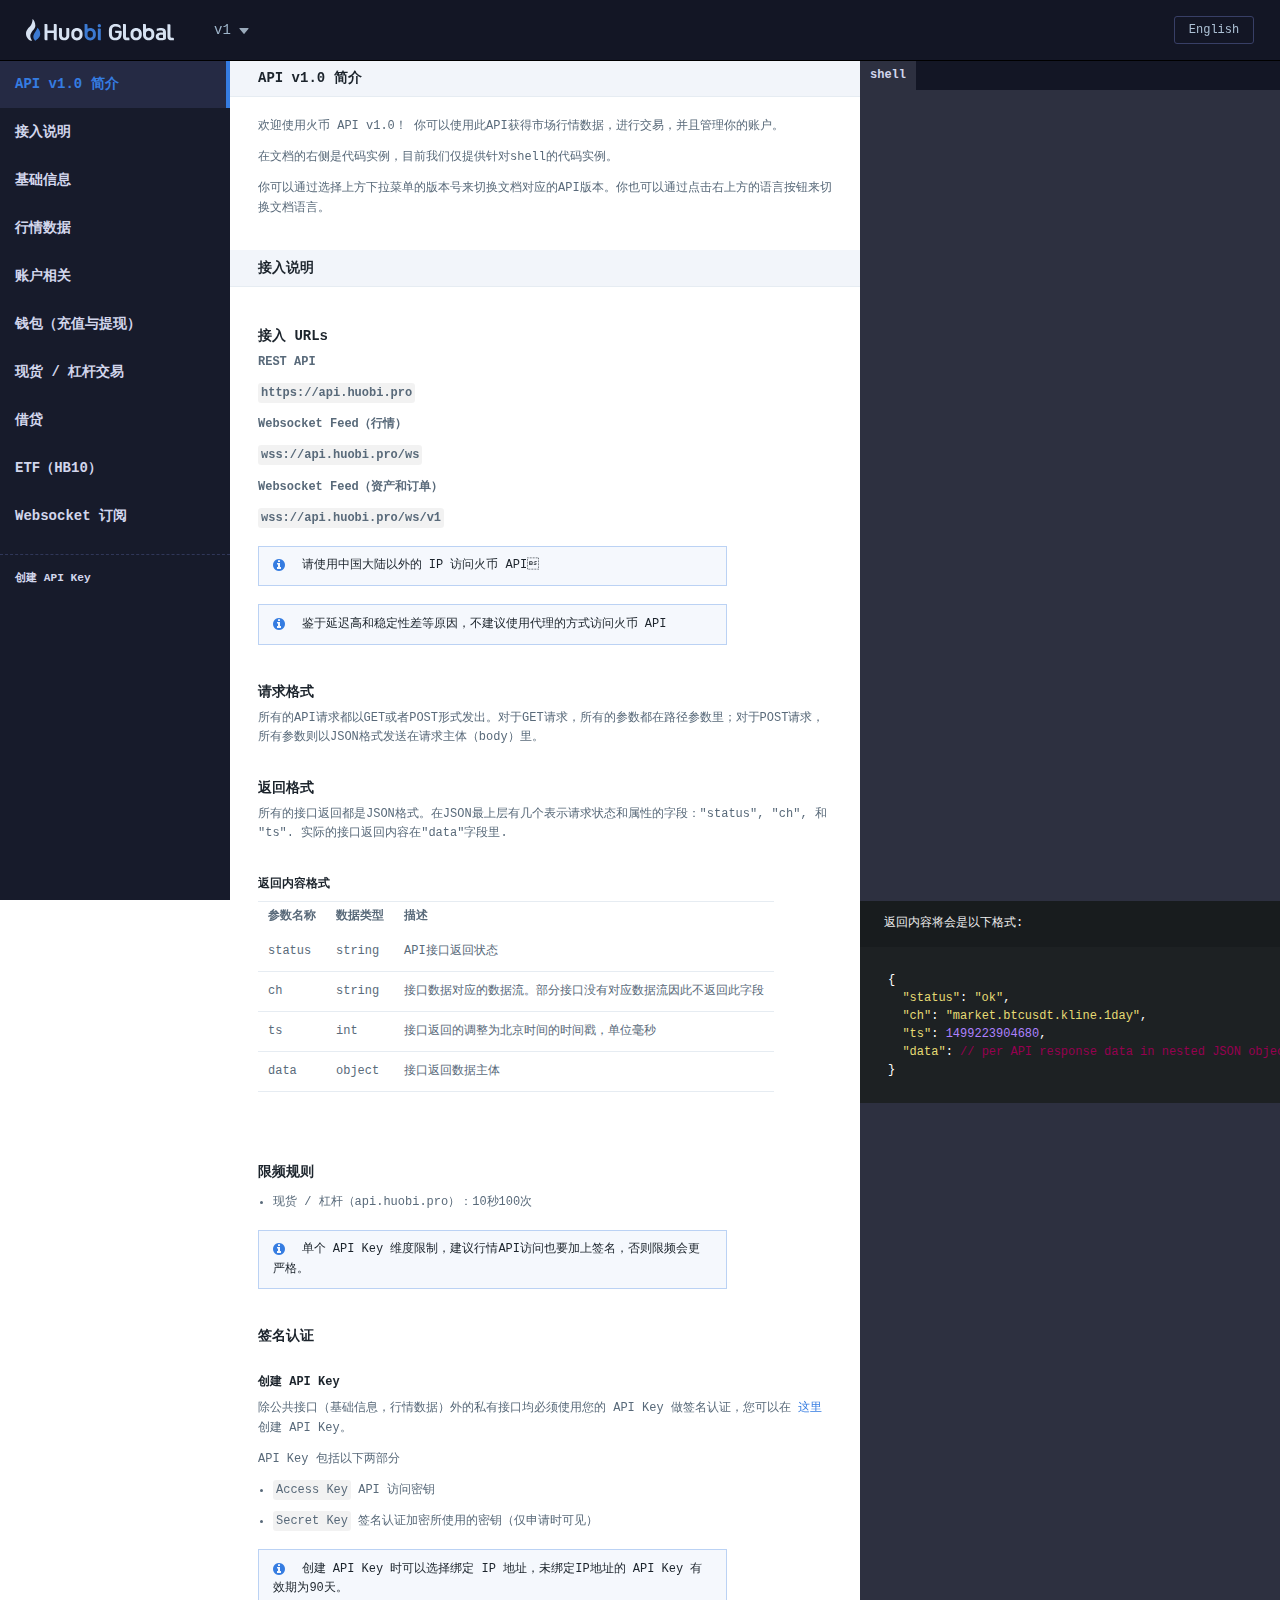
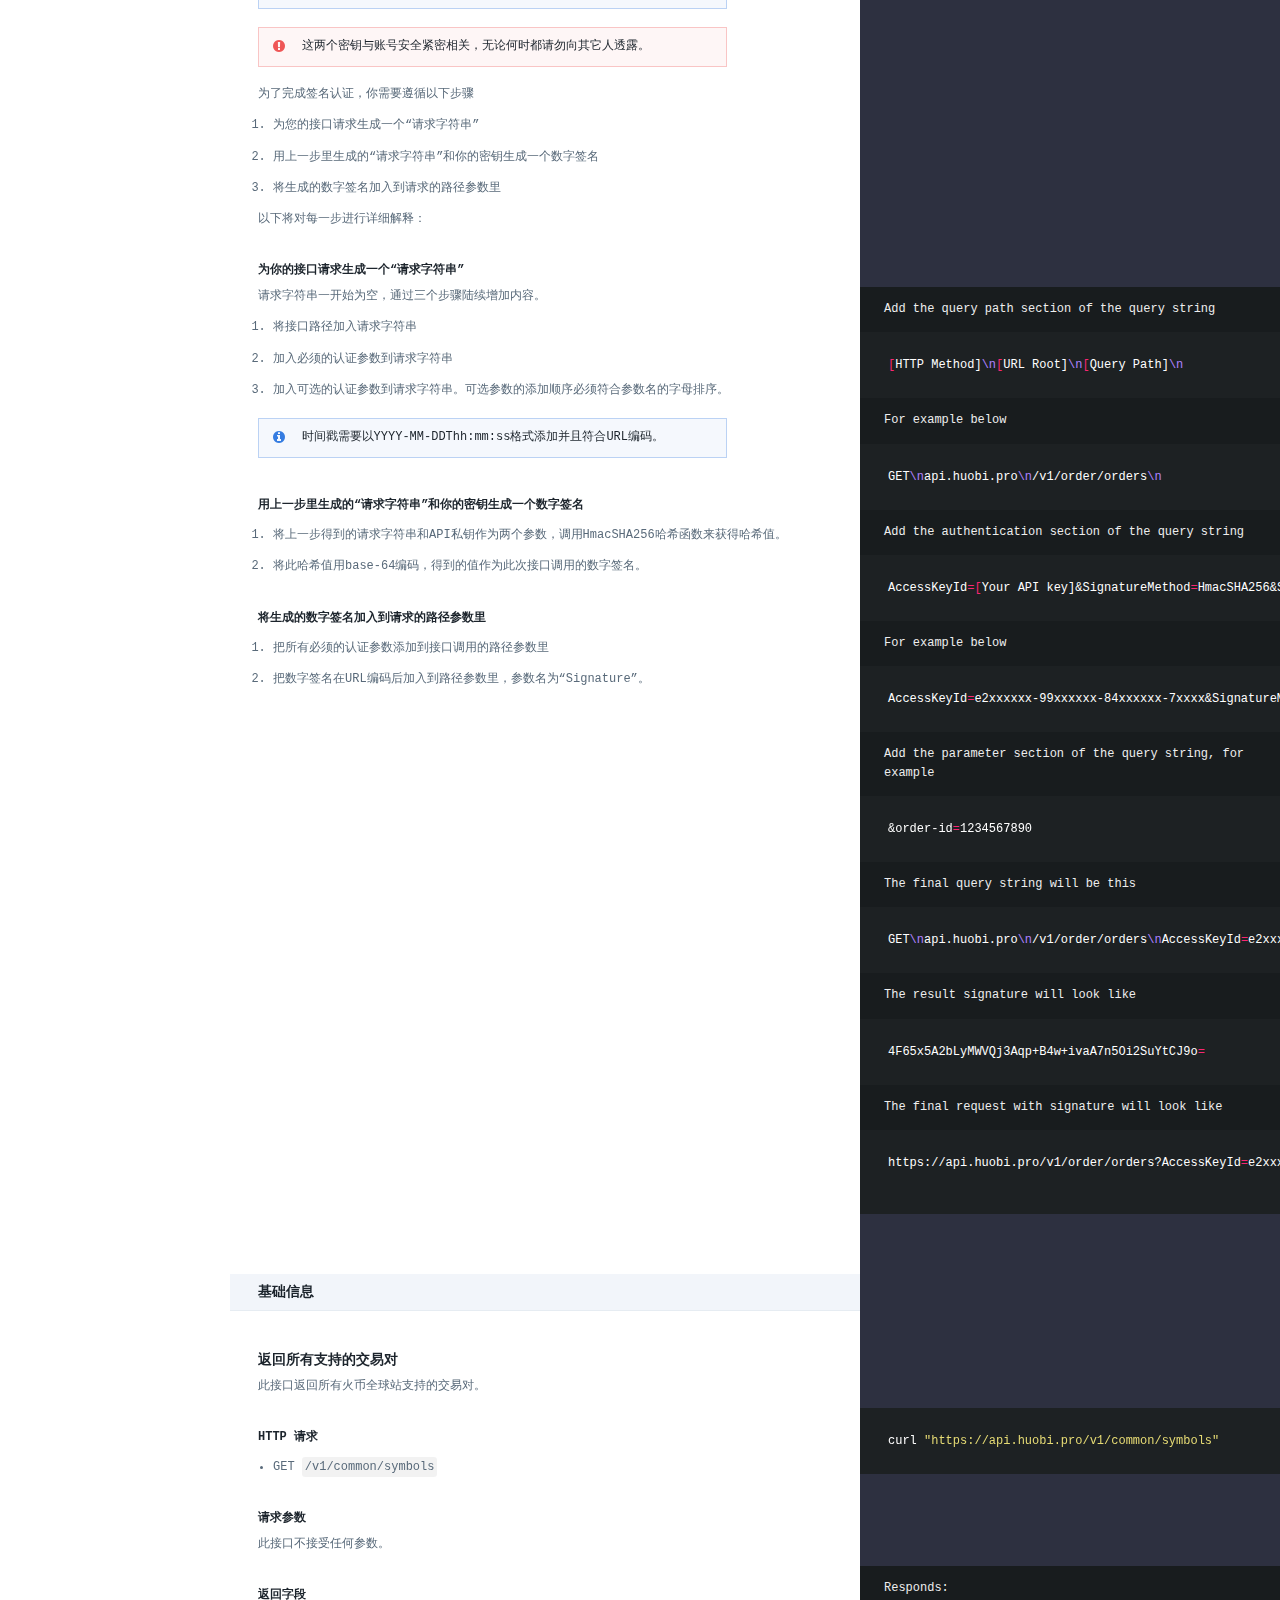
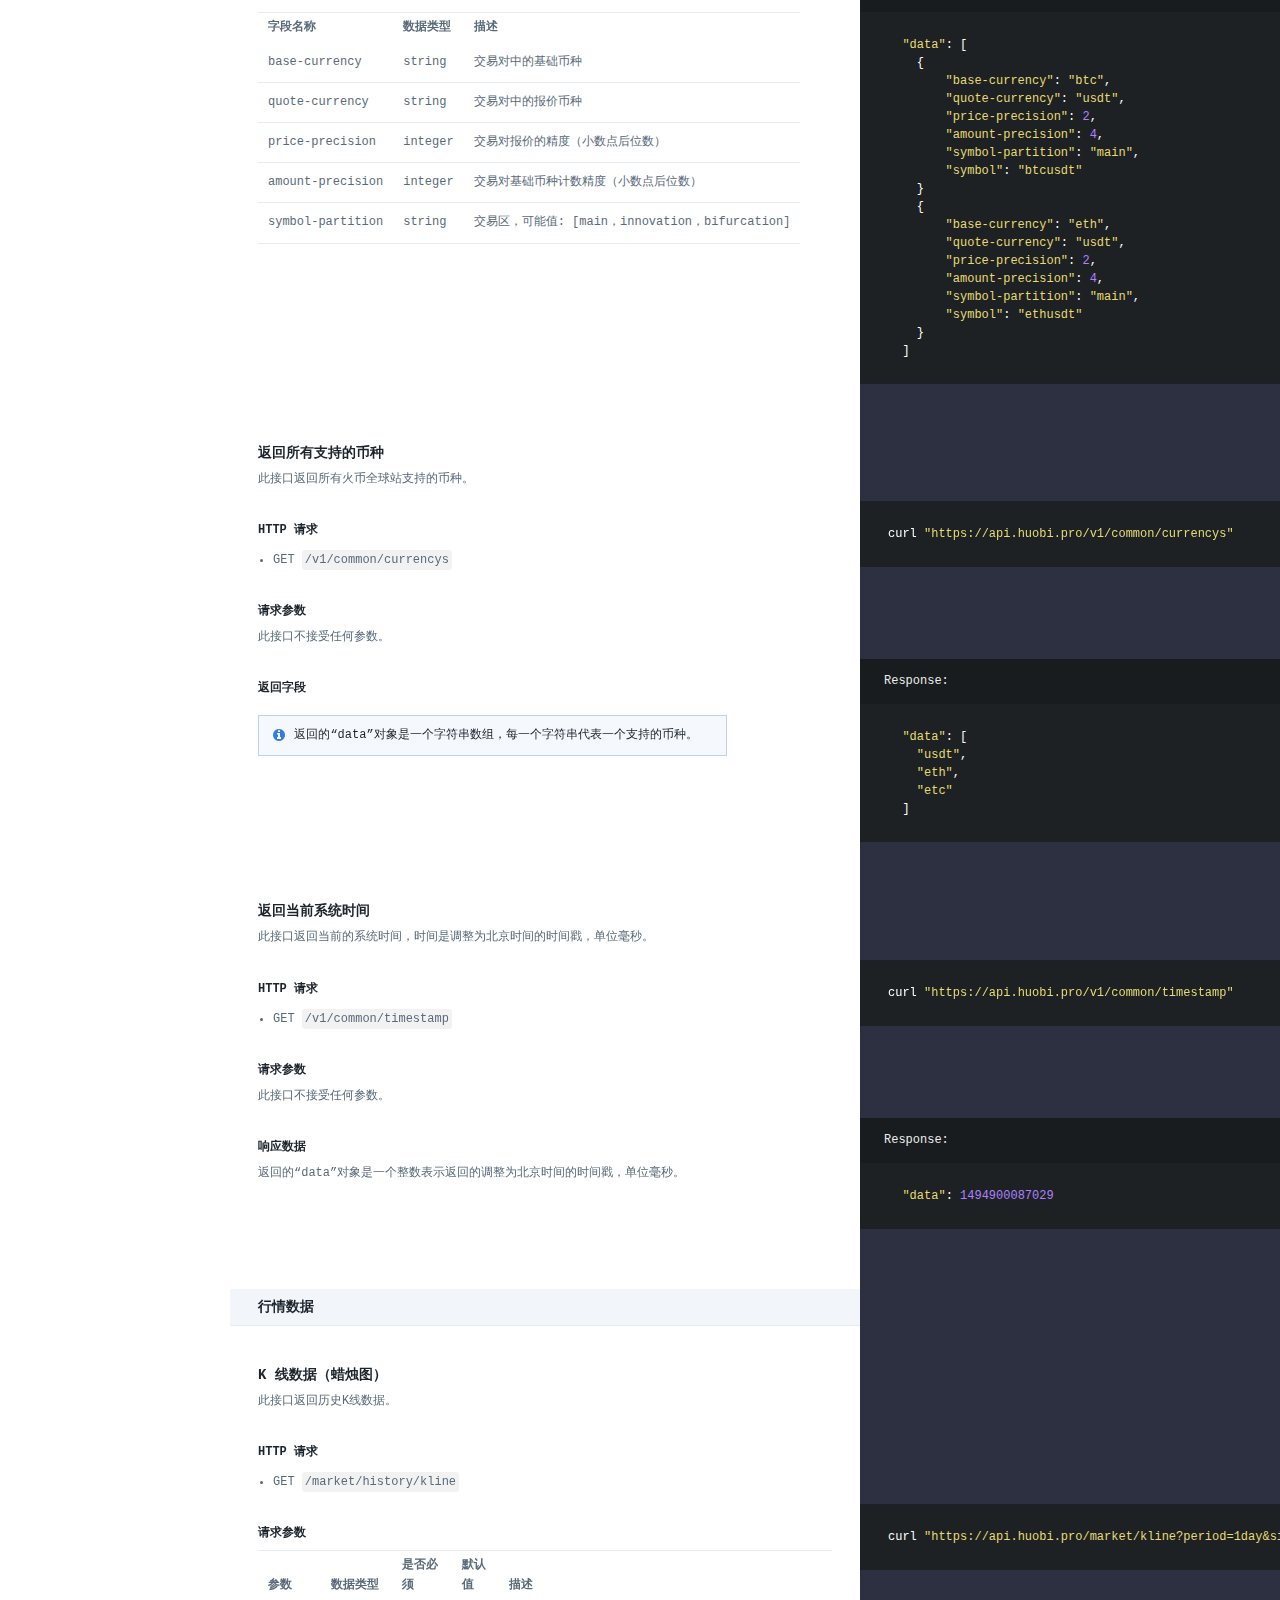
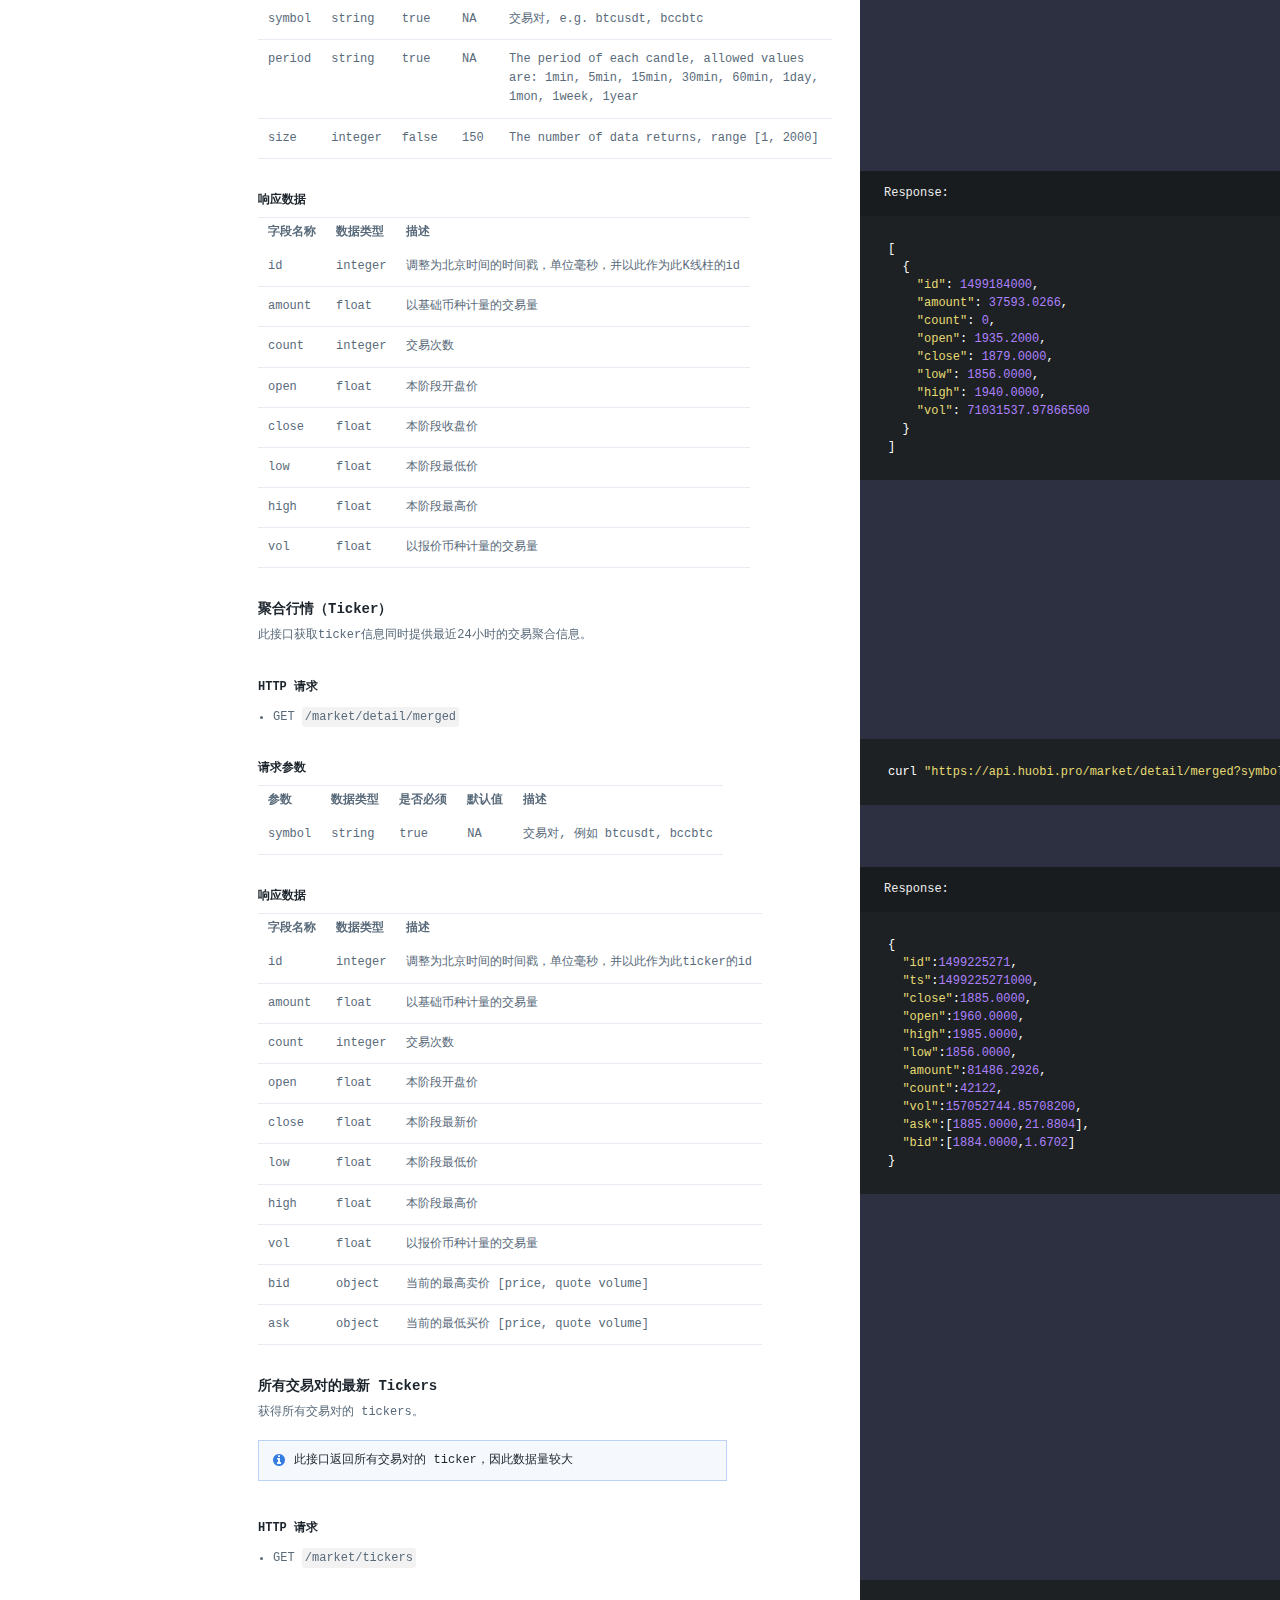
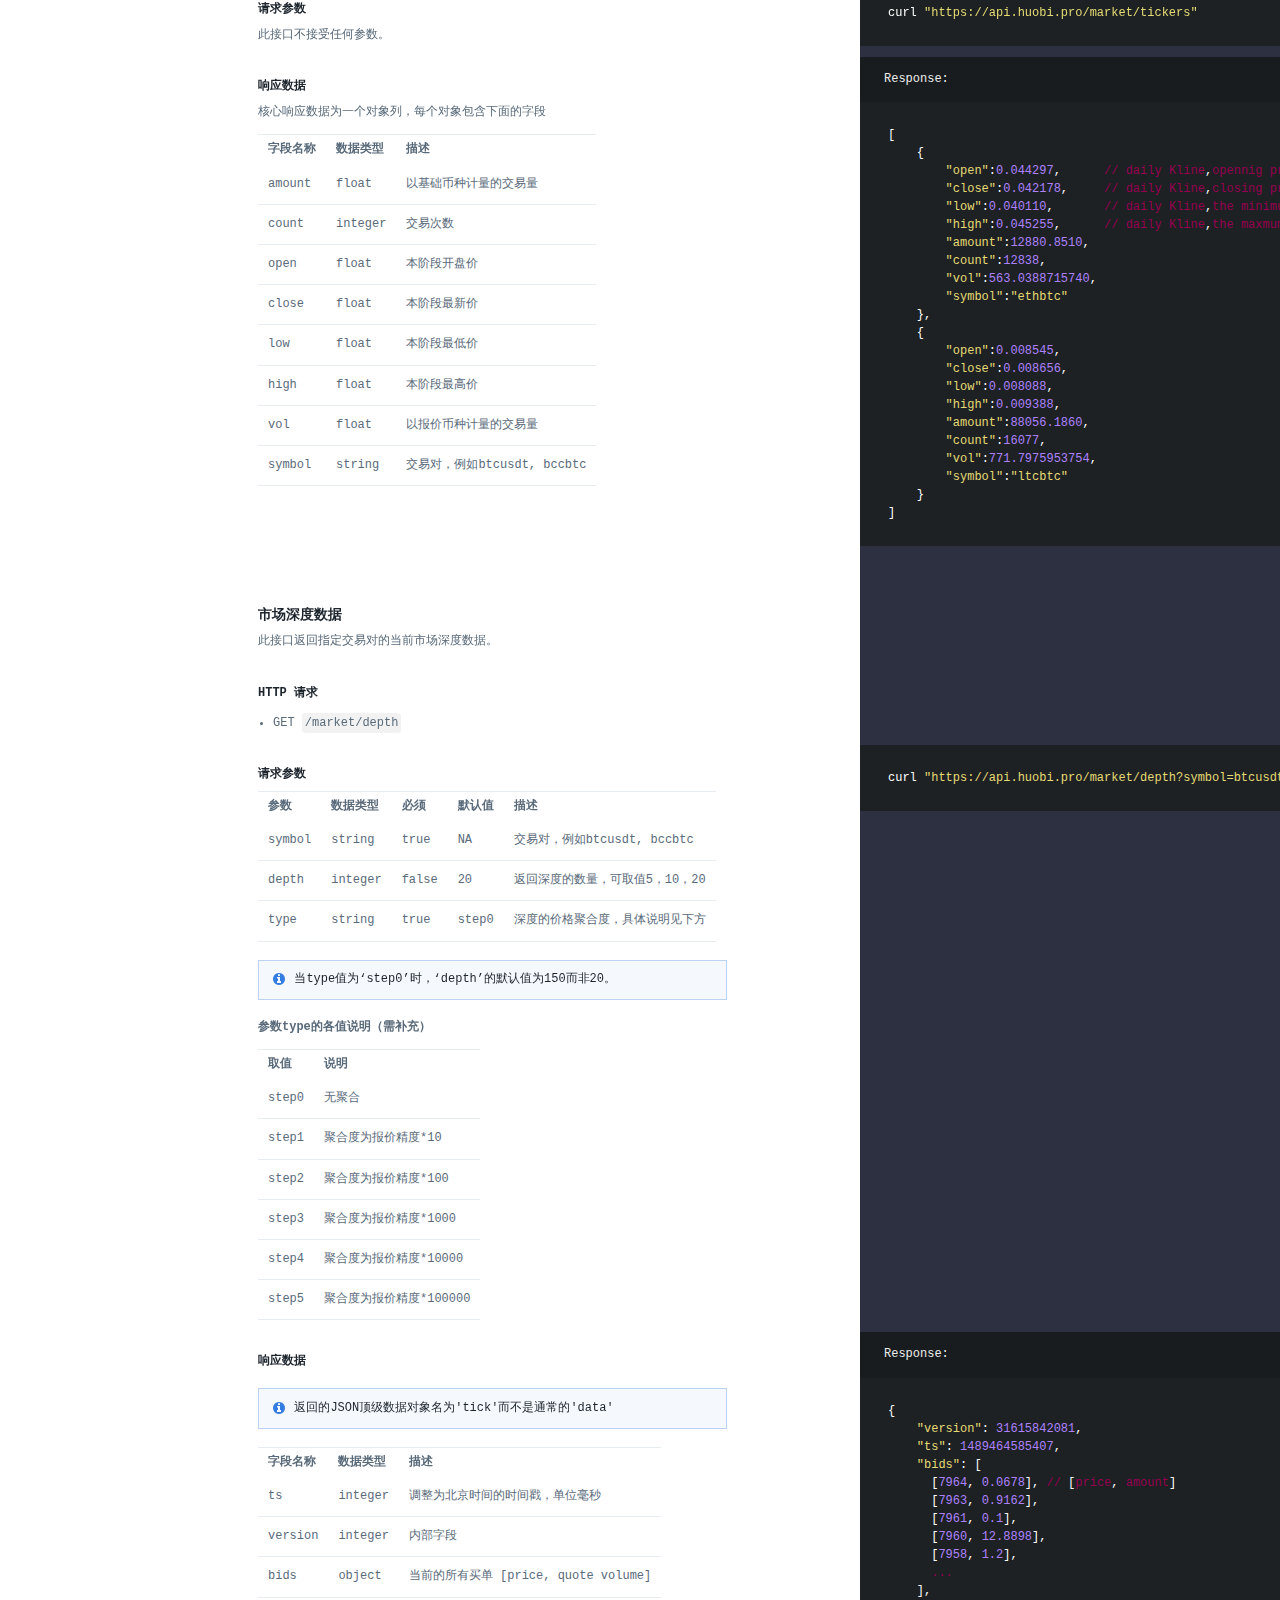
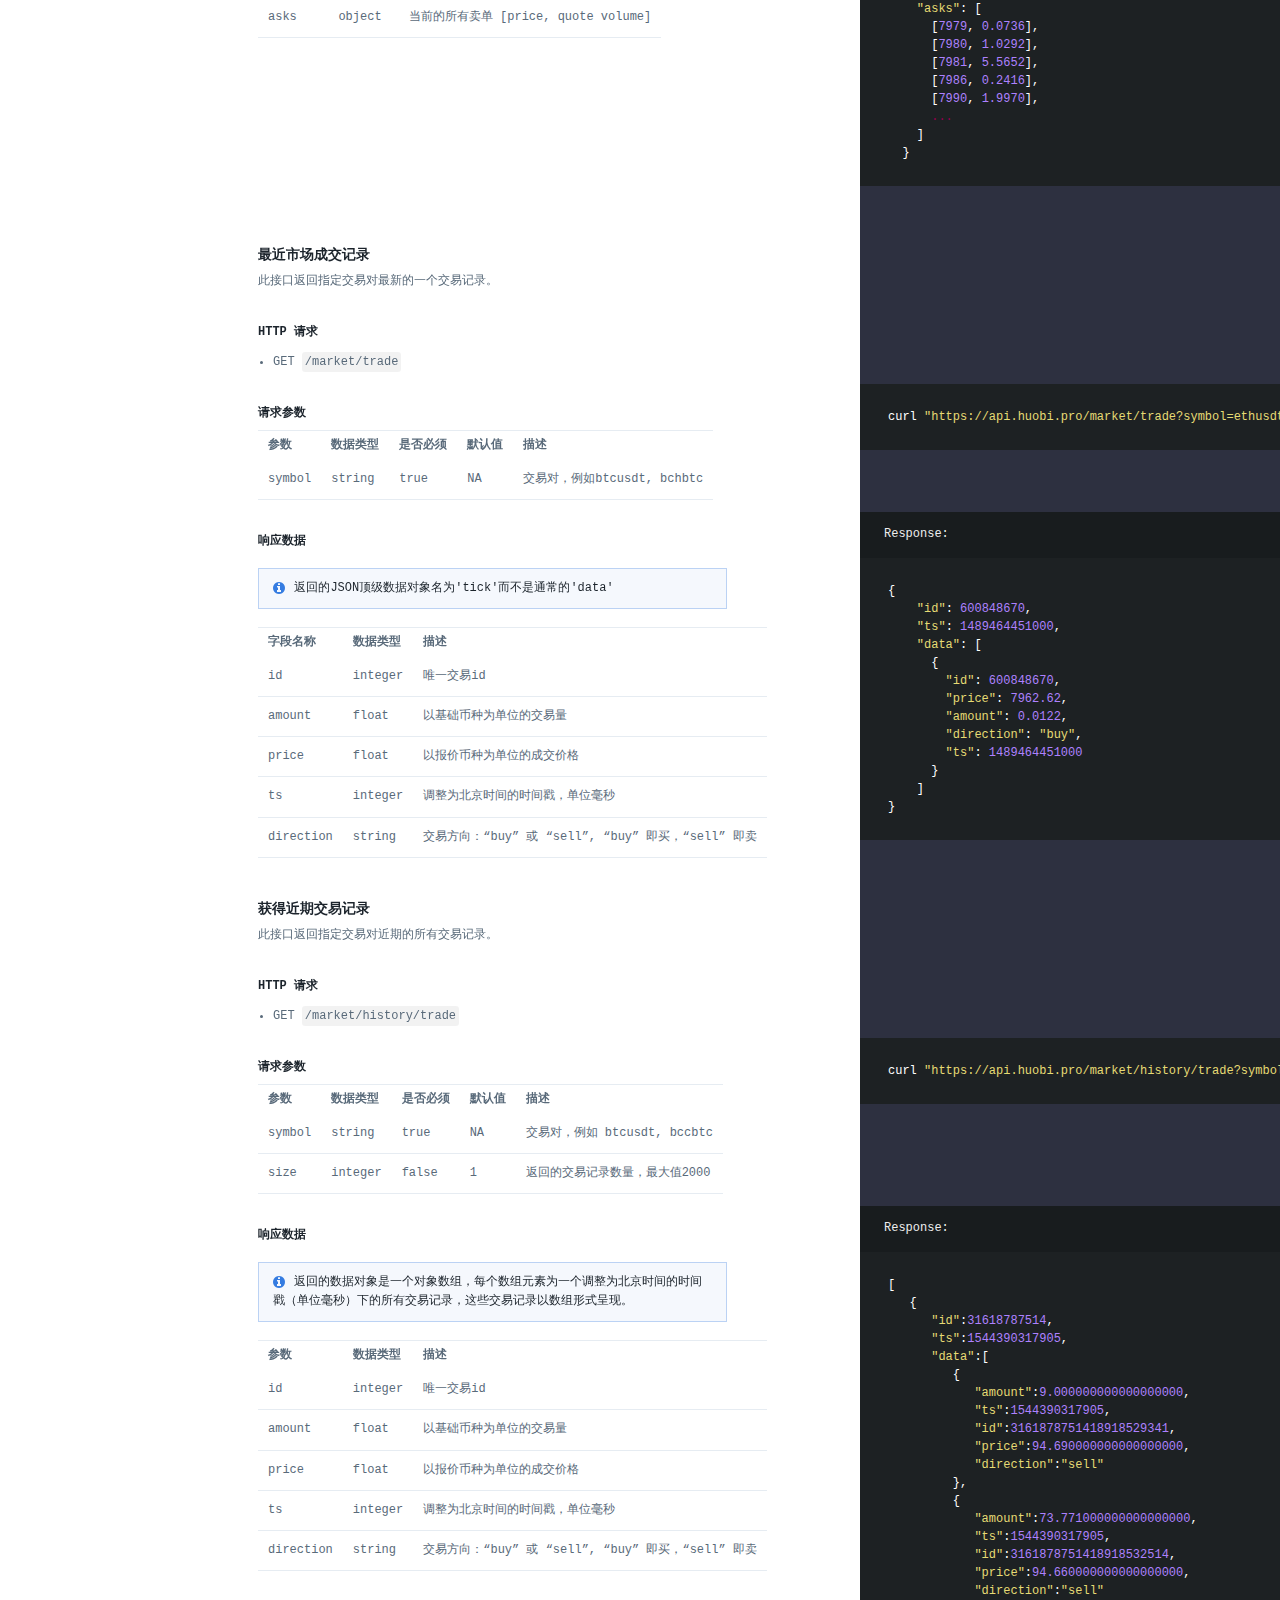
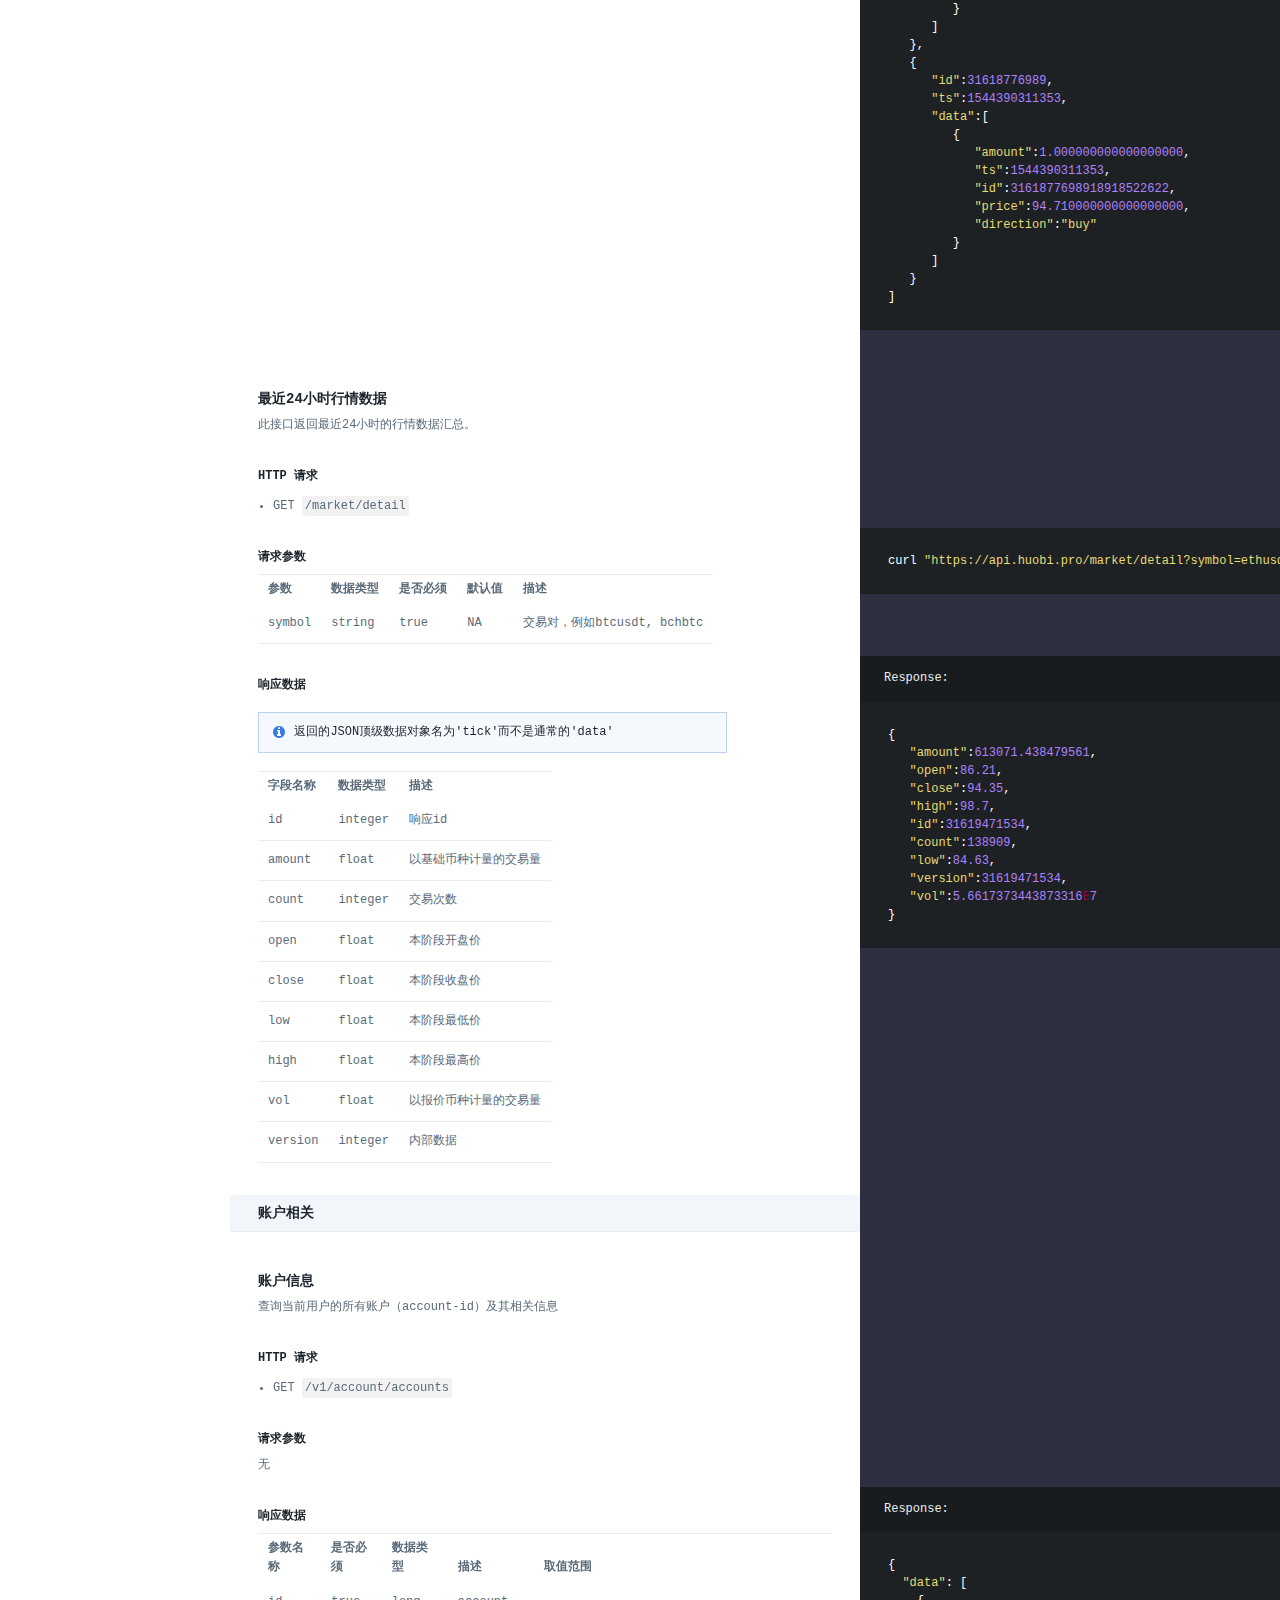
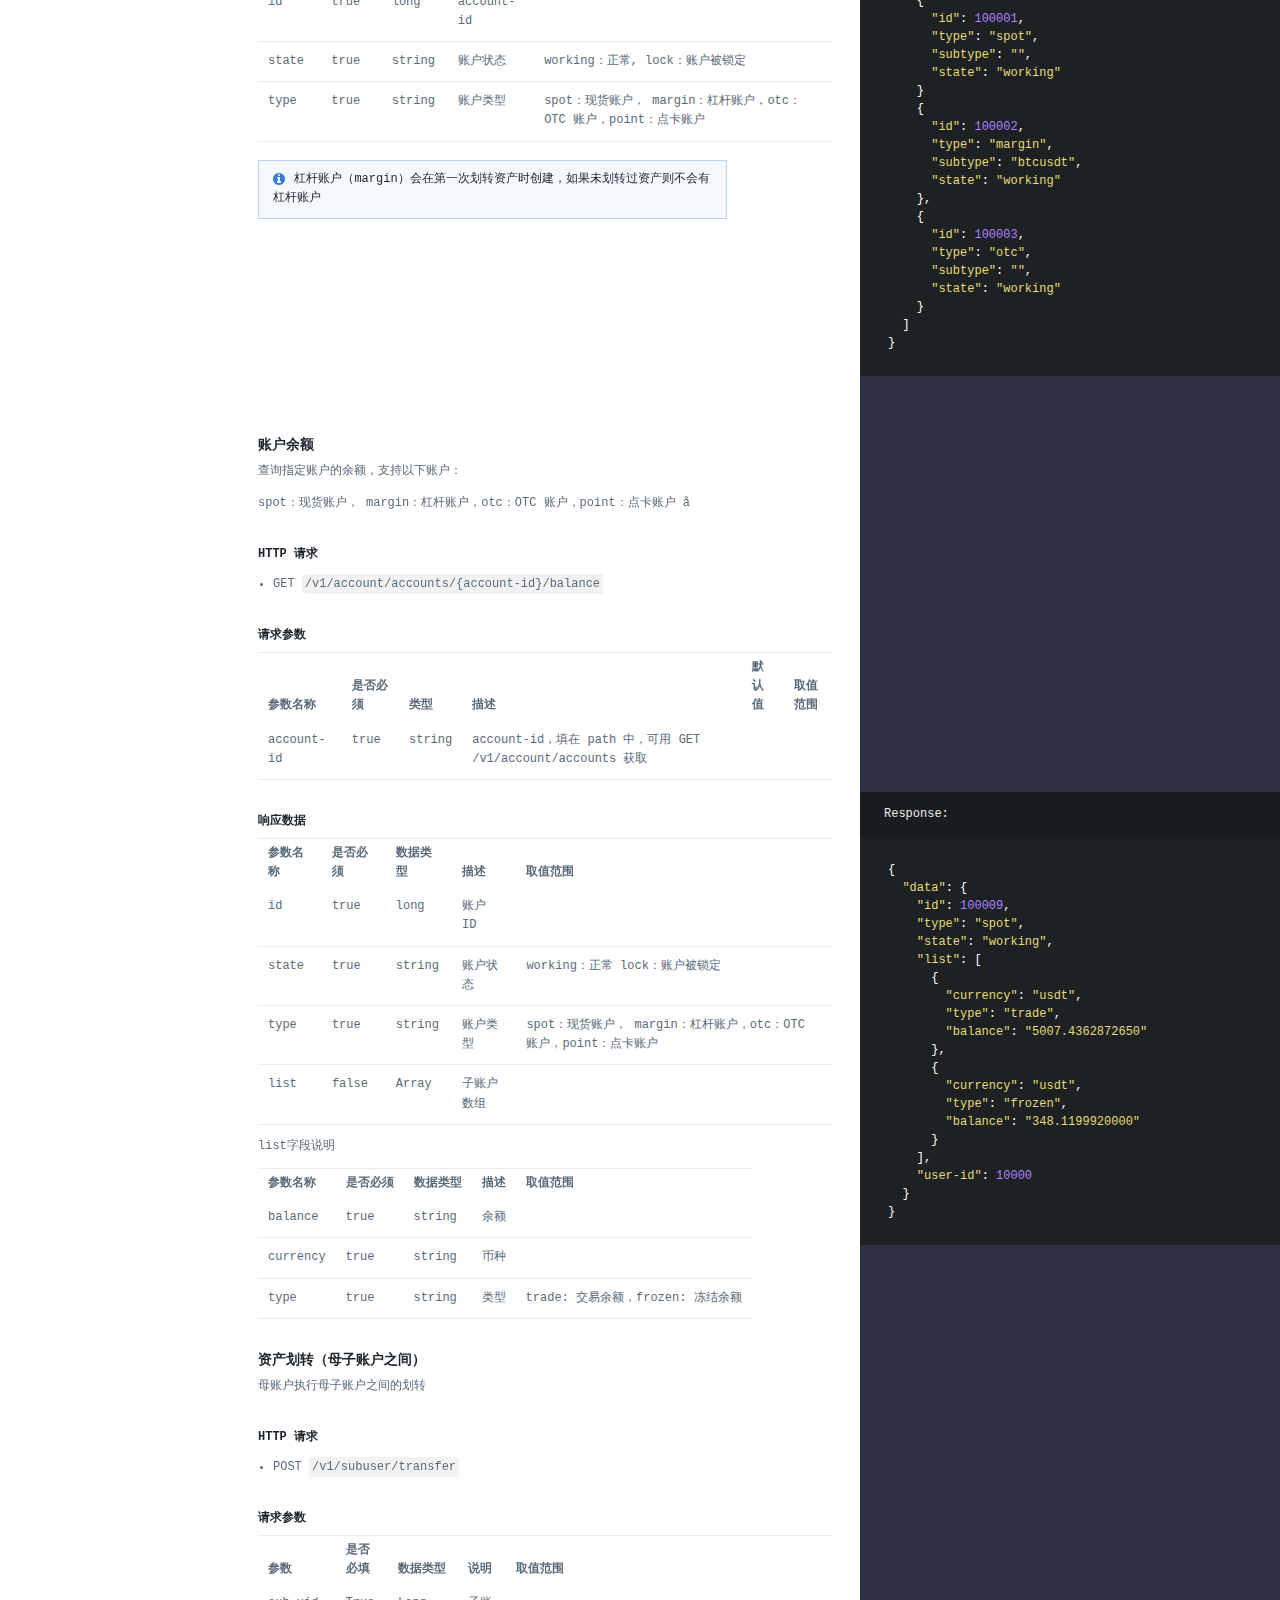
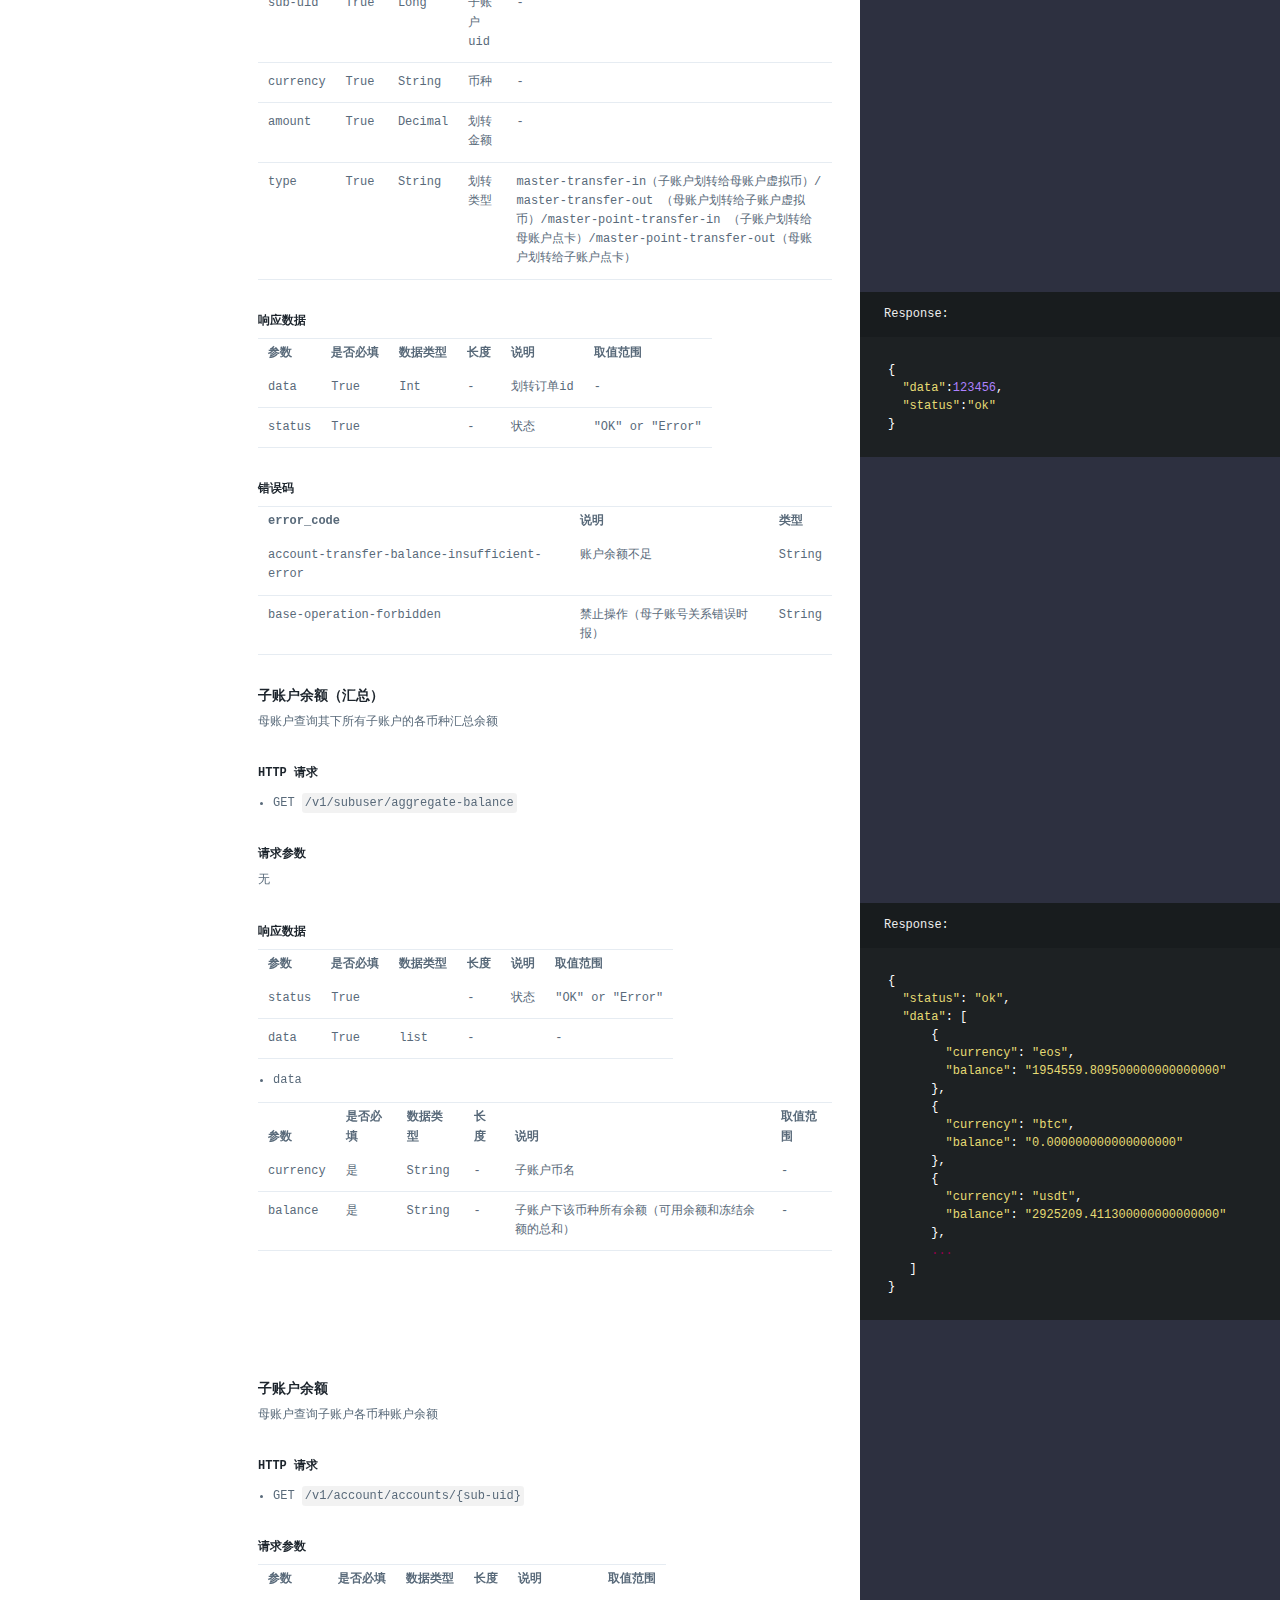
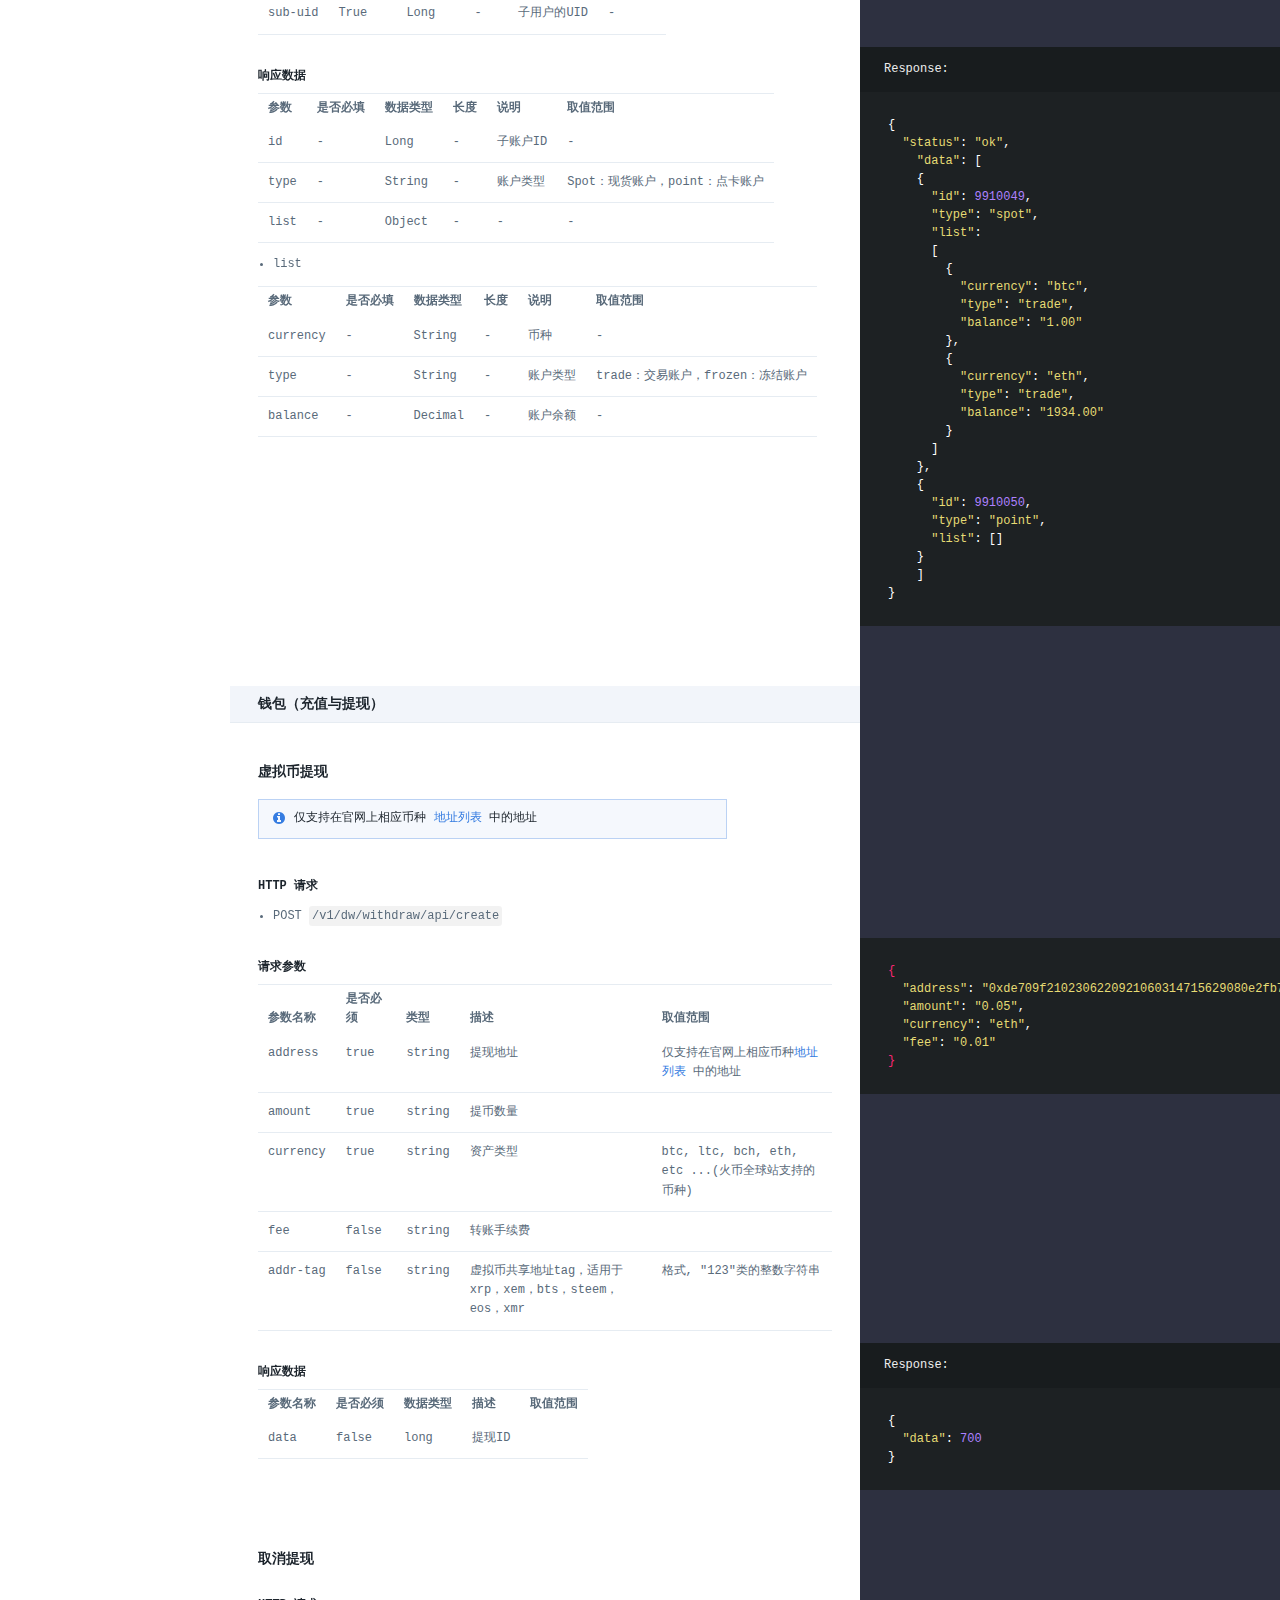
<file: v1/cn/index.html>
<!doctype html>
<html>
  <head>
    <meta charset="utf-8">
    <meta content="IE=edge,chrome=1" http-equiv="X-UA-Compatible">
    <meta name="viewport" content="width=device-width, initial-scale=1, maximum-scale=1">
    <title>火币 API 文档 v1.0</title>

    <style>
      .highlight table td { padding: 5px; }
.highlight table pre { margin: 0; }
.highlight .gh {
  color: #999999;
}
.highlight .sr {
  color: #f6aa11;
}
.highlight .go {
  color: #888888;
}
.highlight .gp {
  color: #555555;
}
.highlight .gs {
}
.highlight .gu {
  color: #aaaaaa;
}
.highlight .nb {
  color: #f6aa11;
}
.highlight .cm {
  color: #75715e;
}
.highlight .cp {
  color: #75715e;
}
.highlight .c1 {
  color: #75715e;
}
.highlight .cs {
  color: #75715e;
}
.highlight .c, .highlight .cd {
  color: #75715e;
}
.highlight .err {
  color: #960050;
}
.highlight .gr {
  color: #960050;
}
.highlight .gt {
  color: #960050;
}
.highlight .gd {
  color: #49483e;
}
.highlight .gi {
  color: #49483e;
}
.highlight .ge {
  color: #49483e;
}
.highlight .kc {
  color: #66d9ef;
}
.highlight .kd {
  color: #66d9ef;
}
.highlight .kr {
  color: #66d9ef;
}
.highlight .no {
  color: #66d9ef;
}
.highlight .kt {
  color: #66d9ef;
}
.highlight .mf {
  color: #ae81ff;
}
.highlight .mh {
  color: #ae81ff;
}
.highlight .il {
  color: #ae81ff;
}
.highlight .mi {
  color: #ae81ff;
}
.highlight .mo {
  color: #ae81ff;
}
.highlight .m, .highlight .mb, .highlight .mx {
  color: #ae81ff;
}
.highlight .sc {
  color: #ae81ff;
}
.highlight .se {
  color: #ae81ff;
}
.highlight .ss {
  color: #ae81ff;
}
.highlight .sd {
  color: #e6db74;
}
.highlight .s2 {
  color: #e6db74;
}
.highlight .sb {
  color: #e6db74;
}
.highlight .sh {
  color: #e6db74;
}
.highlight .si {
  color: #e6db74;
}
.highlight .sx {
  color: #e6db74;
}
.highlight .s1 {
  color: #e6db74;
}
.highlight .s {
  color: #e6db74;
}
.highlight .na {
  color: #a6e22e;
}
.highlight .nc {
  color: #a6e22e;
}
.highlight .nd {
  color: #a6e22e;
}
.highlight .ne {
  color: #a6e22e;
}
.highlight .nf {
  color: #a6e22e;
}
.highlight .vc {
  color: #ffffff;
}
.highlight .nn {
  color: #ffffff;
}
.highlight .nl {
  color: #ffffff;
}
.highlight .ni {
  color: #ffffff;
}
.highlight .bp {
  color: #ffffff;
}
.highlight .vg {
  color: #ffffff;
}
.highlight .vi {
  color: #ffffff;
}
.highlight .nv {
  color: #ffffff;
}
.highlight .w {
  color: #ffffff;
}
.highlight {
  color: #ffffff;
}
.highlight .n, .highlight .py, .highlight .nx {
  color: #ffffff;
}
.highlight .ow {
  color: #f92672;
}
.highlight .nt {
  color: #f92672;
}
.highlight .k, .highlight .kv {
  color: #f92672;
}
.highlight .kn {
  color: #f92672;
}
.highlight .kp {
  color: #f92672;
}
.highlight .o {
  color: #f92672;
}
    </style>
    <link href="stylesheets/screen.css" rel="stylesheet" media="screen" />
    <link href="stylesheets/print.css" rel="stylesheet" media="print" />
      <script src="javascripts/all_nosearch.js"></script>
  </head>

  <body class="index" data-languages="[&quot;shell&quot;]">
    <a href="#" id="nav-button">
      <span>
        <img src="images/navbar.png" alt="Navbar" />
      </span>
    </a>
    <header>
      <div class="flex_box">
        <img src="images/logo.svg" class="logo" alt="Logo" />
        <div class="nav_box">
          <span class="nav_cell">
            <a href="javascript:;" class="nav_first">v1<i class="icon_nav"></i></a>
            <ul class="nav_ul">
              <li>
                <a href="/slate/v1/en/" id="v1_url">v1</a>
              </li>
              <li>
                <a href="/slate/v2/en/" id="v2_url">v2</a>
              </li>
            </ul>
          </span>
        </div>
      </div>
      <a href="/slate/v1/cn/" class="lang" id="lang_box">简体中文</a>
    </header>
    <div class="toc-wrapper">
        <div class="lang-selector">
              <a href="#" data-language-name="shell">shell</a>
        </div>
      <ul id="toc" class="toc-list-h1">
          <li>
            <a href="#api-v1-0" class="toc-h1 toc-link" data-title="API v1.0 简介">API v1.0 简介</a>
          </li>
          <li>
            <a href="#2d07d50c97" class="toc-h1 toc-link" data-title="接入说明">接入说明</a>
              <ul class="toc-list-h2">
                  <li>
                    <a href="#urls" class="toc-h2 toc-link" data-title="接入 URLs">接入 URLs</a>
                  </li>
                  <li>
                    <a href="#21d67c3c4c" class="toc-h2 toc-link" data-title="请求格式">请求格式</a>
                  </li>
                  <li>
                    <a href="#dac673286f" class="toc-h2 toc-link" data-title="返回格式">返回格式</a>
                  </li>
                  <li>
                    <a href="#c1fd2fc5ac" class="toc-h2 toc-link" data-title="限频规则">限频规则</a>
                  </li>
                  <li>
                    <a href="#c64cd15fdc" class="toc-h2 toc-link" data-title="签名认证">签名认证</a>
                  </li>
              </ul>
          </li>
          <li>
            <a href="#41654e0268" class="toc-h1 toc-link" data-title="基础信息">基础信息</a>
              <ul class="toc-list-h2">
                  <li>
                    <a href="#b60dd9cffd" class="toc-h2 toc-link" data-title="返回所有支持的交易对">返回所有支持的交易对</a>
                  </li>
                  <li>
                    <a href="#56e5edc6a1" class="toc-h2 toc-link" data-title="返回所有支持的币种">返回所有支持的币种</a>
                  </li>
                  <li>
                    <a href="#5113d0e5ad" class="toc-h2 toc-link" data-title="返回当前系统时间">返回当前系统时间</a>
                  </li>
              </ul>
          </li>
          <li>
            <a href="#d9d514d202" class="toc-h1 toc-link" data-title="行情数据">行情数据</a>
              <ul class="toc-list-h2">
                  <li>
                    <a href="#k" class="toc-h2 toc-link" data-title="K 线数据（蜡烛图）">K 线数据（蜡烛图）</a>
                  </li>
                  <li>
                    <a href="#ticker" class="toc-h2 toc-link" data-title="聚合行情（Ticker）">聚合行情（Ticker）</a>
                  </li>
                  <li>
                    <a href="#tickers" class="toc-h2 toc-link" data-title="所有交易对的最新 Tickers">所有交易对的最新 Tickers</a>
                  </li>
                  <li>
                    <a href="#0f7bd4961a" class="toc-h2 toc-link" data-title="市场深度数据">市场深度数据</a>
                  </li>
                  <li>
                    <a href="#a7fb7754d7" class="toc-h2 toc-link" data-title="最近市场成交记录">最近市场成交记录</a>
                  </li>
                  <li>
                    <a href="#5583b4ac64" class="toc-h2 toc-link" data-title="获得近期交易记录">获得近期交易记录</a>
                  </li>
                  <li>
                    <a href="#24" class="toc-h2 toc-link" data-title="最近24小时行情数据">最近24小时行情数据</a>
                  </li>
              </ul>
          </li>
          <li>
            <a href="#2a0d0be224" class="toc-h1 toc-link" data-title="账户相关">账户相关</a>
              <ul class="toc-list-h2">
                  <li>
                    <a href="#bd9157656f" class="toc-h2 toc-link" data-title="账户信息">账户信息</a>
                  </li>
                  <li>
                    <a href="#870c0ab88b" class="toc-h2 toc-link" data-title="账户余额">账户余额</a>
                  </li>
                  <li>
                    <a href="#bb4e9682b5" class="toc-h2 toc-link" data-title="资产划转（母子账户之间）">资产划转（母子账户之间）</a>
                  </li>
                  <li>
                    <a href="#7ae6f46f99" class="toc-h2 toc-link" data-title="子账户余额（汇总）">子账户余额（汇总）</a>
                  </li>
                  <li>
                    <a href="#ead729be21" class="toc-h2 toc-link" data-title="子账户余额">子账户余额</a>
                  </li>
              </ul>
          </li>
          <li>
            <a href="#e0d7f450bc" class="toc-h1 toc-link" data-title="钱包（充值与提现）">钱包（充值与提现）</a>
              <ul class="toc-list-h2">
                  <li>
                    <a href="#ba9b2e88fe" class="toc-h2 toc-link" data-title="虚拟币提现">虚拟币提现</a>
                  </li>
                  <li>
                    <a href="#c9d941b159" class="toc-h2 toc-link" data-title="取消提现">取消提现</a>
                  </li>
                  <li>
                    <a href="#d3612d98d4" class="toc-h2 toc-link" data-title="充提记录">充提记录</a>
                  </li>
              </ul>
          </li>
          <li>
            <a href="#4832b46474" class="toc-h1 toc-link" data-title="现货 / 杠杆交易">现货 / 杠杆交易</a>
              <ul class="toc-list-h2">
                  <li>
                    <a href="#fd6ce2a756" class="toc-h2 toc-link" data-title="下单">下单</a>
                  </li>
                  <li>
                    <a href="#4e53c0fccd" class="toc-h2 toc-link" data-title="撤销订单">撤销订单</a>
                  </li>
                  <li>
                    <a href="#95f2078356" class="toc-h2 toc-link" data-title="查询当前未成交订单">查询当前未成交订单</a>
                  </li>
                  <li>
                    <a href="#open-orders" class="toc-h2 toc-link" data-title="批量撤销订单（open orders）">批量撤销订单（open orders）</a>
                  </li>
                  <li>
                    <a href="#ad00632ed5" class="toc-h2 toc-link" data-title="批量撤销订单">批量撤销订单</a>
                  </li>
                  <li>
                    <a href="#92d59b6aad" class="toc-h2 toc-link" data-title="查询订单详情">查询订单详情</a>
                  </li>
                  <li>
                    <a href="#56c6c47284" class="toc-h2 toc-link" data-title="成交明细">成交明细</a>
                  </li>
                  <li>
                    <a href="#d72a5b49e7" class="toc-h2 toc-link" data-title="搜索历史订单">搜索历史订单</a>
                  </li>
                  <li>
                    <a href="#0fa6055598" class="toc-h2 toc-link" data-title="当前和历史成交">当前和历史成交</a>
                  </li>
              </ul>
          </li>
          <li>
            <a href="#176a7a1019" class="toc-h1 toc-link" data-title="借贷">借贷</a>
              <ul class="toc-list-h2">
                  <li>
                    <a href="#0d3c2e7382" class="toc-h2 toc-link" data-title="资产划转">资产划转</a>
                  </li>
                  <li>
                    <a href="#48cca1ce88" class="toc-h2 toc-link" data-title="申请借贷">申请借贷</a>
                  </li>
                  <li>
                    <a href="#48aa7c8199" class="toc-h2 toc-link" data-title="归还借贷">归还借贷</a>
                  </li>
                  <li>
                    <a href="#e52396720a" class="toc-h2 toc-link" data-title="查询借贷订单">查询借贷订单</a>
                  </li>
                  <li>
                    <a href="#6e79ba8e80" class="toc-h2 toc-link" data-title="借贷账户详情">借贷账户详情</a>
                  </li>
              </ul>
          </li>
          <li>
            <a href="#etf-hb10" class="toc-h1 toc-link" data-title="ETF（HB10）">ETF（HB10）</a>
              <ul class="toc-list-h2">
                  <li>
                    <a href="#b122f813d5" class="toc-h2 toc-link" data-title="基本信息">基本信息</a>
                  </li>
                  <li>
                    <a href="#9a1fc4aa33" class="toc-h2 toc-link" data-title="换入换出">换入换出</a>
                  </li>
                  <li>
                    <a href="#6fcdba1f71" class="toc-h2 toc-link" data-title="操作记录">操作记录</a>
                  </li>
                  <li>
                    <a href="#etf" class="toc-h2 toc-link" data-title="ETF净值">ETF净值</a>
                  </li>
              </ul>
          </li>
          <li>
            <a href="#websocket" class="toc-h1 toc-link" data-title="Websocket 订阅">Websocket 订阅</a>
          </li>
      </ul>
        <ul class="toc-footer">
            <li><a href='https://www.hbg.com/API Key/'>创建 API Key </a></li>
        </ul>
    </div>
    <div class="page-wrapper">
      <div class="dark-box"></div>
      <div class="content">
        <h1 id='api-v1-0'>API v1.0 简介</h1>
<p>欢迎使用火币 API v1.0！ 你可以使用此API获得市场行情数据，进行交易，并且管理你的账户。</p>

<p>在文档的右侧是代码实例，目前我们仅提供针对shell的代码实例。</p>

<p>你可以通过选择上方下拉菜单的版本号来切换文档对应的API版本。你也可以通过点击右上方的语言按钮来切换文档语言。</p>
<h1 id='2d07d50c97'>接入说明</h1><h2 id='urls'>接入 URLs</h2>
<p><strong>REST API</strong></p>

<p><strong><code>https://api.huobi.pro</code></strong></p>

<p><strong>Websocket Feed（行情）</strong></p>

<p><strong><code>wss://api.huobi.pro/ws</code></strong></p>

<p><strong>Websocket Feed（资产和订单）</strong></p>

<p><strong><code>wss://api.huobi.pro/ws/v1</code></strong></p>

<aside class="notice">
请使用中国大陆以外的 IP 访问火币 API
</aside>

<aside class="notice">
鉴于延迟高和稳定性差等原因，不建议使用代理的方式访问火币 API
</aside>
<h2 id='21d67c3c4c'>请求格式</h2>
<p>所有的API请求都以GET或者POST形式发出。对于GET请求，所有的参数都在路径参数里；对于POST请求，所有参数则以JSON格式发送在请求主体（body）里。</p>
<h2 id='dac673286f'>返回格式</h2>
<p>所有的接口返回都是JSON格式。在JSON最上层有几个表示请求状态和属性的字段：&quot;status&quot;, &quot;ch&quot;, 和 &quot;ts&quot;. 实际的接口返回内容在&quot;data&quot;字段里.</p>
<h3 id='d9618612cd'>返回内容格式</h3>
<blockquote>
<p>返回内容将会是以下格式:</p>
</blockquote>
<pre class="highlight json tab-json"><code><span class="p">{</span><span class="w">
  </span><span class="s2">"status"</span><span class="p">:</span><span class="w"> </span><span class="s2">"ok"</span><span class="p">,</span><span class="w">
  </span><span class="s2">"ch"</span><span class="p">:</span><span class="w"> </span><span class="s2">"market.btcusdt.kline.1day"</span><span class="p">,</span><span class="w">
  </span><span class="s2">"ts"</span><span class="p">:</span><span class="w"> </span><span class="mi">1499223904680</span><span class="p">,</span><span class="w">
  </span><span class="s2">"data"</span><span class="p">:</span><span class="w"> </span><span class="err">//</span><span class="w"> </span><span class="err">per</span><span class="w"> </span><span class="err">API</span><span class="w"> </span><span class="err">response</span><span class="w"> </span><span class="err">data</span><span class="w"> </span><span class="err">in</span><span class="w"> </span><span class="err">nested</span><span class="w"> </span><span class="err">JSON</span><span class="w"> </span><span class="err">object</span><span class="w">
</span><span class="p">}</span><span class="w">
</span></code></pre>
<table><thead>
<tr>
<th>参数名称</th>
<th>数据类型</th>
<th>描述</th>
</tr>
</thead><tbody>
<tr>
<td>status</td>
<td>string</td>
<td>API接口返回状态</td>
</tr>
<tr>
<td>ch</td>
<td>string</td>
<td>接口数据对应的数据流。部分接口没有对应数据流因此不返回此字段</td>
</tr>
<tr>
<td>ts</td>
<td>int</td>
<td>接口返回的调整为北京时间的时间戳，单位毫秒</td>
</tr>
<tr>
<td>data</td>
<td>object</td>
<td>接口返回数据主体</td>
</tr>
</tbody></table>
<h2 id='c1fd2fc5ac'>限频规则</h2>
<ul>
<li>现货 / 杠杆（api.huobi.pro）：10秒100次</li>
</ul>

<aside class="notice">
单个 API Key 维度限制，建议行情API访问也要加上签名，否则限频会更严格。
</aside>
<h2 id='c64cd15fdc'>签名认证</h2><h3 id='api-key'>创建 API Key</h3>
<p>除公共接口（基础信息，行情数据）外的私有接口均必须使用您的 API Key 做签名认证，您可以在 <a href='https://www.hbg.com/apikey/'>这里 </a> 创建 API Key。</p>

<p>API Key 包括以下两部分</p>

<ul>
<li><p><code>Access Key</code>  API 访问密钥</p></li>
<li><p><code>Secret Key</code>  签名认证加密所使用的密钥（仅申请时可见）</p></li>
</ul>

<aside class="notice">
创建 API Key 时可以选择绑定 IP 地址，未绑定IP地址的 API Key 有效期为90天。
</aside>

<aside class="warning">
这两个密钥与账号安全紧密相关，无论何时都请勿向其它人透露。
</aside>

<p>为了完成签名认证，你需要遵循以下步骤</p>

<ol>
<li><p>为您的接口请求生成一个“请求字符串”</p></li>
<li><p>用上一步里生成的“请求字符串”和你的密钥生成一个数字签名</p></li>
<li><p>将生成的数字签名加入到请求的路径参数里</p></li>
</ol>

<p>以下将对每一步进行详细解释：</p>
<h3 id='bd1dd195b6'>为你的接口请求生成一个“请求字符串”</h3>
<blockquote>
<p>Add the query path section of the query string</p>
</blockquote>
<pre class="highlight shell tab-shell"><code><span class="o">[</span>HTTP Method]<span class="se">\n</span><span class="o">[</span>URL Root]<span class="se">\n</span><span class="o">[</span>Query Path]<span class="se">\n</span>
</code></pre>
<blockquote>
<p>For example below</p>
</blockquote>
<pre class="highlight shell tab-shell"><code>GET<span class="se">\n</span>api.huobi.pro<span class="se">\n</span>/v1/order/orders<span class="se">\n</span>
</code></pre>
<blockquote>
<p>Add the authentication section of the query string</p>
</blockquote>
<pre class="highlight shell tab-shell"><code><span class="nv">AccessKeyId</span><span class="o">=[</span>Your API key]&amp;SignatureMethod<span class="o">=</span>HmacSHA256&amp;SignatureVersion<span class="o">=</span>2&amp;Timestamp<span class="o">=[</span>Your Request Timestamp]
</code></pre>
<blockquote>
<p>For example below</p>
</blockquote>
<pre class="highlight shell tab-shell"><code><span class="nv">AccessKeyId</span><span class="o">=</span>e2xxxxxx-99xxxxxx-84xxxxxx-7xxxx&amp;SignatureMethod<span class="o">=</span>HmacSHA256&amp;SignatureVersion<span class="o">=</span>2&amp;Timestamp<span class="o">=</span>2017-05-11T15%3A19%3A30
</code></pre>
<blockquote>
<p>Add the parameter section of the query string, for example</p>
</blockquote>
<pre class="highlight shell tab-shell"><code>&amp;order-id<span class="o">=</span>1234567890
</code></pre>
<blockquote>
<p>The final query string will be this</p>
</blockquote>
<pre class="highlight shell tab-shell"><code>GET<span class="se">\n</span>api.huobi.pro<span class="se">\n</span>/v1/order/orders<span class="se">\n</span><span class="nv">AccessKeyId</span><span class="o">=</span>e2xxxxxx-99xxxxxx-84xxxxxx-7xxxx&amp;SignatureMethod<span class="o">=</span>HmacSHA256&amp;SignatureVersion<span class="o">=</span>2&amp;Timestamp<span class="o">=</span>2017-05-11T15%3A19%3A30&amp;order-id<span class="o">=</span>1234567890
</code></pre>
<p>请求字符串一开始为空，通过三个步骤陆续增加内容。</p>

<ol>
<li><p>将接口路径加入请求字符串</p></li>
<li><p>加入必须的认证参数到请求字符串</p></li>
<li><p>加入可选的认证参数到请求字符串。可选参数的添加顺序必须符合参数名的字母排序。</p></li>
</ol>

<aside class="notice">
时间戳需要以YYYY-MM-DDThh:mm:ss格式添加并且符合URL编码。
</aside>
<h3 id='59b550ae4c'>用上一步里生成的“请求字符串”和你的密钥生成一个数字签名</h3>
<blockquote>
<p>The result signature will look like</p>
</blockquote>
<pre class="highlight shell tab-shell"><code>4F65x5A2bLyMWVQj3Aqp+B4w+ivaA7n5Oi2SuYtCJ9o<span class="o">=</span>
</code></pre>
<ol>
<li><p>将上一步得到的请求字符串和API私钥作为两个参数，调用HmacSHA256哈希函数来获得哈希值。</p></li>
<li><p>将此哈希值用base-64编码，得到的值作为此次接口调用的数字签名。</p></li>
</ol>
<h3 id='cd99308247'>将生成的数字签名加入到请求的路径参数里</h3>
<blockquote>
<p>The final request with signature will look like</p>
</blockquote>
<pre class="highlight shell tab-shell"><code>https://api.huobi.pro/v1/order/orders?AccessKeyId<span class="o">=</span>e2xxxxxx-99xxxxxx-84xxxxxx-7xxxx&amp;order-id<span class="o">=</span>1234567890&amp;SignatureMethod<span class="o">=</span>HmacSHA256&amp;SignatureVersion<span class="o">=</span>2&amp;Timestamp<span class="o">=</span>2017-05-11T15%3A19%3A30&amp;Signature<span class="o">=</span>4F65x5A2bLyMWVQj3Aqp%2BB4w%2BivaA7n5Oi2SuYtCJ9o%3D

</code></pre>
<ol>
<li><p>把所有必须的认证参数添加到接口调用的路径参数里</p></li>
<li><p>把数字签名在URL编码后加入到路径参数里，参数名为“Signature”。</p></li>
</ol>
<h1 id='41654e0268'>基础信息</h1><h2 id='b60dd9cffd'>返回所有支持的交易对</h2>
<p>此接口返回所有火币全球站支持的交易对。</p>
<pre class="highlight shell tab-shell"><code>curl <span class="s2">"https://api.huobi.pro/v1/common/symbols"</span>
</code></pre><h3 id='http'>HTTP 请求</h3>
<ul>
<li>GET <code>/v1/common/symbols</code></li>
</ul>
<h3 id='1f9ac54b15'>请求参数</h3>
<p>此接口不接受任何参数。</p>

<blockquote>
<p>Responds:</p>
</blockquote>
<pre class="highlight json tab-json"><code><span class="w">  </span><span class="s2">"data"</span><span class="p">:</span><span class="w"> </span><span class="p">[</span><span class="w">
    </span><span class="p">{</span><span class="w">
        </span><span class="s2">"base-currency"</span><span class="p">:</span><span class="w"> </span><span class="s2">"btc"</span><span class="p">,</span><span class="w">
        </span><span class="s2">"quote-currency"</span><span class="p">:</span><span class="w"> </span><span class="s2">"usdt"</span><span class="p">,</span><span class="w">
        </span><span class="s2">"price-precision"</span><span class="p">:</span><span class="w"> </span><span class="mi">2</span><span class="p">,</span><span class="w">
        </span><span class="s2">"amount-precision"</span><span class="p">:</span><span class="w"> </span><span class="mi">4</span><span class="p">,</span><span class="w">
        </span><span class="s2">"symbol-partition"</span><span class="p">:</span><span class="w"> </span><span class="s2">"main"</span><span class="p">,</span><span class="w">
        </span><span class="s2">"symbol"</span><span class="p">:</span><span class="w"> </span><span class="s2">"btcusdt"</span><span class="w">
    </span><span class="p">}</span><span class="w">
    </span><span class="p">{</span><span class="w">
        </span><span class="s2">"base-currency"</span><span class="p">:</span><span class="w"> </span><span class="s2">"eth"</span><span class="p">,</span><span class="w">
        </span><span class="s2">"quote-currency"</span><span class="p">:</span><span class="w"> </span><span class="s2">"usdt"</span><span class="p">,</span><span class="w">
        </span><span class="s2">"price-precision"</span><span class="p">:</span><span class="w"> </span><span class="mi">2</span><span class="p">,</span><span class="w">
        </span><span class="s2">"amount-precision"</span><span class="p">:</span><span class="w"> </span><span class="mi">4</span><span class="p">,</span><span class="w">
        </span><span class="s2">"symbol-partition"</span><span class="p">:</span><span class="w"> </span><span class="s2">"main"</span><span class="p">,</span><span class="w">
        </span><span class="s2">"symbol"</span><span class="p">:</span><span class="w"> </span><span class="s2">"ethusdt"</span><span class="w">
    </span><span class="p">}</span><span class="w">
  </span><span class="p">]</span><span class="w">
</span></code></pre><h3 id='aceee0d936'>返回字段</h3>
<table><thead>
<tr>
<th>字段名称</th>
<th>数据类型</th>
<th>描述</th>
</tr>
</thead><tbody>
<tr>
<td>base-currency</td>
<td>string</td>
<td>交易对中的基础币种</td>
</tr>
<tr>
<td>quote-currency</td>
<td>string</td>
<td>交易对中的报价币种</td>
</tr>
<tr>
<td>price-precision</td>
<td>integer</td>
<td>交易对报价的精度（小数点后位数）</td>
</tr>
<tr>
<td>amount-precision</td>
<td>integer</td>
<td>交易对基础币种计数精度（小数点后位数）</td>
</tr>
<tr>
<td>symbol-partition</td>
<td>string</td>
<td>交易区，可能值: [main，innovation，bifurcation]</td>
</tr>
</tbody></table>
<h2 id='56e5edc6a1'>返回所有支持的币种</h2>
<p>此接口返回所有火币全球站支持的币种。</p>
<pre class="highlight shell tab-shell"><code>curl <span class="s2">"https://api.huobi.pro/v1/common/currencys"</span>
</code></pre><h3 id='http-2'>HTTP 请求</h3>
<ul>
<li>GET <code>/v1/common/currencys</code></li>
</ul>
<h3 id='1f9ac54b15-2'>请求参数</h3>
<p>此接口不接受任何参数。</p>

<blockquote>
<p>Response:</p>
</blockquote>
<pre class="highlight json tab-json"><code><span class="w">  </span><span class="s2">"data"</span><span class="p">:</span><span class="w"> </span><span class="p">[</span><span class="w">
    </span><span class="s2">"usdt"</span><span class="p">,</span><span class="w">
    </span><span class="s2">"eth"</span><span class="p">,</span><span class="w">
    </span><span class="s2">"etc"</span><span class="w">
  </span><span class="p">]</span><span class="w">
</span></code></pre><h3 id='aceee0d936-2'>返回字段</h3>
<aside class="notice">返回的“data”对象是一个字符串数组，每一个字符串代表一个支持的币种。</aside>
<h2 id='5113d0e5ad'>返回当前系统时间</h2>
<p>此接口返回当前的系统时间，时间是调整为北京时间的时间戳，单位毫秒。</p>
<pre class="highlight shell tab-shell"><code>curl <span class="s2">"https://api.huobi.pro/v1/common/timestamp"</span>
</code></pre><h3 id='http-3'>HTTP 请求</h3>
<ul>
<li>GET <code>/v1/common/timestamp</code></li>
</ul>
<h3 id='1f9ac54b15-3'>请求参数</h3>
<p>此接口不接受任何参数。</p>

<blockquote>
<p>Response:</p>
</blockquote>
<pre class="highlight json tab-json"><code><span class="w">  </span><span class="s2">"data"</span><span class="p">:</span><span class="w"> </span><span class="mi">1494900087029</span><span class="w">
</span></code></pre><h3 id='2213f4c32f'>响应数据</h3>
<p>返回的“data”对象是一个整数表示返回的调整为北京时间的时间戳，单位毫秒。</p>
<h1 id='d9d514d202'>行情数据</h1><h2 id='k'>K 线数据（蜡烛图）</h2>
<p>此接口返回历史K线数据。</p>
<h3 id='http-4'>HTTP 请求</h3>
<ul>
<li>GET <code>/market/history/kline</code></li>
</ul>
<pre class="highlight shell tab-shell"><code>curl <span class="s2">"https://api.huobi.pro/market/kline?period=1day&amp;size=200&amp;symbol=btcusdt"</span>
</code></pre><h3 id='1f9ac54b15-4'>请求参数</h3>
<table><thead>
<tr>
<th>参数</th>
<th>数据类型</th>
<th>是否必须</th>
<th>默认值</th>
<th>描述</th>
</tr>
</thead><tbody>
<tr>
<td>symbol</td>
<td>string</td>
<td>true</td>
<td>NA</td>
<td>交易对, e.g. btcusdt, bccbtc</td>
</tr>
<tr>
<td>period</td>
<td>string</td>
<td>true</td>
<td>NA</td>
<td>The period of each candle, allowed values are: 1min, 5min, 15min, 30min, 60min, 1day, 1mon, 1week, 1year</td>
</tr>
<tr>
<td>size</td>
<td>integer</td>
<td>false</td>
<td>150</td>
<td>The number of data returns, range [1, 2000]</td>
</tr>
</tbody></table>

<blockquote>
<p>Response:</p>
</blockquote>
<pre class="highlight json tab-json"><code><span class="p">[</span><span class="w">
  </span><span class="p">{</span><span class="w">
    </span><span class="s2">"id"</span><span class="p">:</span><span class="w"> </span><span class="mi">1499184000</span><span class="p">,</span><span class="w">
    </span><span class="s2">"amount"</span><span class="p">:</span><span class="w"> </span><span class="mf">37593.0266</span><span class="p">,</span><span class="w">
    </span><span class="s2">"count"</span><span class="p">:</span><span class="w"> </span><span class="mi">0</span><span class="p">,</span><span class="w">
    </span><span class="s2">"open"</span><span class="p">:</span><span class="w"> </span><span class="mf">1935.2000</span><span class="p">,</span><span class="w">
    </span><span class="s2">"close"</span><span class="p">:</span><span class="w"> </span><span class="mf">1879.0000</span><span class="p">,</span><span class="w">
    </span><span class="s2">"low"</span><span class="p">:</span><span class="w"> </span><span class="mf">1856.0000</span><span class="p">,</span><span class="w">
    </span><span class="s2">"high"</span><span class="p">:</span><span class="w"> </span><span class="mf">1940.0000</span><span class="p">,</span><span class="w">
    </span><span class="s2">"vol"</span><span class="p">:</span><span class="w"> </span><span class="mf">71031537.97866500</span><span class="w">
  </span><span class="p">}</span><span class="w">
</span><span class="p">]</span><span class="w">
</span></code></pre><h3 id='2213f4c32f-2'>响应数据</h3>
<table><thead>
<tr>
<th>字段名称</th>
<th>数据类型</th>
<th>描述</th>
</tr>
</thead><tbody>
<tr>
<td>id</td>
<td>integer</td>
<td>调整为北京时间的时间戳，单位毫秒，并以此作为此K线柱的id</td>
</tr>
<tr>
<td>amount</td>
<td>float</td>
<td>以基础币种计量的交易量</td>
</tr>
<tr>
<td>count</td>
<td>integer</td>
<td>交易次数</td>
</tr>
<tr>
<td>open</td>
<td>float</td>
<td>本阶段开盘价</td>
</tr>
<tr>
<td>close</td>
<td>float</td>
<td>本阶段收盘价</td>
</tr>
<tr>
<td>low</td>
<td>float</td>
<td>本阶段最低价</td>
</tr>
<tr>
<td>high</td>
<td>float</td>
<td>本阶段最高价</td>
</tr>
<tr>
<td>vol</td>
<td>float</td>
<td>以报价币种计量的交易量</td>
</tr>
</tbody></table>
<h2 id='ticker'>聚合行情（Ticker）</h2>
<p>此接口获取ticker信息同时提供最近24小时的交易聚合信息。</p>
<h3 id='http-5'>HTTP 请求</h3>
<ul>
<li>GET <code>/market/detail/merged</code></li>
</ul>
<pre class="highlight shell tab-shell"><code>curl <span class="s2">"https://api.huobi.pro/market/detail/merged?symbol=ethusdt"</span>
</code></pre><h3 id='1f9ac54b15-5'>请求参数</h3>
<table><thead>
<tr>
<th>参数</th>
<th>数据类型</th>
<th>是否必须</th>
<th>默认值</th>
<th>描述</th>
</tr>
</thead><tbody>
<tr>
<td>symbol</td>
<td>string</td>
<td>true</td>
<td>NA</td>
<td>交易对, 例如 btcusdt, bccbtc</td>
</tr>
</tbody></table>

<blockquote>
<p>Response:</p>
</blockquote>
<pre class="highlight json tab-json"><code><span class="p">{</span><span class="w">
  </span><span class="s2">"id"</span><span class="p">:</span><span class="mi">1499225271</span><span class="p">,</span><span class="w">
  </span><span class="s2">"ts"</span><span class="p">:</span><span class="mi">1499225271000</span><span class="p">,</span><span class="w">
  </span><span class="s2">"close"</span><span class="p">:</span><span class="mf">1885.0000</span><span class="p">,</span><span class="w">
  </span><span class="s2">"open"</span><span class="p">:</span><span class="mf">1960.0000</span><span class="p">,</span><span class="w">
  </span><span class="s2">"high"</span><span class="p">:</span><span class="mf">1985.0000</span><span class="p">,</span><span class="w">
  </span><span class="s2">"low"</span><span class="p">:</span><span class="mf">1856.0000</span><span class="p">,</span><span class="w">
  </span><span class="s2">"amount"</span><span class="p">:</span><span class="mf">81486.2926</span><span class="p">,</span><span class="w">
  </span><span class="s2">"count"</span><span class="p">:</span><span class="mi">42122</span><span class="p">,</span><span class="w">
  </span><span class="s2">"vol"</span><span class="p">:</span><span class="mf">157052744.85708200</span><span class="p">,</span><span class="w">
  </span><span class="s2">"ask"</span><span class="p">:[</span><span class="mf">1885.0000</span><span class="p">,</span><span class="mf">21.8804</span><span class="p">],</span><span class="w">
  </span><span class="s2">"bid"</span><span class="p">:[</span><span class="mf">1884.0000</span><span class="p">,</span><span class="mf">1.6702</span><span class="p">]</span><span class="w">
</span><span class="p">}</span><span class="w">
</span></code></pre><h3 id='2213f4c32f-3'>响应数据</h3>
<table><thead>
<tr>
<th>字段名称</th>
<th>数据类型</th>
<th>描述</th>
</tr>
</thead><tbody>
<tr>
<td>id</td>
<td>integer</td>
<td>调整为北京时间的时间戳，单位毫秒，并以此作为此ticker的id</td>
</tr>
<tr>
<td>amount</td>
<td>float</td>
<td>以基础币种计量的交易量</td>
</tr>
<tr>
<td>count</td>
<td>integer</td>
<td>交易次数</td>
</tr>
<tr>
<td>open</td>
<td>float</td>
<td>本阶段开盘价</td>
</tr>
<tr>
<td>close</td>
<td>float</td>
<td>本阶段最新价</td>
</tr>
<tr>
<td>low</td>
<td>float</td>
<td>本阶段最低价</td>
</tr>
<tr>
<td>high</td>
<td>float</td>
<td>本阶段最高价</td>
</tr>
<tr>
<td>vol</td>
<td>float</td>
<td>以报价币种计量的交易量</td>
</tr>
<tr>
<td>bid</td>
<td>object</td>
<td>当前的最高卖价 [price, quote volume]</td>
</tr>
<tr>
<td>ask</td>
<td>object</td>
<td>当前的最低买价 [price, quote volume]</td>
</tr>
</tbody></table>
<h2 id='tickers'>所有交易对的最新 Tickers</h2>
<p>获得所有交易对的 tickers。</p>

<aside class="notice">此接口返回所有交易对的 ticker，因此数据量较大</aside>
<h3 id='http-6'>HTTP 请求</h3>
<ul>
<li>GET <code>/market/tickers</code></li>
</ul>
<pre class="highlight shell tab-shell"><code>curl <span class="s2">"https://api.huobi.pro/market/tickers"</span>
</code></pre><h3 id='1f9ac54b15-6'>请求参数</h3>
<p>此接口不接受任何参数。</p>

<blockquote>
<p>Response:</p>
</blockquote>
<pre class="highlight json tab-json"><code><span class="p">[</span><span class="w">  
    </span><span class="p">{</span><span class="w">  
        </span><span class="s2">"open"</span><span class="p">:</span><span class="mf">0.044297</span><span class="p">,</span><span class="w">      </span><span class="err">//</span><span class="w"> </span><span class="err">daily</span><span class="w"> </span><span class="err">Kline</span><span class="p">,</span><span class="err">opennig</span><span class="w"> </span><span class="err">price</span><span class="w">
        </span><span class="s2">"close"</span><span class="p">:</span><span class="mf">0.042178</span><span class="p">,</span><span class="w">     </span><span class="err">//</span><span class="w"> </span><span class="err">daily</span><span class="w"> </span><span class="err">Kline</span><span class="p">,</span><span class="err">closing</span><span class="w"> </span><span class="err">price</span><span class="w">
        </span><span class="s2">"low"</span><span class="p">:</span><span class="mf">0.040110</span><span class="p">,</span><span class="w">       </span><span class="err">//</span><span class="w"> </span><span class="err">daily</span><span class="w"> </span><span class="err">Kline</span><span class="p">,</span><span class="err">the</span><span class="w"> </span><span class="err">minimum</span><span class="w"> </span><span class="err">price</span><span class="w">
        </span><span class="s2">"high"</span><span class="p">:</span><span class="mf">0.045255</span><span class="p">,</span><span class="w">      </span><span class="err">//</span><span class="w"> </span><span class="err">daily</span><span class="w"> </span><span class="err">Kline</span><span class="p">,</span><span class="err">the</span><span class="w"> </span><span class="err">maxmum</span><span class="w"> </span><span class="err">price</span><span class="w">
        </span><span class="s2">"amount"</span><span class="p">:</span><span class="mf">12880.8510</span><span class="p">,</span><span class="w">  
        </span><span class="s2">"count"</span><span class="p">:</span><span class="mi">12838</span><span class="p">,</span><span class="w">
        </span><span class="s2">"vol"</span><span class="p">:</span><span class="mf">563.0388715740</span><span class="p">,</span><span class="w">
        </span><span class="s2">"symbol"</span><span class="p">:</span><span class="s2">"ethbtc"</span><span class="w">
    </span><span class="p">},</span><span class="w">
    </span><span class="p">{</span><span class="w">  
        </span><span class="s2">"open"</span><span class="p">:</span><span class="mf">0.008545</span><span class="p">,</span><span class="w">
        </span><span class="s2">"close"</span><span class="p">:</span><span class="mf">0.008656</span><span class="p">,</span><span class="w">
        </span><span class="s2">"low"</span><span class="p">:</span><span class="mf">0.008088</span><span class="p">,</span><span class="w">
        </span><span class="s2">"high"</span><span class="p">:</span><span class="mf">0.009388</span><span class="p">,</span><span class="w">
        </span><span class="s2">"amount"</span><span class="p">:</span><span class="mf">88056.1860</span><span class="p">,</span><span class="w">
        </span><span class="s2">"count"</span><span class="p">:</span><span class="mi">16077</span><span class="p">,</span><span class="w">
        </span><span class="s2">"vol"</span><span class="p">:</span><span class="mf">771.7975953754</span><span class="p">,</span><span class="w">
        </span><span class="s2">"symbol"</span><span class="p">:</span><span class="s2">"ltcbtc"</span><span class="w">
    </span><span class="p">}</span><span class="w">
</span><span class="p">]</span><span class="w">
</span></code></pre><h3 id='2213f4c32f-4'>响应数据</h3>
<p>核心响应数据为一个对象列，每个对象包含下面的字段</p>

<table><thead>
<tr>
<th>字段名称</th>
<th>数据类型</th>
<th>描述</th>
</tr>
</thead><tbody>
<tr>
<td>amount</td>
<td>float</td>
<td>以基础币种计量的交易量</td>
</tr>
<tr>
<td>count</td>
<td>integer</td>
<td>交易次数</td>
</tr>
<tr>
<td>open</td>
<td>float</td>
<td>本阶段开盘价</td>
</tr>
<tr>
<td>close</td>
<td>float</td>
<td>本阶段最新价</td>
</tr>
<tr>
<td>low</td>
<td>float</td>
<td>本阶段最低价</td>
</tr>
<tr>
<td>high</td>
<td>float</td>
<td>本阶段最高价</td>
</tr>
<tr>
<td>vol</td>
<td>float</td>
<td>以报价币种计量的交易量</td>
</tr>
<tr>
<td>symbol</td>
<td>string</td>
<td>交易对，例如btcusdt, bccbtc</td>
</tr>
</tbody></table>
<h2 id='0f7bd4961a'>市场深度数据</h2>
<p>此接口返回指定交易对的当前市场深度数据。</p>
<h3 id='http-7'>HTTP 请求</h3>
<ul>
<li>GET <code>/market/depth</code></li>
</ul>
<pre class="highlight shell tab-shell"><code>curl <span class="s2">"https://api.huobi.pro/market/depth?symbol=btcusdt&amp;type=step1"</span>
</code></pre><h3 id='1f9ac54b15-7'>请求参数</h3>
<table><thead>
<tr>
<th>参数</th>
<th>数据类型</th>
<th>必须</th>
<th>默认值</th>
<th>描述</th>
</tr>
</thead><tbody>
<tr>
<td>symbol</td>
<td>string</td>
<td>true</td>
<td>NA</td>
<td>交易对，例如btcusdt, bccbtc</td>
</tr>
<tr>
<td>depth</td>
<td>integer</td>
<td>false</td>
<td>20</td>
<td>返回深度的数量，可取值5，10，20</td>
</tr>
<tr>
<td>type</td>
<td>string</td>
<td>true</td>
<td>step0</td>
<td>深度的价格聚合度，具体说明见下方</td>
</tr>
</tbody></table>

<aside class="notice">当type值为‘step0’时，‘depth’的默认值为150而非20。</aside>

<p><strong>参数type的各值说明（需补充）</strong></p>

<table><thead>
<tr>
<th>取值</th>
<th>说明</th>
</tr>
</thead><tbody>
<tr>
<td>step0</td>
<td>无聚合</td>
</tr>
<tr>
<td>step1</td>
<td>聚合度为报价精度*10</td>
</tr>
<tr>
<td>step2</td>
<td>聚合度为报价精度*100</td>
</tr>
<tr>
<td>step3</td>
<td>聚合度为报价精度*1000</td>
</tr>
<tr>
<td>step4</td>
<td>聚合度为报价精度*10000</td>
</tr>
<tr>
<td>step5</td>
<td>聚合度为报价精度*100000</td>
</tr>
</tbody></table>

<blockquote>
<p>Response:</p>
</blockquote>
<pre class="highlight json tab-json"><code><span class="p">{</span><span class="w">
    </span><span class="s2">"version"</span><span class="p">:</span><span class="w"> </span><span class="mi">31615842081</span><span class="p">,</span><span class="w">
    </span><span class="s2">"ts"</span><span class="p">:</span><span class="w"> </span><span class="mi">1489464585407</span><span class="p">,</span><span class="w">
    </span><span class="s2">"bids"</span><span class="p">:</span><span class="w"> </span><span class="p">[</span><span class="w">
      </span><span class="p">[</span><span class="mi">7964</span><span class="p">,</span><span class="w"> </span><span class="mf">0.0678</span><span class="p">],</span><span class="w"> </span><span class="err">//</span><span class="w"> </span><span class="p">[</span><span class="err">price</span><span class="p">,</span><span class="w"> </span><span class="err">amount</span><span class="p">]</span><span class="w">
      </span><span class="p">[</span><span class="mi">7963</span><span class="p">,</span><span class="w"> </span><span class="mf">0.9162</span><span class="p">],</span><span class="w">
      </span><span class="p">[</span><span class="mi">7961</span><span class="p">,</span><span class="w"> </span><span class="mf">0.1</span><span class="p">],</span><span class="w">
      </span><span class="p">[</span><span class="mi">7960</span><span class="p">,</span><span class="w"> </span><span class="mf">12.8898</span><span class="p">],</span><span class="w">
      </span><span class="p">[</span><span class="mi">7958</span><span class="p">,</span><span class="w"> </span><span class="mf">1.2</span><span class="p">],</span><span class="w">
      </span><span class="err">...</span><span class="w">
    </span><span class="p">],</span><span class="w">
    </span><span class="s2">"asks"</span><span class="p">:</span><span class="w"> </span><span class="p">[</span><span class="w">
      </span><span class="p">[</span><span class="mi">7979</span><span class="p">,</span><span class="w"> </span><span class="mf">0.0736</span><span class="p">],</span><span class="w">
      </span><span class="p">[</span><span class="mi">7980</span><span class="p">,</span><span class="w"> </span><span class="mf">1.0292</span><span class="p">],</span><span class="w">
      </span><span class="p">[</span><span class="mi">7981</span><span class="p">,</span><span class="w"> </span><span class="mf">5.5652</span><span class="p">],</span><span class="w">
      </span><span class="p">[</span><span class="mi">7986</span><span class="p">,</span><span class="w"> </span><span class="mf">0.2416</span><span class="p">],</span><span class="w">
      </span><span class="p">[</span><span class="mi">7990</span><span class="p">,</span><span class="w"> </span><span class="mf">1.9970</span><span class="p">],</span><span class="w">
      </span><span class="err">...</span><span class="w">
    </span><span class="p">]</span><span class="w">
  </span><span class="p">}</span><span class="w">
</span></code></pre><h3 id='2213f4c32f-5'>响应数据</h3>
<aside class="notice">返回的JSON顶级数据对象名为'tick'而不是通常的'data'</aside>

<table><thead>
<tr>
<th>字段名称</th>
<th>数据类型</th>
<th>描述</th>
</tr>
</thead><tbody>
<tr>
<td>ts</td>
<td>integer</td>
<td>调整为北京时间的时间戳，单位毫秒</td>
</tr>
<tr>
<td>version</td>
<td>integer</td>
<td>内部字段</td>
</tr>
<tr>
<td>bids</td>
<td>object</td>
<td>当前的所有买单 [price, quote volume]</td>
</tr>
<tr>
<td>asks</td>
<td>object</td>
<td>当前的所有卖单 [price, quote volume]</td>
</tr>
</tbody></table>
<h2 id='a7fb7754d7'>最近市场成交记录</h2>
<p>此接口返回指定交易对最新的一个交易记录。</p>
<h3 id='http-8'>HTTP 请求</h3>
<ul>
<li>GET <code>/market/trade</code></li>
</ul>
<pre class="highlight shell tab-shell"><code>curl <span class="s2">"https://api.huobi.pro/market/trade?symbol=ethusdt"</span>
</code></pre><h3 id='1f9ac54b15-8'>请求参数</h3>
<table><thead>
<tr>
<th>参数</th>
<th>数据类型</th>
<th>是否必须</th>
<th>默认值</th>
<th>描述</th>
</tr>
</thead><tbody>
<tr>
<td>symbol</td>
<td>string</td>
<td>true</td>
<td>NA</td>
<td>交易对，例如btcusdt, bchbtc</td>
</tr>
</tbody></table>

<blockquote>
<p>Response:</p>
</blockquote>
<pre class="highlight json tab-json"><code><span class="p">{</span><span class="w">
    </span><span class="s2">"id"</span><span class="p">:</span><span class="w"> </span><span class="mi">600848670</span><span class="p">,</span><span class="w">
    </span><span class="s2">"ts"</span><span class="p">:</span><span class="w"> </span><span class="mi">1489464451000</span><span class="p">,</span><span class="w">
    </span><span class="s2">"data"</span><span class="p">:</span><span class="w"> </span><span class="p">[</span><span class="w">
      </span><span class="p">{</span><span class="w">
        </span><span class="s2">"id"</span><span class="p">:</span><span class="w"> </span><span class="mi">600848670</span><span class="p">,</span><span class="w">
        </span><span class="s2">"price"</span><span class="p">:</span><span class="w"> </span><span class="mf">7962.62</span><span class="p">,</span><span class="w">
        </span><span class="s2">"amount"</span><span class="p">:</span><span class="w"> </span><span class="mf">0.0122</span><span class="p">,</span><span class="w">
        </span><span class="s2">"direction"</span><span class="p">:</span><span class="w"> </span><span class="s2">"buy"</span><span class="p">,</span><span class="w">
        </span><span class="s2">"ts"</span><span class="p">:</span><span class="w"> </span><span class="mi">1489464451000</span><span class="w">
      </span><span class="p">}</span><span class="w">
    </span><span class="p">]</span><span class="w">
</span><span class="p">}</span><span class="w">
</span></code></pre><h3 id='2213f4c32f-6'>响应数据</h3>
<aside class="notice">返回的JSON顶级数据对象名为'tick'而不是通常的'data'</aside>

<table><thead>
<tr>
<th>字段名称</th>
<th>数据类型</th>
<th>描述</th>
</tr>
</thead><tbody>
<tr>
<td>id</td>
<td>integer</td>
<td>唯一交易id</td>
</tr>
<tr>
<td>amount</td>
<td>float</td>
<td>以基础币种为单位的交易量</td>
</tr>
<tr>
<td>price</td>
<td>float</td>
<td>以报价币种为单位的成交价格</td>
</tr>
<tr>
<td>ts</td>
<td>integer</td>
<td>调整为北京时间的时间戳，单位毫秒</td>
</tr>
<tr>
<td>direction</td>
<td>string</td>
<td>交易方向：“buy” 或 “sell”, “buy” 即买，“sell” 即卖</td>
</tr>
</tbody></table>
<h2 id='5583b4ac64'>获得近期交易记录</h2>
<p>此接口返回指定交易对近期的所有交易记录。</p>
<h3 id='http-9'>HTTP 请求</h3>
<ul>
<li>GET <code>/market/history/trade</code></li>
</ul>
<pre class="highlight shell tab-shell"><code>curl <span class="s2">"https://api.huobi.pro/market/history/trade?symbol=ethusdt&amp;size=2"</span>
</code></pre><h3 id='1f9ac54b15-9'>请求参数</h3>
<table><thead>
<tr>
<th>参数</th>
<th>数据类型</th>
<th>是否必须</th>
<th>默认值</th>
<th>描述</th>
</tr>
</thead><tbody>
<tr>
<td>symbol</td>
<td>string</td>
<td>true</td>
<td>NA</td>
<td>交易对，例如 btcusdt, bccbtc</td>
</tr>
<tr>
<td>size</td>
<td>integer</td>
<td>false</td>
<td>1</td>
<td>返回的交易记录数量，最大值2000</td>
</tr>
</tbody></table>

<blockquote>
<p>Response:</p>
</blockquote>
<pre class="highlight json tab-json"><code><span class="p">[</span><span class="w">  
   </span><span class="p">{</span><span class="w">  
      </span><span class="s2">"id"</span><span class="p">:</span><span class="mi">31618787514</span><span class="p">,</span><span class="w">
      </span><span class="s2">"ts"</span><span class="p">:</span><span class="mi">1544390317905</span><span class="p">,</span><span class="w">
      </span><span class="s2">"data"</span><span class="p">:[</span><span class="w">  
         </span><span class="p">{</span><span class="w">  
            </span><span class="s2">"amount"</span><span class="p">:</span><span class="mf">9.000000000000000000</span><span class="p">,</span><span class="w">
            </span><span class="s2">"ts"</span><span class="p">:</span><span class="mi">1544390317905</span><span class="p">,</span><span class="w">
            </span><span class="s2">"id"</span><span class="p">:</span><span class="mi">3161878751418918529341</span><span class="p">,</span><span class="w">
            </span><span class="s2">"price"</span><span class="p">:</span><span class="mf">94.690000000000000000</span><span class="p">,</span><span class="w">
            </span><span class="s2">"direction"</span><span class="p">:</span><span class="s2">"sell"</span><span class="w">
         </span><span class="p">},</span><span class="w">
         </span><span class="p">{</span><span class="w">  
            </span><span class="s2">"amount"</span><span class="p">:</span><span class="mf">73.771000000000000000</span><span class="p">,</span><span class="w">
            </span><span class="s2">"ts"</span><span class="p">:</span><span class="mi">1544390317905</span><span class="p">,</span><span class="w">
            </span><span class="s2">"id"</span><span class="p">:</span><span class="mi">3161878751418918532514</span><span class="p">,</span><span class="w">
            </span><span class="s2">"price"</span><span class="p">:</span><span class="mf">94.660000000000000000</span><span class="p">,</span><span class="w">
            </span><span class="s2">"direction"</span><span class="p">:</span><span class="s2">"sell"</span><span class="w">
         </span><span class="p">}</span><span class="w">
      </span><span class="p">]</span><span class="w">
   </span><span class="p">},</span><span class="w">
   </span><span class="p">{</span><span class="w">  
      </span><span class="s2">"id"</span><span class="p">:</span><span class="mi">31618776989</span><span class="p">,</span><span class="w">
      </span><span class="s2">"ts"</span><span class="p">:</span><span class="mi">1544390311353</span><span class="p">,</span><span class="w">
      </span><span class="s2">"data"</span><span class="p">:[</span><span class="w">  
         </span><span class="p">{</span><span class="w">  
            </span><span class="s2">"amount"</span><span class="p">:</span><span class="mf">1.000000000000000000</span><span class="p">,</span><span class="w">
            </span><span class="s2">"ts"</span><span class="p">:</span><span class="mi">1544390311353</span><span class="p">,</span><span class="w">
            </span><span class="s2">"id"</span><span class="p">:</span><span class="mi">3161877698918918522622</span><span class="p">,</span><span class="w">
            </span><span class="s2">"price"</span><span class="p">:</span><span class="mf">94.710000000000000000</span><span class="p">,</span><span class="w">
            </span><span class="s2">"direction"</span><span class="p">:</span><span class="s2">"buy"</span><span class="w">
         </span><span class="p">}</span><span class="w">
      </span><span class="p">]</span><span class="w">
   </span><span class="p">}</span><span class="w">
</span><span class="p">]</span><span class="w">
</span></code></pre><h3 id='2213f4c32f-7'>响应数据</h3>
<aside class="notice">返回的数据对象是一个对象数组，每个数组元素为一个调整为北京时间的时间戳（单位毫秒）下的所有交易记录，这些交易记录以数组形式呈现。</aside>

<table><thead>
<tr>
<th>参数</th>
<th>数据类型</th>
<th>描述</th>
</tr>
</thead><tbody>
<tr>
<td>id</td>
<td>integer</td>
<td>唯一交易id</td>
</tr>
<tr>
<td>amount</td>
<td>float</td>
<td>以基础币种为单位的交易量</td>
</tr>
<tr>
<td>price</td>
<td>float</td>
<td>以报价币种为单位的成交价格</td>
</tr>
<tr>
<td>ts</td>
<td>integer</td>
<td>调整为北京时间的时间戳，单位毫秒</td>
</tr>
<tr>
<td>direction</td>
<td>string</td>
<td>交易方向：“buy” 或 “sell”, “buy” 即买，“sell” 即卖</td>
</tr>
</tbody></table>
<h2 id='24'>最近24小时行情数据</h2>
<p>此接口返回最近24小时的行情数据汇总。</p>
<h3 id='http-10'>HTTP 请求</h3>
<ul>
<li>GET <code>/market/detail</code></li>
</ul>
<pre class="highlight shell tab-shell"><code>curl <span class="s2">"https://api.huobi.pro/market/detail?symbol=ethusdt"</span>
</code></pre><h3 id='1f9ac54b15-10'>请求参数</h3>
<table><thead>
<tr>
<th>参数</th>
<th>数据类型</th>
<th>是否必须</th>
<th>默认值</th>
<th>描述</th>
</tr>
</thead><tbody>
<tr>
<td>symbol</td>
<td>string</td>
<td>true</td>
<td>NA</td>
<td>交易对，例如btcusdt, bchbtc</td>
</tr>
</tbody></table>

<blockquote>
<p>Response:</p>
</blockquote>
<pre class="highlight json tab-json"><code><span class="p">{</span><span class="w">  
   </span><span class="s2">"amount"</span><span class="p">:</span><span class="mf">613071.438479561</span><span class="p">,</span><span class="w">
   </span><span class="s2">"open"</span><span class="p">:</span><span class="mf">86.21</span><span class="p">,</span><span class="w">
   </span><span class="s2">"close"</span><span class="p">:</span><span class="mf">94.35</span><span class="p">,</span><span class="w">
   </span><span class="s2">"high"</span><span class="p">:</span><span class="mf">98.7</span><span class="p">,</span><span class="w">
   </span><span class="s2">"id"</span><span class="p">:</span><span class="mi">31619471534</span><span class="p">,</span><span class="w">
   </span><span class="s2">"count"</span><span class="p">:</span><span class="mi">138909</span><span class="p">,</span><span class="w">
   </span><span class="s2">"low"</span><span class="p">:</span><span class="mf">84.63</span><span class="p">,</span><span class="w">
   </span><span class="s2">"version"</span><span class="p">:</span><span class="mi">31619471534</span><span class="p">,</span><span class="w">
   </span><span class="s2">"vol"</span><span class="p">:</span><span class="mf">5.6617373443873316</span><span class="err">E</span><span class="mi">7</span><span class="w">
</span><span class="p">}</span><span class="w">
</span></code></pre><h3 id='2213f4c32f-8'>响应数据</h3>
<aside class="notice">返回的JSON顶级数据对象名为'tick'而不是通常的'data'</aside>

<table><thead>
<tr>
<th>字段名称</th>
<th>数据类型</th>
<th>描述</th>
</tr>
</thead><tbody>
<tr>
<td>id</td>
<td>integer</td>
<td>响应id</td>
</tr>
<tr>
<td>amount</td>
<td>float</td>
<td>以基础币种计量的交易量</td>
</tr>
<tr>
<td>count</td>
<td>integer</td>
<td>交易次数</td>
</tr>
<tr>
<td>open</td>
<td>float</td>
<td>本阶段开盘价</td>
</tr>
<tr>
<td>close</td>
<td>float</td>
<td>本阶段收盘价</td>
</tr>
<tr>
<td>low</td>
<td>float</td>
<td>本阶段最低价</td>
</tr>
<tr>
<td>high</td>
<td>float</td>
<td>本阶段最高价</td>
</tr>
<tr>
<td>vol</td>
<td>float</td>
<td>以报价币种计量的交易量</td>
</tr>
<tr>
<td>version</td>
<td>integer</td>
<td>内部数据</td>
</tr>
</tbody></table>
<h1 id='2a0d0be224'>账户相关</h1><h2 id='bd9157656f'>账户信息</h2>
<p>查询当前用户的所有账户（account-id）及其相关信息</p>
<h3 id='http-11'>HTTP 请求</h3>
<ul>
<li>GET <code>/v1/account/accounts</code></li>
</ul>
<h3 id='1f9ac54b15-11'>请求参数</h3>
<p>无</p>

<blockquote>
<p>Response:</p>
</blockquote>
<pre class="highlight json tab-json"><code><span class="p">{</span><span class="w">
  </span><span class="s2">"data"</span><span class="p">:</span><span class="w"> </span><span class="p">[</span><span class="w">
    </span><span class="p">{</span><span class="w">
      </span><span class="s2">"id"</span><span class="p">:</span><span class="w"> </span><span class="mi">100001</span><span class="p">,</span><span class="w">
      </span><span class="s2">"type"</span><span class="p">:</span><span class="w"> </span><span class="s2">"spot"</span><span class="p">,</span><span class="w">
      </span><span class="s2">"subtype"</span><span class="p">:</span><span class="w"> </span><span class="s2">""</span><span class="p">,</span><span class="w">
      </span><span class="s2">"state"</span><span class="p">:</span><span class="w"> </span><span class="s2">"working"</span><span class="w">
    </span><span class="p">}</span><span class="w">
    </span><span class="p">{</span><span class="w">
      </span><span class="s2">"id"</span><span class="p">:</span><span class="w"> </span><span class="mi">100002</span><span class="p">,</span><span class="w">
      </span><span class="s2">"type"</span><span class="p">:</span><span class="w"> </span><span class="s2">"margin"</span><span class="p">,</span><span class="w">
      </span><span class="s2">"subtype"</span><span class="p">:</span><span class="w"> </span><span class="s2">"btcusdt"</span><span class="p">,</span><span class="w">
      </span><span class="s2">"state"</span><span class="p">:</span><span class="w"> </span><span class="s2">"working"</span><span class="w">
    </span><span class="p">},</span><span class="w">
    </span><span class="p">{</span><span class="w">
      </span><span class="s2">"id"</span><span class="p">:</span><span class="w"> </span><span class="mi">100003</span><span class="p">,</span><span class="w">
      </span><span class="s2">"type"</span><span class="p">:</span><span class="w"> </span><span class="s2">"otc"</span><span class="p">,</span><span class="w">
      </span><span class="s2">"subtype"</span><span class="p">:</span><span class="w"> </span><span class="s2">""</span><span class="p">,</span><span class="w">
      </span><span class="s2">"state"</span><span class="p">:</span><span class="w"> </span><span class="s2">"working"</span><span class="w">
    </span><span class="p">}</span><span class="w">
  </span><span class="p">]</span><span class="w">
</span><span class="p">}</span><span class="w">
</span></code></pre><h3 id='2213f4c32f-9'>响应数据</h3>
<table><thead>
<tr>
<th>参数名称</th>
<th>是否必须</th>
<th>数据类型</th>
<th>描述</th>
<th>取值范围</th>
</tr>
</thead><tbody>
<tr>
<td>id</td>
<td>true</td>
<td>long</td>
<td>account-id</td>
<td></td>
</tr>
<tr>
<td>state</td>
<td>true</td>
<td>string</td>
<td>账户状态</td>
<td>working：正常, lock：账户被锁定</td>
</tr>
<tr>
<td>type</td>
<td>true</td>
<td>string</td>
<td>账户类型</td>
<td>spot：现货账户， margin：杠杆账户，otc：OTC 账户，point：点卡账户</td>
</tr>
</tbody></table>

<aside class="notice">杠杆账户（margin）会在第一次划转资产时创建，如果未划转过资产则不会有杠杆账户</aside>
<h2 id='870c0ab88b'>账户余额</h2>
<p>查询指定账户的余额，支持以下账户：</p>

<p>spot：现货账户， margin：杠杆账户，otc：OTC 账户，point：点卡账户
å</p>
<h3 id='http-12'>HTTP 请求</h3>
<ul>
<li>GET <code>/v1/account/accounts/{account-id}/balance</code></li>
</ul>
<h3 id='1f9ac54b15-12'>请求参数</h3>
<table><thead>
<tr>
<th>参数名称</th>
<th>是否必须</th>
<th>类型</th>
<th>描述</th>
<th>默认值</th>
<th>取值范围</th>
</tr>
</thead><tbody>
<tr>
<td>account-id</td>
<td>true</td>
<td>string</td>
<td>account-id，填在 path 中，可用 GET /v1/account/accounts 获取</td>
<td></td>
<td></td>
</tr>
</tbody></table>

<blockquote>
<p>Response:</p>
</blockquote>
<pre class="highlight json tab-json"><code><span class="p">{</span><span class="w">
  </span><span class="s2">"data"</span><span class="p">:</span><span class="w"> </span><span class="p">{</span><span class="w">
    </span><span class="s2">"id"</span><span class="p">:</span><span class="w"> </span><span class="mi">100009</span><span class="p">,</span><span class="w">
    </span><span class="s2">"type"</span><span class="p">:</span><span class="w"> </span><span class="s2">"spot"</span><span class="p">,</span><span class="w">
    </span><span class="s2">"state"</span><span class="p">:</span><span class="w"> </span><span class="s2">"working"</span><span class="p">,</span><span class="w">
    </span><span class="s2">"list"</span><span class="p">:</span><span class="w"> </span><span class="p">[</span><span class="w">
      </span><span class="p">{</span><span class="w">
        </span><span class="s2">"currency"</span><span class="p">:</span><span class="w"> </span><span class="s2">"usdt"</span><span class="p">,</span><span class="w">
        </span><span class="s2">"type"</span><span class="p">:</span><span class="w"> </span><span class="s2">"trade"</span><span class="p">,</span><span class="w">
        </span><span class="s2">"balance"</span><span class="p">:</span><span class="w"> </span><span class="s2">"5007.4362872650"</span><span class="w">
      </span><span class="p">},</span><span class="w">
      </span><span class="p">{</span><span class="w">
        </span><span class="s2">"currency"</span><span class="p">:</span><span class="w"> </span><span class="s2">"usdt"</span><span class="p">,</span><span class="w">
        </span><span class="s2">"type"</span><span class="p">:</span><span class="w"> </span><span class="s2">"frozen"</span><span class="p">,</span><span class="w">
        </span><span class="s2">"balance"</span><span class="p">:</span><span class="w"> </span><span class="s2">"348.1199920000"</span><span class="w">
      </span><span class="p">}</span><span class="w">
    </span><span class="p">],</span><span class="w">
    </span><span class="s2">"user-id"</span><span class="p">:</span><span class="w"> </span><span class="mi">10000</span><span class="w">
  </span><span class="p">}</span><span class="w">
</span><span class="p">}</span><span class="w">
</span></code></pre><h3 id='2213f4c32f-10'>响应数据</h3>
<table><thead>
<tr>
<th>参数名称</th>
<th>是否必须</th>
<th>数据类型</th>
<th>描述</th>
<th>取值范围</th>
</tr>
</thead><tbody>
<tr>
<td>id</td>
<td>true</td>
<td>long</td>
<td>账户 ID</td>
<td></td>
</tr>
<tr>
<td>state</td>
<td>true</td>
<td>string</td>
<td>账户状态</td>
<td>working：正常  lock：账户被锁定</td>
</tr>
<tr>
<td>type</td>
<td>true</td>
<td>string</td>
<td>账户类型</td>
<td>spot：现货账户， margin：杠杆账户，otc：OTC 账户，point：点卡账户</td>
</tr>
<tr>
<td>list</td>
<td>false</td>
<td>Array</td>
<td>子账户数组</td>
<td></td>
</tr>
</tbody></table>

<p>list字段说明</p>

<table><thead>
<tr>
<th>参数名称</th>
<th>是否必须</th>
<th>数据类型</th>
<th>描述</th>
<th>取值范围</th>
</tr>
</thead><tbody>
<tr>
<td>balance</td>
<td>true</td>
<td>string</td>
<td>余额</td>
<td></td>
</tr>
<tr>
<td>currency</td>
<td>true</td>
<td>string</td>
<td>币种</td>
<td></td>
</tr>
<tr>
<td>type</td>
<td>true</td>
<td>string</td>
<td>类型</td>
<td>trade: 交易余额，frozen: 冻结余额</td>
</tr>
</tbody></table>
<h2 id='bb4e9682b5'>资产划转（母子账户之间）</h2>
<p>母账户执行母子账户之间的划转</p>
<h3 id='http-13'>HTTP 请求</h3>
<ul>
<li>POST <code>/v1/subuser/transfer</code></li>
</ul>
<h3 id='1f9ac54b15-13'>请求参数</h3>
<table><thead>
<tr>
<th>参数</th>
<th>是否必填</th>
<th>数据类型</th>
<th>说明</th>
<th>取值范围</th>
</tr>
</thead><tbody>
<tr>
<td>sub-uid</td>
<td>True</td>
<td>Long</td>
<td>子账户uid</td>
<td>-</td>
</tr>
<tr>
<td>currency</td>
<td>True</td>
<td>String</td>
<td>币种</td>
<td>-</td>
</tr>
<tr>
<td>amount</td>
<td>True</td>
<td>Decimal</td>
<td>划转金额</td>
<td>-</td>
</tr>
<tr>
<td>type</td>
<td>True</td>
<td>String</td>
<td>划转类型</td>
<td>master-transfer-in（子账户划转给母账户虚拟币）/ master-transfer-out （母账户划转给子账户虚拟币）/master-point-transfer-in （子账户划转给母账户点卡）/master-point-transfer-out（母账户划转给子账户点卡）</td>
</tr>
</tbody></table>

<blockquote>
<p>Response:</p>
</blockquote>
<pre class="highlight json tab-json"><code><span class="p">{</span><span class="w">
  </span><span class="s2">"data"</span><span class="p">:</span><span class="mi">123456</span><span class="p">,</span><span class="w">
  </span><span class="s2">"status"</span><span class="p">:</span><span class="s2">"ok"</span><span class="w">
</span><span class="p">}</span><span class="w">
</span></code></pre><h3 id='2213f4c32f-11'>响应数据</h3>
<table><thead>
<tr>
<th>参数</th>
<th>是否必填</th>
<th>数据类型</th>
<th>长度</th>
<th>说明</th>
<th>取值范围</th>
</tr>
</thead><tbody>
<tr>
<td>data</td>
<td>True</td>
<td>Int</td>
<td>-</td>
<td>划转订单id</td>
<td>-</td>
</tr>
<tr>
<td>status</td>
<td>True</td>
<td></td>
<td>-</td>
<td>状态</td>
<td>&quot;OK&quot; or &quot;Error&quot;</td>
</tr>
</tbody></table>
<h3 id='e08c1d4f9a'>错误码</h3>
<table><thead>
<tr>
<th>error_code</th>
<th>说明</th>
<th>类型</th>
</tr>
</thead><tbody>
<tr>
<td>account-transfer-balance-insufficient-error</td>
<td>账户余额不足</td>
<td>String</td>
</tr>
<tr>
<td>base-operation-forbidden</td>
<td>禁止操作（母子账号关系错误时报）</td>
<td>String</td>
</tr>
</tbody></table>
<h2 id='7ae6f46f99'>子账户余额（汇总）</h2>
<p>母账户查询其下所有子账户的各币种汇总余额</p>
<h3 id='http-14'>HTTP 请求</h3>
<ul>
<li>GET <code>/v1/subuser/aggregate-balance</code></li>
</ul>
<h3 id='1f9ac54b15-14'>请求参数</h3>
<p>无</p>

<blockquote>
<p>Response:</p>
</blockquote>
<pre class="highlight json tab-json"><code><span class="p">{</span><span class="w">
  </span><span class="s2">"status"</span><span class="p">:</span><span class="w"> </span><span class="s2">"ok"</span><span class="p">,</span><span class="w">
  </span><span class="s2">"data"</span><span class="p">:</span><span class="w"> </span><span class="p">[</span><span class="w">
      </span><span class="p">{</span><span class="w">
        </span><span class="s2">"currency"</span><span class="p">:</span><span class="w"> </span><span class="s2">"eos"</span><span class="p">,</span><span class="w">
        </span><span class="s2">"balance"</span><span class="p">:</span><span class="w"> </span><span class="s2">"1954559.809500000000000000"</span><span class="w">
      </span><span class="p">},</span><span class="w">
      </span><span class="p">{</span><span class="w">
        </span><span class="s2">"currency"</span><span class="p">:</span><span class="w"> </span><span class="s2">"btc"</span><span class="p">,</span><span class="w">
        </span><span class="s2">"balance"</span><span class="p">:</span><span class="w"> </span><span class="s2">"0.000000000000000000"</span><span class="w">
      </span><span class="p">},</span><span class="w">
      </span><span class="p">{</span><span class="w">
        </span><span class="s2">"currency"</span><span class="p">:</span><span class="w"> </span><span class="s2">"usdt"</span><span class="p">,</span><span class="w">
        </span><span class="s2">"balance"</span><span class="p">:</span><span class="w"> </span><span class="s2">"2925209.411300000000000000"</span><span class="w">
      </span><span class="p">},</span><span class="w">
      </span><span class="err">...</span><span class="w">
   </span><span class="p">]</span><span class="w">
</span><span class="p">}</span><span class="w">
</span></code></pre><h3 id='2213f4c32f-12'>响应数据</h3>
<table><thead>
<tr>
<th>参数</th>
<th>是否必填</th>
<th>数据类型</th>
<th>长度</th>
<th>说明</th>
<th>取值范围</th>
</tr>
</thead><tbody>
<tr>
<td>status</td>
<td>True</td>
<td></td>
<td>-</td>
<td>状态</td>
<td>&quot;OK&quot; or &quot;Error&quot;</td>
</tr>
<tr>
<td>data</td>
<td>True</td>
<td>list</td>
<td>-</td>
<td></td>
<td>-</td>
</tr>
</tbody></table>

<ul>
<li>data </li>
</ul>

<table><thead>
<tr>
<th>参数</th>
<th>是否必填</th>
<th>数据类型</th>
<th>长度</th>
<th>说明</th>
<th>取值范围</th>
</tr>
</thead><tbody>
<tr>
<td>currency</td>
<td>是</td>
<td>String</td>
<td>-</td>
<td>子账户币名</td>
<td>-</td>
</tr>
<tr>
<td>balance</td>
<td>是</td>
<td>String</td>
<td>-</td>
<td>子账户下该币种所有余额（可用余额和冻结余额的总和）</td>
<td>-</td>
</tr>
</tbody></table>
<h2 id='ead729be21'>子账户余额</h2>
<p>母账户查询子账户各币种账户余额</p>
<h3 id='http-15'>HTTP 请求</h3>
<ul>
<li>GET <code>/v1/account/accounts/{sub-uid}</code></li>
</ul>
<h3 id='1f9ac54b15-15'>请求参数</h3>
<table><thead>
<tr>
<th>参数</th>
<th>是否必填</th>
<th>数据类型</th>
<th>长度</th>
<th>说明</th>
<th>取值范围</th>
</tr>
</thead><tbody>
<tr>
<td>sub-uid</td>
<td>True</td>
<td>Long</td>
<td>-</td>
<td>子用户的UID</td>
<td>-</td>
</tr>
</tbody></table>

<blockquote>
<p>Response:</p>
</blockquote>
<pre class="highlight json tab-json"><code><span class="p">{</span><span class="w">
  </span><span class="s2">"status"</span><span class="p">:</span><span class="w"> </span><span class="s2">"ok"</span><span class="p">,</span><span class="w">
    </span><span class="s2">"data"</span><span class="p">:</span><span class="w"> </span><span class="p">[</span><span class="w">
    </span><span class="p">{</span><span class="w">
      </span><span class="s2">"id"</span><span class="p">:</span><span class="w"> </span><span class="mi">9910049</span><span class="p">,</span><span class="w">
      </span><span class="s2">"type"</span><span class="p">:</span><span class="w"> </span><span class="s2">"spot"</span><span class="p">,</span><span class="w">
      </span><span class="s2">"list"</span><span class="p">:</span><span class="w"> 
      </span><span class="p">[</span><span class="w">
        </span><span class="p">{</span><span class="w">
          </span><span class="s2">"currency"</span><span class="p">:</span><span class="w"> </span><span class="s2">"btc"</span><span class="p">,</span><span class="w">
          </span><span class="s2">"type"</span><span class="p">:</span><span class="w"> </span><span class="s2">"trade"</span><span class="p">,</span><span class="w">
          </span><span class="s2">"balance"</span><span class="p">:</span><span class="w"> </span><span class="s2">"1.00"</span><span class="w">
        </span><span class="p">},</span><span class="w">
        </span><span class="p">{</span><span class="w">
          </span><span class="s2">"currency"</span><span class="p">:</span><span class="w"> </span><span class="s2">"eth"</span><span class="p">,</span><span class="w">
          </span><span class="s2">"type"</span><span class="p">:</span><span class="w"> </span><span class="s2">"trade"</span><span class="p">,</span><span class="w">
          </span><span class="s2">"balance"</span><span class="p">:</span><span class="w"> </span><span class="s2">"1934.00"</span><span class="w">
        </span><span class="p">}</span><span class="w">
      </span><span class="p">]</span><span class="w">
    </span><span class="p">},</span><span class="w">
    </span><span class="p">{</span><span class="w">
      </span><span class="s2">"id"</span><span class="p">:</span><span class="w"> </span><span class="mi">9910050</span><span class="p">,</span><span class="w">
      </span><span class="s2">"type"</span><span class="p">:</span><span class="w"> </span><span class="s2">"point"</span><span class="p">,</span><span class="w">
      </span><span class="s2">"list"</span><span class="p">:</span><span class="w"> </span><span class="p">[]</span><span class="w">
    </span><span class="p">}</span><span class="w">
    </span><span class="p">]</span><span class="w">
</span><span class="p">}</span><span class="w">
</span></code></pre><h3 id='2213f4c32f-13'>响应数据</h3>
<table><thead>
<tr>
<th>参数</th>
<th>是否必填</th>
<th>数据类型</th>
<th>长度</th>
<th>说明</th>
<th>取值范围</th>
</tr>
</thead><tbody>
<tr>
<td>id</td>
<td>-</td>
<td>Long</td>
<td>-</td>
<td>子账户ID</td>
<td>-</td>
</tr>
<tr>
<td>type</td>
<td>-</td>
<td>String</td>
<td>-</td>
<td>账户类型</td>
<td>Spot：现货账户，point：点卡账户</td>
</tr>
<tr>
<td>list</td>
<td>-</td>
<td>Object</td>
<td>-</td>
<td>-</td>
<td>-</td>
</tr>
</tbody></table>

<ul>
<li>list</li>
</ul>

<table><thead>
<tr>
<th>参数</th>
<th>是否必填</th>
<th>数据类型</th>
<th>长度</th>
<th>说明</th>
<th>取值范围</th>
</tr>
</thead><tbody>
<tr>
<td>currency</td>
<td>-</td>
<td>String</td>
<td>-</td>
<td>币种</td>
<td>-</td>
</tr>
<tr>
<td>type</td>
<td>-</td>
<td>String</td>
<td>-</td>
<td>账户类型</td>
<td>trade：交易账户，frozen：冻结账户</td>
</tr>
<tr>
<td>balance</td>
<td>-</td>
<td>Decimal</td>
<td>-</td>
<td>账户余额</td>
<td>-</td>
</tr>
</tbody></table>
<h1 id='e0d7f450bc'>钱包（充值与提现）</h1><h2 id='ba9b2e88fe'>虚拟币提现</h2>
<aside class="notice">仅支持在官网上相应币种 <a href='https://www.hbg.com/zh-cn/withdraw_address/'>地址列表 </a> 中的地址</aside>
<h3 id='http-16'>HTTP 请求</h3>
<ul>
<li>POST <code>/v1/dw/withdraw/api/create</code></li>
</ul>
<pre class="highlight shell tab-shell"><code><span class="o">{</span>
  <span class="s2">"address"</span>: <span class="s2">"0xde709f2102306220921060314715629080e2fb77"</span>,
  <span class="s2">"amount"</span>: <span class="s2">"0.05"</span>,
  <span class="s2">"currency"</span>: <span class="s2">"eth"</span>,
  <span class="s2">"fee"</span>: <span class="s2">"0.01"</span>
<span class="o">}</span>
</code></pre><h3 id='1f9ac54b15-16'>请求参数</h3>
<table><thead>
<tr>
<th>参数名称</th>
<th>是否必须</th>
<th>类型</th>
<th>描述</th>
<th>取值范围</th>
</tr>
</thead><tbody>
<tr>
<td>address</td>
<td>true</td>
<td>string</td>
<td>提现地址</td>
<td>仅支持在官网上相应币种<a href="https://www.hbg.com/zh-cn/withdraw_address/">地址列表</a> 中的地址</td>
</tr>
<tr>
<td>amount</td>
<td>true</td>
<td>string</td>
<td>提币数量</td>
<td></td>
</tr>
<tr>
<td>currency</td>
<td>true</td>
<td>string</td>
<td>资产类型</td>
<td>btc, ltc, bch, eth, etc ...(火币全球站支持的币种)</td>
</tr>
<tr>
<td>fee</td>
<td>false</td>
<td>string</td>
<td>转账手续费</td>
<td></td>
</tr>
<tr>
<td>addr-tag</td>
<td>false</td>
<td>string</td>
<td>虚拟币共享地址tag，适用于xrp，xem，bts，steem，eos，xmr</td>
<td>格式, &quot;123&quot;类的整数字符串</td>
</tr>
</tbody></table>

<blockquote>
<p>Response:</p>
</blockquote>
<pre class="highlight json tab-json"><code><span class="p">{</span><span class="w">
  </span><span class="s2">"data"</span><span class="p">:</span><span class="w"> </span><span class="mi">700</span><span class="w">
</span><span class="p">}</span><span class="w">
</span></code></pre><h3 id='2213f4c32f-14'>响应数据</h3>
<table><thead>
<tr>
<th>参数名称</th>
<th>是否必须</th>
<th>数据类型</th>
<th>描述</th>
<th>取值范围</th>
</tr>
</thead><tbody>
<tr>
<td>data</td>
<td>false</td>
<td>long</td>
<td>提现ID</td>
<td></td>
</tr>
</tbody></table>
<h2 id='c9d941b159'>取消提现</h2><h3 id='http-17'>HTTP 请求</h3>
<ul>
<li>POST <code>/v1/dw/withdraw-virtual/{withdraw-id}/cancel</code></li>
</ul>
<h3 id='1f9ac54b15-17'>请求参数</h3>
<table><thead>
<tr>
<th>参数名称</th>
<th>是否必须</th>
<th>类型</th>
<th>描述</th>
<th>默认值</th>
<th>取值范围</th>
</tr>
</thead><tbody>
<tr>
<td>withdraw-id</td>
<td>true</td>
<td>long</td>
<td>提现ID，填在path中</td>
<td></td>
<td></td>
</tr>
</tbody></table>

<blockquote>
<p>Response:</p>
</blockquote>
<pre class="highlight json tab-json"><code><span class="p">{</span><span class="w">
  </span><span class="s2">"data"</span><span class="p">:</span><span class="w"> </span><span class="mi">700</span><span class="w">
</span><span class="p">}</span><span class="w">
</span></code></pre><h3 id='2213f4c32f-15'>响应数据</h3>
<table><thead>
<tr>
<th>参数名称</th>
<th>是否必须</th>
<th>数据类型</th>
<th>描述</th>
<th>取值范围</th>
</tr>
</thead><tbody>
<tr>
<td>data</td>
<td>false</td>
<td>long</td>
<td>提现 ID</td>
<td></td>
</tr>
</tbody></table>
<h2 id='d3612d98d4'>充提记录</h2><h3 id='http-18'>HTTP 请求</h3>
<ul>
<li>GET <code>/v1/query/deposit-withdraw</code></li>
</ul>
<h3 id='1f9ac54b15-18'>请求参数</h3>
<table><thead>
<tr>
<th>参数名称</th>
<th>是否必须</th>
<th>类型</th>
<th>描述</th>
<th>默认值</th>
<th>取值范围</th>
</tr>
</thead><tbody>
<tr>
<td>currency</td>
<td>true</td>
<td>string</td>
<td>币种</td>
<td></td>
<td></td>
</tr>
<tr>
<td>type</td>
<td>true</td>
<td>string</td>
<td>deposit 或 withdraw</td>
<td></td>
<td></td>
</tr>
<tr>
<td>from</td>
<td>true</td>
<td>string</td>
<td>查询起始 ID</td>
<td></td>
<td></td>
</tr>
<tr>
<td>size</td>
<td>true</td>
<td>string</td>
<td>查询记录大小</td>
<td></td>
<td></td>
</tr>
</tbody></table>

<blockquote>
<p>Response:</p>
</blockquote>
<pre class="highlight json tab-json"><code><span class="p">{</span><span class="w">
  </span><span class="s2">"data"</span><span class="p">:</span><span class="w">
    </span><span class="p">[</span><span class="w">
      </span><span class="p">{</span><span class="w">
        </span><span class="s2">"id"</span><span class="p">:</span><span class="w"> </span><span class="mi">1171</span><span class="p">,</span><span class="w">
        </span><span class="s2">"type"</span><span class="p">:</span><span class="w"> </span><span class="s2">"deposit"</span><span class="p">,</span><span class="w">
        </span><span class="s2">"currency"</span><span class="p">:</span><span class="w"> </span><span class="s2">"xrp"</span><span class="p">,</span><span class="w">
        </span><span class="s2">"tx-hash"</span><span class="p">:</span><span class="w"> </span><span class="s2">"ed03094b84eafbe4bc16e7ef766ee959885ee5bcb265872baaa9c64e1cf86c2b"</span><span class="p">,</span><span class="w">
        </span><span class="s2">"amount"</span><span class="p">:</span><span class="w"> </span><span class="mf">7.457467</span><span class="p">,</span><span class="w">
        </span><span class="s2">"address"</span><span class="p">:</span><span class="w"> </span><span class="s2">"rae93V8d2mdoUQHwBDBdM4NHCMehRJAsbm"</span><span class="p">,</span><span class="w">
        </span><span class="s2">"address-tag"</span><span class="p">:</span><span class="w"> </span><span class="s2">"100040"</span><span class="p">,</span><span class="w">
        </span><span class="s2">"fee"</span><span class="p">:</span><span class="w"> </span><span class="mi">0</span><span class="p">,</span><span class="w">
        </span><span class="s2">"state"</span><span class="p">:</span><span class="w"> </span><span class="s2">"safe"</span><span class="p">,</span><span class="w">
        </span><span class="s2">"created-at"</span><span class="p">:</span><span class="w"> </span><span class="mi">1510912472199</span><span class="p">,</span><span class="w">
        </span><span class="s2">"updated-at"</span><span class="p">:</span><span class="w"> </span><span class="mi">1511145876575</span><span class="w">
      </span><span class="p">},</span><span class="w">
      </span><span class="err">...</span><span class="w">
    </span><span class="p">]</span><span class="w">
</span><span class="p">}</span><span class="w">
</span></code></pre><h3 id='2213f4c32f-16'>响应数据</h3>
<table><thead>
<tr>
<th>参数名称</th>
<th>是否必须</th>
<th>数据类型</th>
<th>描述</th>
<th>取值范围</th>
</tr>
</thead><tbody>
<tr>
<td>id</td>
<td>true</td>
<td>long</td>
<td></td>
<td></td>
</tr>
<tr>
<td>type</td>
<td>true</td>
<td>long</td>
<td>类型</td>
<td>&#39;deposit&#39;, &#39;withdraw&#39;</td>
</tr>
<tr>
<td>currency</td>
<td>true</td>
<td>string</td>
<td>币种</td>
<td></td>
</tr>
<tr>
<td>tx-hash</td>
<td>true</td>
<td>string</td>
<td>交易哈希</td>
<td></td>
</tr>
<tr>
<td>amount</td>
<td>true</td>
<td>long</td>
<td>个数</td>
<td></td>
</tr>
<tr>
<td>address</td>
<td>true</td>
<td>string</td>
<td>地址</td>
<td></td>
</tr>
<tr>
<td>address-tag</td>
<td>true</td>
<td>string</td>
<td>地址标签</td>
<td></td>
</tr>
<tr>
<td>fee</td>
<td>true</td>
<td>long</td>
<td>手续费</td>
<td></td>
</tr>
<tr>
<td>state</td>
<td>true</td>
<td>string</td>
<td>状态</td>
<td>状态参见下表</td>
</tr>
<tr>
<td>created-at</td>
<td>true</td>
<td>long</td>
<td>发起时间</td>
<td></td>
</tr>
<tr>
<td>updated-at</td>
<td>true</td>
<td>long</td>
<td>最后更新时间</td>
<td></td>
</tr>
</tbody></table>

<ul>
<li>虚拟币充值状态定义：</li>
</ul>

<table><thead>
<tr>
<th>状态</th>
<th>描述</th>
</tr>
</thead><tbody>
<tr>
<td>unknown</td>
<td>状态未知</td>
</tr>
<tr>
<td>confirming</td>
<td>确认中</td>
</tr>
<tr>
<td>confirmed</td>
<td>确认中</td>
</tr>
<tr>
<td>safe</td>
<td>已完成</td>
</tr>
<tr>
<td>orphan</td>
<td>待确认</td>
</tr>
</tbody></table>

<ul>
<li>虚拟币提现状态定义：</li>
</ul>

<table><thead>
<tr>
<th>状态</th>
<th>描述</th>
</tr>
</thead><tbody>
<tr>
<td>submitted</td>
<td>已提交</td>
</tr>
<tr>
<td>reexamine</td>
<td>审核中</td>
</tr>
<tr>
<td>canceled</td>
<td>已撤销</td>
</tr>
<tr>
<td>pass</td>
<td>审批通过</td>
</tr>
<tr>
<td>reject</td>
<td>审批拒绝</td>
</tr>
<tr>
<td>pre-transfer</td>
<td>处理中</td>
</tr>
<tr>
<td>wallet-transfer</td>
<td>已汇出</td>
</tr>
<tr>
<td>wallet-reject</td>
<td>钱包拒绝</td>
</tr>
<tr>
<td>confirmed</td>
<td>区块已确认</td>
</tr>
<tr>
<td>confirm-error</td>
<td>区块确认错误</td>
</tr>
<tr>
<td>repealed</td>
<td>已撤销</td>
</tr>
</tbody></table>
<h1 id='4832b46474'>现货 / 杠杆交易</h1>
<aside class="notice">与这个部分的接口交互需要先进行身份验证。</aside>

<aside class="warning">杠杆交易时，“account-id”参数需设置为 “margin” 的 account-id， “source”参数需设置为“margin-api”</aside>
<h2 id='fd6ce2a756'>下单</h2>
<p>发送一个新订单到火币以进行撮合。</p>
<h3 id='http-19'>HTTP 请求</h3>
<ul>
<li>POST <code>/v1/order/orders/place</code></li>
</ul>
<pre class="highlight shell tab-shell"><code>curl <span class="s2">"https://api.huobi.pro/v1/order/orders/place"</span>
BODY <span class="o">{</span>
  <span class="s2">"account-id"</span>: <span class="s2">"100009"</span>,
  <span class="s2">"amount"</span>: <span class="s2">"10.1"</span>,
  <span class="s2">"price"</span>: <span class="s2">"100.1"</span>,
  <span class="s2">"source"</span>: <span class="s2">"api"</span>,
  <span class="s2">"symbol"</span>: <span class="s2">"ethusdt"</span>,
  <span class="s2">"type"</span>: <span class="s2">"buy-limit"</span>
<span class="o">}</span>
</code></pre><h3 id='1f9ac54b15-19'>请求参数</h3>
<table><thead>
<tr>
<th>参数名称</th>
<th>数据类型</th>
<th>是否必需</th>
<th>默认值</th>
<th>描述</th>
</tr>
</thead><tbody>
<tr>
<td>account-id</td>
<td>string</td>
<td>true</td>
<td>NA</td>
<td>账户 ID，使用accounts方法获得。现货交易使用‘spot’账户的 account-id；杠杆交易，请使用 ‘margin’ 账户的 account-id</td>
</tr>
<tr>
<td>symbol</td>
<td>string</td>
<td>true</td>
<td>NA</td>
<td>交易对, 例如btcusdt, bccbtc</td>
</tr>
<tr>
<td>type</td>
<td>string</td>
<td>true</td>
<td>NA</td>
<td>订单类型，包括buy-market, sell-market, buy-limit, sell-limit, buy-ioc, sell-ioc, buy-limit-maker, sell-limit-maker（说明见下文）</td>
</tr>
<tr>
<td>amount</td>
<td>string</td>
<td>true</td>
<td>NA</td>
<td>订单交易量</td>
</tr>
<tr>
<td>price</td>
<td>string</td>
<td>false</td>
<td>NA</td>
<td>limit order的交易价格</td>
</tr>
<tr>
<td>source</td>
<td>string</td>
<td>false</td>
<td>api</td>
<td>现货交易填写“api”，杠杆交易填写“margin-api”</td>
</tr>
</tbody></table>

<p><strong>buy-limit-maker</strong></p>

<p>当“下单价格”&gt;=“市场最低卖出价”，订单提交后，系统将拒绝接受此订单；</p>

<p>当“下单价格”&lt;“市场最低卖出价”，提交成功后，此订单将被系统接受。</p>

<p><strong>sell-limit-maker</strong></p>

<p>当“下单价格”&lt;=“市场最高买入价”，订单提交后，系统将拒绝接受此订单；</p>

<p>当“下单价格”&gt;“市场最高买入价”，提交成功后，此订单将被系统接受。</p>

<blockquote>
<p>Response:</p>
</blockquote>
<pre class="highlight json tab-json"><code><span class="p">{</span><span class="w">  
  </span><span class="s2">"data"</span><span class="p">:</span><span class="w"> </span><span class="s2">"59378"</span><span class="w">
</span><span class="p">}</span><span class="w">
</span></code></pre><h3 id='2213f4c32f-17'>响应数据</h3>
<p>返回的主数据对象是一个对应下单单号的字符串。</p>
<h2 id='4e53c0fccd'>撤销订单</h2>
<p>此接口发送一个撤销订单的请求。</p>

<aside class="warning">此接口只提交取消请求，实际取消结果需要通过订单状态，撮合状态等接口来确认。</aside>
<pre class="highlight shell tab-shell"><code>curl <span class="s2">"https://api.huobi.pro/v1/order/orders/59378/submitcancel"</span>
</code></pre><h3 id='http-20'>HTTP 请求</h3>
<ul>
<li>POST <code>/v1/order/orders/{order-id}/submitcancel</code></li>
</ul>
<h3 id='1f9ac54b15-20'>请求参数</h3>
<table><thead>
<tr>
<th>参数名称</th>
<th>是否必须</th>
<th>类型</th>
<th>描述</th>
<th>默认值</th>
<th>取值范围</th>
</tr>
</thead><tbody>
<tr>
<td>order-id</td>
<td>true</td>
<td>string</td>
<td>订单ID，填在path中</td>
<td></td>
<td></td>
</tr>
</tbody></table>

<blockquote>
<p>Response:</p>
</blockquote>
<pre class="highlight json tab-json"><code><span class="p">{</span><span class="w">  
  </span><span class="s2">"data"</span><span class="p">:</span><span class="w"> </span><span class="s2">"59378"</span><span class="w">
</span><span class="p">}</span><span class="w">
</span></code></pre><h3 id='2213f4c32f-18'>响应数据</h3>
<p>返回的主数据对象是一个对应下单单号的字符串。</p>
<h2 id='95f2078356'>查询当前未成交订单</h2>
<p>查询已提交但是仍未完全成交或被撤销的订单。</p>
<pre class="highlight shell tab-shell"><code>curl <span class="s2">"https://api.huobi.pro/v1/order/openOrders"</span>
BODY <span class="o">{</span>
   <span class="s2">"account-id"</span>: <span class="s2">"100009"</span>,
   <span class="s2">"amount"</span>: <span class="s2">"10.1"</span>,
   <span class="s2">"price"</span>: <span class="s2">"100.1"</span>,
   <span class="s2">"source"</span>: <span class="s2">"api"</span>,
   <span class="s2">"symbol"</span>: <span class="s2">"ethusdt"</span>,
   <span class="s2">"type"</span>: <span class="s2">"buy-limit"</span>
<span class="o">}</span>
</code></pre><h3 id='http-21'>HTTP 请求</h3>
<ul>
<li>GET <code>/v1/order/openOrders</code></li>
</ul>
<h3 id='1f9ac54b15-21'>请求参数</h3>
<table><thead>
<tr>
<th>参数名称</th>
<th>数据类型</th>
<th>是否必需</th>
<th>默认值</th>
<th>描述</th>
</tr>
</thead><tbody>
<tr>
<td>account-id</td>
<td>string</td>
<td>false</td>
<td>NA</td>
<td>账户 ID，使用 GET /v1/account/accounts 接口获得。现货交易使用‘spot’账户的 account-id；杠杆交易，请使用 ‘margin’ 账户的 account-id</td>
</tr>
<tr>
<td>symbol</td>
<td>string</td>
<td>false</td>
<td>NA</td>
<td>交易对, 例如btcusdt, bccbtc</td>
</tr>
<tr>
<td>side</td>
<td>string</td>
<td>false</td>
<td>both</td>
<td>指定只返回某一个方向的订单，可能的值有: buy, sell. 默认两个方向都返回。</td>
</tr>
<tr>
<td>size</td>
<td>int</td>
<td>false</td>
<td>10</td>
<td>返回订单的数量，最大值2000。</td>
</tr>
</tbody></table>

<blockquote>
<p>Response:</p>
</blockquote>
<pre class="highlight json tab-json"><code><span class="p">{</span><span class="w">  
  </span><span class="s2">"data"</span><span class="p">:</span><span class="w"> </span><span class="p">[</span><span class="w">
    </span><span class="p">{</span><span class="w">
      </span><span class="s2">"id"</span><span class="p">:</span><span class="w"> </span><span class="mi">5454937</span><span class="p">,</span><span class="w">
      </span><span class="s2">"symbol"</span><span class="p">:</span><span class="w"> </span><span class="s2">"ethusdt"</span><span class="p">,</span><span class="w">
      </span><span class="s2">"account-id"</span><span class="p">:</span><span class="w"> </span><span class="mi">30925</span><span class="p">,</span><span class="w">
      </span><span class="s2">"amount"</span><span class="p">:</span><span class="w"> </span><span class="s2">"1.000000000000000000"</span><span class="p">,</span><span class="w">
      </span><span class="s2">"price"</span><span class="p">:</span><span class="w"> </span><span class="s2">"0.453000000000000000"</span><span class="p">,</span><span class="w">
      </span><span class="s2">"created-at"</span><span class="p">:</span><span class="w"> </span><span class="mi">1530604762277</span><span class="p">,</span><span class="w">
      </span><span class="s2">"type"</span><span class="p">:</span><span class="w"> </span><span class="s2">"sell-limit"</span><span class="p">,</span><span class="w">
      </span><span class="s2">"filled-amount"</span><span class="p">:</span><span class="w"> </span><span class="s2">"0.0"</span><span class="p">,</span><span class="w">
      </span><span class="s2">"filled-cash-amount"</span><span class="p">:</span><span class="w"> </span><span class="s2">"0.0"</span><span class="p">,</span><span class="w">
      </span><span class="s2">"filled-fees"</span><span class="p">:</span><span class="w"> </span><span class="s2">"0.0"</span><span class="p">,</span><span class="w">
      </span><span class="s2">"source"</span><span class="p">:</span><span class="w"> </span><span class="s2">"web"</span><span class="p">,</span><span class="w">
      </span><span class="s2">"state"</span><span class="p">:</span><span class="w"> </span><span class="s2">"submitted"</span><span class="w">
    </span><span class="p">}</span><span class="w">
  </span><span class="p">]</span><span class="w">
</span><span class="p">}</span><span class="w">
</span></code></pre><h3 id='2213f4c32f-19'>响应数据</h3>
<table><thead>
<tr>
<th>字段名称</th>
<th>数据类型</th>
<th>描述</th>
</tr>
</thead><tbody>
<tr>
<td>id</td>
<td>integer</td>
<td>订单id</td>
</tr>
<tr>
<td>symbol</td>
<td>string</td>
<td>交易对, 例如btcusdt, bccbtc</td>
</tr>
<tr>
<td>price</td>
<td>string</td>
<td>limit order的交易价格</td>
</tr>
<tr>
<td>created-at</td>
<td>int</td>
<td>订单创建的调整为北京时间的时间戳，单位毫秒</td>
</tr>
<tr>
<td>type</td>
<td>string</td>
<td>订单类型</td>
</tr>
<tr>
<td>filled-amount</td>
<td>string</td>
<td>订单中已成交部分的数量</td>
</tr>
<tr>
<td>filled-cash-amount</td>
<td>string</td>
<td>订单中已成交部分的总价格</td>
</tr>
<tr>
<td>filled-fees</td>
<td>string</td>
<td>已交交易手续费总额</td>
</tr>
<tr>
<td>source</td>
<td>string</td>
<td>现货交易填写“api”</td>
</tr>
<tr>
<td>state</td>
<td>string</td>
<td>订单状态，包括submitted, partical-filled, cancelling</td>
</tr>
</tbody></table>
<h2 id='open-orders'>批量撤销订单（open orders）</h2>
<p>此接口发送批量撤销订单的请求。</p>

<aside class="warning">此接口只提交取消请求，实际取消结果需要通过订单状态，撮合状态等接口来确认。</aside>
<h3 id='http-22'>HTTP 请求</h3>
<ul>
<li>POST <code>/v1/order/orders/batchCancelOpenOrders</code></li>
</ul>
<pre class="highlight shell tab-shell"><code>curl <span class="s2">"https://api.huobi.pro/v1/order/orders/batchCancelOpenOrders"</span>
</code></pre><h3 id='1f9ac54b15-22'>请求参数</h3>
<table><thead>
<tr>
<th>参数名称</th>
<th>是否必须</th>
<th>类型</th>
<th>描述</th>
<th>默认值</th>
<th>取值范围</th>
</tr>
</thead><tbody>
<tr>
<td>account-id</td>
<td>true</td>
<td>string</td>
<td>账户ID</td>
<td></td>
<td></td>
</tr>
<tr>
<td>symbol</td>
<td>false</td>
<td>string</td>
<td>交易对</td>
<td></td>
<td>单个交易对字符串，缺省将返回所有符合条件尚未成交订单</td>
</tr>
<tr>
<td>side</td>
<td>false</td>
<td>string</td>
<td>主动交易方向</td>
<td></td>
<td>“buy”或“sell”，缺省将返回所有符合条件尚未成交订单</td>
</tr>
<tr>
<td>size</td>
<td>false</td>
<td>int</td>
<td>所需返回记录数</td>
<td>100</td>
<td>[0,100]</td>
</tr>
</tbody></table>

<blockquote>
<p>Response:</p>
</blockquote>
<pre class="highlight json tab-json"><code><span class="p">{</span><span class="w">
  </span><span class="s2">"status"</span><span class="p">:</span><span class="w"> </span><span class="s2">"ok"</span><span class="p">,</span><span class="w">
  </span><span class="s2">"data"</span><span class="p">:</span><span class="w"> </span><span class="p">{</span><span class="w">
    </span><span class="s2">"success-count"</span><span class="p">:</span><span class="w"> </span><span class="mi">2</span><span class="p">,</span><span class="w">
    </span><span class="s2">"failed-count"</span><span class="p">:</span><span class="w"> </span><span class="mi">0</span><span class="p">,</span><span class="w">
    </span><span class="s2">"next-id"</span><span class="p">:</span><span class="w"> </span><span class="mi">5454600</span><span class="w">
  </span><span class="p">}</span><span class="w">
</span><span class="p">}</span><span class="w">
</span></code></pre><h3 id='2213f4c32f-20'>响应数据</h3>
<table><thead>
<tr>
<th>参数名称</th>
<th>是否必须</th>
<th>数据类型</th>
<th>描述</th>
<th>取值范围</th>
</tr>
</thead><tbody>
<tr>
<td>success-count</td>
<td>true</td>
<td>int</td>
<td>成功取消的订单数</td>
<td></td>
</tr>
<tr>
<td>failed-count</td>
<td>true</td>
<td>int</td>
<td>取消失败的订单数</td>
<td></td>
</tr>
<tr>
<td>next-id</td>
<td>true</td>
<td>long</td>
<td>下一个符合取消条件的订单号</td>
<td></td>
</tr>
</tbody></table>
<h2 id='ad00632ed5'>批量撤销订单</h2>
<p>此接口同时为多个订单（基于id）发送取消请求。</p>
<h3 id='http-23'>HTTP 请求</h3>
<ul>
<li>POST <code>/v1/order/orders/batchcancel</code></li>
</ul>
<pre class="highlight shell tab-shell"><code>curl <span class="s2">"https://api.huobi.pro/v1/order/orders/batchcancel"</span>
BODY <span class="o">{</span>
  <span class="s2">"order-ids"</span>: <span class="o">[</span>
    <span class="s2">"1"</span>, <span class="s2">"2"</span>, <span class="s2">"3"</span>
  <span class="o">]</span>
<span class="o">}</span>
</code></pre><h3 id='1f9ac54b15-23'>请求参数</h3>
<table><thead>
<tr>
<th>参数名称</th>
<th>是否必须</th>
<th>类型</th>
<th>描述</th>
<th>默认值</th>
<th>取值范围</th>
</tr>
</thead><tbody>
<tr>
<td>order-ids</td>
<td>true</td>
<td>list</td>
<td>撤销订单ID列表</td>
<td></td>
<td>单次不超过50个订单id</td>
</tr>
</tbody></table>

<blockquote>
<p>Response:</p>
</blockquote>
<pre class="highlight json tab-json"><code><span class="p">{</span><span class="w">  
  </span><span class="s2">"data"</span><span class="p">:</span><span class="w"> </span><span class="p">{</span><span class="w">
    </span><span class="s2">"success"</span><span class="p">:</span><span class="w"> </span><span class="p">[</span><span class="w">
      </span><span class="s2">"1"</span><span class="p">,</span><span class="w">
      </span><span class="s2">"3"</span><span class="w">
    </span><span class="p">],</span><span class="w">
    </span><span class="s2">"failed"</span><span class="p">:</span><span class="w"> </span><span class="p">[</span><span class="w">
      </span><span class="p">{</span><span class="w">
        </span><span class="s2">"err-msg"</span><span class="p">:</span><span class="w"> </span><span class="s2">"记录无效"</span><span class="p">,</span><span class="w">
        </span><span class="s2">"order-id"</span><span class="p">:</span><span class="w"> </span><span class="s2">"2"</span><span class="p">,</span><span class="w">
        </span><span class="s2">"err-code"</span><span class="p">:</span><span class="w"> </span><span class="s2">"base-record-invalid"</span><span class="w">
      </span><span class="p">}</span><span class="w">
    </span><span class="p">]</span><span class="w">
  </span><span class="p">}</span><span class="w">
</span><span class="p">}</span><span class="w">
</span></code></pre><h3 id='2213f4c32f-21'>响应数据</h3>
<table><thead>
<tr>
<th>字段名称</th>
<th>数据类型</th>
<th>描述</th>
</tr>
</thead><tbody>
<tr>
<td>data</td>
<td>map</td>
<td>撤单结果</td>
</tr>
</tbody></table>
<h2 id='92d59b6aad'>查询订单详情</h2>
<p>此接口返回指定订单的最新状态和详情。</p>
<h3 id='http-24'>HTTP 请求</h3>
<ul>
<li>GET <code>/v1/order/orders/{order-id}</code></li>
</ul>
<pre class="highlight shell tab-shell"><code>curl <span class="s2">"https://api.huobi.pro/v1/order/orders/59378"</span>
</code></pre><h3 id='1f9ac54b15-24'>请求参数</h3>
<table><thead>
<tr>
<th>参数名称</th>
<th>是否必须</th>
<th>类型</th>
<th>描述</th>
<th>默认值</th>
<th>取值范围</th>
</tr>
</thead><tbody>
<tr>
<td>order-id</td>
<td>true</td>
<td>string</td>
<td>订单ID，填在path中</td>
<td></td>
<td></td>
</tr>
</tbody></table>

<blockquote>
<p>Response:</p>
</blockquote>
<pre class="highlight json tab-json"><code><span class="p">{</span><span class="w">  
  </span><span class="s2">"data"</span><span class="p">:</span><span class="w"> </span><span class="p">{</span><span class="w">
    </span><span class="s2">"id"</span><span class="p">:</span><span class="w"> </span><span class="mi">59378</span><span class="p">,</span><span class="w">
    </span><span class="s2">"symbol"</span><span class="p">:</span><span class="w"> </span><span class="s2">"ethusdt"</span><span class="p">,</span><span class="w">
    </span><span class="s2">"account-id"</span><span class="p">:</span><span class="w"> </span><span class="mi">100009</span><span class="p">,</span><span class="w">
    </span><span class="s2">"amount"</span><span class="p">:</span><span class="w"> </span><span class="s2">"10.1000000000"</span><span class="p">,</span><span class="w">
    </span><span class="s2">"price"</span><span class="p">:</span><span class="w"> </span><span class="s2">"100.1000000000"</span><span class="p">,</span><span class="w">
    </span><span class="s2">"created-at"</span><span class="p">:</span><span class="w"> </span><span class="mi">1494901162595</span><span class="p">,</span><span class="w">
    </span><span class="s2">"type"</span><span class="p">:</span><span class="w"> </span><span class="s2">"buy-limit"</span><span class="p">,</span><span class="w">
    </span><span class="s2">"field-amount"</span><span class="p">:</span><span class="w"> </span><span class="s2">"10.1000000000"</span><span class="p">,</span><span class="w">
    </span><span class="s2">"field-cash-amount"</span><span class="p">:</span><span class="w"> </span><span class="s2">"1011.0100000000"</span><span class="p">,</span><span class="w">
    </span><span class="s2">"field-fees"</span><span class="p">:</span><span class="w"> </span><span class="s2">"0.0202000000"</span><span class="p">,</span><span class="w">
    </span><span class="s2">"finished-at"</span><span class="p">:</span><span class="w"> </span><span class="mi">1494901400468</span><span class="p">,</span><span class="w">
    </span><span class="s2">"user-id"</span><span class="p">:</span><span class="w"> </span><span class="mi">1000</span><span class="p">,</span><span class="w">
    </span><span class="s2">"source"</span><span class="p">:</span><span class="w"> </span><span class="s2">"api"</span><span class="p">,</span><span class="w">
    </span><span class="s2">"state"</span><span class="p">:</span><span class="w"> </span><span class="s2">"filled"</span><span class="p">,</span><span class="w">
    </span><span class="s2">"canceled-at"</span><span class="p">:</span><span class="w"> </span><span class="mi">0</span><span class="p">,</span><span class="w">
    </span><span class="s2">"exchange"</span><span class="p">:</span><span class="w"> </span><span class="s2">"huobi"</span><span class="p">,</span><span class="w">
    </span><span class="s2">"batch"</span><span class="p">:</span><span class="w"> </span><span class="s2">""</span><span class="w">
  </span><span class="p">}</span><span class="w">
</span><span class="p">}</span><span class="w">
</span></code></pre><h3 id='2213f4c32f-22'>响应数据</h3>
<table><thead>
<tr>
<th>字段名称</th>
<th>是否必须</th>
<th>数据类型</th>
<th>描述</th>
<th>取值范围</th>
</tr>
</thead><tbody>
<tr>
<td>account-id</td>
<td>true</td>
<td>long</td>
<td>账户 ID</td>
<td></td>
</tr>
<tr>
<td>amount</td>
<td>true</td>
<td>string</td>
<td>订单数量</td>
<td></td>
</tr>
<tr>
<td>canceled-at</td>
<td>false</td>
<td>long</td>
<td>订单撤销时间</td>
<td></td>
</tr>
<tr>
<td>created-at</td>
<td>true</td>
<td>long</td>
<td>订单创建时间</td>
<td></td>
</tr>
<tr>
<td>field-amount</td>
<td>true</td>
<td>string</td>
<td>已成交数量</td>
<td></td>
</tr>
<tr>
<td>field-cash-amount</td>
<td>true</td>
<td>string</td>
<td>已成交总金额</td>
<td></td>
</tr>
<tr>
<td>field-fees</td>
<td>true</td>
<td>string</td>
<td>已成交手续费（买入为币，卖出为钱）</td>
<td></td>
</tr>
<tr>
<td>finished-at</td>
<td>false</td>
<td>long</td>
<td>订单变为终结态的时间，不是成交时间，包含“已撤单”状态</td>
<td></td>
</tr>
<tr>
<td>id</td>
<td>true</td>
<td>long</td>
<td>订单ID</td>
<td></td>
</tr>
<tr>
<td>price</td>
<td>true</td>
<td>string</td>
<td>订单价格</td>
<td></td>
</tr>
<tr>
<td>source</td>
<td>true</td>
<td>string</td>
<td>订单来源</td>
<td>api</td>
</tr>
<tr>
<td>state</td>
<td>true</td>
<td>string</td>
<td>订单状态</td>
<td>submitting , submitted 已提交, partial-filled 部分成交, partial-canceled 部分成交撤销, filled 完全成交, canceled 已撤销</td>
</tr>
<tr>
<td>symbol</td>
<td>true</td>
<td>string</td>
<td>交易对</td>
<td>btcusdt, bchbtc, rcneth ...</td>
</tr>
<tr>
<td>type</td>
<td>true</td>
<td>string</td>
<td>订单类型</td>
<td>buy-market：市价买, sell-market：市价卖, buy-limit：限价买, sell-limit：限价卖, buy-ioc：IOC买单, sell-ioc：IOC卖单</td>
</tr>
</tbody></table>
<h2 id='56c6c47284'>成交明细</h2>
<p>此接口返回指定订单的成交明细。</p>
<h3 id='http-25'>HTTP 请求</h3>
<ul>
<li>GET <code>/v1/order/orders/{order-id}/matchresults</code></li>
</ul>
<pre class="highlight shell tab-shell"><code>curl <span class="s2">"https://api.huobi.pro/v1/order/orders/59378/matchresults"</span>
</code></pre><h3 id='1f9ac54b15-25'>请求参数</h3>
<table><thead>
<tr>
<th>参数名称</th>
<th>是否必须</th>
<th>类型</th>
<th>描述</th>
<th>默认值</th>
<th>取值范围</th>
</tr>
</thead><tbody>
<tr>
<td>order-id</td>
<td>true</td>
<td>string</td>
<td>订单ID，填在path中</td>
<td></td>
<td></td>
</tr>
</tbody></table>

<blockquote>
<p>Response:</p>
</blockquote>
<pre class="highlight json tab-json"><code><span class="p">{</span><span class="w">  
  </span><span class="s2">"data"</span><span class="p">:</span><span class="w"> </span><span class="p">[</span><span class="w">
    </span><span class="p">{</span><span class="w">
      </span><span class="s2">"id"</span><span class="p">:</span><span class="w"> </span><span class="mi">29553</span><span class="p">,</span><span class="w">
      </span><span class="s2">"order-id"</span><span class="p">:</span><span class="w"> </span><span class="mi">59378</span><span class="p">,</span><span class="w">
      </span><span class="s2">"match-id"</span><span class="p">:</span><span class="w"> </span><span class="mi">59335</span><span class="p">,</span><span class="w">
      </span><span class="s2">"symbol"</span><span class="p">:</span><span class="w"> </span><span class="s2">"ethusdt"</span><span class="p">,</span><span class="w">
      </span><span class="s2">"type"</span><span class="p">:</span><span class="w"> </span><span class="s2">"buy-limit"</span><span class="p">,</span><span class="w">
      </span><span class="s2">"source"</span><span class="p">:</span><span class="w"> </span><span class="s2">"api"</span><span class="p">,</span><span class="w">
      </span><span class="s2">"price"</span><span class="p">:</span><span class="w"> </span><span class="s2">"100.1000000000"</span><span class="p">,</span><span class="w">
      </span><span class="s2">"filled-amount"</span><span class="p">:</span><span class="w"> </span><span class="s2">"9.1155000000"</span><span class="p">,</span><span class="w">
      </span><span class="s2">"filled-fees"</span><span class="p">:</span><span class="w"> </span><span class="s2">"0.0182310000"</span><span class="p">,</span><span class="w">
      </span><span class="s2">"created-at"</span><span class="p">:</span><span class="w"> </span><span class="mi">1494901400435</span><span class="w">
    </span><span class="p">}</span><span class="w">
    </span><span class="err">...</span><span class="w">
  </span><span class="p">]</span><span class="w">
</span><span class="p">}</span><span class="w">
</span></code></pre><h3 id='2213f4c32f-23'>响应数据</h3>
<aside class="notice">返回的主数据对象为一个对象数组，其中每一个元件代表一个交易结果</aside>

<table><thead>
<tr>
<th>字段名称</th>
<th>是否必须</th>
<th>数据类型</th>
<th>描述</th>
<th>取值范围</th>
</tr>
</thead><tbody>
<tr>
<td>created-at</td>
<td>true</td>
<td>long</td>
<td>成交时间</td>
<td></td>
</tr>
<tr>
<td>filled-amount</td>
<td>true</td>
<td>string</td>
<td>成交数量</td>
<td></td>
</tr>
<tr>
<td>filled-fees</td>
<td>true</td>
<td>string</td>
<td>成交手续费</td>
<td></td>
</tr>
<tr>
<td>id</td>
<td>true</td>
<td>long</td>
<td>订单成交记录ID</td>
<td></td>
</tr>
<tr>
<td>match-id</td>
<td>true</td>
<td>long</td>
<td>撮合ID</td>
<td></td>
</tr>
<tr>
<td>order-id</td>
<td>true</td>
<td>long</td>
<td>订单 ID</td>
<td></td>
</tr>
<tr>
<td>price</td>
<td>true</td>
<td>string</td>
<td>成交价格</td>
<td></td>
</tr>
<tr>
<td>source</td>
<td>true</td>
<td>string</td>
<td>订单来源</td>
<td>api</td>
</tr>
<tr>
<td>symbol</td>
<td>true</td>
<td>string</td>
<td>交易对</td>
<td>btcusdt, bchbtc, rcneth ...</td>
</tr>
<tr>
<td>type</td>
<td>true</td>
<td>string</td>
<td>订单类型</td>
<td>buy-market：市价买, sell-market：市价卖, buy-limit：限价买, sell-limit：限价卖, buy-ioc：IOC买单, sell-ioc：IOC卖单</td>
</tr>
</tbody></table>
<h2 id='d72a5b49e7'>搜索历史订单</h2>
<p>此接口基于搜索条件查询历史订单。</p>
<h3 id='http-26'>HTTP 请求</h3>
<ul>
<li>GET <code>/v1/order/orders</code></li>
</ul>
<pre class="highlight shell tab-shell"><code>curl <span class="s2">"https://api.huobi.pro/v1/order/orders"</span>
BODY <span class="o">{</span>
   <span class="s2">"account-id"</span>: <span class="s2">"100009"</span>,
   <span class="s2">"amount"</span>: <span class="s2">"10.1"</span>,
   <span class="s2">"price"</span>: <span class="s2">"100.1"</span>,
   <span class="s2">"source"</span>: <span class="s2">"api"</span>,
   <span class="s2">"symbol"</span>: <span class="s2">"ethusdt"</span>,
   <span class="s2">"type"</span>: <span class="s2">"buy-limit"</span>
   <span class="o">}</span>
</code></pre><h3 id='1f9ac54b15-26'>请求参数</h3>
<table><thead>
<tr>
<th>参数名称</th>
<th>是否必须</th>
<th>类型</th>
<th>描述</th>
<th>默认值</th>
<th>取值范围</th>
</tr>
</thead><tbody>
<tr>
<td>symbol</td>
<td>true</td>
<td>string</td>
<td>交易对</td>
<td></td>
<td>btcusdt, bchbtc, rcneth ...</td>
</tr>
<tr>
<td>types</td>
<td>false</td>
<td>string</td>
<td>查询的订单类型组合，使用&#39;,&#39;分割</td>
<td></td>
<td>buy-market：市价买, sell-market：市价卖, buy-limit：限价买, sell-limit：限价卖, buy-ioc：IOC买单, sell-ioc：IOC卖单</td>
</tr>
<tr>
<td>start-date</td>
<td>false</td>
<td>string</td>
<td>查询开始日期, 日期格式yyyy-mm-dd</td>
<td></td>
<td></td>
</tr>
<tr>
<td>end-date</td>
<td>false</td>
<td>string</td>
<td>查询结束日期, 日期格式yyyy-mm-dd</td>
<td></td>
<td></td>
</tr>
<tr>
<td>states</td>
<td>true</td>
<td>string</td>
<td>查询的订单状态组合，使用&#39;,&#39;分割</td>
<td></td>
<td>submitted 已提交, partial-filled 部分成交, partial-canceled 部分成交撤销, filled 完全成交, canceled 已撤销</td>
</tr>
<tr>
<td>from</td>
<td>false</td>
<td>string</td>
<td>查询起始 ID</td>
<td></td>
<td></td>
</tr>
<tr>
<td>direct</td>
<td>false</td>
<td>string</td>
<td>查询方向</td>
<td></td>
<td>prev 向前，next 向后</td>
</tr>
<tr>
<td>size</td>
<td>false</td>
<td>string</td>
<td>查询记录大小</td>
<td></td>
<td></td>
</tr>
</tbody></table>

<blockquote>
<p>Response:</p>
</blockquote>
<pre class="highlight json tab-json"><code><span class="p">{</span><span class="w">  
  </span><span class="s2">"data"</span><span class="p">:</span><span class="w"> </span><span class="p">[</span><span class="w">
    </span><span class="p">{</span><span class="w">
      </span><span class="s2">"id"</span><span class="p">:</span><span class="w"> </span><span class="mi">59378</span><span class="p">,</span><span class="w">
      </span><span class="s2">"symbol"</span><span class="p">:</span><span class="w"> </span><span class="s2">"ethusdt"</span><span class="p">,</span><span class="w">
      </span><span class="s2">"account-id"</span><span class="p">:</span><span class="w"> </span><span class="mi">100009</span><span class="p">,</span><span class="w">
      </span><span class="s2">"amount"</span><span class="p">:</span><span class="w"> </span><span class="s2">"10.1000000000"</span><span class="p">,</span><span class="w">
      </span><span class="s2">"price"</span><span class="p">:</span><span class="w"> </span><span class="s2">"100.1000000000"</span><span class="p">,</span><span class="w">
      </span><span class="s2">"created-at"</span><span class="p">:</span><span class="w"> </span><span class="mi">1494901162595</span><span class="p">,</span><span class="w">
      </span><span class="s2">"type"</span><span class="p">:</span><span class="w"> </span><span class="s2">"buy-limit"</span><span class="p">,</span><span class="w">
      </span><span class="s2">"field-amount"</span><span class="p">:</span><span class="w"> </span><span class="s2">"10.1000000000"</span><span class="p">,</span><span class="w">
      </span><span class="s2">"field-cash-amount"</span><span class="p">:</span><span class="w"> </span><span class="s2">"1011.0100000000"</span><span class="p">,</span><span class="w">
      </span><span class="s2">"field-fees"</span><span class="p">:</span><span class="w"> </span><span class="s2">"0.0202000000"</span><span class="p">,</span><span class="w">
      </span><span class="s2">"finished-at"</span><span class="p">:</span><span class="w"> </span><span class="mi">1494901400468</span><span class="p">,</span><span class="w">
      </span><span class="s2">"user-id"</span><span class="p">:</span><span class="w"> </span><span class="mi">1000</span><span class="p">,</span><span class="w">
      </span><span class="s2">"source"</span><span class="p">:</span><span class="w"> </span><span class="s2">"api"</span><span class="p">,</span><span class="w">
      </span><span class="s2">"state"</span><span class="p">:</span><span class="w"> </span><span class="s2">"filled"</span><span class="p">,</span><span class="w">
      </span><span class="s2">"canceled-at"</span><span class="p">:</span><span class="w"> </span><span class="mi">0</span><span class="p">,</span><span class="w">
      </span><span class="s2">"exchange"</span><span class="p">:</span><span class="w"> </span><span class="s2">"huobi"</span><span class="p">,</span><span class="w">
      </span><span class="s2">"batch"</span><span class="p">:</span><span class="w"> </span><span class="s2">""</span><span class="w">
    </span><span class="p">}</span><span class="w">
    </span><span class="err">...</span><span class="w">
  </span><span class="p">]</span><span class="w">
</span><span class="p">}</span><span class="w">
</span></code></pre><h3 id='2213f4c32f-24'>响应数据</h3>
<table><thead>
<tr>
<th>参数名称</th>
<th>是否必须</th>
<th>数据类型</th>
<th>描述</th>
<th>取值范围</th>
</tr>
</thead><tbody>
<tr>
<td>account-id</td>
<td>true</td>
<td>long</td>
<td>账户 ID</td>
<td></td>
</tr>
<tr>
<td>amount</td>
<td>true</td>
<td>string</td>
<td>订单数量</td>
<td></td>
</tr>
<tr>
<td>canceled-at</td>
<td>false</td>
<td>long</td>
<td>接到撤单申请的时间</td>
<td></td>
</tr>
<tr>
<td>created-at</td>
<td>true</td>
<td>long</td>
<td>订单创建时间</td>
<td></td>
</tr>
<tr>
<td>field-amount</td>
<td>true</td>
<td>string</td>
<td>已成交数量</td>
<td></td>
</tr>
<tr>
<td>field-cash-amount</td>
<td>true</td>
<td>string</td>
<td>已成交总金额</td>
<td></td>
</tr>
<tr>
<td>field-fees</td>
<td>true</td>
<td>string</td>
<td>已成交手续费（买入为基础币，卖出为计价币）</td>
<td></td>
</tr>
<tr>
<td>finished-at</td>
<td>false</td>
<td>long</td>
<td>最后成交时间</td>
<td></td>
</tr>
<tr>
<td>id</td>
<td>true</td>
<td>long</td>
<td>订单ID</td>
<td></td>
</tr>
<tr>
<td>price</td>
<td>true</td>
<td>string</td>
<td>订单价格</td>
<td></td>
</tr>
<tr>
<td>source</td>
<td>true</td>
<td>string</td>
<td>订单来源</td>
<td>api</td>
</tr>
<tr>
<td>state</td>
<td>true</td>
<td>string</td>
<td>订单状态</td>
<td>submitting , submitted 已提交, partial-filled 部分成交, partial-canceled 部分成交撤销, filled 完全成交, canceled 已撤销</td>
</tr>
<tr>
<td>symbol</td>
<td>true</td>
<td>string</td>
<td>交易对</td>
<td>btcusdt, bchbtc, rcneth ...</td>
</tr>
<tr>
<td>type</td>
<td>true</td>
<td>string</td>
<td>订单类型</td>
<td>submit-cancel：已提交撤单申请  ,buy-market：市价买, sell-market：市价卖, buy-limit：限价买, sell-limit：限价卖, buy-ioc：IOC买单, sell-ioc：IOC卖单</td>
</tr>
</tbody></table>
<h2 id='0fa6055598'>当前和历史成交</h2>
<p>此接口基于搜索条件查询当前和历史成交记录。</p>
<h3 id='http-27'>HTTP 请求</h3>
<ul>
<li>GET <code>/v1/order/matchresults</code></li>
</ul>
<pre class="highlight shell tab-shell"><code>curl <span class="s2">"https://api.huobi.pro/v1/order/matchresults"</span>
</code></pre><h3 id='1f9ac54b15-27'>请求参数</h3>
<table><thead>
<tr>
<th>参数名称</th>
<th>是否必须</th>
<th>类型</th>
<th>描述</th>
<th>默认值</th>
<th>取值范围</th>
</tr>
</thead><tbody>
<tr>
<td>symbol</td>
<td>true</td>
<td>string</td>
<td>交易对</td>
<td>btcusdt, bchbtc, rcneth ...</td>
<td></td>
</tr>
<tr>
<td>types</td>
<td>false</td>
<td>string</td>
<td>查询的订单类型组合，使用&#39;,&#39;分割</td>
<td></td>
<td>buy-market：市价买, sell-market：市价卖, buy-limit：限价买, sell-limit：限价卖, buy-ioc：IOC买单, sell-ioc：IOC卖单</td>
</tr>
<tr>
<td>start-date</td>
<td>false</td>
<td>string</td>
<td>查询开始日期, 日期格式yyyy-mm-dd</td>
<td>-61 days</td>
<td>[-61day, now]</td>
</tr>
<tr>
<td>end-date</td>
<td>false</td>
<td>string</td>
<td>查询结束日期, 日期格式yyyy-mm-dd</td>
<td>Now</td>
<td>[start-date, now]</td>
</tr>
<tr>
<td>from</td>
<td>false</td>
<td>string</td>
<td>查询起始 ID</td>
<td>订单成交记录ID（最大值）</td>
<td></td>
</tr>
<tr>
<td>direct</td>
<td>false</td>
<td>string</td>
<td>查询方向</td>
<td>默认next， 成交记录ID由大到小排序</td>
<td>prev 向前，next 向后</td>
</tr>
<tr>
<td>size</td>
<td>false</td>
<td>string</td>
<td>查询记录大小</td>
<td>100</td>
<td>&lt;=100</td>
</tr>
</tbody></table>

<blockquote>
<p>Response:</p>
</blockquote>
<pre class="highlight json tab-json"><code><span class="p">{</span><span class="w">  
  </span><span class="s2">"data"</span><span class="p">:</span><span class="w"> </span><span class="p">[</span><span class="w">
    </span><span class="p">{</span><span class="w">
      </span><span class="s2">"id"</span><span class="p">:</span><span class="w"> </span><span class="mi">29553</span><span class="p">,</span><span class="w">
      </span><span class="s2">"order-id"</span><span class="p">:</span><span class="w"> </span><span class="mi">59378</span><span class="p">,</span><span class="w">
      </span><span class="s2">"match-id"</span><span class="p">:</span><span class="w"> </span><span class="mi">59335</span><span class="p">,</span><span class="w">
      </span><span class="s2">"symbol"</span><span class="p">:</span><span class="w"> </span><span class="s2">"ethusdt"</span><span class="p">,</span><span class="w">
      </span><span class="s2">"type"</span><span class="p">:</span><span class="w"> </span><span class="s2">"buy-limit"</span><span class="p">,</span><span class="w">
      </span><span class="s2">"source"</span><span class="p">:</span><span class="w"> </span><span class="s2">"api"</span><span class="p">,</span><span class="w">
      </span><span class="s2">"price"</span><span class="p">:</span><span class="w"> </span><span class="s2">"100.1000000000"</span><span class="p">,</span><span class="w">
      </span><span class="s2">"filled-amount"</span><span class="p">:</span><span class="w"> </span><span class="s2">"9.1155000000"</span><span class="p">,</span><span class="w">
      </span><span class="s2">"filled-fees"</span><span class="p">:</span><span class="w"> </span><span class="s2">"0.0182310000"</span><span class="p">,</span><span class="w">
      </span><span class="s2">"created-at"</span><span class="p">:</span><span class="w"> </span><span class="mi">1494901400435</span><span class="w">
    </span><span class="p">}</span><span class="w">
    </span><span class="err">...</span><span class="w">
  </span><span class="p">]</span><span class="w">
</span><span class="p">}</span><span class="w">
</span></code></pre><h3 id='2213f4c32f-25'>响应数据</h3>
<aside class="notice">返回的主数据对象为一个对象数组，其中每一个元件代表一个交易结果。</aside>

<table><thead>
<tr>
<th>参数名称</th>
<th>是否必须</th>
<th>数据类型</th>
<th>描述</th>
<th>取值范围</th>
</tr>
</thead><tbody>
<tr>
<td>created-at</td>
<td>true</td>
<td>long</td>
<td>成交时间</td>
<td></td>
</tr>
<tr>
<td>filled-amount</td>
<td>true</td>
<td>string</td>
<td>成交数量</td>
<td></td>
</tr>
<tr>
<td>filled-fees</td>
<td>true</td>
<td>string</td>
<td>成交手续费</td>
<td></td>
</tr>
<tr>
<td>id</td>
<td>true</td>
<td>long</td>
<td>订单成交记录ID</td>
<td></td>
</tr>
<tr>
<td>match-id</td>
<td>true</td>
<td>long</td>
<td>撮合ID</td>
<td></td>
</tr>
<tr>
<td>order-id</td>
<td>true</td>
<td>long</td>
<td>订单 ID</td>
<td></td>
</tr>
<tr>
<td>price</td>
<td>true</td>
<td>string</td>
<td>成交价格</td>
<td></td>
</tr>
<tr>
<td>source</td>
<td>true</td>
<td>string</td>
<td>订单来源</td>
<td>api</td>
</tr>
<tr>
<td>symbol</td>
<td>true</td>
<td>string</td>
<td>交易对</td>
<td>btcusdt, bchbtc, rcneth ...</td>
</tr>
<tr>
<td>type</td>
<td>true</td>
<td>string</td>
<td>订单类型</td>
<td>buy-market：市价买, sell-market：市价卖, buy-limit：限价买, sell-limit：限价卖, buy-ioc：IOC买单, sell-ioc：IOC卖单</td>
</tr>
</tbody></table>
<h1 id='176a7a1019'>借贷</h1>
<aside class="notice">与这个部分的接口交互需要先进行身份验证。</aside>

<aside class="notice">目前杠杆交易仅支持部分以USDT和BTC为报价币种的交易对。</aside>
<h2 id='0d3c2e7382'>资产划转</h2>
<p>此接口用于现货账户与杠杆账户的资产互转。</p>

<p>从现货账户划转至杠杆账户（transfer-in），从杠杆账户划转至现货账户（transfer-out）</p>
<h3 id='http-28'>HTTP 请求</h3>
<ul>
<li><p>POST <code>/v1/dw/transfer-in/margin</code></p></li>
<li><p>POST <code>/v1/dw/transfer-out/margin</code></p></li>
</ul>
<pre class="highlight shell tab-shell"><code>curl <span class="s2">"https://api.huobi.pro/v1/dw/transfer-in/margin"</span>
BODY
<span class="o">{</span>
  <span class="s2">"symbol"</span>: <span class="s2">"ethusdt"</span>,
  <span class="s2">"currency"</span>: <span class="s2">"eth"</span>,
  <span class="s2">"amount"</span>: <span class="s2">"1.0"</span>
<span class="o">}</span>
</code></pre><h3 id='1f9ac54b15-28'>请求参数</h3>
<table><thead>
<tr>
<th>参数名称</th>
<th>数据类型</th>
<th>是否必需</th>
<th>默认值</th>
<th>描述</th>
</tr>
</thead><tbody>
<tr>
<td>symbol</td>
<td>string</td>
<td>true</td>
<td>NA</td>
<td>交易对, e.g. btcusdt, bchbtc</td>
</tr>
<tr>
<td>currency</td>
<td>string</td>
<td>true</td>
<td>NA</td>
<td>币种</td>
</tr>
<tr>
<td>amount</td>
<td>string</td>
<td>true</td>
<td>NA</td>
<td>划转数量</td>
</tr>
</tbody></table>

<blockquote>
<p>Response:</p>
</blockquote>
<pre class="highlight json tab-json"><code><span class="p">{</span><span class="w">  
  </span><span class="s2">"data"</span><span class="p">:</span><span class="w"> </span><span class="mi">1000</span><span class="w">
</span><span class="p">}</span><span class="w">
</span></code></pre><h3 id='2213f4c32f-26'>响应数据</h3>
<table><thead>
<tr>
<th>参数名称</th>
<th>数据类型</th>
<th>描述</th>
</tr>
</thead><tbody>
<tr>
<td>data</td>
<td>integer</td>
<td>Transfer id</td>
</tr>
</tbody></table>
<h2 id='48cca1ce88'>申请借贷</h2>
<p>此接口用于申请借贷.</p>
<h3 id='http-29'>HTTP 请求</h3>
<ul>
<li>POST <code>/v1/margin/orders</code></li>
</ul>
<pre class="highlight shell tab-shell"><code>curl <span class="s2">"https://api.huobi.pro/v1/margin/orders"</span>
BODY
<span class="o">{</span>
  <span class="s2">"symbol"</span>: <span class="s2">"ethusdt"</span>,
  <span class="s2">"currency"</span>: <span class="s2">"eth"</span>,
  <span class="s2">"amount"</span>: <span class="s2">"1.0"</span>
<span class="o">}</span>
</code></pre><h3 id='1f9ac54b15-29'>请求参数</h3>
<table><thead>
<tr>
<th>参数名称</th>
<th>数据类型</th>
<th>是否必需</th>
<th>默认值</th>
<th>描述</th>
</tr>
</thead><tbody>
<tr>
<td>symbol</td>
<td>string</td>
<td>true</td>
<td>NA</td>
<td>交易对, e.g. btcusdt, bccbtc</td>
</tr>
<tr>
<td>currency</td>
<td>string</td>
<td>true</td>
<td>NA</td>
<td>币种</td>
</tr>
<tr>
<td>amount</td>
<td>string</td>
<td>true</td>
<td>NA</td>
<td>借贷数量</td>
</tr>
</tbody></table>

<blockquote>
<p>Response:</p>
</blockquote>
<pre class="highlight json tab-json"><code><span class="p">{</span><span class="w">  
  </span><span class="s2">"data"</span><span class="p">:</span><span class="w"> </span><span class="mi">1000</span><span class="w">
</span><span class="p">}</span><span class="w">
</span></code></pre><h3 id='2213f4c32f-27'>响应数据</h3>
<table><thead>
<tr>
<th>字段名称</th>
<th>数据类型</th>
<th>描述</th>
</tr>
</thead><tbody>
<tr>
<td>data</td>
<td>integer</td>
<td>Margin order id</td>
</tr>
</tbody></table>
<h2 id='48aa7c8199'>归还借贷</h2>
<p>此接口用于归还借贷.</p>
<h3 id='http-30'>HTTP 请求</h3>
<ul>
<li>POST <code>/v1/margin/orders/{order-id}/repay</code></li>
</ul>
<pre class="highlight shell tab-shell"><code>curl <span class="s2">"https://api.huobi.pro/v1/margin/orders/1000/repay"</span>
BODY
<span class="o">{</span>
  <span class="s2">"amount"</span>: <span class="s2">"1.0"</span>
<span class="o">}</span>
</code></pre><h3 id='1f9ac54b15-30'>请求参数</h3>
<table><thead>
<tr>
<th>参数名称</th>
<th>数据类型</th>
<th>是否必需</th>
<th>描述</th>
</tr>
</thead><tbody>
<tr>
<td>order-id</td>
<td>string</td>
<td>true</td>
<td>借贷订单 ID，写在 path 中</td>
</tr>
<tr>
<td>amount</td>
<td>string</td>
<td>true</td>
<td>归还币种</td>
</tr>
</tbody></table>

<blockquote>
<p>Response:
<code>json
{  
  &quot;data&quot;: 1000
}
</code></p>
</blockquote>
<h3 id='2213f4c32f-28'>响应数据</h3>
<table><thead>
<tr>
<th>参数名称</th>
<th>数据类型</th>
<th>描述</th>
</tr>
</thead><tbody>
<tr>
<td>data</td>
<td>integer</td>
<td>Margin order id</td>
</tr>
</tbody></table>
<h2 id='e52396720a'>查询借贷订单</h2>
<p>此接口基于指定搜索条件返回借贷订单。</p>
<h3 id='http-31'>HTTP 请求</h3>
<ul>
<li>POST <code>/v1/margin/loan-orders</code></li>
</ul>
<pre class="highlight shell tab-shell"><code>curl <span class="s2">"https://api.huobi.pro/v1/margin/load-orders"</span>
BODY <span class="o">{</span>
   <span class="s2">"account-id"</span>: <span class="s2">"100009"</span>,
   <span class="s2">"amount"</span>: <span class="s2">"10.1"</span>,
   <span class="s2">"price"</span>: <span class="s2">"100.1"</span>,
   <span class="s2">"source"</span>: <span class="s2">"api"</span>,
   <span class="s2">"symbol"</span>: <span class="s2">"ethusdt"</span>,
   <span class="s2">"type"</span>: <span class="s2">"buy-limit"</span>
   <span class="o">}</span>
</code></pre><h3 id='1f9ac54b15-31'>请求参数</h3>
<table><thead>
<tr>
<th>参数名称</th>
<th>是否必须</th>
<th>类型</th>
<th>描述</th>
<th>默认值</th>
<th>取值范围</th>
</tr>
</thead><tbody>
<tr>
<td>symbol</td>
<td>true</td>
<td>string</td>
<td>交易对</td>
<td></td>
<td></td>
</tr>
<tr>
<td>start-date</td>
<td>false</td>
<td>string</td>
<td>查询开始日期, 日期格式yyyy-mm-dd</td>
<td></td>
<td></td>
</tr>
<tr>
<td>end-date</td>
<td>false</td>
<td>string</td>
<td>查询结束日期, 日期格式yyyy-mm-dd</td>
<td></td>
<td></td>
</tr>
<tr>
<td>states</td>
<td>false</td>
<td>string</td>
<td>状态</td>
<td></td>
<td></td>
</tr>
<tr>
<td>from</td>
<td>false</td>
<td>string</td>
<td>查询起始 ID</td>
<td></td>
<td></td>
</tr>
<tr>
<td>direct</td>
<td>false</td>
<td>string</td>
<td>查询方向</td>
<td></td>
<td>prev 向前，next 向后</td>
</tr>
<tr>
<td>size</td>
<td>false</td>
<td>string</td>
<td>查询记录大小</td>
<td></td>
<td></td>
</tr>
</tbody></table>

<blockquote>
<p>Response:</p>
</blockquote>
<pre class="highlight json tab-json"><code><span class="p">{</span><span class="w">  
  </span><span class="s2">"data"</span><span class="p">:</span><span class="w"> </span><span class="p">[</span><span class="w">
    </span><span class="p">{</span><span class="w">
      </span><span class="s2">"loan-balance"</span><span class="p">:</span><span class="w"> </span><span class="s2">"0.100000000000000000"</span><span class="p">,</span><span class="w">
      </span><span class="s2">"interest-balance"</span><span class="p">:</span><span class="w"> </span><span class="s2">"0.000200000000000000"</span><span class="p">,</span><span class="w">
      </span><span class="s2">"interest-rate"</span><span class="p">:</span><span class="w"> </span><span class="s2">"0.002000000000000000"</span><span class="p">,</span><span class="w">
      </span><span class="s2">"loan-amount"</span><span class="p">:</span><span class="w"> </span><span class="s2">"0.100000000000000000"</span><span class="p">,</span><span class="w">
      </span><span class="s2">"accrued-at"</span><span class="p">:</span><span class="w"> </span><span class="mi">1511169724531</span><span class="p">,</span><span class="w">
      </span><span class="s2">"interest-amount"</span><span class="p">:</span><span class="w"> </span><span class="s2">"0.000200000000000000"</span><span class="p">,</span><span class="w">
      </span><span class="s2">"symbol"</span><span class="p">:</span><span class="w"> </span><span class="s2">"ethbtc"</span><span class="p">,</span><span class="w">
      </span><span class="s2">"currency"</span><span class="p">:</span><span class="w"> </span><span class="s2">"btc"</span><span class="p">,</span><span class="w">
      </span><span class="s2">"id"</span><span class="p">:</span><span class="w"> </span><span class="mi">394</span><span class="p">,</span><span class="w">
      </span><span class="s2">"state"</span><span class="p">:</span><span class="w"> </span><span class="s2">"accrual"</span><span class="p">,</span><span class="w">
      </span><span class="s2">"account-id"</span><span class="p">:</span><span class="w"> </span><span class="mi">17747</span><span class="p">,</span><span class="w">
      </span><span class="s2">"user-id"</span><span class="p">:</span><span class="w"> </span><span class="mi">119913</span><span class="p">,</span><span class="w">
      </span><span class="s2">"created-at"</span><span class="p">:</span><span class="w"> </span><span class="mi">1511169724531</span><span class="w">
    </span><span class="p">}</span><span class="w">
  </span><span class="p">]</span><span class="w">
</span><span class="p">}</span><span class="w">
</span></code></pre><h3 id='2213f4c32f-29'>响应数据</h3>
<table><thead>
<tr>
<th>字段名称</th>
<th>是否必须</th>
<th>数据类型</th>
<th>描述</th>
<th>取值范围</th>
</tr>
</thead><tbody>
<tr>
<td>id</td>
<td>true</td>
<td>long</td>
<td>订单号</td>
<td></td>
</tr>
<tr>
<td>user-id</td>
<td>true</td>
<td>long</td>
<td>用户ID</td>
<td></td>
</tr>
<tr>
<td>account-id</td>
<td>true</td>
<td>long</td>
<td>账户ID</td>
<td></td>
</tr>
<tr>
<td>symbol</td>
<td>true</td>
<td>string</td>
<td>交易对</td>
<td></td>
</tr>
<tr>
<td>currency</td>
<td>true</td>
<td>string</td>
<td>币种</td>
<td></td>
</tr>
<tr>
<td>loan-amount</td>
<td>true</td>
<td>string</td>
<td>借贷本金总额</td>
<td></td>
</tr>
<tr>
<td>loan-balance</td>
<td>true</td>
<td>string</td>
<td>未还本金</td>
<td></td>
</tr>
<tr>
<td>interest-rate</td>
<td>true</td>
<td>string</td>
<td>利率</td>
<td></td>
</tr>
<tr>
<td>interest-amount</td>
<td>true</td>
<td>string</td>
<td>利息总额</td>
<td></td>
</tr>
<tr>
<td>interest-balance</td>
<td>true</td>
<td>string</td>
<td>未还利息</td>
<td></td>
</tr>
<tr>
<td>created-at</td>
<td>true</td>
<td>long</td>
<td>借贷发起时间</td>
<td></td>
</tr>
<tr>
<td>accrued-at</td>
<td>true</td>
<td>long</td>
<td>最近一次计息时间</td>
<td></td>
</tr>
<tr>
<td>state</td>
<td>true</td>
<td>string</td>
<td>订单状态</td>
<td>created 未放款，accrual 已放款，cleared 已还清，invalid 异常</td>
</tr>
</tbody></table>
<h2 id='6e79ba8e80'>借贷账户详情</h2>
<p>此接口返回借贷账户详情。</p>
<h3 id='http-32'>HTTP 请求</h3>
<ul>
<li>GET <code>/v1/margin/accounts/balance</code></li>
</ul>
<pre class="highlight shell tab-shell"><code>curl <span class="s2">"https://api.huobi.pro/v1/margin/accounts/balance"</span>
BODY <span class="o">{</span>
   <span class="s2">"account-id"</span>: <span class="s2">"100009"</span>,
   <span class="s2">"amount"</span>: <span class="s2">"10.1"</span>,
   <span class="s2">"price"</span>: <span class="s2">"100.1"</span>,
   <span class="s2">"source"</span>: <span class="s2">"api"</span>,
   <span class="s2">"symbol"</span>: <span class="s2">"ethusdt"</span>,
   <span class="s2">"type"</span>: <span class="s2">"buy-limit"</span>
   <span class="o">}</span>
</code></pre><h3 id='1f9ac54b15-32'>请求参数</h3>
<table><thead>
<tr>
<th>参数名称</th>
<th>是否必须</th>
<th>类型</th>
<th>描述</th>
<th>默认值</th>
<th>取值范围</th>
</tr>
</thead><tbody>
<tr>
<td>symbol</td>
<td>false</td>
<td>string</td>
<td>交易对，作为get参数</td>
<td></td>
<td></td>
</tr>
</tbody></table>

<blockquote>
<p>Response:</p>
</blockquote>
<pre class="highlight json tab-json"><code><span class="p">{</span><span class="w">  
  </span><span class="s2">"data"</span><span class="p">:</span><span class="w"> </span><span class="p">[</span><span class="w">
    </span><span class="p">{</span><span class="w">
      </span><span class="s2">"id"</span><span class="p">:</span><span class="w"> </span><span class="mi">18264</span><span class="p">,</span><span class="w">
      </span><span class="s2">"type"</span><span class="p">:</span><span class="w"> </span><span class="s2">"margin"</span><span class="p">,</span><span class="w">
      </span><span class="s2">"state"</span><span class="p">:</span><span class="w"> </span><span class="s2">"working"</span><span class="p">,</span><span class="w">
      </span><span class="s2">"symbol"</span><span class="p">:</span><span class="w"> </span><span class="s2">"btcusdt"</span><span class="p">,</span><span class="w">
      </span><span class="s2">"fl-price"</span><span class="p">:</span><span class="w"> </span><span class="s2">"0"</span><span class="p">,</span><span class="w">
      </span><span class="s2">"fl-type"</span><span class="p">:</span><span class="w"> </span><span class="s2">"safe"</span><span class="p">,</span><span class="w">
      </span><span class="s2">"risk-rate"</span><span class="p">:</span><span class="w"> </span><span class="s2">"475.952571086994250554"</span><span class="p">,</span><span class="w">
      </span><span class="s2">"list"</span><span class="p">:</span><span class="w"> </span><span class="p">[</span><span class="w">
          </span><span class="p">{</span><span class="w">
              </span><span class="s2">"currency"</span><span class="p">:</span><span class="w"> </span><span class="s2">"btc"</span><span class="p">,</span><span class="w">
              </span><span class="s2">"type"</span><span class="p">:</span><span class="w"> </span><span class="s2">"trade"</span><span class="p">,</span><span class="w">
              </span><span class="s2">"balance"</span><span class="p">:</span><span class="w"> </span><span class="s2">"1168.533000000000000000"</span><span class="w">
          </span><span class="p">},</span><span class="w">
          </span><span class="p">{</span><span class="w">
              </span><span class="s2">"currency"</span><span class="p">:</span><span class="w"> </span><span class="s2">"btc"</span><span class="p">,</span><span class="w">
              </span><span class="s2">"type"</span><span class="p">:</span><span class="w"> </span><span class="s2">"frozen"</span><span class="p">,</span><span class="w">
              </span><span class="s2">"balance"</span><span class="p">:</span><span class="w"> </span><span class="s2">"0.000000000000000000"</span><span class="w">
          </span><span class="p">},</span><span class="w">
          </span><span class="p">{</span><span class="w">
              </span><span class="s2">"currency"</span><span class="p">:</span><span class="w"> </span><span class="s2">"btc"</span><span class="p">,</span><span class="w">
              </span><span class="s2">"type"</span><span class="p">:</span><span class="w"> </span><span class="s2">"loan"</span><span class="p">,</span><span class="w">
              </span><span class="s2">"balance"</span><span class="p">:</span><span class="w"> </span><span class="s2">"-2.433000000000000000"</span><span class="w">
          </span><span class="p">},</span><span class="w">
          </span><span class="p">{</span><span class="w">
              </span><span class="s2">"currency"</span><span class="p">:</span><span class="w"> </span><span class="s2">"btc"</span><span class="p">,</span><span class="w">
              </span><span class="s2">"type"</span><span class="p">:</span><span class="w"> </span><span class="s2">"interest"</span><span class="p">,</span><span class="w">
              </span><span class="s2">"balance"</span><span class="p">:</span><span class="w"> </span><span class="s2">"-0.000533000000000000"</span><span class="w">
          </span><span class="p">},</span><span class="w">
          </span><span class="p">{</span><span class="w">
              </span><span class="s2">"currency"</span><span class="p">:</span><span class="w"> </span><span class="s2">"btc"</span><span class="p">,</span><span class="w">
              </span><span class="s2">"type"</span><span class="p">:</span><span class="w"> </span><span class="s2">"transfer-out-available"</span><span class="p">,</span><span class="err">//可转btc</span><span class="w">
              </span><span class="s2">"balance"</span><span class="p">:</span><span class="w"> </span><span class="s2">"1163.872174670000000000"</span><span class="w">
          </span><span class="p">},</span><span class="w">
          </span><span class="p">{</span><span class="w">
              </span><span class="s2">"currency"</span><span class="p">:</span><span class="w"> </span><span class="s2">"btc"</span><span class="p">,</span><span class="w">
              </span><span class="s2">"type"</span><span class="p">:</span><span class="w"> </span><span class="s2">"loan-available"</span><span class="p">,</span><span class="err">//可借btc</span><span class="w">
              </span><span class="s2">"balance"</span><span class="p">:</span><span class="w"> </span><span class="s2">"8161.876538350676000000"</span><span class="w">
          </span><span class="p">}</span><span class="w">
      </span><span class="p">]</span><span class="w">
    </span><span class="p">}</span><span class="w">
  </span><span class="p">]</span><span class="w">
</span><span class="p">}</span><span class="w">
</span></code></pre><h3 id='2213f4c32f-30'>响应数据</h3>
<table><thead>
<tr>
<th>字段名称</th>
<th>是否必须</th>
<th>数据类型</th>
<th>描述</th>
<th>取值范围</th>
</tr>
</thead><tbody>
<tr>
<td>symbol</td>
<td>true</td>
<td>string</td>
<td>交易对</td>
<td></td>
</tr>
<tr>
<td>state</td>
<td>true</td>
<td>string</td>
<td>账户状态</td>
<td>working,fl-sys,fl-mgt,fl-end</td>
</tr>
<tr>
<td>risk-rate</td>
<td>true</td>
<td>object</td>
<td>风险率</td>
<td></td>
</tr>
<tr>
<td>fl-price</td>
<td>true</td>
<td>string</td>
<td>爆仓价</td>
<td></td>
</tr>
<tr>
<td>list</td>
<td>true</td>
<td>array</td>
<td>子账户列表</td>
<td></td>
</tr>
</tbody></table>
<h1 id='etf-hb10'>ETF（HB10）</h1><h2 id='b122f813d5'>基本信息</h2>
<p>用户可以通过该接口取得关于 ETF 换入换出的 基本信息，包括一次换入最小量，一次换入最大量，一 次换出最小量，一次换出最大量，换入费率，换出费 率，最新 ETF 换入换出状态，以及 ETF 的成分结构。</p>
<h3 id='http-33'>HTTP 请求</h3>
<ul>
<li>GET <code>/etf/swap/config</code></li>
</ul>
<h3 id='1f9ac54b15-33'>请求参数</h3>
<table><thead>
<tr>
<th>参数</th>
<th>是否必填</th>
<th>数据类型</th>
<th>长度</th>
<th>说明</th>
<th>取值范围</th>
</tr>
</thead><tbody>
<tr>
<td>etf_name</td>
<td>True</td>
<td>String</td>
<td>-</td>
<td>etf基金名称</td>
<td>hb10</td>
</tr>
</tbody></table>

<blockquote>
<p>Response:</p>
</blockquote>
<pre class="highlight json tab-json"><code><span class="p">{</span><span class="w">
  </span><span class="s2">"code"</span><span class="p">:</span><span class="w"> </span><span class="mi">200</span><span class="p">,</span><span class="w">
  </span><span class="s2">"data"</span><span class="p">:</span><span class="w"> </span><span class="p">{</span><span class="w">
    </span><span class="s2">"purchase_min_amount"</span><span class="p">:</span><span class="w"> </span><span class="mi">10000</span><span class="p">,</span><span class="w">
    </span><span class="s2">"purchase_max_amount"</span><span class="p">:</span><span class="w"> </span><span class="mi">100000</span><span class="p">,</span><span class="w">
    </span><span class="s2">"redemption_min_amount"</span><span class="p">:</span><span class="w"> </span><span class="mi">10000</span><span class="p">,</span><span class="w">
    </span><span class="s2">"redemption_max_amount"</span><span class="p">:</span><span class="w"> </span><span class="mi">10000</span><span class="p">,</span><span class="w">
    </span><span class="s2">"purchase_fee_rate"</span><span class="p">:</span><span class="w"> </span><span class="mf">0.001</span><span class="p">,</span><span class="w">
    </span><span class="s2">"redemption_fee_rate"</span><span class="p">:</span><span class="w"> </span><span class="mf">0.002</span><span class="p">,</span><span class="w">
    </span><span class="s2">"etf_status"</span><span class="p">:</span><span class="mi">1</span><span class="p">,</span><span class="w">
    </span><span class="s2">"unit_price"</span><span class="p">:</span><span class="w">
    </span><span class="p">[</span><span class="w">
      </span><span class="p">{</span><span class="w">
        </span><span class="s2">"currency"</span><span class="p">:</span><span class="w"> </span><span class="s2">"eth"</span><span class="p">,</span><span class="w">
        </span><span class="s2">"amount"</span><span class="p">:</span><span class="w"> </span><span class="mf">19.9</span><span class="w">
      </span><span class="p">},</span><span class="w">
      </span><span class="p">{</span><span class="w">
        </span><span class="s2">"currency"</span><span class="p">:</span><span class="w"> </span><span class="s2">"btc"</span><span class="p">,</span><span class="w">
        </span><span class="s2">"amount"</span><span class="p">:</span><span class="w"> </span><span class="mf">9.9</span><span class="w">
      </span><span class="p">}</span><span class="w">
    </span><span class="p">]</span><span class="w">
  </span><span class="p">},</span><span class="w">
  </span><span class="s2">"message"</span><span class="p">:</span><span class="w"> </span><span class="kc">null</span><span class="p">,</span><span class="w">
  </span><span class="s2">"success"</span><span class="p">:</span><span class="w"> </span><span class="kc">true</span><span class="w">
</span><span class="p">}</span><span class="w">
</span></code></pre><h3 id='2213f4c32f-31'>响应数据</h3>
<table><thead>
<tr>
<th>参数</th>
<th>是否必填</th>
<th>数据类型</th>
<th>长度</th>
<th>说明</th>
<th>取值范围</th>
</tr>
</thead><tbody>
<tr>
<td>purchase_min_amount</td>
<td>True</td>
<td>Int</td>
<td>-</td>
<td>最小单次换入数量</td>
<td></td>
</tr>
<tr>
<td>purchase_max_amount</td>
<td>False</td>
<td>Int</td>
<td>-</td>
<td>最大单次换入数量</td>
<td></td>
</tr>
<tr>
<td>redemption_min_amount</td>
<td>True</td>
<td>Int</td>
<td>-</td>
<td>最小单次换出数量</td>
<td></td>
</tr>
<tr>
<td>redemption_max_amount</td>
<td>False</td>
<td>Int</td>
<td>-</td>
<td>最大单次换出数量</td>
<td></td>
</tr>
<tr>
<td>purchase_fee_rate</td>
<td>True</td>
<td>double</td>
<td>(5,4)</td>
<td>换入费率</td>
<td></td>
</tr>
<tr>
<td>redemption_fee_rate</td>
<td>True</td>
<td>double</td>
<td>(5,4)</td>
<td>换出费率</td>
<td></td>
</tr>
<tr>
<td>etf_status</td>
<td>True</td>
<td>Int</td>
<td>-</td>
<td>换入换出状态</td>
<td>状态： 正常 – 1;  由调仓引起的换入换出暂停 - 2; 其他原因引起的换入换出暂停 -3; 换入暂停 - 4; 换出暂停–  5</td>
</tr>
<tr>
<td>unit_price</td>
<td>True</td>
<td>Array</td>
<td>-</td>
<td>ETF成分信息，包含成分币代码和对应的数量</td>
<td>调仓会引起成分信息发生变化</td>
</tr>
</tbody></table>

<ul>
<li>unit_price</li>
</ul>

<table><thead>
<tr>
<th>参数</th>
<th>是否必填</th>
<th>数据类型</th>
<th>长度</th>
<th>说明</th>
</tr>
</thead><tbody>
<tr>
<td>currency</td>
<td>True</td>
<td>String</td>
<td>-</td>
<td>成分币币种</td>
</tr>
<tr>
<td>amount</td>
<td>True</td>
<td>Double</td>
<td>-</td>
<td>成分币数量</td>
</tr>
</tbody></table>
<h2 id='9a1fc4aa33'>换入换出</h2>
<p>用户可以通过该接口取得关于 ETF 换入（swap/in）换出（swap/out）的 基本信息，包括一次换入最小量，一次换入最大量，一次换出最小量，一次换出最大量，换入费率，换出费率，最新 ETF 换入换出状态，以及 ETF 的成分结构。</p>
<h3 id='http-34'>HTTP 请求</h3>
<ul>
<li><p>POST <code>/etf/swap/in</code></p></li>
<li><p>POST <code>/etf/swap/out</code></p></li>
</ul>
<h3 id='1f9ac54b15-34'>请求参数</h3>
<table><thead>
<tr>
<th>参数</th>
<th>是否必填</th>
<th>数据类型</th>
<th>长度</th>
<th>说明</th>
<th>取值范围</th>
</tr>
</thead><tbody>
<tr>
<td>etf_name</td>
<td>True</td>
<td>String</td>
<td>-</td>
<td>etf基金名称</td>
<td>hb10</td>
</tr>
<tr>
<td>amount</td>
<td>True</td>
<td>Int</td>
<td>-</td>
<td>换入数量  (POST /etf/swap/in) 或 换出数量 (POST /etf/swap/out)</td>
<td>换入换出数量的范围请参照接口GET /etf/swap/config 提供的相应范围</td>
</tr>
</tbody></table>

<blockquote>
<p>Response:</p>
</blockquote>
<pre class="highlight json tab-json"><code><span class="p">{</span><span class="w">
    </span><span class="s2">"code"</span><span class="p">:</span><span class="w"> </span><span class="mi">200</span><span class="p">,</span><span class="w">
    </span><span class="s2">"data"</span><span class="p">:</span><span class="w"> </span><span class="kc">null</span><span class="p">,</span><span class="w">
    </span><span class="s2">"message"</span><span class="p">:</span><span class="w"> </span><span class="kc">null</span><span class="p">,</span><span class="w">
    </span><span class="s2">"success"</span><span class="p">:</span><span class="w"> </span><span class="kc">true</span><span class="w">
</span><span class="p">}</span><span class="w">
</span></code></pre><h3 id='2213f4c32f-32'>响应数据</h3>
<table><thead>
<tr>
<th>参数</th>
<th>是否必填</th>
<th>数据类型</th>
<th>长度</th>
<th>说明</th>
<th>取值范围</th>
</tr>
</thead><tbody>
<tr>
<td>code</td>
<td>True</td>
<td>Int</td>
<td>-</td>
<td>结果返回码</td>
<td>请参照返回码解释表</td>
</tr>
<tr>
<td>data</td>
<td>True</td>
<td></td>
<td>-</td>
<td></td>
<td></td>
</tr>
<tr>
<td>message</td>
<td>True</td>
<td></td>
<td>-</td>
<td></td>
<td></td>
</tr>
<tr>
<td>success</td>
<td>True</td>
<td>Boolean</td>
<td>-</td>
<td>请求是否成功</td>
<td>Ture or false</td>
</tr>
</tbody></table>

<ul>
<li>返回码解释表</li>
</ul>

<table><thead>
<tr>
<th>返回码</th>
<th>说明</th>
</tr>
</thead><tbody>
<tr>
<td>200</td>
<td>正常</td>
</tr>
<tr>
<td>10404</td>
<td>基金代码不正确或不存在</td>
</tr>
<tr>
<td>13403</td>
<td>账户余额不足</td>
</tr>
<tr>
<td>13404</td>
<td>基金调整中，不能换入换出</td>
</tr>
<tr>
<td>13405</td>
<td>因配置项问题基金不可换入换出</td>
</tr>
<tr>
<td>13406</td>
<td>非API调用，请求被拒绝</td>
</tr>
<tr>
<td>13410</td>
<td>API签名错误</td>
</tr>
<tr>
<td>13500</td>
<td>系统错误</td>
</tr>
<tr>
<td>13601</td>
<td>调仓期：暂停换入换出</td>
</tr>
<tr>
<td>13603</td>
<td>其他原因，暂停换入和换出</td>
</tr>
<tr>
<td>13604</td>
<td>暂停换入</td>
</tr>
<tr>
<td>13605</td>
<td>暂停换出</td>
</tr>
<tr>
<td>13606</td>
<td>换入或换出的基金份额超过规定范围</td>
</tr>
</tbody></table>
<h2 id='6fcdba1f71'>操作记录</h2>
<p>用户可以通过该接口取得关于 ETF 换入换出操 作的明细记录。最多返回 100 条记录。</p>
<h3 id='http-35'>HTTP 请求</h3>
<ul>
<li>GET <code>/etf/swap/list</code></li>
</ul>
<h3 id='1f9ac54b15-35'>请求参数</h3>
<table><thead>
<tr>
<th>参数</th>
<th>是否必填</th>
<th>数据类型</th>
<th>长度</th>
<th>说明</th>
<th>取值范围</th>
</tr>
</thead><tbody>
<tr>
<td>etf_name</td>
<td>True</td>
<td>String</td>
<td>-</td>
<td>etf基金名称</td>
<td>hb10</td>
</tr>
<tr>
<td>offset</td>
<td>True</td>
<td>Int</td>
<td>-</td>
<td>开始位置</td>
<td>&gt;=0. 比如，当offset=0, 开始位置就 是最新的这一条记录。</td>
</tr>
<tr>
<td>limit</td>
<td>True</td>
<td>Int</td>
<td>-</td>
<td>最大返回记录条数</td>
<td>&gt;0 and &lt;=100</td>
</tr>
</tbody></table>

<blockquote>
<p>Response:</p>
</blockquote>
<pre class="highlight json tab-json"><code><span class="p">{</span><span class="w">
  </span><span class="s2">"code"</span><span class="p">:</span><span class="w"> </span><span class="mi">200</span><span class="p">,</span><span class="w">
  </span><span class="s2">"data"</span><span class="p">:</span><span class="w"> </span><span class="p">[</span><span class="w">
    </span><span class="p">{</span><span class="w">
      </span><span class="s2">"id"</span><span class="p">:</span><span class="w"> </span><span class="mi">112222</span><span class="p">,</span><span class="w">
      </span><span class="s2">"gmt_created"</span><span class="p">:</span><span class="w"> </span><span class="mi">1528855872323</span><span class="p">,</span><span class="w">
      </span><span class="s2">"currency"</span><span class="p">:</span><span class="w"> </span><span class="s2">"hb10"</span><span class="p">,</span><span class="w">
      </span><span class="s2">"amount"</span><span class="p">:</span><span class="w"> </span><span class="mf">11.5</span><span class="p">,</span><span class="w">
      </span><span class="s2">"type"</span><span class="p">:</span><span class="w"> </span><span class="mi">1</span><span class="p">,</span><span class="w">
      </span><span class="s2">"status"</span><span class="p">:</span><span class="w"> </span><span class="mi">2</span><span class="p">,</span><span class="w">
      </span><span class="s2">"detail"</span><span class="p">:</span><span class="w"> 
      </span><span class="p">{</span><span class="w">
        </span><span class="s2">"used_ currency_list"</span><span class="p">:</span><span class="w"> 
        </span><span class="p">[</span><span class="w">
          </span><span class="p">{</span><span class="w">
            </span><span class="s2">"currency"</span><span class="p">:</span><span class="w"> </span><span class="s2">"btc"</span><span class="p">,</span><span class="w">
            </span><span class="s2">"amount"</span><span class="p">:</span><span class="w"> </span><span class="mf">0.666</span><span class="w">
          </span><span class="p">},</span><span class="w">
          </span><span class="p">{</span><span class="w">
            </span><span class="s2">"currency"</span><span class="p">:</span><span class="w"> </span><span class="s2">"eth"</span><span class="p">,</span><span class="w">
            </span><span class="s2">"amount"</span><span class="p">:</span><span class="w"> </span><span class="mf">0.666</span><span class="w">
          </span><span class="p">}</span><span class="w">
        </span><span class="p">],</span><span class="w">
        </span><span class="s2">"rate"</span><span class="p">:</span><span class="w"> </span><span class="mf">0.002</span><span class="p">,</span><span class="w">
        </span><span class="s2">"fee"</span><span class="p">:</span><span class="w"> </span><span class="mf">100.11</span><span class="p">,</span><span class="w">
        </span><span class="s2">"point_card_amount"</span><span class="p">:</span><span class="mf">1.0</span><span class="p">,</span><span class="w">
        </span><span class="s2">"obtain_ currency_list"</span><span class="p">:</span><span class="w"> 
        </span><span class="p">[</span><span class="w">
          </span><span class="p">{</span><span class="w">
            </span><span class="s2">"currency"</span><span class="p">:</span><span class="w"> </span><span class="s2">"hb10"</span><span class="p">,</span><span class="w">
            </span><span class="s2">"amount"</span><span class="p">:</span><span class="w"> </span><span class="mi">1000</span><span class="w">
          </span><span class="p">}</span><span class="w">
        </span><span class="p">]</span><span class="w">
      </span><span class="p">}</span><span class="w">
    </span><span class="p">},</span><span class="w">
    </span><span class="p">{</span><span class="w">
      </span><span class="s2">"id"</span><span class="p">:</span><span class="w"> </span><span class="mi">112223</span><span class="p">,</span><span class="w">
      </span><span class="s2">"gmt_created"</span><span class="p">:</span><span class="w"> </span><span class="mi">1528855872323</span><span class="p">,</span><span class="w">
      </span><span class="s2">"currency"</span><span class="p">:</span><span class="w"> </span><span class="s2">"hb10"</span><span class="p">,</span><span class="w">
      </span><span class="s2">"amount"</span><span class="p">:</span><span class="w"> </span><span class="mf">11.5</span><span class="p">,</span><span class="w">
      </span><span class="s2">"type"</span><span class="p">:</span><span class="w"> </span><span class="mi">2</span><span class="p">,</span><span class="w">
      </span><span class="s2">"status"</span><span class="p">:</span><span class="w"> </span><span class="mi">1</span><span class="p">,</span><span class="w">
      </span><span class="s2">"detail"</span><span class="p">:</span><span class="w"> 
      </span><span class="p">{</span><span class="w">
        </span><span class="s2">"used_ currency_list"</span><span class="p">:</span><span class="w"> 
        </span><span class="p">[</span><span class="w">
          </span><span class="p">{</span><span class="w">
            </span><span class="s2">"currency"</span><span class="p">:</span><span class="w"> </span><span class="s2">"btc"</span><span class="p">,</span><span class="w">
            </span><span class="s2">"amount"</span><span class="p">:</span><span class="w"> </span><span class="mf">0.666</span><span class="w">
          </span><span class="p">},</span><span class="w">
          </span><span class="p">{</span><span class="w">
            </span><span class="s2">"currency"</span><span class="p">:</span><span class="w"> </span><span class="s2">"eth"</span><span class="p">,</span><span class="w">
            </span><span class="s2">"amount"</span><span class="p">:</span><span class="w"> </span><span class="mf">0.666</span><span class="w">
          </span><span class="p">}</span><span class="w">
        </span><span class="p">],</span><span class="w">
        </span><span class="s2">"rate"</span><span class="p">:</span><span class="w"> </span><span class="mf">0.002</span><span class="p">,</span><span class="w">
        </span><span class="s2">"fee"</span><span class="p">:</span><span class="w"> </span><span class="mf">100.11</span><span class="p">,</span><span class="w">
        </span><span class="s2">"point_card_amount"</span><span class="p">:</span><span class="mf">1.0</span><span class="p">,</span><span class="w">
        </span><span class="s2">"obtain_ currency_list"</span><span class="p">:</span><span class="w">
        </span><span class="p">[</span><span class="w">
          </span><span class="p">{</span><span class="w">
            </span><span class="s2">"currency"</span><span class="p">:</span><span class="w"> </span><span class="s2">"hb10"</span><span class="p">,</span><span class="w">
            </span><span class="s2">"amount"</span><span class="p">:</span><span class="w"> </span><span class="mi">1000</span><span class="w">
          </span><span class="p">}</span><span class="w">
        </span><span class="p">]</span><span class="w">
      </span><span class="p">}</span><span class="w">
    </span><span class="p">}</span><span class="w">
  </span><span class="p">],</span><span class="w">
  </span><span class="s2">"message"</span><span class="p">:</span><span class="w"> </span><span class="kc">null</span><span class="p">,</span><span class="w">
  </span><span class="s2">"success"</span><span class="p">:</span><span class="w"> </span><span class="kc">true</span><span class="w">
</span><span class="p">}</span><span class="w">
</span></code></pre><h3 id='2213f4c32f-33'>响应数据</h3>
<table><thead>
<tr>
<th>参数</th>
<th>是否必填</th>
<th>数据类型</th>
<th>长度</th>
<th>说明</th>
<th>取值范围</th>
</tr>
</thead><tbody>
<tr>
<td>id</td>
<td>True</td>
<td>Long</td>
<td>-</td>
<td>操作ID</td>
<td></td>
</tr>
<tr>
<td>gmt_created</td>
<td>True</td>
<td>Long</td>
<td>-</td>
<td>操作时间（毫秒）</td>
<td></td>
</tr>
<tr>
<td>currency</td>
<td>True</td>
<td>String</td>
<td>-</td>
<td>基金名称</td>
<td></td>
</tr>
<tr>
<td>amount</td>
<td>True</td>
<td>Double</td>
<td>-</td>
<td>基金数量</td>
<td></td>
</tr>
<tr>
<td>type</td>
<td>True</td>
<td>Int</td>
<td>-</td>
<td>操作类型</td>
<td>换入-1；换出-2</td>
</tr>
<tr>
<td>status</td>
<td>True</td>
<td>Int</td>
<td>-</td>
<td>操作结果状态</td>
<td>成功-2</td>
</tr>
<tr>
<td>detail</td>
<td>True</td>
<td>Detail[]</td>
<td>-</td>
<td>详情</td>
<td></td>
</tr>
</tbody></table>

<p>Detail</p>

<table><thead>
<tr>
<th>参数</th>
<th>是否必填</th>
<th>数据类型</th>
<th>长度</th>
<th>说明</th>
</tr>
</thead><tbody>
<tr>
<td>used_ currency_list</td>
<td>Ture</td>
<td>Currency[]</td>
<td>-</td>
<td>换出的资产列表。如果是换入，该参数包括的是用于换入的成分币详情。如果是换出，该参数则是用于换出的基金详情。</td>
</tr>
<tr>
<td>rate</td>
<td>Ture</td>
<td>double</td>
<td>-</td>
<td>费率</td>
</tr>
<tr>
<td>fee</td>
<td>Ture</td>
<td>double</td>
<td>-</td>
<td>实际收取的手续费</td>
</tr>
<tr>
<td>point_card_amount</td>
<td>Ture</td>
<td>double</td>
<td>-</td>
<td>用点卡折扣的手续费</td>
</tr>
<tr>
<td>obtain_ currency_list</td>
<td>Ture</td>
<td>Currency[]</td>
<td>-</td>
<td>换回的资产列表。如果是换入，该参数包括的是用 于换出的基金详情。如果是换出，该参数则是用于 换入的成分币详情。</td>
</tr>
</tbody></table>

<p>Currency</p>

<table><thead>
<tr>
<th>参数</th>
<th>是否必填</th>
<th>数据类型</th>
<th>长度</th>
<th>说明</th>
</tr>
</thead><tbody>
<tr>
<td>currency</td>
<td>True</td>
<td>String</td>
<td>-</td>
<td>成分币名称或基金名称</td>
</tr>
<tr>
<td>amount</td>
<td>True</td>
<td>Double</td>
<td>-</td>
<td>数量</td>
</tr>
</tbody></table>
<h2 id='etf'>ETF净值</h2>
<p>当 symbol 为 hb10 时，用户可获得 hb10 ETF 净值的 K 线，包括 open, high, low, close, amount, vol。由于是净值信息，所以 the amount 和 vol 是 会返回 0。HB10 ETF 的净值每 15 秒计算一次。</p>
<h3 id='http-36'>HTTP 请求</h3>
<ul>
<li>GET <code>/quotation/market/history/kline</code></li>
</ul>
<h3 id='1f9ac54b15-36'>请求参数</h3>
<table><thead>
<tr>
<th>参数名称</th>
<th>是否必须</th>
<th>类型</th>
<th>描述</th>
<th>默认值</th>
<th>取值范围</th>
</tr>
</thead><tbody>
<tr>
<td>symbol</td>
<td>true</td>
<td>string</td>
<td>ETF名称</td>
<td></td>
<td>hb10</td>
</tr>
<tr>
<td>period</td>
<td>true</td>
<td>string</td>
<td>K线类型</td>
<td></td>
<td>1min, 5min, 15min, 30min, 60min, 1day, 1mon, 1week, 1year</td>
</tr>
<tr>
<td>limit</td>
<td>false</td>
<td>integer</td>
<td>获取数量</td>
<td></td>
<td>[1,2000]</td>
</tr>
</tbody></table>

<blockquote>
<p>Response:</p>
</blockquote>
<pre class="highlight json tab-json"><code><span class="p">{</span><span class="w">
  </span><span class="s2">"code"</span><span class="p">:</span><span class="w"> </span><span class="mi">200</span><span class="p">,</span><span class="w">
  </span><span class="s2">"success"</span><span class="p">:</span><span class="w"> </span><span class="s2">"True"</span><span class="p">,</span><span class="w">
  </span><span class="s2">"data"</span><span class="p">:</span><span class="w"> 
  </span><span class="p">[</span><span class="w">
    </span><span class="p">{</span><span class="w">
      </span><span class="s2">"id"</span><span class="p">:</span><span class="w"> </span><span class="mi">1499184000</span><span class="p">,</span><span class="w">
      </span><span class="s2">"amount"</span><span class="p">:</span><span class="w"> </span><span class="mi">0</span><span class="p">,</span><span class="w">
      </span><span class="s2">"open"</span><span class="p">:</span><span class="w"> </span><span class="mf">0.7694</span><span class="p">,</span><span class="w">
      </span><span class="s2">"close"</span><span class="p">:</span><span class="w"> </span><span class="mf">0.769</span><span class="p">,</span><span class="w">
      </span><span class="s2">"low"</span><span class="p">:</span><span class="w"> </span><span class="mf">0.769</span><span class="p">,</span><span class="w">
      </span><span class="s2">"high"</span><span class="p">:</span><span class="w"> </span><span class="mf">0.7694</span><span class="p">,</span><span class="w">
      </span><span class="s2">"vol"</span><span class="p">:</span><span class="w"> </span><span class="mi">0</span><span class="w">
    </span><span class="p">},</span><span class="w">
  </span><span class="err">...</span><span class="w">
  </span><span class="p">]</span><span class="w">
</span><span class="p">}</span><span class="w">
</span></code></pre><h3 id='2213f4c32f-34'>响应数据</h3>
<table><thead>
<tr>
<th>参数名称</th>
<th>是否必须</th>
<th>数据类型</th>
<th>描述</th>
<th>取值范围</th>
</tr>
</thead><tbody>
<tr>
<td>status</td>
<td>true</td>
<td>string</td>
<td>请求处理结果</td>
<td>&quot;ok&quot; , &quot;error&quot;</td>
</tr>
<tr>
<td>ts</td>
<td>true</td>
<td>number</td>
<td>响应生成时间点，单位：毫秒</td>
<td></td>
</tr>
<tr>
<td>tick</td>
<td>true</td>
<td>object</td>
<td>KLine 数据</td>
<td></td>
</tr>
<tr>
<td>ch</td>
<td>true</td>
<td>string</td>
<td>数据所属的 channel，格式： market.$symbol$.kline.period</td>
<td></td>
</tr>
</tbody></table>
<h1 id='websocket'>Websocket 订阅</h1>
<ul>
<li><a href='https://github.com/huobiapi/API_Docs/wiki/WS_request'>Websocket 文档 </a></li>
</ul>

      </div>
      <div class="dark-box">
          <div class="lang-selector">
                <a href="#" data-language-name="shell">shell</a>
          </div>
      </div>
    </div>
    <script>
      const lang_btn = document.getElementById('lang_box');
      const v1_url = document.getElementById('v1_url');
      const v2_url = document.getElementById('v2_url');
      const url = GetUrlRelativePath();
      if(url.indexOf('cn') != -1){
        //如果是中文环境
        lang_btn.innerHTML = 'English';
        lang_btn.href = '/slate/v1/en/';
        v1_url.href = '/slate/v1/cn/';
        v2_url.href = '/slate/v2/cn/';
        lang_btn.style.display = 'block';
      }
      function GetUrlRelativePath(){
        let url = document.location.toString();
        let arrUrl = url.split("//");
        let start = arrUrl[1].indexOf("/");
        let relUrl = arrUrl[1].substring(start);
        if(relUrl.indexOf("?") != -1){
          relUrl = relUrl.split("?")[0];
        }
        if(relUrl.indexOf("#") != -1){
          relUrl = relUrl.split("#")[0];
        }
        return relUrl;
  　　}
    </script>
  </body>
</html>
</file>
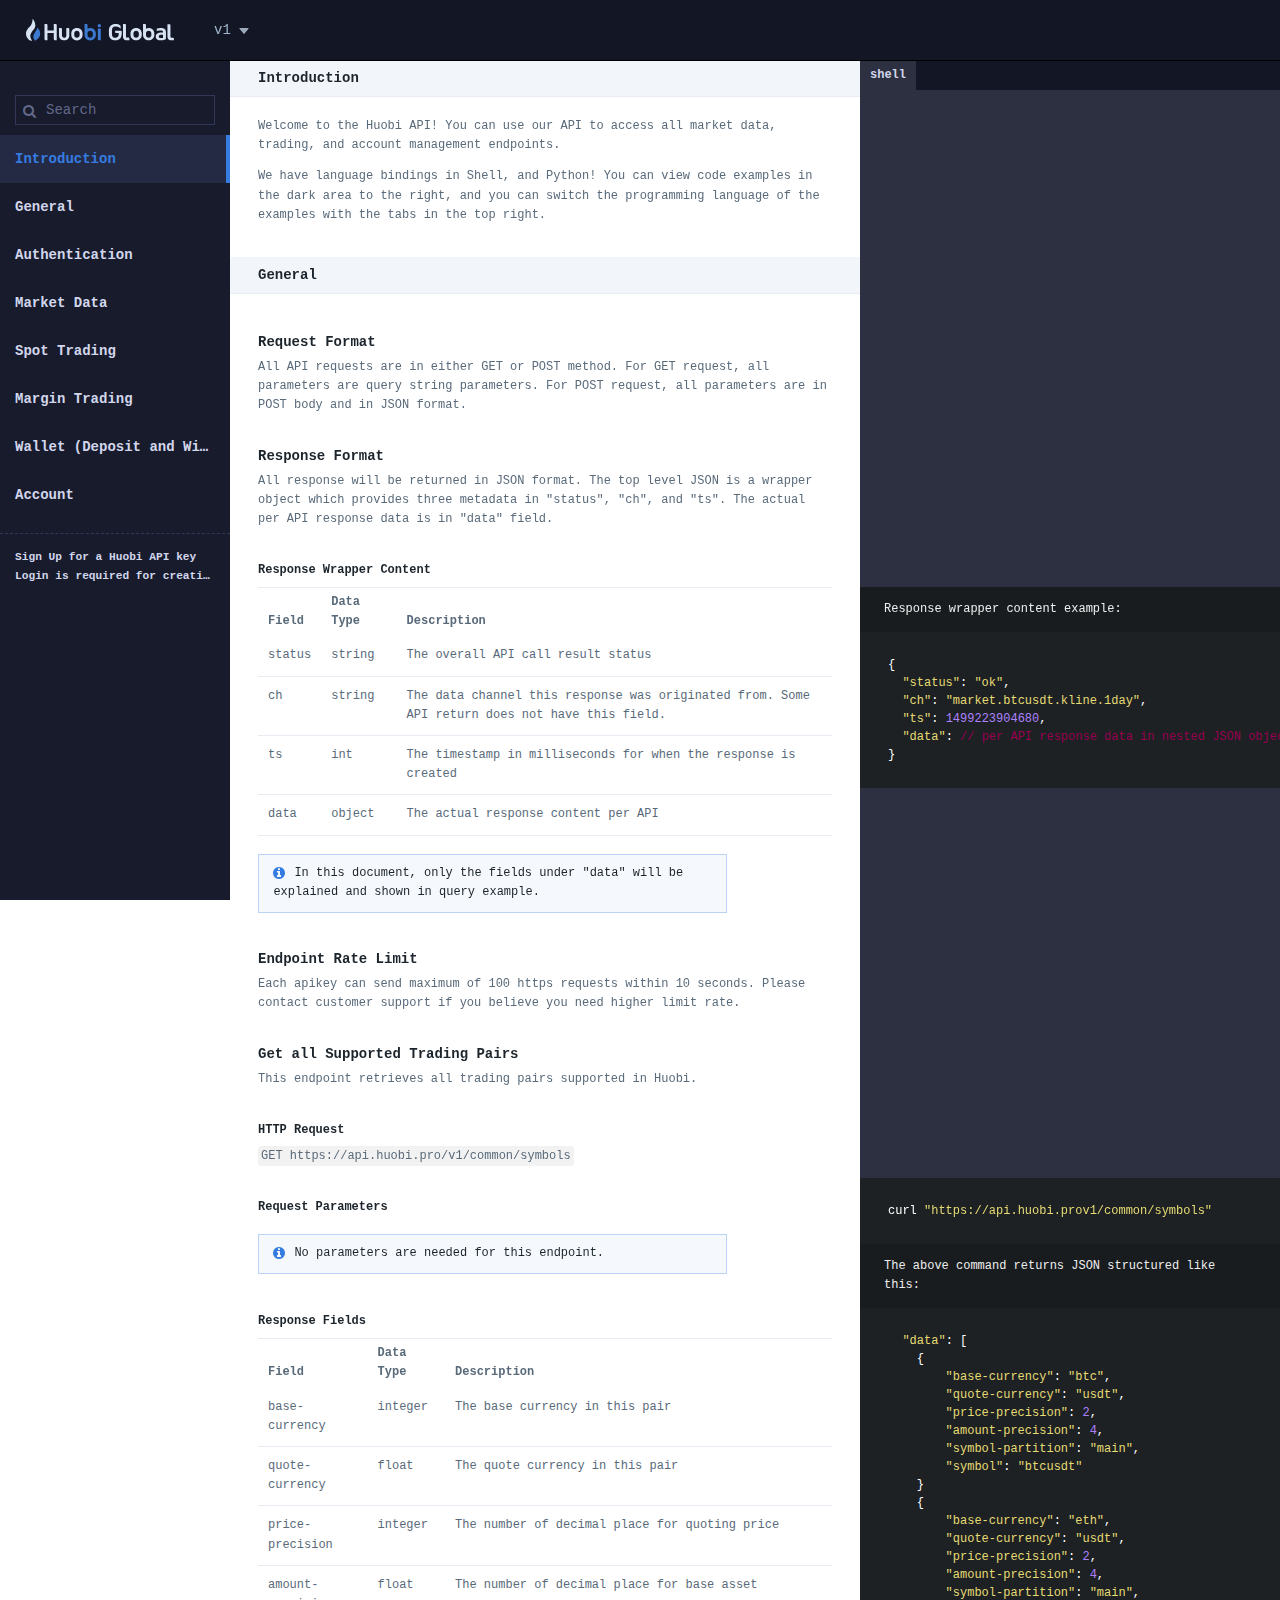
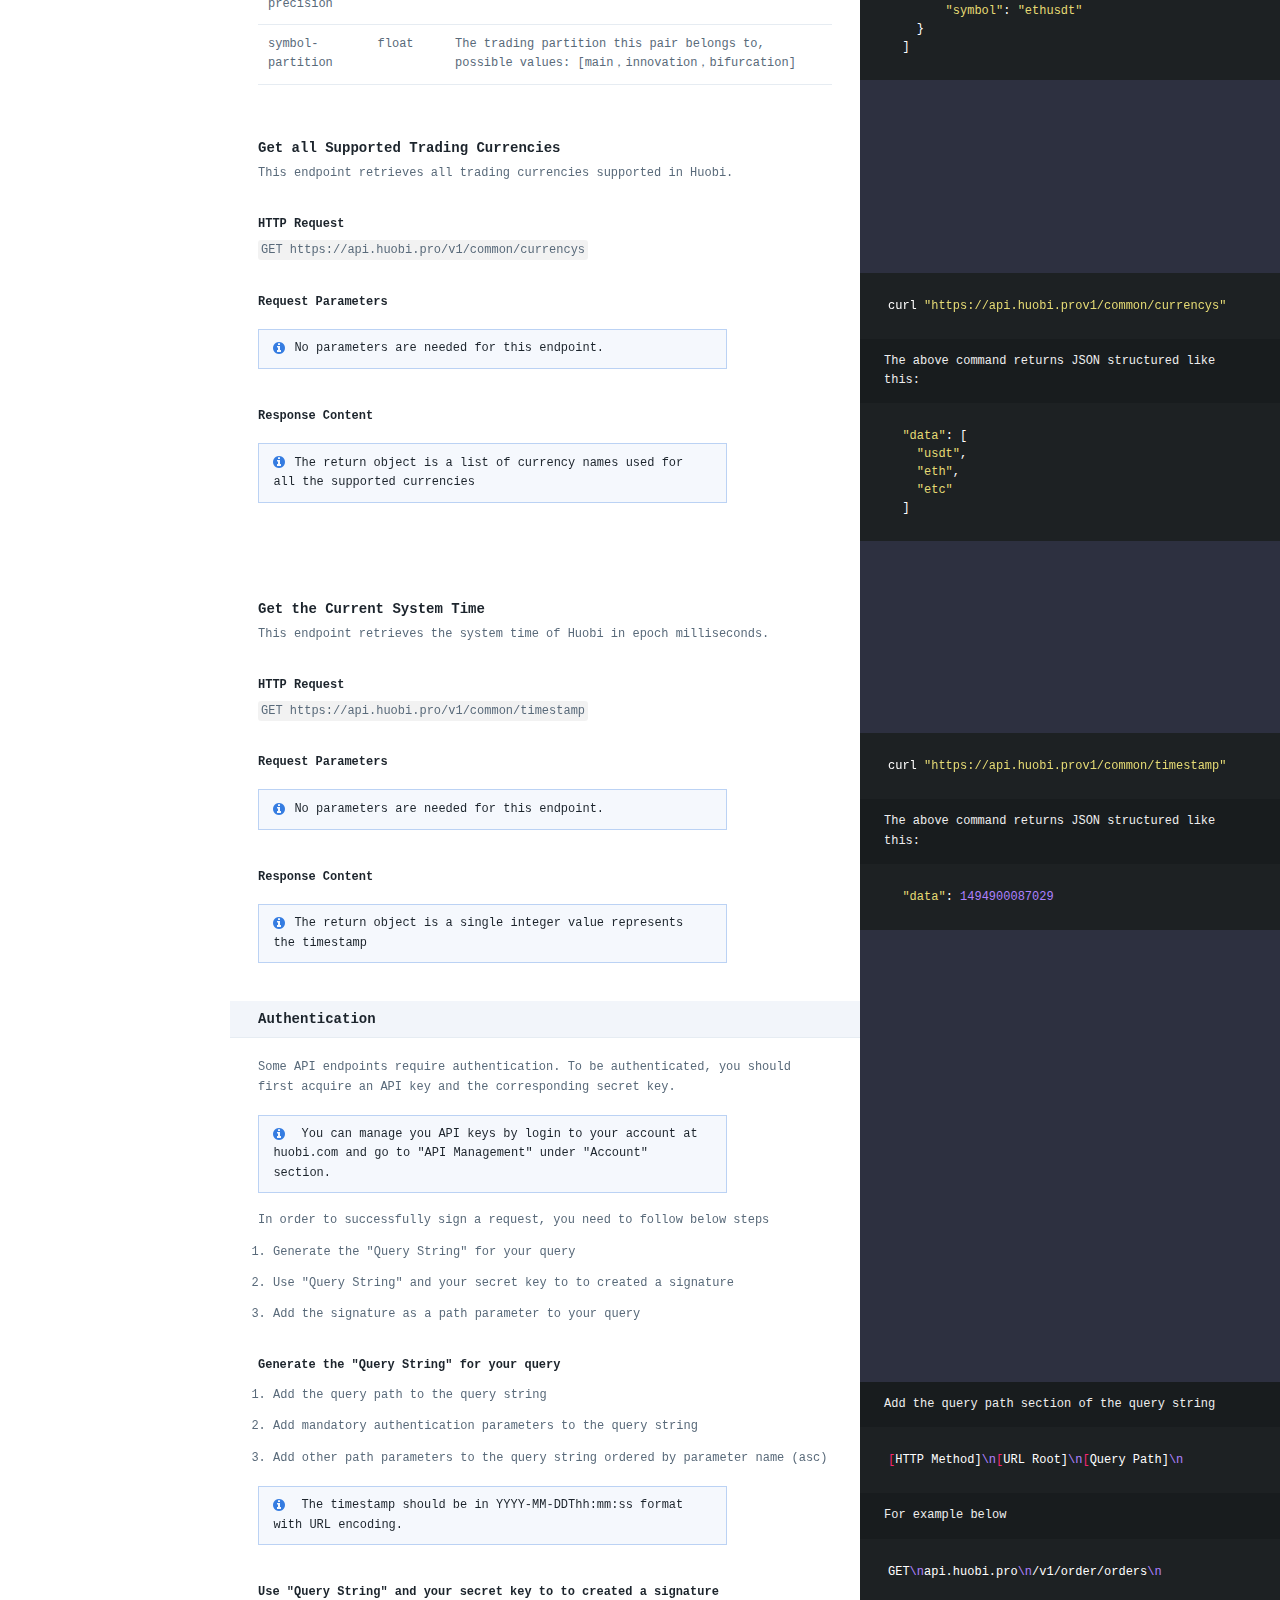
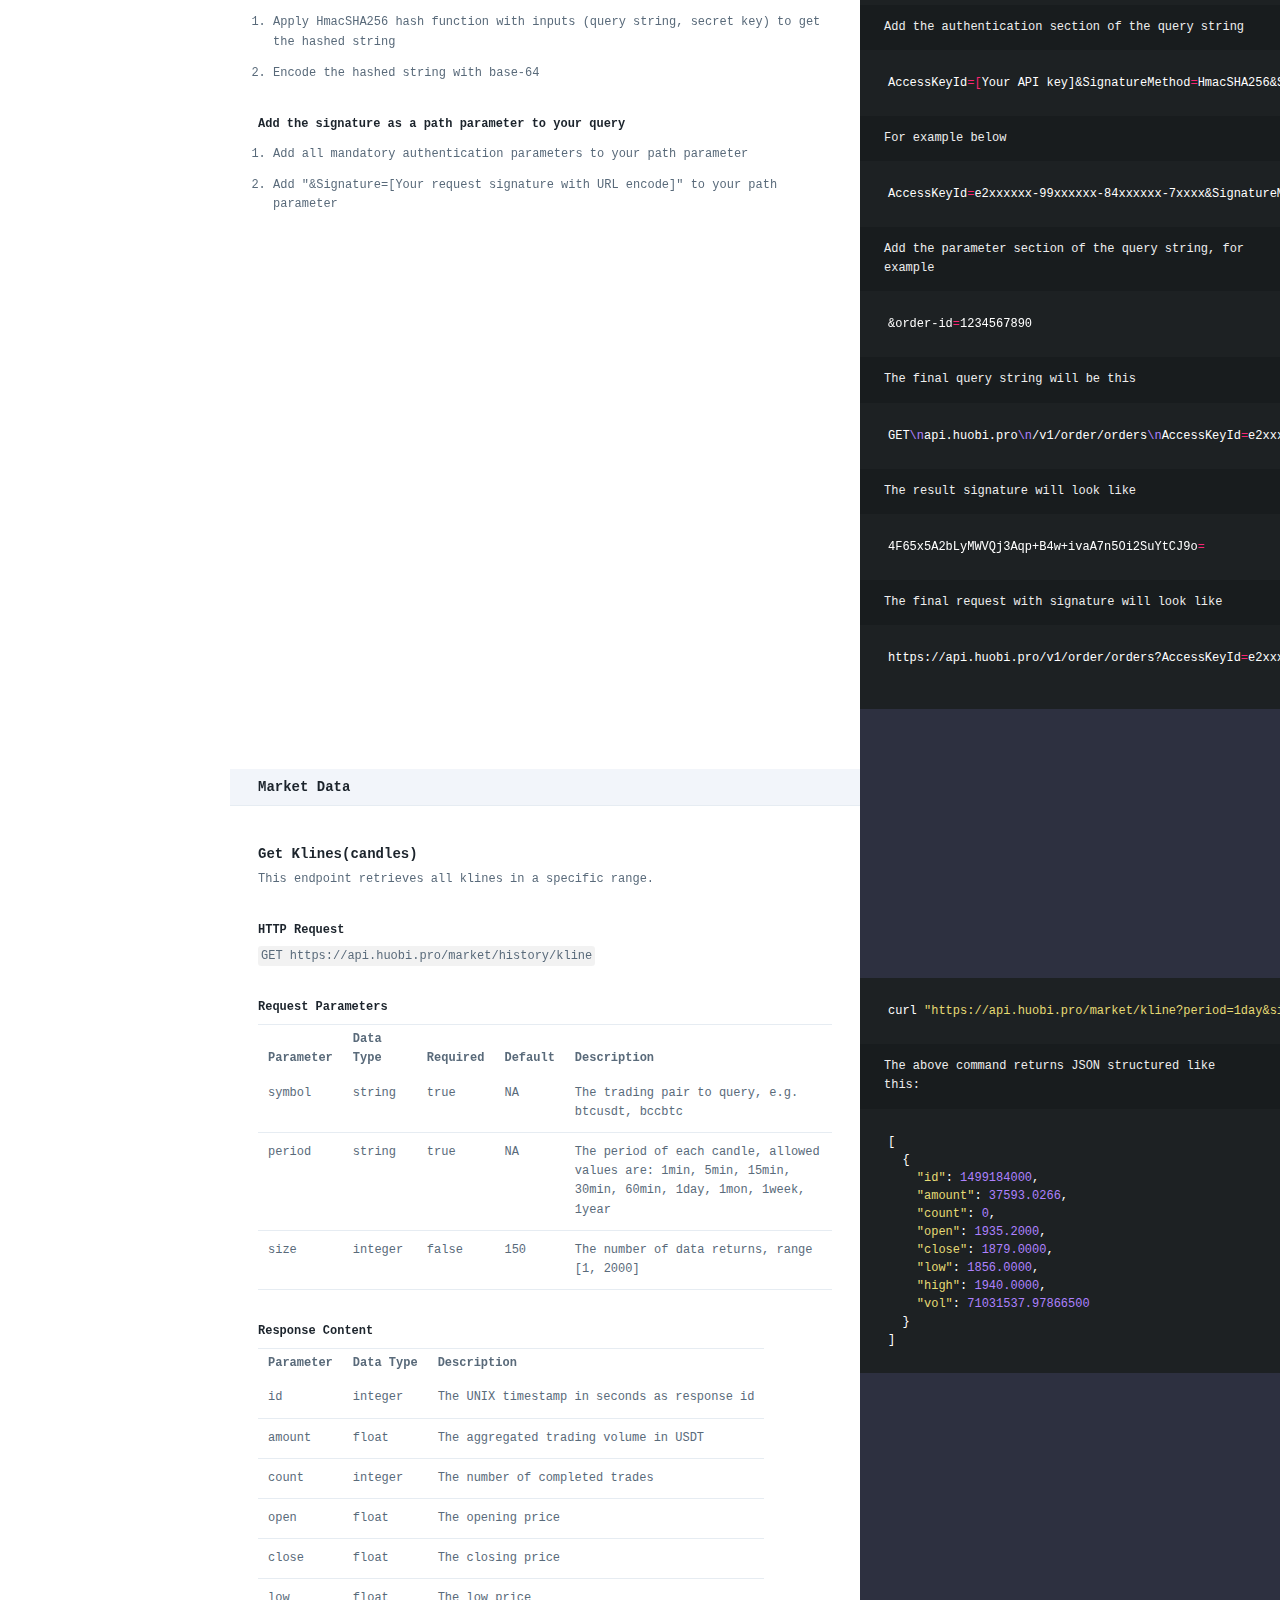
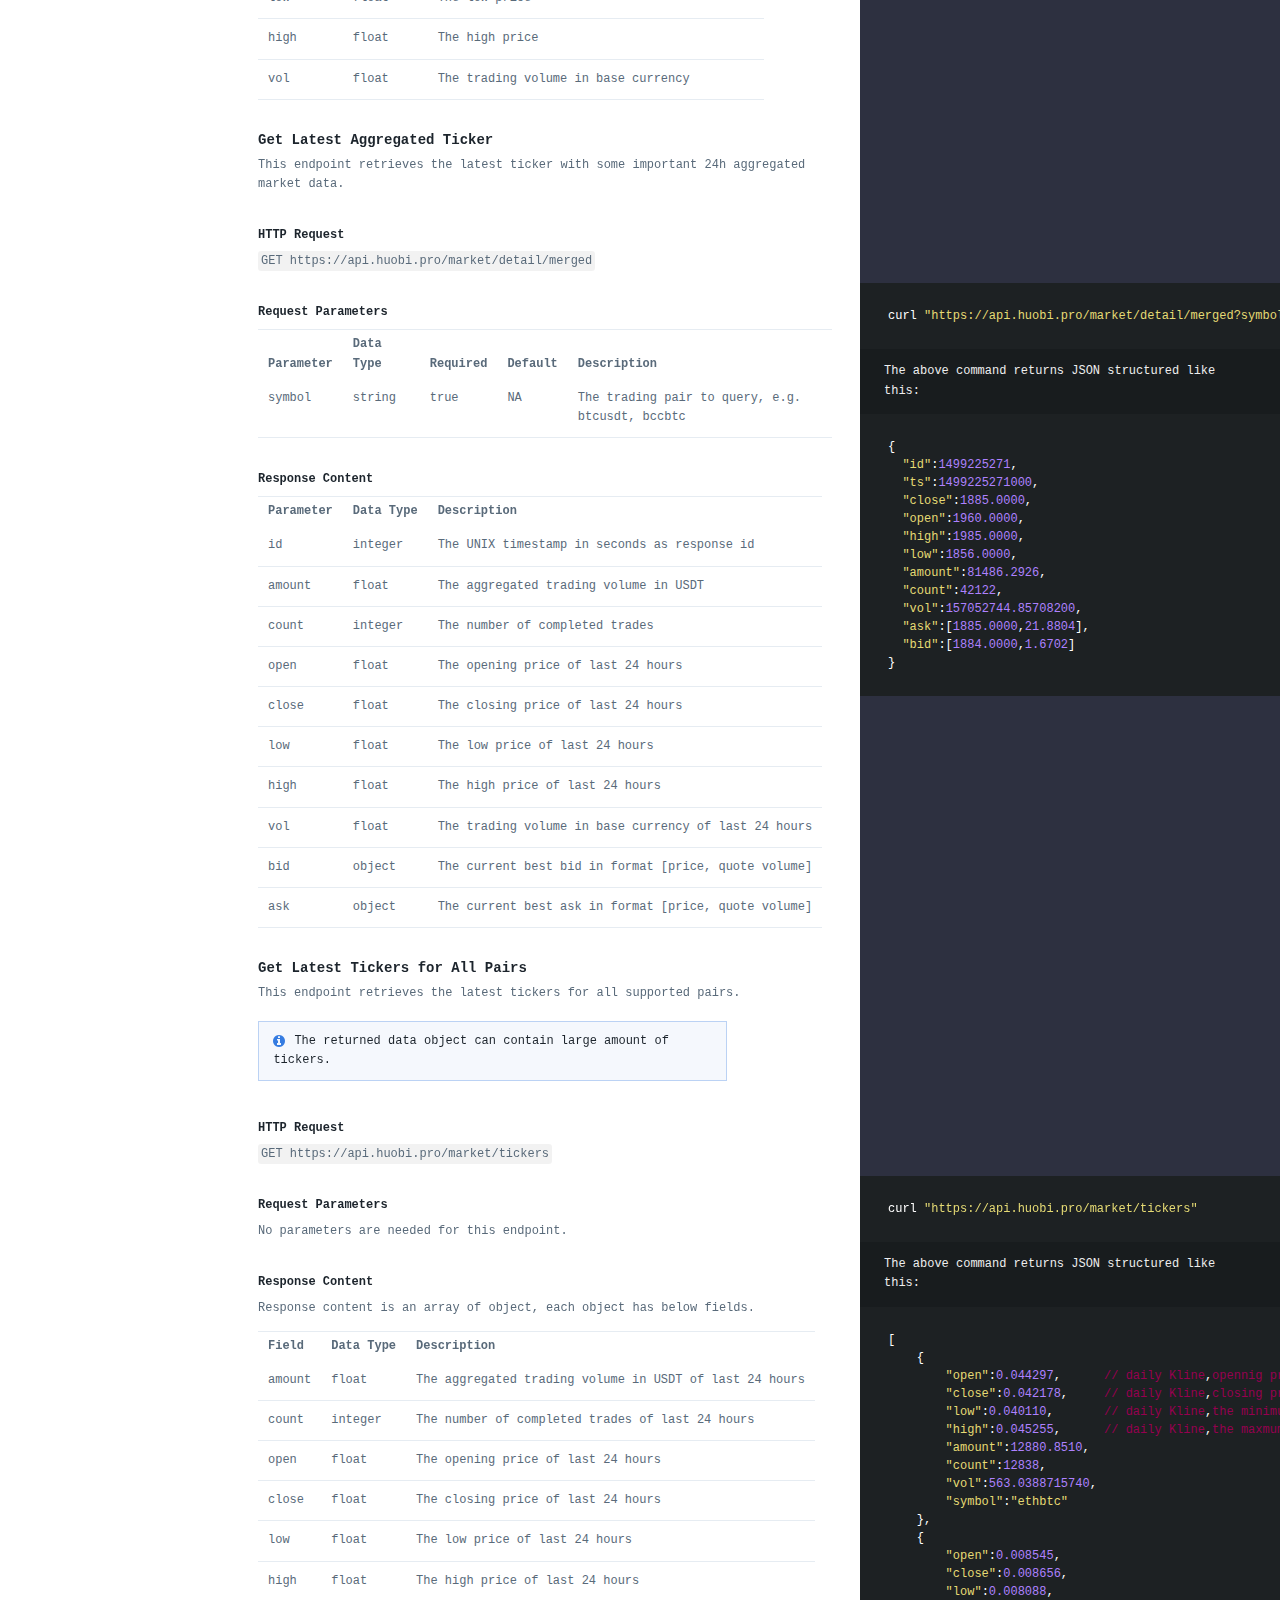
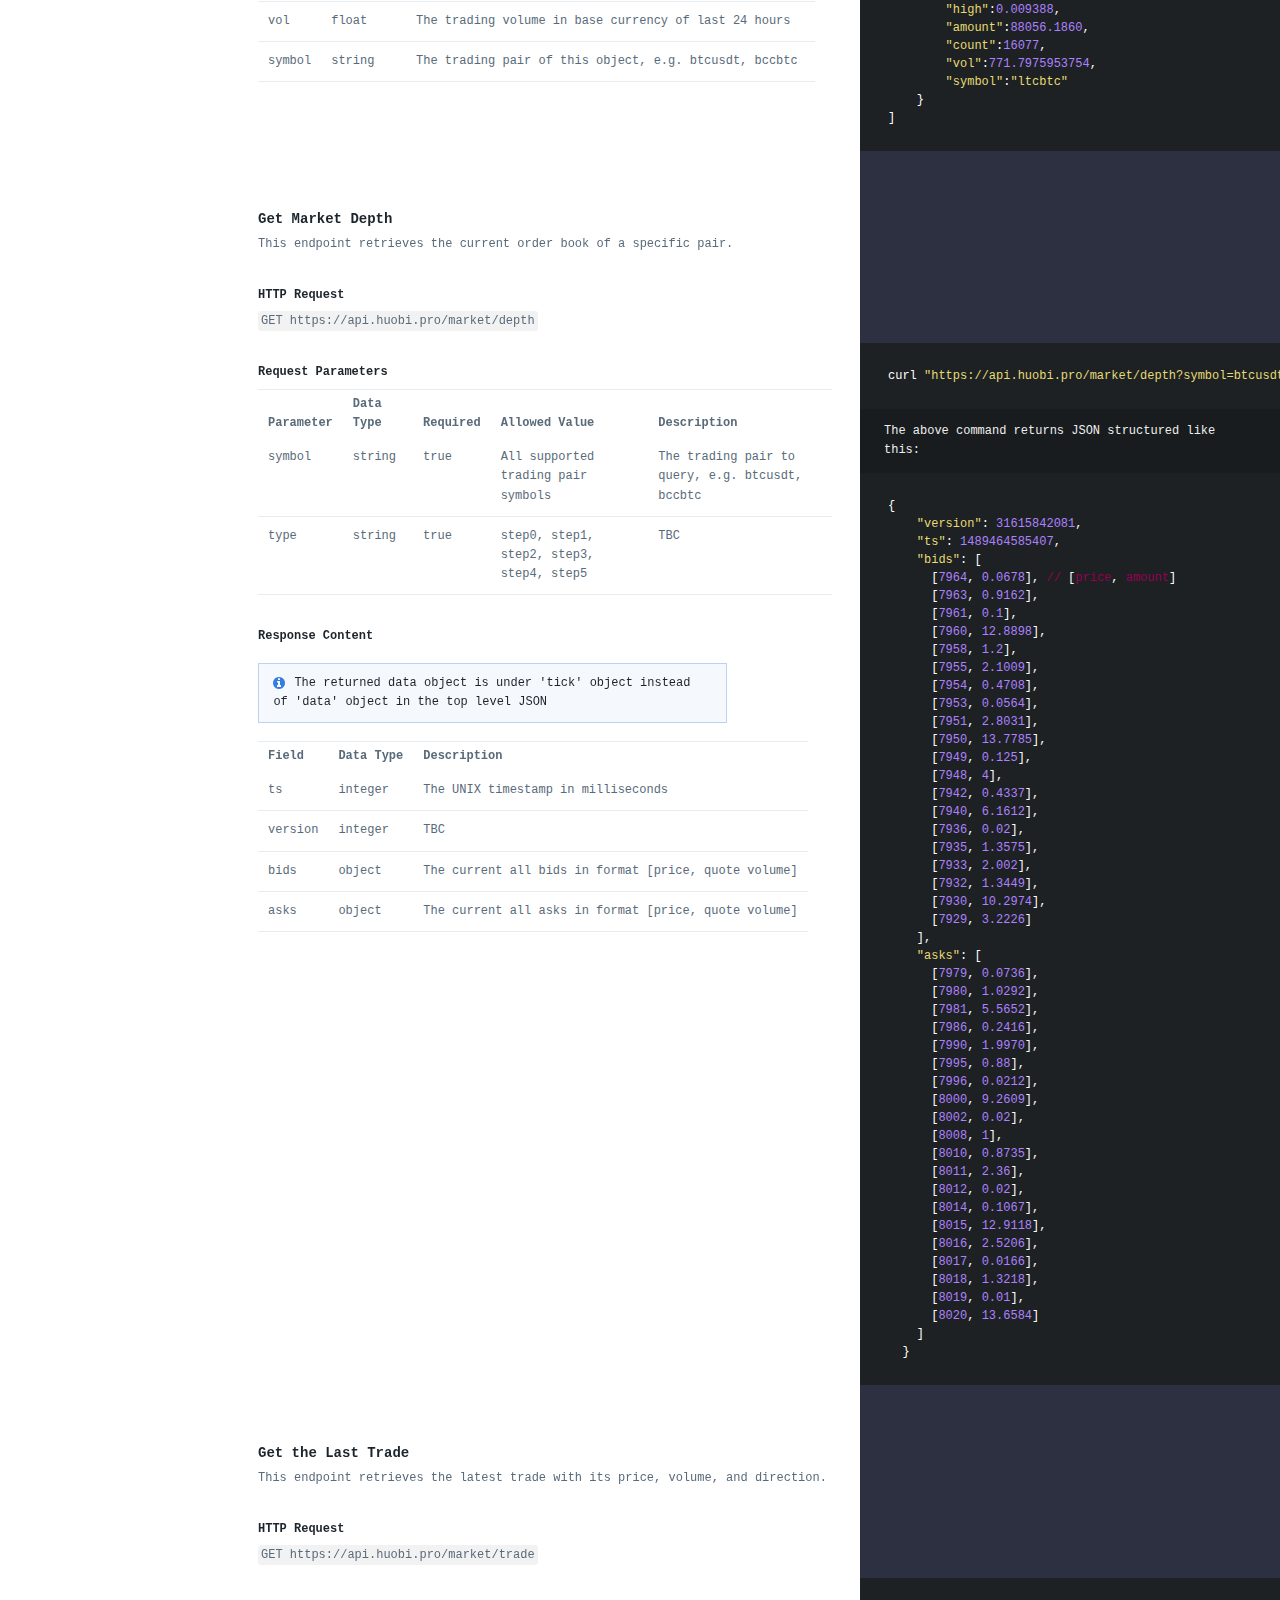
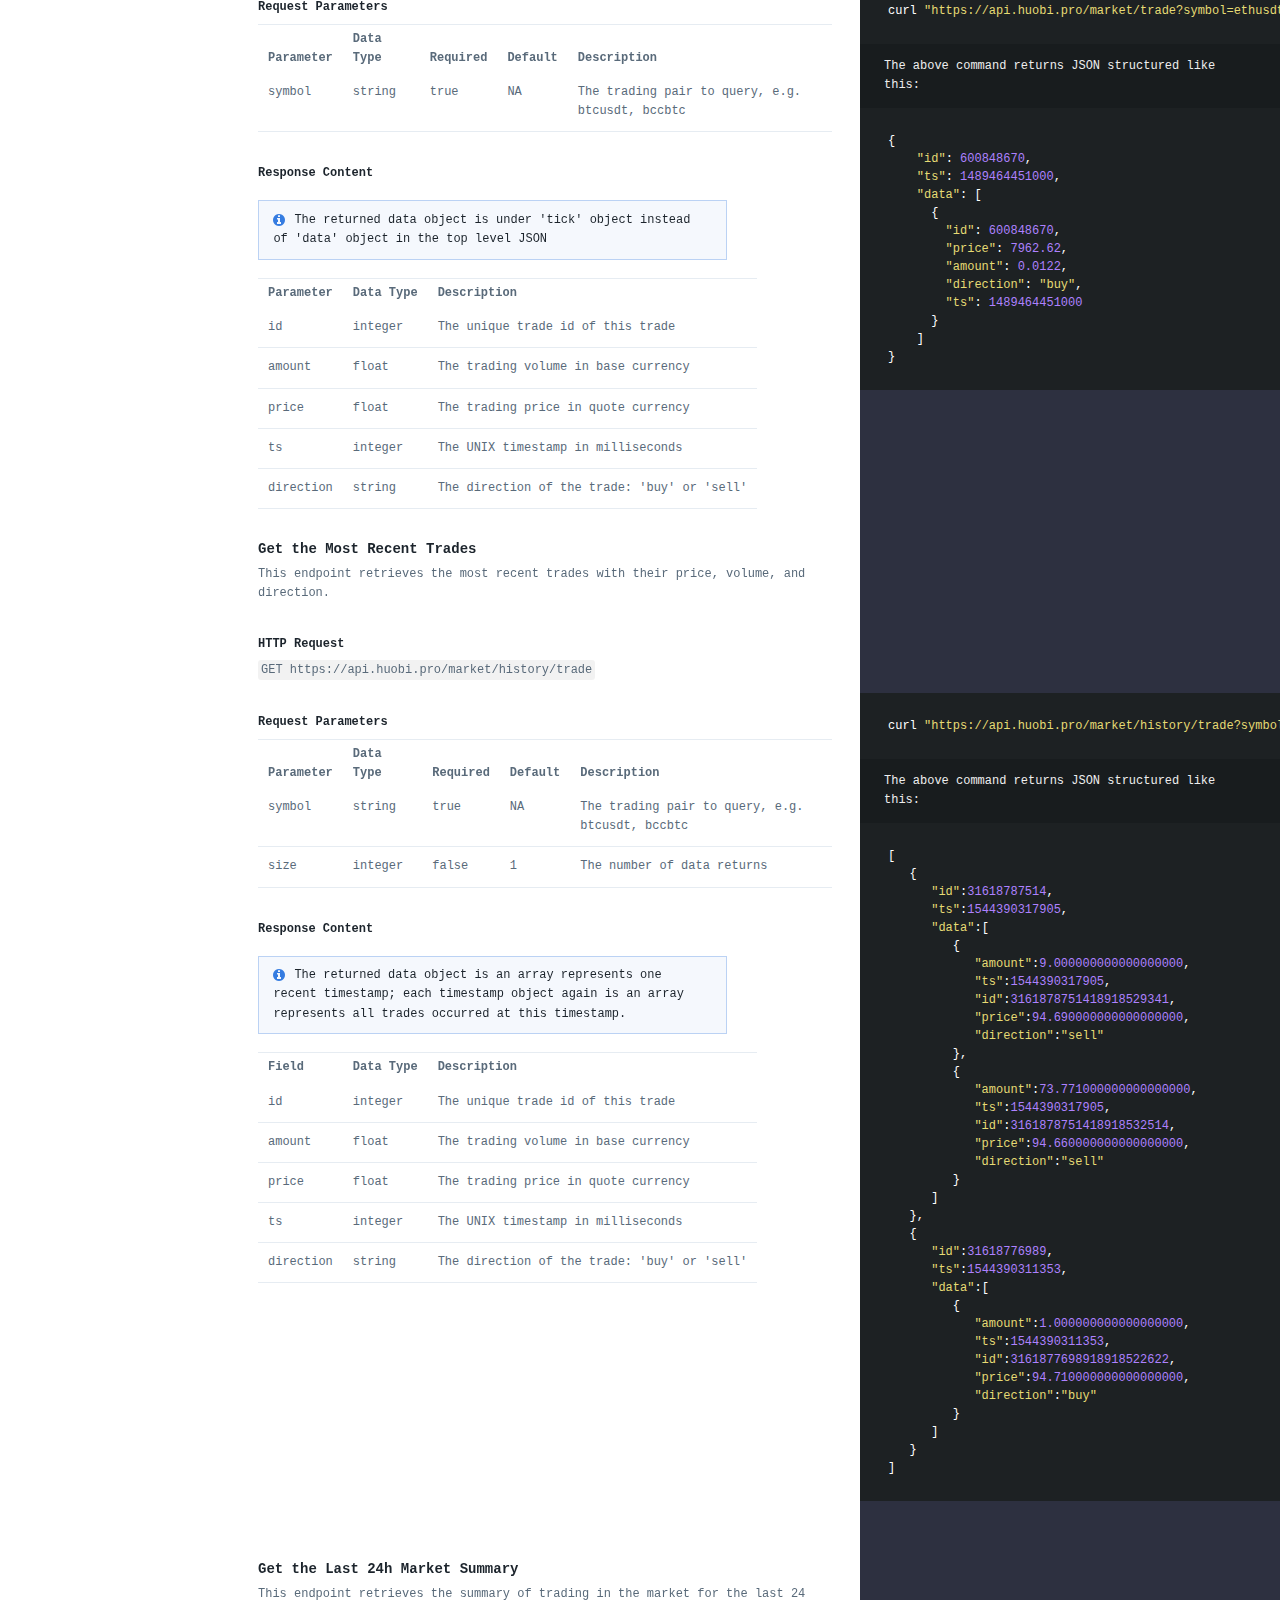
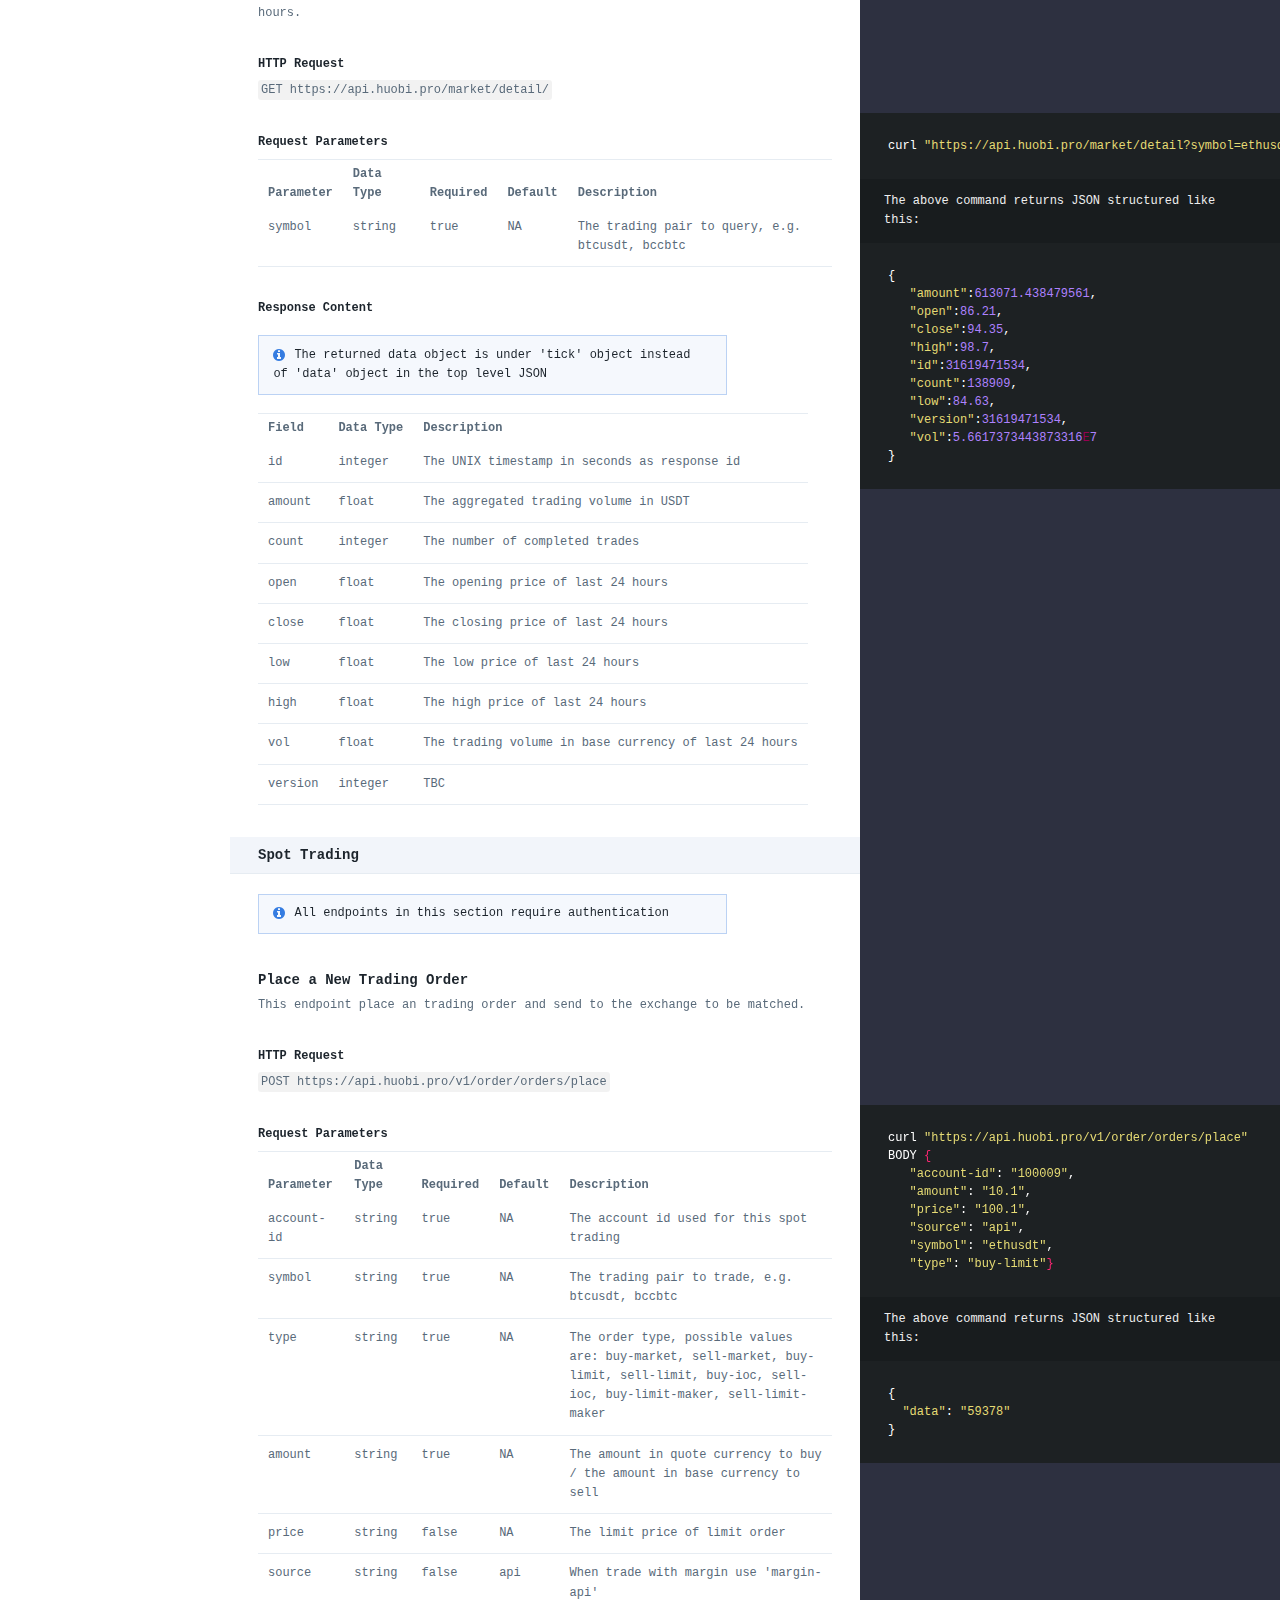
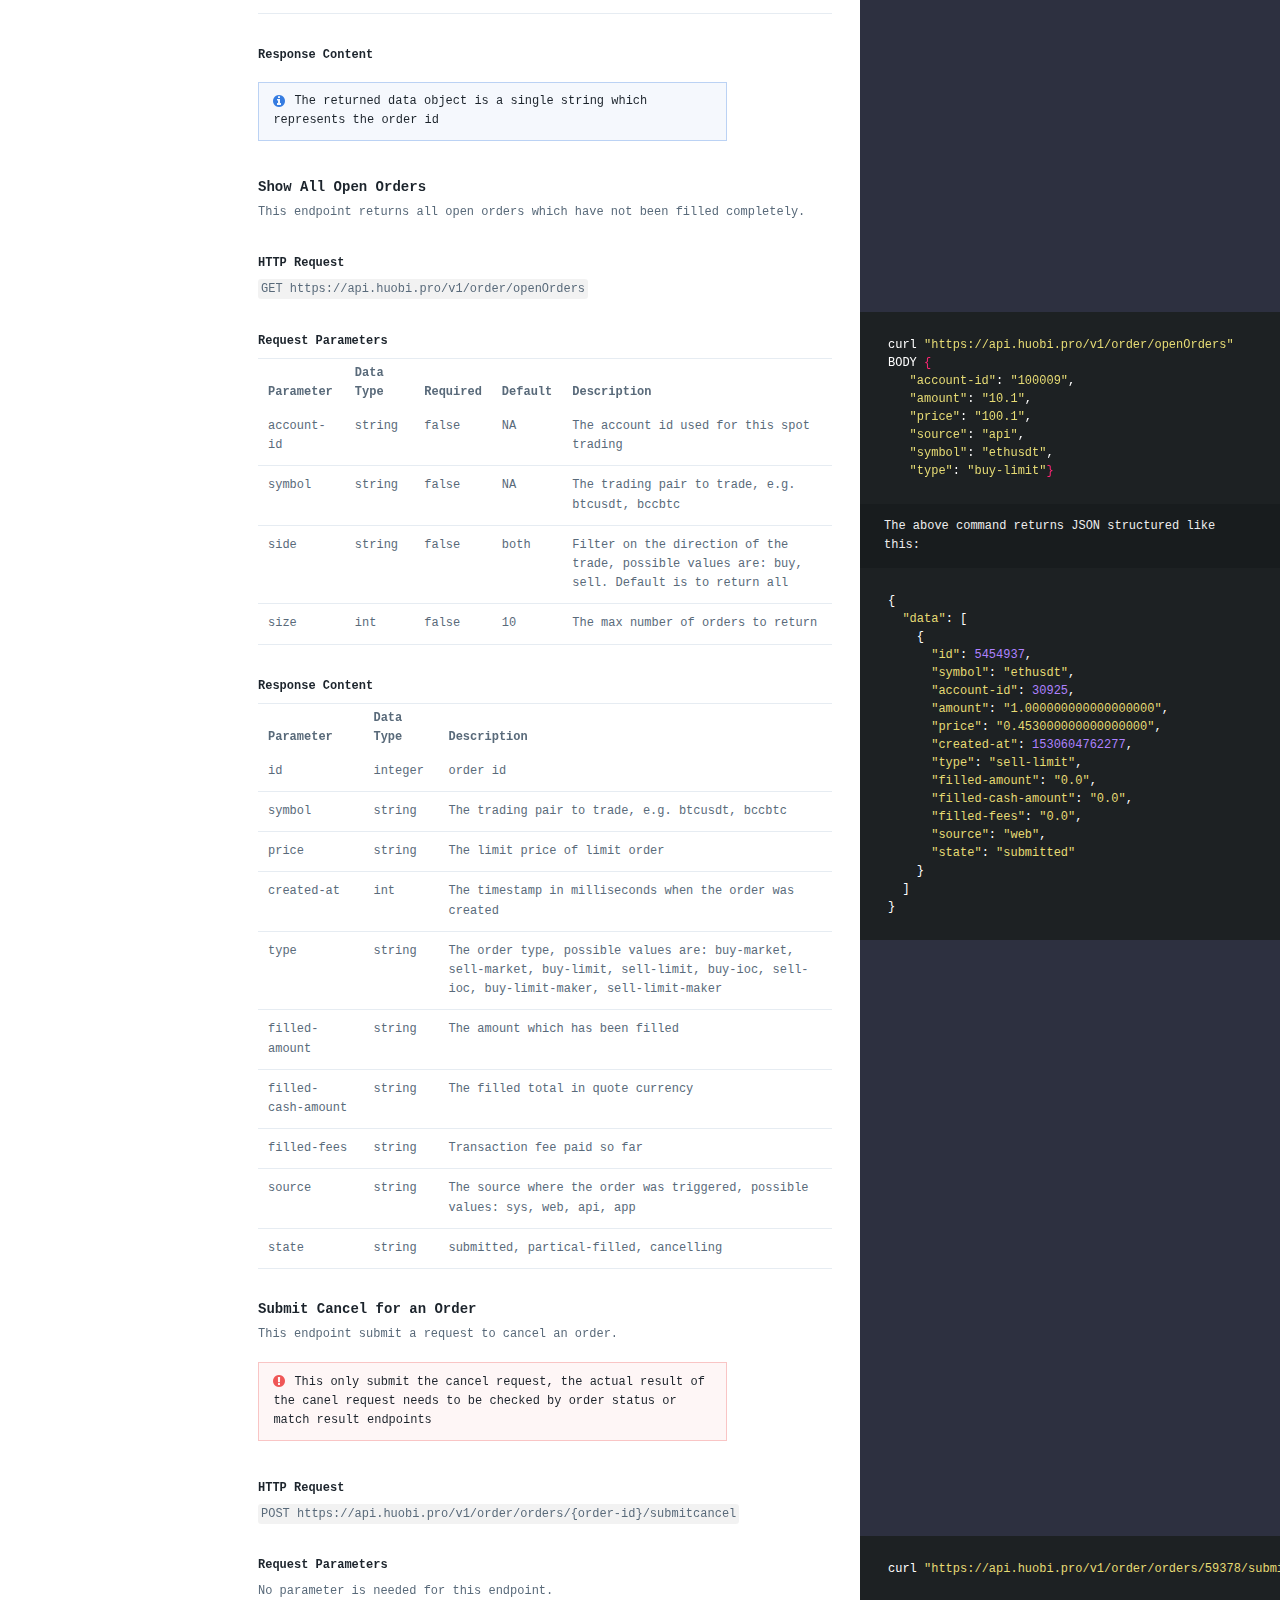
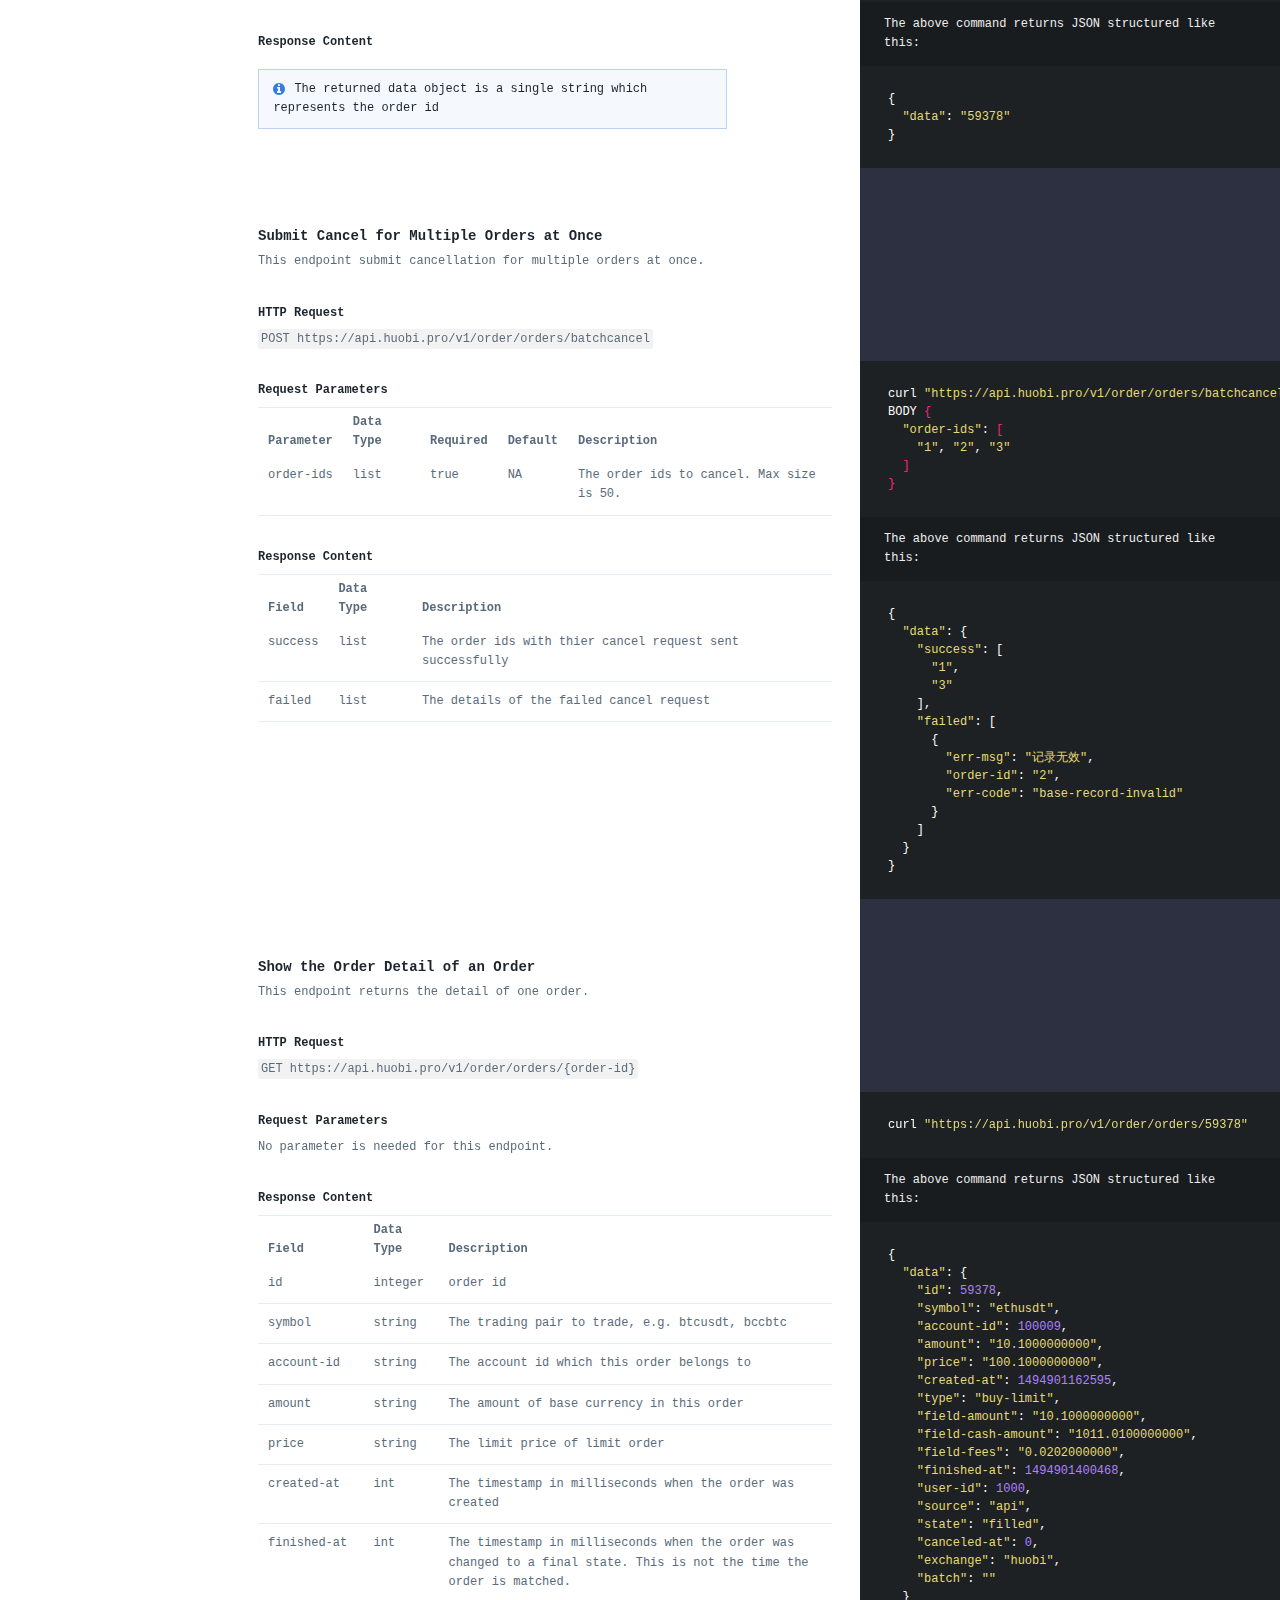
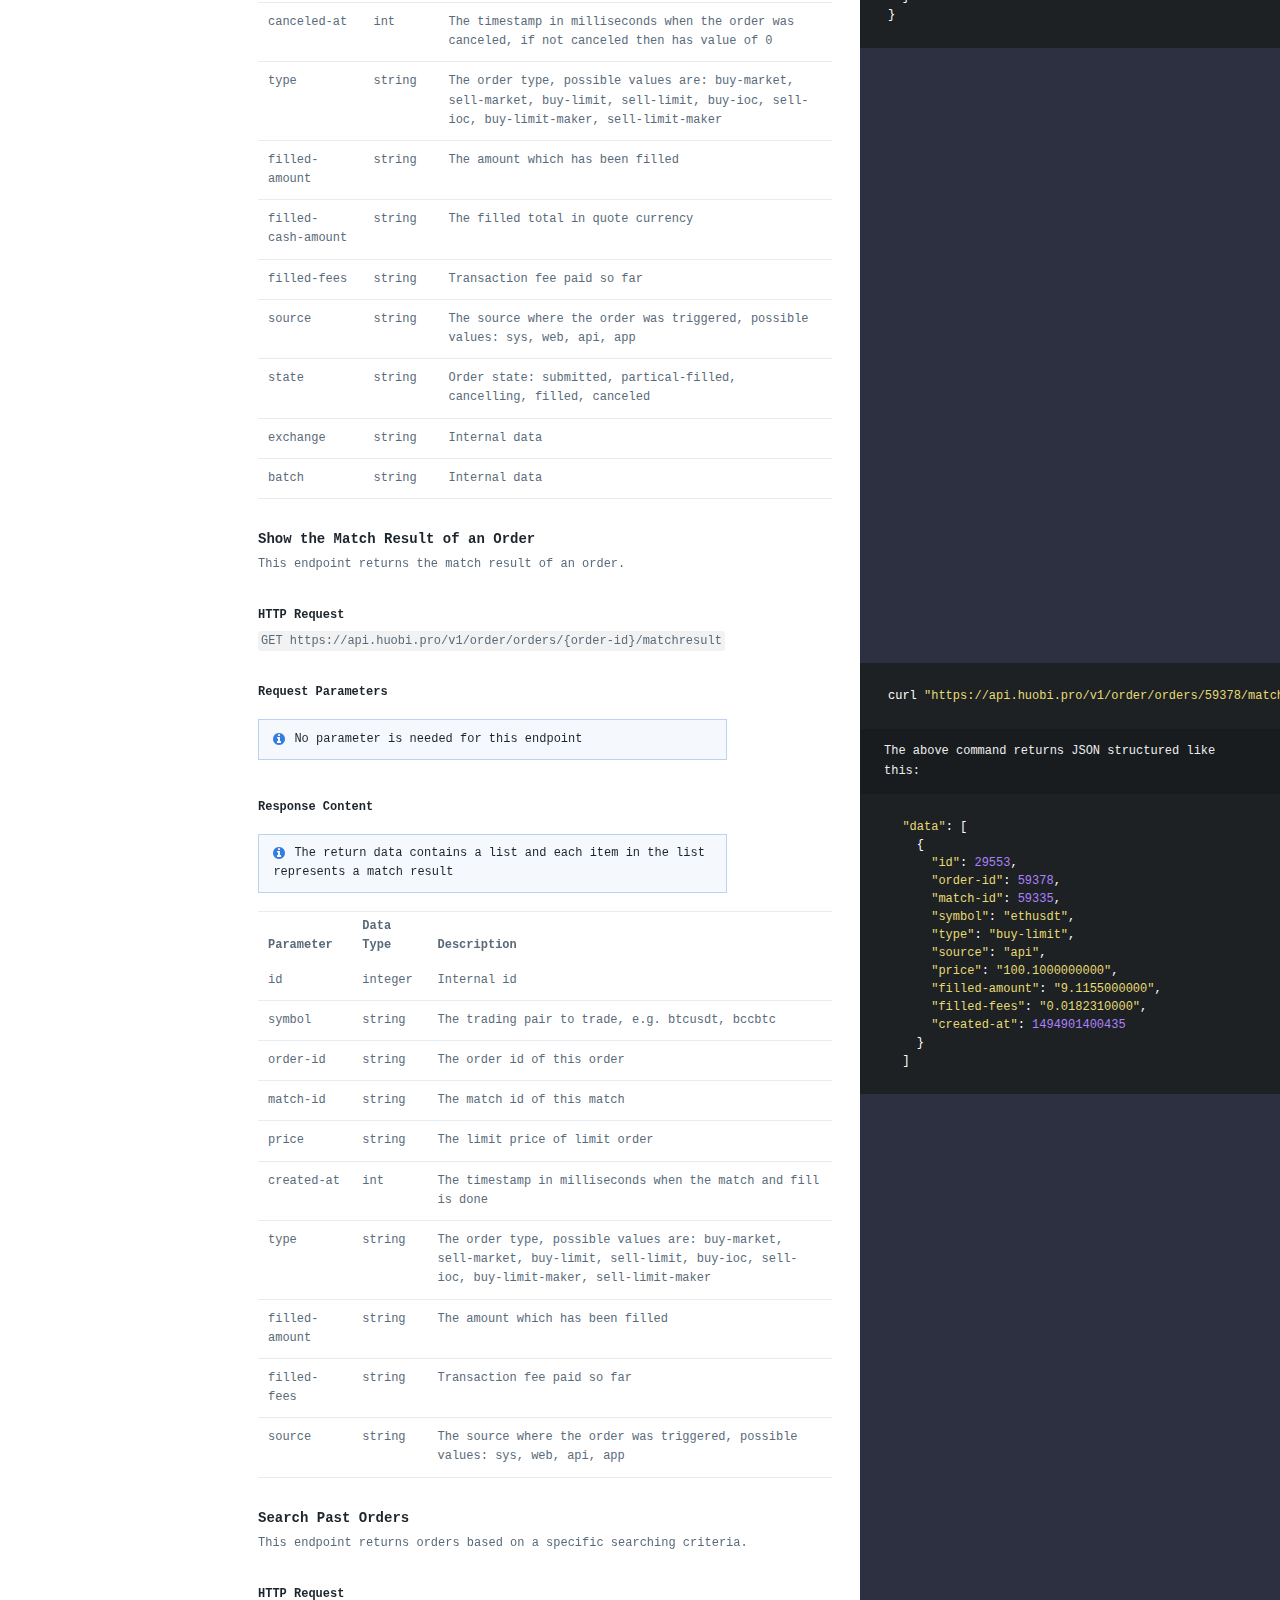
<file: v1/en/index.html>
<!doctype html>
<html>
  <head>
    <meta charset="utf-8">
    <meta content="IE=edge,chrome=1" http-equiv="X-UA-Compatible">
    <meta name="viewport" content="width=device-width, initial-scale=1, maximum-scale=1">
    <title>Huobi API Reference V1 English</title>

    <style>
      .highlight table td { padding: 5px; }
.highlight table pre { margin: 0; }
.highlight .gh {
  color: #999999;
}
.highlight .sr {
  color: #f6aa11;
}
.highlight .go {
  color: #888888;
}
.highlight .gp {
  color: #555555;
}
.highlight .gs {
}
.highlight .gu {
  color: #aaaaaa;
}
.highlight .nb {
  color: #f6aa11;
}
.highlight .cm {
  color: #75715e;
}
.highlight .cp {
  color: #75715e;
}
.highlight .c1 {
  color: #75715e;
}
.highlight .cs {
  color: #75715e;
}
.highlight .c, .highlight .cd {
  color: #75715e;
}
.highlight .err {
  color: #960050;
}
.highlight .gr {
  color: #960050;
}
.highlight .gt {
  color: #960050;
}
.highlight .gd {
  color: #49483e;
}
.highlight .gi {
  color: #49483e;
}
.highlight .ge {
  color: #49483e;
}
.highlight .kc {
  color: #66d9ef;
}
.highlight .kd {
  color: #66d9ef;
}
.highlight .kr {
  color: #66d9ef;
}
.highlight .no {
  color: #66d9ef;
}
.highlight .kt {
  color: #66d9ef;
}
.highlight .mf {
  color: #ae81ff;
}
.highlight .mh {
  color: #ae81ff;
}
.highlight .il {
  color: #ae81ff;
}
.highlight .mi {
  color: #ae81ff;
}
.highlight .mo {
  color: #ae81ff;
}
.highlight .m, .highlight .mb, .highlight .mx {
  color: #ae81ff;
}
.highlight .sc {
  color: #ae81ff;
}
.highlight .se {
  color: #ae81ff;
}
.highlight .ss {
  color: #ae81ff;
}
.highlight .sd {
  color: #e6db74;
}
.highlight .s2 {
  color: #e6db74;
}
.highlight .sb {
  color: #e6db74;
}
.highlight .sh {
  color: #e6db74;
}
.highlight .si {
  color: #e6db74;
}
.highlight .sx {
  color: #e6db74;
}
.highlight .s1 {
  color: #e6db74;
}
.highlight .s {
  color: #e6db74;
}
.highlight .na {
  color: #a6e22e;
}
.highlight .nc {
  color: #a6e22e;
}
.highlight .nd {
  color: #a6e22e;
}
.highlight .ne {
  color: #a6e22e;
}
.highlight .nf {
  color: #a6e22e;
}
.highlight .vc {
  color: #ffffff;
}
.highlight .nn {
  color: #ffffff;
}
.highlight .nl {
  color: #ffffff;
}
.highlight .ni {
  color: #ffffff;
}
.highlight .bp {
  color: #ffffff;
}
.highlight .vg {
  color: #ffffff;
}
.highlight .vi {
  color: #ffffff;
}
.highlight .nv {
  color: #ffffff;
}
.highlight .w {
  color: #ffffff;
}
.highlight {
  color: #ffffff;
}
.highlight .n, .highlight .py, .highlight .nx {
  color: #ffffff;
}
.highlight .ow {
  color: #f92672;
}
.highlight .nt {
  color: #f92672;
}
.highlight .k, .highlight .kv {
  color: #f92672;
}
.highlight .kn {
  color: #f92672;
}
.highlight .kp {
  color: #f92672;
}
.highlight .o {
  color: #f92672;
}
    </style>
    <link href="stylesheets/screen.css" rel="stylesheet" media="screen" />
    <link href="stylesheets/print.css" rel="stylesheet" media="print" />
      <script src="javascripts/all.js"></script>
  </head>

  <body class="index" data-languages="[&quot;shell&quot;]">
    <a href="#" id="nav-button">
      <span>
        <img src="images/navbar.png" alt="Navbar" />
      </span>
    </a>
    <header>
      <div class="flex_box">
        <img src="images/logo.svg" class="logo" alt="Logo" />
        <div class="nav_box">
          <span class="nav_cell">
            <a href="javascript:;" class="nav_first">v1<i class="icon_nav"></i></a>
            <ul class="nav_ul">
              <li>
                <a href="/slate/v1/en/" id="v1_url">v1</a>
              </li>
              <li>
                <a href="/slate/v2/en/" id="v2_url">v2</a>
              </li>
            </ul>
          </span>
        </div>
      </div>
      <a href="/slate/v1/cn/" class="lang" id="lang_box">简体中文</a>
    </header>
    <div class="toc-wrapper">
        <div class="lang-selector">
              <a href="#" data-language-name="shell">shell</a>
        </div>
        <div class="search">
          <input type="text" class="search" id="input-search" placeholder="Search">
        </div>
        <ul class="search-results"></ul>
      <ul id="toc" class="toc-list-h1">
          <li>
            <a href="#introduction" class="toc-h1 toc-link" data-title="Introduction">Introduction</a>
          </li>
          <li>
            <a href="#general" class="toc-h1 toc-link" data-title="General">General</a>
              <ul class="toc-list-h2">
                  <li>
                    <a href="#request-format" class="toc-h2 toc-link" data-title="Request Format">Request Format</a>
                  </li>
                  <li>
                    <a href="#response-format" class="toc-h2 toc-link" data-title="Response Format">Response Format</a>
                  </li>
                  <li>
                    <a href="#endpoint-rate-limit" class="toc-h2 toc-link" data-title="Endpoint Rate Limit">Endpoint Rate Limit</a>
                  </li>
                  <li>
                    <a href="#get-all-supported-trading-pairs" class="toc-h2 toc-link" data-title="Get all Supported Trading Pairs">Get all Supported Trading Pairs</a>
                  </li>
                  <li>
                    <a href="#get-all-supported-trading-currencies" class="toc-h2 toc-link" data-title="Get all Supported Trading Currencies">Get all Supported Trading Currencies</a>
                  </li>
                  <li>
                    <a href="#get-the-current-system-time" class="toc-h2 toc-link" data-title="Get the Current System Time">Get the Current System Time</a>
                  </li>
              </ul>
          </li>
          <li>
            <a href="#authentication" class="toc-h1 toc-link" data-title="Authentication">Authentication</a>
              <ul class="toc-list-h2">
                  <li>
                    <a href="#generate-the-quot-query-string-quot-for-your-query" class="toc-h2 toc-link" data-title="Generate the "Query String" for your query">Generate the "Query String" for your query</a>
                  </li>
                  <li>
                    <a href="#use-quot-query-string-quot-and-your-secret-key-to-to-created-a-signature" class="toc-h2 toc-link" data-title="Use "Query String" and your secret key to to created a signature">Use "Query String" and your secret key to to created a signature</a>
                  </li>
                  <li>
                    <a href="#add-the-signature-as-a-path-parameter-to-your-query" class="toc-h2 toc-link" data-title="Add the signature as a path parameter to your query">Add the signature as a path parameter to your query</a>
                  </li>
              </ul>
          </li>
          <li>
            <a href="#market-data" class="toc-h1 toc-link" data-title="Market Data">Market Data</a>
              <ul class="toc-list-h2">
                  <li>
                    <a href="#get-klines-candles" class="toc-h2 toc-link" data-title="Get Klines(candles)">Get Klines(candles)</a>
                  </li>
                  <li>
                    <a href="#get-latest-aggregated-ticker" class="toc-h2 toc-link" data-title="Get Latest Aggregated Ticker">Get Latest Aggregated Ticker</a>
                  </li>
                  <li>
                    <a href="#get-latest-tickers-for-all-pairs" class="toc-h2 toc-link" data-title="Get Latest Tickers for All Pairs">Get Latest Tickers for All Pairs</a>
                  </li>
                  <li>
                    <a href="#get-market-depth" class="toc-h2 toc-link" data-title="Get Market Depth">Get Market Depth</a>
                  </li>
                  <li>
                    <a href="#get-the-last-trade" class="toc-h2 toc-link" data-title="Get the Last Trade">Get the Last Trade</a>
                  </li>
                  <li>
                    <a href="#get-the-most-recent-trades" class="toc-h2 toc-link" data-title="Get the Most Recent Trades">Get the Most Recent Trades</a>
                  </li>
                  <li>
                    <a href="#get-the-last-24h-market-summary" class="toc-h2 toc-link" data-title="Get the Last 24h Market Summary">Get the Last 24h Market Summary</a>
                  </li>
              </ul>
          </li>
          <li>
            <a href="#spot-trading" class="toc-h1 toc-link" data-title="Spot Trading">Spot Trading</a>
              <ul class="toc-list-h2">
                  <li>
                    <a href="#place-a-new-trading-order" class="toc-h2 toc-link" data-title="Place a New Trading Order">Place a New Trading Order</a>
                  </li>
                  <li>
                    <a href="#show-all-open-orders" class="toc-h2 toc-link" data-title="Show All Open Orders">Show All Open Orders</a>
                  </li>
                  <li>
                    <a href="#submit-cancel-for-an-order" class="toc-h2 toc-link" data-title="Submit Cancel for an Order">Submit Cancel for an Order</a>
                  </li>
                  <li>
                    <a href="#submit-cancel-for-multiple-orders-at-once" class="toc-h2 toc-link" data-title="Submit Cancel for Multiple Orders at Once">Submit Cancel for Multiple Orders at Once</a>
                  </li>
                  <li>
                    <a href="#show-the-order-detail-of-an-order" class="toc-h2 toc-link" data-title="Show the Order Detail of an Order">Show the Order Detail of an Order</a>
                  </li>
                  <li>
                    <a href="#show-the-match-result-of-an-order" class="toc-h2 toc-link" data-title="Show the Match Result of an Order">Show the Match Result of an Order</a>
                  </li>
                  <li>
                    <a href="#search-past-orders" class="toc-h2 toc-link" data-title="Search Past Orders">Search Past Orders</a>
                  </li>
                  <li>
                    <a href="#search-the-match-results" class="toc-h2 toc-link" data-title="Search the Match Results">Search the Match Results</a>
                  </li>
              </ul>
          </li>
          <li>
            <a href="#margin-trading" class="toc-h1 toc-link" data-title="Margin Trading">Margin Trading</a>
              <ul class="toc-list-h2">
                  <li>
                    <a href="#transfer-asset-from-spot-trading-account-to-margin-account" class="toc-h2 toc-link" data-title="Transfer Asset from Spot Trading Account to Margin Account">Transfer Asset from Spot Trading Account to Margin Account</a>
                  </li>
                  <li>
                    <a href="#transfer-asset-from-margin-account-to-spot-trading-account" class="toc-h2 toc-link" data-title="Transfer Asset from Margin Account to Spot Trading Account">Transfer Asset from Margin Account to Spot Trading Account</a>
                  </li>
                  <li>
                    <a href="#place-a-margin-loan-order" class="toc-h2 toc-link" data-title="Place a Margin Loan Order">Place a Margin Loan Order</a>
                  </li>
                  <li>
                    <a href="#repay-margin-loan" class="toc-h2 toc-link" data-title="Repay Margin Loan">Repay Margin Loan</a>
                  </li>
                  <li>
                    <a href="#search-past-margin-orders" class="toc-h2 toc-link" data-title="Search Past Margin Orders">Search Past Margin Orders</a>
                  </li>
                  <li>
                    <a href="#return-the-balance-of-the-margin-loan-account" class="toc-h2 toc-link" data-title="Return the Balance of the Margin Loan Account">Return the Balance of the Margin Loan Account</a>
                  </li>
              </ul>
          </li>
          <li>
            <a href="#wallet-deposit-and-withdraw" class="toc-h1 toc-link" data-title="Wallet (Deposit and Withdraw)">Wallet (Deposit and Withdraw)</a>
              <ul class="toc-list-h2">
                  <li>
                    <a href="#create-a-withdraw-request" class="toc-h2 toc-link" data-title="Create a Withdraw Request">Create a Withdraw Request</a>
                  </li>
                  <li>
                    <a href="#cancel-a-withdraw-request" class="toc-h2 toc-link" data-title="Cancel a Withdraw Request">Cancel a Withdraw Request</a>
                  </li>
                  <li>
                    <a href="#search-for-existed-withdraws-and-deposits" class="toc-h2 toc-link" data-title="Search for Existed Withdraws and Deposits">Search for Existed Withdraws and Deposits</a>
                  </li>
              </ul>
          </li>
          <li>
            <a href="#account" class="toc-h1 toc-link" data-title="Account">Account</a>
              <ul class="toc-list-h2">
                  <li>
                    <a href="#get-all-accounts-of-the-current-user" class="toc-h2 toc-link" data-title="Get all Accounts of the Current User">Get all Accounts of the Current User</a>
                  </li>
                  <li>
                    <a href="#get-account-balance-of-a-specific-account" class="toc-h2 toc-link" data-title="Get Account Balance of a Specific Account">Get Account Balance of a Specific Account</a>
                  </li>
                  <li>
                    <a href="#get-account-balance-of-a-sub-account" class="toc-h2 toc-link" data-title="Get Account Balance of a Sub-Account">Get Account Balance of a Sub-Account</a>
                  </li>
                  <li>
                    <a href="#get-the-aggregated-balance-of-all-sub-accounts-of-the-current-user" class="toc-h2 toc-link" data-title="Get the Aggregated Balance of all Sub-accounts of the Current User">Get the Aggregated Balance of all Sub-accounts of the Current User</a>
                  </li>
                  <li>
                    <a href="#transfer-asset-between-parent-and-sub-account" class="toc-h2 toc-link" data-title="Transfer Asset between Parent and Sub Account">Transfer Asset between Parent and Sub Account</a>
                  </li>
              </ul>
          </li>
      </ul>
        <ul class="toc-footer">
            <li><a href='https://www.huobi.pro/apikey/'>Sign Up for a Huobi API key </a></li>
            <li>Login is required for creating an API key</li>
        </ul>
    </div>
    <div class="page-wrapper">
      <div class="dark-box"></div>
      <div class="content">
        <h1 id='introduction'>Introduction</h1>
<p>Welcome to the Huobi API! You can use our API to access all market data, trading, and account management endpoints.</p>

<p>We have language bindings in Shell, and Python! You can view code examples in the dark area to the right, and you can switch the programming language of the examples with the tabs in the top right.</p>
<h1 id='general'>General</h1><h2 id='request-format'>Request Format</h2>
<p>All API requests are in either GET or POST method. For GET request, all parameters are query string parameters. For POST request, all parameters are in POST body and in JSON format.</p>
<h2 id='response-format'>Response Format</h2>
<p>All response will be returned in JSON format. The top level JSON is a wrapper object which provides three metadata in &quot;status&quot;, &quot;ch&quot;, and &quot;ts&quot;. The actual per API response data is in &quot;data&quot; field.</p>
<h3 id='response-wrapper-content'>Response Wrapper Content</h3>
<blockquote>
<p>Response wrapper content example:</p>
</blockquote>
<pre class="highlight json tab-json"><code><span class="p">{</span><span class="w">
  </span><span class="s2">"status"</span><span class="p">:</span><span class="w"> </span><span class="s2">"ok"</span><span class="p">,</span><span class="w">
  </span><span class="s2">"ch"</span><span class="p">:</span><span class="w"> </span><span class="s2">"market.btcusdt.kline.1day"</span><span class="p">,</span><span class="w">
  </span><span class="s2">"ts"</span><span class="p">:</span><span class="w"> </span><span class="mi">1499223904680</span><span class="p">,</span><span class="w">
  </span><span class="s2">"data"</span><span class="p">:</span><span class="w"> </span><span class="err">//</span><span class="w"> </span><span class="err">per</span><span class="w"> </span><span class="err">API</span><span class="w"> </span><span class="err">response</span><span class="w"> </span><span class="err">data</span><span class="w"> </span><span class="err">in</span><span class="w"> </span><span class="err">nested</span><span class="w"> </span><span class="err">JSON</span><span class="w"> </span><span class="err">object</span><span class="w">
</span><span class="p">}</span><span class="w">
</span></code></pre>
<table><thead>
<tr>
<th>Field</th>
<th>Data Type</th>
<th>Description</th>
</tr>
</thead><tbody>
<tr>
<td>status</td>
<td>string</td>
<td>The overall API call result status</td>
</tr>
<tr>
<td>ch</td>
<td>string</td>
<td>The data channel this response was originated from. Some API return does not have this field.</td>
</tr>
<tr>
<td>ts</td>
<td>int</td>
<td>The timestamp in milliseconds for when the response is created</td>
</tr>
<tr>
<td>data</td>
<td>object</td>
<td>The actual response content per API</td>
</tr>
</tbody></table>

<aside class="notice">In this document, only the fields under "data" will be explained and shown in query example.</aside>
<h2 id='endpoint-rate-limit'>Endpoint Rate Limit</h2>
<p>Each apikey can send maximum of 100 https requests within 10 seconds. Please contact customer support if you believe you need higher limit rate.</p>
<h2 id='get-all-supported-trading-pairs'>Get all Supported Trading Pairs</h2>
<p>This endpoint retrieves all trading pairs supported in Huobi.</p>
<h3 id='http-request'>HTTP Request</h3>
<p><code>GET https://api.huobi.pro/v1/common/symbols</code></p>
<pre class="highlight shell tab-shell"><code>curl <span class="s2">"https://api.huobi.prov1/common/symbols"</span>
</code></pre>
<blockquote>
<p>The above command returns JSON structured like this:</p>
</blockquote>
<pre class="highlight json tab-json"><code><span class="w">  </span><span class="s2">"data"</span><span class="p">:</span><span class="w"> </span><span class="p">[</span><span class="w">
    </span><span class="p">{</span><span class="w">
        </span><span class="s2">"base-currency"</span><span class="p">:</span><span class="w"> </span><span class="s2">"btc"</span><span class="p">,</span><span class="w">
        </span><span class="s2">"quote-currency"</span><span class="p">:</span><span class="w"> </span><span class="s2">"usdt"</span><span class="p">,</span><span class="w">
        </span><span class="s2">"price-precision"</span><span class="p">:</span><span class="w"> </span><span class="mi">2</span><span class="p">,</span><span class="w">
        </span><span class="s2">"amount-precision"</span><span class="p">:</span><span class="w"> </span><span class="mi">4</span><span class="p">,</span><span class="w">
        </span><span class="s2">"symbol-partition"</span><span class="p">:</span><span class="w"> </span><span class="s2">"main"</span><span class="p">,</span><span class="w">
        </span><span class="s2">"symbol"</span><span class="p">:</span><span class="w"> </span><span class="s2">"btcusdt"</span><span class="w">
    </span><span class="p">}</span><span class="w">
    </span><span class="p">{</span><span class="w">
        </span><span class="s2">"base-currency"</span><span class="p">:</span><span class="w"> </span><span class="s2">"eth"</span><span class="p">,</span><span class="w">
        </span><span class="s2">"quote-currency"</span><span class="p">:</span><span class="w"> </span><span class="s2">"usdt"</span><span class="p">,</span><span class="w">
        </span><span class="s2">"price-precision"</span><span class="p">:</span><span class="w"> </span><span class="mi">2</span><span class="p">,</span><span class="w">
        </span><span class="s2">"amount-precision"</span><span class="p">:</span><span class="w"> </span><span class="mi">4</span><span class="p">,</span><span class="w">
        </span><span class="s2">"symbol-partition"</span><span class="p">:</span><span class="w"> </span><span class="s2">"main"</span><span class="p">,</span><span class="w">
        </span><span class="s2">"symbol"</span><span class="p">:</span><span class="w"> </span><span class="s2">"ethusdt"</span><span class="w">
    </span><span class="p">}</span><span class="w">
  </span><span class="p">]</span><span class="w">
</span></code></pre><h3 id='request-parameters'>Request Parameters</h3>
<aside class="notice">No parameters are needed for this endpoint.</aside>
<h3 id='response-fields'>Response Fields</h3>
<table><thead>
<tr>
<th>Field</th>
<th>Data Type</th>
<th>Description</th>
</tr>
</thead><tbody>
<tr>
<td>base-currency</td>
<td>integer</td>
<td>The base currency in this pair</td>
</tr>
<tr>
<td>quote-currency</td>
<td>float</td>
<td>The quote currency in this pair</td>
</tr>
<tr>
<td>price-precision</td>
<td>integer</td>
<td>The number of decimal place for quoting price</td>
</tr>
<tr>
<td>amount-precision</td>
<td>float</td>
<td>The number of decimal place for base asset</td>
</tr>
<tr>
<td>symbol-partition</td>
<td>float</td>
<td>The trading partition this pair belongs to, possible values: [main，innovation，bifurcation]</td>
</tr>
</tbody></table>
<h2 id='get-all-supported-trading-currencies'>Get all Supported Trading Currencies</h2>
<p>This endpoint retrieves all trading currencies supported in Huobi.</p>
<h3 id='http-request-2'>HTTP Request</h3>
<p><code>GET https://api.huobi.pro/v1/common/currencys</code></p>
<pre class="highlight shell tab-shell"><code>curl <span class="s2">"https://api.huobi.prov1/common/currencys"</span>
</code></pre>
<blockquote>
<p>The above command returns JSON structured like this:</p>
</blockquote>
<pre class="highlight json tab-json"><code><span class="w">  </span><span class="s2">"data"</span><span class="p">:</span><span class="w"> </span><span class="p">[</span><span class="w">
    </span><span class="s2">"usdt"</span><span class="p">,</span><span class="w">
    </span><span class="s2">"eth"</span><span class="p">,</span><span class="w">
    </span><span class="s2">"etc"</span><span class="w">
  </span><span class="p">]</span><span class="w">
</span></code></pre><h3 id='request-parameters-2'>Request Parameters</h3>
<aside class="notice">No parameters are needed for this endpoint.</aside>
<h3 id='response-content'>Response Content</h3>
<aside class="notice">The return object is a list of currency names used for all the supported currencies</aside>
<h2 id='get-the-current-system-time'>Get the Current System Time</h2>
<p>This endpoint retrieves the system time of Huobi in epoch milliseconds.</p>
<h3 id='http-request-3'>HTTP Request</h3>
<p><code>GET https://api.huobi.pro/v1/common/timestamp</code></p>
<pre class="highlight shell tab-shell"><code>curl <span class="s2">"https://api.huobi.prov1/common/timestamp"</span>
</code></pre>
<blockquote>
<p>The above command returns JSON structured like this:</p>
</blockquote>
<pre class="highlight json tab-json"><code><span class="w">  </span><span class="s2">"data"</span><span class="p">:</span><span class="w"> </span><span class="mi">1494900087029</span><span class="w">
</span></code></pre><h3 id='request-parameters-3'>Request Parameters</h3>
<aside class="notice">No parameters are needed for this endpoint.</aside>
<h3 id='response-content-2'>Response Content</h3>
<aside class="notice">The return object is a single integer value represents the timestamp</aside>
<h1 id='authentication'>Authentication</h1>
<p>Some API endpoints require authentication. To be authenticated, you should first acquire an API key and the corresponding secret key.</p>

<aside class="notice">
You can manage you API keys by login to your account at huobi.com and go to "API Management" under "Account" section.
</aside>

<p>In order to successfully sign a request, you need to follow below steps</p>

<ol>
<li><p>Generate the &quot;Query String&quot; for your query</p></li>
<li><p>Use &quot;Query String&quot; and your secret key to to created a signature</p></li>
<li><p>Add the signature as a path parameter to your query</p></li>
</ol>
<h3 id='generate-the-quot-query-string-quot-for-your-query'>Generate the &quot;Query String&quot; for your query</h3>
<blockquote>
<p>Add the query path section of the query string</p>
</blockquote>
<pre class="highlight shell tab-shell"><code><span class="o">[</span>HTTP Method]<span class="se">\n</span><span class="o">[</span>URL Root]<span class="se">\n</span><span class="o">[</span>Query Path]<span class="se">\n</span>
</code></pre>
<blockquote>
<p>For example below</p>
</blockquote>
<pre class="highlight shell tab-shell"><code>GET<span class="se">\n</span>api.huobi.pro<span class="se">\n</span>/v1/order/orders<span class="se">\n</span>
</code></pre>
<blockquote>
<p>Add the authentication section of the query string</p>
</blockquote>
<pre class="highlight shell tab-shell"><code><span class="nv">AccessKeyId</span><span class="o">=[</span>Your API key]&amp;SignatureMethod<span class="o">=</span>HmacSHA256&amp;SignatureVersion<span class="o">=</span>2&amp;Timestamp<span class="o">=[</span>Your Request Timestamp]
</code></pre>
<blockquote>
<p>For example below</p>
</blockquote>
<pre class="highlight shell tab-shell"><code><span class="nv">AccessKeyId</span><span class="o">=</span>e2xxxxxx-99xxxxxx-84xxxxxx-7xxxx&amp;SignatureMethod<span class="o">=</span>HmacSHA256&amp;SignatureVersion<span class="o">=</span>2&amp;Timestamp<span class="o">=</span>2017-05-11T15%3A19%3A30
</code></pre>
<blockquote>
<p>Add the parameter section of the query string, for example</p>
</blockquote>
<pre class="highlight shell tab-shell"><code>&amp;order-id<span class="o">=</span>1234567890
</code></pre>
<blockquote>
<p>The final query string will be this</p>
</blockquote>
<pre class="highlight shell tab-shell"><code>GET<span class="se">\n</span>api.huobi.pro<span class="se">\n</span>/v1/order/orders<span class="se">\n</span><span class="nv">AccessKeyId</span><span class="o">=</span>e2xxxxxx-99xxxxxx-84xxxxxx-7xxxx&amp;SignatureMethod<span class="o">=</span>HmacSHA256&amp;SignatureVersion<span class="o">=</span>2&amp;Timestamp<span class="o">=</span>2017-05-11T15%3A19%3A30&amp;order-id<span class="o">=</span>1234567890
</code></pre>
<ol>
<li><p>Add the query path to the query string</p></li>
<li><p>Add mandatory authentication parameters to the query string</p></li>
<li><p>Add other path parameters to the query string ordered by parameter name (asc)</p></li>
</ol>

<aside class="notice">
The timestamp should be in YYYY-MM-DDThh:mm:ss format with URL encoding.
</aside>
<h3 id='use-quot-query-string-quot-and-your-secret-key-to-to-created-a-signature'>Use &quot;Query String&quot; and your secret key to to created a signature</h3>
<blockquote>
<p>The result signature will look like</p>
</blockquote>
<pre class="highlight shell tab-shell"><code>4F65x5A2bLyMWVQj3Aqp+B4w+ivaA7n5Oi2SuYtCJ9o<span class="o">=</span>
</code></pre>
<ol>
<li><p>Apply HmacSHA256 hash function with inputs (query string, secret key) to get the hashed string</p></li>
<li><p>Encode the hashed string with base-64</p></li>
</ol>
<h3 id='add-the-signature-as-a-path-parameter-to-your-query'>Add the signature as a path parameter to your query</h3>
<blockquote>
<p>The final request with signature will look like</p>
</blockquote>
<pre class="highlight shell tab-shell"><code>https://api.huobi.pro/v1/order/orders?AccessKeyId<span class="o">=</span>e2xxxxxx-99xxxxxx-84xxxxxx-7xxxx&amp;order-id<span class="o">=</span>1234567890&amp;SignatureMethod<span class="o">=</span>HmacSHA256&amp;SignatureVersion<span class="o">=</span>2&amp;Timestamp<span class="o">=</span>2017-05-11T15%3A19%3A30&amp;Signature<span class="o">=</span>4F65x5A2bLyMWVQj3Aqp%2BB4w%2BivaA7n5Oi2SuYtCJ9o%3D

</code></pre>
<ol>
<li><p>Add all mandatory authentication parameters to your path parameter</p></li>
<li><p>Add &quot;&amp;Signature=[Your request signature with URL encode]&quot; to your path parameter</p></li>
</ol>
<h1 id='market-data'>Market Data</h1><h2 id='get-klines-candles'>Get Klines(candles)</h2>
<p>This endpoint retrieves all klines in a specific range.</p>
<h3 id='http-request-4'>HTTP Request</h3>
<p><code>GET https://api.huobi.pro/market/history/kline</code></p>
<pre class="highlight shell tab-shell"><code>curl <span class="s2">"https://api.huobi.pro/market/kline?period=1day&amp;size=200&amp;symbol=btcusdt"</span>
</code></pre>
<blockquote>
<p>The above command returns JSON structured like this:</p>
</blockquote>
<pre class="highlight json tab-json"><code><span class="p">[</span><span class="w">
  </span><span class="p">{</span><span class="w">
    </span><span class="s2">"id"</span><span class="p">:</span><span class="w"> </span><span class="mi">1499184000</span><span class="p">,</span><span class="w">
    </span><span class="s2">"amount"</span><span class="p">:</span><span class="w"> </span><span class="mf">37593.0266</span><span class="p">,</span><span class="w">
    </span><span class="s2">"count"</span><span class="p">:</span><span class="w"> </span><span class="mi">0</span><span class="p">,</span><span class="w">
    </span><span class="s2">"open"</span><span class="p">:</span><span class="w"> </span><span class="mf">1935.2000</span><span class="p">,</span><span class="w">
    </span><span class="s2">"close"</span><span class="p">:</span><span class="w"> </span><span class="mf">1879.0000</span><span class="p">,</span><span class="w">
    </span><span class="s2">"low"</span><span class="p">:</span><span class="w"> </span><span class="mf">1856.0000</span><span class="p">,</span><span class="w">
    </span><span class="s2">"high"</span><span class="p">:</span><span class="w"> </span><span class="mf">1940.0000</span><span class="p">,</span><span class="w">
    </span><span class="s2">"vol"</span><span class="p">:</span><span class="w"> </span><span class="mf">71031537.97866500</span><span class="w">
  </span><span class="p">}</span><span class="w">
</span><span class="p">]</span><span class="w">
</span></code></pre><h3 id='request-parameters-4'>Request Parameters</h3>
<table><thead>
<tr>
<th>Parameter</th>
<th>Data Type</th>
<th>Required</th>
<th>Default</th>
<th>Description</th>
</tr>
</thead><tbody>
<tr>
<td>symbol</td>
<td>string</td>
<td>true</td>
<td>NA</td>
<td>The trading pair to query, e.g. btcusdt, bccbtc</td>
</tr>
<tr>
<td>period</td>
<td>string</td>
<td>true</td>
<td>NA</td>
<td>The period of each candle, allowed values are: 1min, 5min, 15min, 30min, 60min, 1day, 1mon, 1week, 1year</td>
</tr>
<tr>
<td>size</td>
<td>integer</td>
<td>false</td>
<td>150</td>
<td>The number of data returns, range [1, 2000]</td>
</tr>
</tbody></table>
<h3 id='response-content-3'>Response Content</h3>
<table><thead>
<tr>
<th>Parameter</th>
<th>Data Type</th>
<th>Description</th>
</tr>
</thead><tbody>
<tr>
<td>id</td>
<td>integer</td>
<td>The UNIX timestamp in seconds as response id</td>
</tr>
<tr>
<td>amount</td>
<td>float</td>
<td>The aggregated trading volume in USDT</td>
</tr>
<tr>
<td>count</td>
<td>integer</td>
<td>The number of completed trades</td>
</tr>
<tr>
<td>open</td>
<td>float</td>
<td>The opening price</td>
</tr>
<tr>
<td>close</td>
<td>float</td>
<td>The closing price</td>
</tr>
<tr>
<td>low</td>
<td>float</td>
<td>The low price</td>
</tr>
<tr>
<td>high</td>
<td>float</td>
<td>The high price</td>
</tr>
<tr>
<td>vol</td>
<td>float</td>
<td>The trading volume in base currency</td>
</tr>
</tbody></table>
<h2 id='get-latest-aggregated-ticker'>Get Latest Aggregated Ticker</h2>
<p>This endpoint retrieves the latest ticker with some important 24h aggregated market data.</p>
<h3 id='http-request-5'>HTTP Request</h3>
<p><code>GET https://api.huobi.pro/market/detail/merged</code></p>
<pre class="highlight shell tab-shell"><code>curl <span class="s2">"https://api.huobi.pro/market/detail/merged?symbol=ethusdt"</span>
</code></pre>
<blockquote>
<p>The above command returns JSON structured like this:</p>
</blockquote>
<pre class="highlight json tab-json"><code><span class="p">{</span><span class="w">
  </span><span class="s2">"id"</span><span class="p">:</span><span class="mi">1499225271</span><span class="p">,</span><span class="w">
  </span><span class="s2">"ts"</span><span class="p">:</span><span class="mi">1499225271000</span><span class="p">,</span><span class="w">
  </span><span class="s2">"close"</span><span class="p">:</span><span class="mf">1885.0000</span><span class="p">,</span><span class="w">
  </span><span class="s2">"open"</span><span class="p">:</span><span class="mf">1960.0000</span><span class="p">,</span><span class="w">
  </span><span class="s2">"high"</span><span class="p">:</span><span class="mf">1985.0000</span><span class="p">,</span><span class="w">
  </span><span class="s2">"low"</span><span class="p">:</span><span class="mf">1856.0000</span><span class="p">,</span><span class="w">
  </span><span class="s2">"amount"</span><span class="p">:</span><span class="mf">81486.2926</span><span class="p">,</span><span class="w">
  </span><span class="s2">"count"</span><span class="p">:</span><span class="mi">42122</span><span class="p">,</span><span class="w">
  </span><span class="s2">"vol"</span><span class="p">:</span><span class="mf">157052744.85708200</span><span class="p">,</span><span class="w">
  </span><span class="s2">"ask"</span><span class="p">:[</span><span class="mf">1885.0000</span><span class="p">,</span><span class="mf">21.8804</span><span class="p">],</span><span class="w">
  </span><span class="s2">"bid"</span><span class="p">:[</span><span class="mf">1884.0000</span><span class="p">,</span><span class="mf">1.6702</span><span class="p">]</span><span class="w">
</span><span class="p">}</span><span class="w">
</span></code></pre><h3 id='request-parameters-5'>Request Parameters</h3>
<table><thead>
<tr>
<th>Parameter</th>
<th>Data Type</th>
<th>Required</th>
<th>Default</th>
<th>Description</th>
</tr>
</thead><tbody>
<tr>
<td>symbol</td>
<td>string</td>
<td>true</td>
<td>NA</td>
<td>The trading pair to query, e.g. btcusdt, bccbtc</td>
</tr>
</tbody></table>
<h3 id='response-content-4'>Response Content</h3>
<table><thead>
<tr>
<th>Parameter</th>
<th>Data Type</th>
<th>Description</th>
</tr>
</thead><tbody>
<tr>
<td>id</td>
<td>integer</td>
<td>The UNIX timestamp in seconds as response id</td>
</tr>
<tr>
<td>amount</td>
<td>float</td>
<td>The aggregated trading volume in USDT</td>
</tr>
<tr>
<td>count</td>
<td>integer</td>
<td>The number of completed trades</td>
</tr>
<tr>
<td>open</td>
<td>float</td>
<td>The opening price of last 24 hours</td>
</tr>
<tr>
<td>close</td>
<td>float</td>
<td>The closing price of last 24 hours</td>
</tr>
<tr>
<td>low</td>
<td>float</td>
<td>The low price of last 24 hours</td>
</tr>
<tr>
<td>high</td>
<td>float</td>
<td>The high price of last 24 hours</td>
</tr>
<tr>
<td>vol</td>
<td>float</td>
<td>The trading volume in base currency of last 24 hours</td>
</tr>
<tr>
<td>bid</td>
<td>object</td>
<td>The current best bid in format [price, quote volume]</td>
</tr>
<tr>
<td>ask</td>
<td>object</td>
<td>The current best ask in format [price, quote volume]</td>
</tr>
</tbody></table>
<h2 id='get-latest-tickers-for-all-pairs'>Get Latest Tickers for All Pairs</h2>
<p>This endpoint retrieves the latest tickers for all supported pairs.</p>

<aside class="notice">The returned data object can contain large amount of tickers.</aside>
<h3 id='http-request-6'>HTTP Request</h3>
<p><code>GET https://api.huobi.pro/market/tickers</code></p>
<pre class="highlight shell tab-shell"><code>curl <span class="s2">"https://api.huobi.pro/market/tickers"</span>
</code></pre>
<blockquote>
<p>The above command returns JSON structured like this:</p>
</blockquote>
<pre class="highlight json tab-json"><code><span class="p">[</span><span class="w">  
    </span><span class="p">{</span><span class="w">  
        </span><span class="s2">"open"</span><span class="p">:</span><span class="mf">0.044297</span><span class="p">,</span><span class="w">      </span><span class="err">//</span><span class="w"> </span><span class="err">daily</span><span class="w"> </span><span class="err">Kline</span><span class="p">,</span><span class="err">opennig</span><span class="w"> </span><span class="err">price</span><span class="w">
        </span><span class="s2">"close"</span><span class="p">:</span><span class="mf">0.042178</span><span class="p">,</span><span class="w">     </span><span class="err">//</span><span class="w"> </span><span class="err">daily</span><span class="w"> </span><span class="err">Kline</span><span class="p">,</span><span class="err">closing</span><span class="w"> </span><span class="err">price</span><span class="w">
        </span><span class="s2">"low"</span><span class="p">:</span><span class="mf">0.040110</span><span class="p">,</span><span class="w">       </span><span class="err">//</span><span class="w"> </span><span class="err">daily</span><span class="w"> </span><span class="err">Kline</span><span class="p">,</span><span class="err">the</span><span class="w"> </span><span class="err">minimum</span><span class="w"> </span><span class="err">price</span><span class="w">
        </span><span class="s2">"high"</span><span class="p">:</span><span class="mf">0.045255</span><span class="p">,</span><span class="w">      </span><span class="err">//</span><span class="w"> </span><span class="err">daily</span><span class="w"> </span><span class="err">Kline</span><span class="p">,</span><span class="err">the</span><span class="w"> </span><span class="err">maxmum</span><span class="w"> </span><span class="err">price</span><span class="w">
        </span><span class="s2">"amount"</span><span class="p">:</span><span class="mf">12880.8510</span><span class="p">,</span><span class="w">  
        </span><span class="s2">"count"</span><span class="p">:</span><span class="mi">12838</span><span class="p">,</span><span class="w">
        </span><span class="s2">"vol"</span><span class="p">:</span><span class="mf">563.0388715740</span><span class="p">,</span><span class="w">
        </span><span class="s2">"symbol"</span><span class="p">:</span><span class="s2">"ethbtc"</span><span class="w">
    </span><span class="p">},</span><span class="w">
    </span><span class="p">{</span><span class="w">  
        </span><span class="s2">"open"</span><span class="p">:</span><span class="mf">0.008545</span><span class="p">,</span><span class="w">
        </span><span class="s2">"close"</span><span class="p">:</span><span class="mf">0.008656</span><span class="p">,</span><span class="w">
        </span><span class="s2">"low"</span><span class="p">:</span><span class="mf">0.008088</span><span class="p">,</span><span class="w">
        </span><span class="s2">"high"</span><span class="p">:</span><span class="mf">0.009388</span><span class="p">,</span><span class="w">
        </span><span class="s2">"amount"</span><span class="p">:</span><span class="mf">88056.1860</span><span class="p">,</span><span class="w">
        </span><span class="s2">"count"</span><span class="p">:</span><span class="mi">16077</span><span class="p">,</span><span class="w">
        </span><span class="s2">"vol"</span><span class="p">:</span><span class="mf">771.7975953754</span><span class="p">,</span><span class="w">
        </span><span class="s2">"symbol"</span><span class="p">:</span><span class="s2">"ltcbtc"</span><span class="w">
    </span><span class="p">}</span><span class="w">
</span><span class="p">]</span><span class="w">
</span></code></pre><h3 id='request-parameters-6'>Request Parameters</h3>
<p>No parameters are needed for this endpoint.</p>
<h3 id='response-content-5'>Response Content</h3>
<p>Response content is an array of object, each object has below fields.</p>

<table><thead>
<tr>
<th>Field</th>
<th>Data Type</th>
<th>Description</th>
</tr>
</thead><tbody>
<tr>
<td>amount</td>
<td>float</td>
<td>The aggregated trading volume in USDT of last 24 hours</td>
</tr>
<tr>
<td>count</td>
<td>integer</td>
<td>The number of completed trades of last 24 hours</td>
</tr>
<tr>
<td>open</td>
<td>float</td>
<td>The opening price of last 24 hours</td>
</tr>
<tr>
<td>close</td>
<td>float</td>
<td>The closing price of last 24 hours</td>
</tr>
<tr>
<td>low</td>
<td>float</td>
<td>The low price of last 24 hours</td>
</tr>
<tr>
<td>high</td>
<td>float</td>
<td>The high price of last 24 hours</td>
</tr>
<tr>
<td>vol</td>
<td>float</td>
<td>The trading volume in base currency of last 24 hours</td>
</tr>
<tr>
<td>symbol</td>
<td>string</td>
<td>The trading pair of this object, e.g. btcusdt, bccbtc</td>
</tr>
</tbody></table>
<h2 id='get-market-depth'>Get Market Depth</h2>
<p>This endpoint retrieves the current order book of a specific pair.</p>
<h3 id='http-request-7'>HTTP Request</h3>
<p><code>GET https://api.huobi.pro/market/depth</code></p>
<pre class="highlight shell tab-shell"><code>curl <span class="s2">"https://api.huobi.pro/market/depth?symbol=btcusdt&amp;type=step1"</span>
</code></pre>
<blockquote>
<p>The above command returns JSON structured like this:</p>
</blockquote>
<pre class="highlight json tab-json"><code><span class="p">{</span><span class="w">
    </span><span class="s2">"version"</span><span class="p">:</span><span class="w"> </span><span class="mi">31615842081</span><span class="p">,</span><span class="w">
    </span><span class="s2">"ts"</span><span class="p">:</span><span class="w"> </span><span class="mi">1489464585407</span><span class="p">,</span><span class="w">
    </span><span class="s2">"bids"</span><span class="p">:</span><span class="w"> </span><span class="p">[</span><span class="w">
      </span><span class="p">[</span><span class="mi">7964</span><span class="p">,</span><span class="w"> </span><span class="mf">0.0678</span><span class="p">],</span><span class="w"> </span><span class="err">//</span><span class="w"> </span><span class="p">[</span><span class="err">price</span><span class="p">,</span><span class="w"> </span><span class="err">amount</span><span class="p">]</span><span class="w">
      </span><span class="p">[</span><span class="mi">7963</span><span class="p">,</span><span class="w"> </span><span class="mf">0.9162</span><span class="p">],</span><span class="w">
      </span><span class="p">[</span><span class="mi">7961</span><span class="p">,</span><span class="w"> </span><span class="mf">0.1</span><span class="p">],</span><span class="w">
      </span><span class="p">[</span><span class="mi">7960</span><span class="p">,</span><span class="w"> </span><span class="mf">12.8898</span><span class="p">],</span><span class="w">
      </span><span class="p">[</span><span class="mi">7958</span><span class="p">,</span><span class="w"> </span><span class="mf">1.2</span><span class="p">],</span><span class="w">
      </span><span class="p">[</span><span class="mi">7955</span><span class="p">,</span><span class="w"> </span><span class="mf">2.1009</span><span class="p">],</span><span class="w">
      </span><span class="p">[</span><span class="mi">7954</span><span class="p">,</span><span class="w"> </span><span class="mf">0.4708</span><span class="p">],</span><span class="w">
      </span><span class="p">[</span><span class="mi">7953</span><span class="p">,</span><span class="w"> </span><span class="mf">0.0564</span><span class="p">],</span><span class="w">
      </span><span class="p">[</span><span class="mi">7951</span><span class="p">,</span><span class="w"> </span><span class="mf">2.8031</span><span class="p">],</span><span class="w">
      </span><span class="p">[</span><span class="mi">7950</span><span class="p">,</span><span class="w"> </span><span class="mf">13.7785</span><span class="p">],</span><span class="w">
      </span><span class="p">[</span><span class="mi">7949</span><span class="p">,</span><span class="w"> </span><span class="mf">0.125</span><span class="p">],</span><span class="w">
      </span><span class="p">[</span><span class="mi">7948</span><span class="p">,</span><span class="w"> </span><span class="mi">4</span><span class="p">],</span><span class="w">
      </span><span class="p">[</span><span class="mi">7942</span><span class="p">,</span><span class="w"> </span><span class="mf">0.4337</span><span class="p">],</span><span class="w">
      </span><span class="p">[</span><span class="mi">7940</span><span class="p">,</span><span class="w"> </span><span class="mf">6.1612</span><span class="p">],</span><span class="w">
      </span><span class="p">[</span><span class="mi">7936</span><span class="p">,</span><span class="w"> </span><span class="mf">0.02</span><span class="p">],</span><span class="w">
      </span><span class="p">[</span><span class="mi">7935</span><span class="p">,</span><span class="w"> </span><span class="mf">1.3575</span><span class="p">],</span><span class="w">
      </span><span class="p">[</span><span class="mi">7933</span><span class="p">,</span><span class="w"> </span><span class="mf">2.002</span><span class="p">],</span><span class="w">
      </span><span class="p">[</span><span class="mi">7932</span><span class="p">,</span><span class="w"> </span><span class="mf">1.3449</span><span class="p">],</span><span class="w">
      </span><span class="p">[</span><span class="mi">7930</span><span class="p">,</span><span class="w"> </span><span class="mf">10.2974</span><span class="p">],</span><span class="w">
      </span><span class="p">[</span><span class="mi">7929</span><span class="p">,</span><span class="w"> </span><span class="mf">3.2226</span><span class="p">]</span><span class="w">
    </span><span class="p">],</span><span class="w">
    </span><span class="s2">"asks"</span><span class="p">:</span><span class="w"> </span><span class="p">[</span><span class="w">
      </span><span class="p">[</span><span class="mi">7979</span><span class="p">,</span><span class="w"> </span><span class="mf">0.0736</span><span class="p">],</span><span class="w">
      </span><span class="p">[</span><span class="mi">7980</span><span class="p">,</span><span class="w"> </span><span class="mf">1.0292</span><span class="p">],</span><span class="w">
      </span><span class="p">[</span><span class="mi">7981</span><span class="p">,</span><span class="w"> </span><span class="mf">5.5652</span><span class="p">],</span><span class="w">
      </span><span class="p">[</span><span class="mi">7986</span><span class="p">,</span><span class="w"> </span><span class="mf">0.2416</span><span class="p">],</span><span class="w">
      </span><span class="p">[</span><span class="mi">7990</span><span class="p">,</span><span class="w"> </span><span class="mf">1.9970</span><span class="p">],</span><span class="w">
      </span><span class="p">[</span><span class="mi">7995</span><span class="p">,</span><span class="w"> </span><span class="mf">0.88</span><span class="p">],</span><span class="w">
      </span><span class="p">[</span><span class="mi">7996</span><span class="p">,</span><span class="w"> </span><span class="mf">0.0212</span><span class="p">],</span><span class="w">
      </span><span class="p">[</span><span class="mi">8000</span><span class="p">,</span><span class="w"> </span><span class="mf">9.2609</span><span class="p">],</span><span class="w">
      </span><span class="p">[</span><span class="mi">8002</span><span class="p">,</span><span class="w"> </span><span class="mf">0.02</span><span class="p">],</span><span class="w">
      </span><span class="p">[</span><span class="mi">8008</span><span class="p">,</span><span class="w"> </span><span class="mi">1</span><span class="p">],</span><span class="w">
      </span><span class="p">[</span><span class="mi">8010</span><span class="p">,</span><span class="w"> </span><span class="mf">0.8735</span><span class="p">],</span><span class="w">
      </span><span class="p">[</span><span class="mi">8011</span><span class="p">,</span><span class="w"> </span><span class="mf">2.36</span><span class="p">],</span><span class="w">
      </span><span class="p">[</span><span class="mi">8012</span><span class="p">,</span><span class="w"> </span><span class="mf">0.02</span><span class="p">],</span><span class="w">
      </span><span class="p">[</span><span class="mi">8014</span><span class="p">,</span><span class="w"> </span><span class="mf">0.1067</span><span class="p">],</span><span class="w">
      </span><span class="p">[</span><span class="mi">8015</span><span class="p">,</span><span class="w"> </span><span class="mf">12.9118</span><span class="p">],</span><span class="w">
      </span><span class="p">[</span><span class="mi">8016</span><span class="p">,</span><span class="w"> </span><span class="mf">2.5206</span><span class="p">],</span><span class="w">
      </span><span class="p">[</span><span class="mi">8017</span><span class="p">,</span><span class="w"> </span><span class="mf">0.0166</span><span class="p">],</span><span class="w">
      </span><span class="p">[</span><span class="mi">8018</span><span class="p">,</span><span class="w"> </span><span class="mf">1.3218</span><span class="p">],</span><span class="w">
      </span><span class="p">[</span><span class="mi">8019</span><span class="p">,</span><span class="w"> </span><span class="mf">0.01</span><span class="p">],</span><span class="w">
      </span><span class="p">[</span><span class="mi">8020</span><span class="p">,</span><span class="w"> </span><span class="mf">13.6584</span><span class="p">]</span><span class="w">
    </span><span class="p">]</span><span class="w">
  </span><span class="p">}</span><span class="w">
</span></code></pre><h3 id='request-parameters-7'>Request Parameters</h3>
<table><thead>
<tr>
<th>Parameter</th>
<th>Data Type</th>
<th>Required</th>
<th>Allowed Value</th>
<th>Description</th>
</tr>
</thead><tbody>
<tr>
<td>symbol</td>
<td>string</td>
<td>true</td>
<td>All supported trading pair symbols</td>
<td>The trading pair to query, e.g. btcusdt, bccbtc</td>
</tr>
<tr>
<td>type</td>
<td>string</td>
<td>true</td>
<td>step0, step1, step2, step3, step4, step5</td>
<td>TBC</td>
</tr>
</tbody></table>
<h3 id='response-content-6'>Response Content</h3>
<aside class="notice">The returned data object is under 'tick' object instead of 'data' object in the top level JSON</aside>

<table><thead>
<tr>
<th>Field</th>
<th>Data Type</th>
<th>Description</th>
</tr>
</thead><tbody>
<tr>
<td>ts</td>
<td>integer</td>
<td>The UNIX timestamp in milliseconds</td>
</tr>
<tr>
<td>version</td>
<td>integer</td>
<td>TBC</td>
</tr>
<tr>
<td>bids</td>
<td>object</td>
<td>The current all bids in format [price, quote volume]</td>
</tr>
<tr>
<td>asks</td>
<td>object</td>
<td>The current all asks in format [price, quote volume]</td>
</tr>
</tbody></table>
<h2 id='get-the-last-trade'>Get the Last Trade</h2>
<p>This endpoint retrieves the latest trade with its price, volume, and direction.</p>
<h3 id='http-request-8'>HTTP Request</h3>
<p><code>GET https://api.huobi.pro/market/trade</code></p>
<pre class="highlight shell tab-shell"><code>curl <span class="s2">"https://api.huobi.pro/market/trade?symbol=ethusdt"</span>
</code></pre>
<blockquote>
<p>The above command returns JSON structured like this:</p>
</blockquote>
<pre class="highlight json tab-json"><code><span class="p">{</span><span class="w">
    </span><span class="s2">"id"</span><span class="p">:</span><span class="w"> </span><span class="mi">600848670</span><span class="p">,</span><span class="w">
    </span><span class="s2">"ts"</span><span class="p">:</span><span class="w"> </span><span class="mi">1489464451000</span><span class="p">,</span><span class="w">
    </span><span class="s2">"data"</span><span class="p">:</span><span class="w"> </span><span class="p">[</span><span class="w">
      </span><span class="p">{</span><span class="w">
        </span><span class="s2">"id"</span><span class="p">:</span><span class="w"> </span><span class="mi">600848670</span><span class="p">,</span><span class="w">
        </span><span class="s2">"price"</span><span class="p">:</span><span class="w"> </span><span class="mf">7962.62</span><span class="p">,</span><span class="w">
        </span><span class="s2">"amount"</span><span class="p">:</span><span class="w"> </span><span class="mf">0.0122</span><span class="p">,</span><span class="w">
        </span><span class="s2">"direction"</span><span class="p">:</span><span class="w"> </span><span class="s2">"buy"</span><span class="p">,</span><span class="w">
        </span><span class="s2">"ts"</span><span class="p">:</span><span class="w"> </span><span class="mi">1489464451000</span><span class="w">
      </span><span class="p">}</span><span class="w">
    </span><span class="p">]</span><span class="w">
</span><span class="p">}</span><span class="w">
</span></code></pre><h3 id='request-parameters-8'>Request Parameters</h3>
<table><thead>
<tr>
<th>Parameter</th>
<th>Data Type</th>
<th>Required</th>
<th>Default</th>
<th>Description</th>
</tr>
</thead><tbody>
<tr>
<td>symbol</td>
<td>string</td>
<td>true</td>
<td>NA</td>
<td>The trading pair to query, e.g. btcusdt, bccbtc</td>
</tr>
</tbody></table>
<h3 id='response-content-7'>Response Content</h3>
<aside class="notice">The returned data object is under 'tick' object instead of 'data' object in the top level JSON</aside>

<table><thead>
<tr>
<th>Parameter</th>
<th>Data Type</th>
<th>Description</th>
</tr>
</thead><tbody>
<tr>
<td>id</td>
<td>integer</td>
<td>The unique trade id of this trade</td>
</tr>
<tr>
<td>amount</td>
<td>float</td>
<td>The trading volume in base currency</td>
</tr>
<tr>
<td>price</td>
<td>float</td>
<td>The trading price in quote currency</td>
</tr>
<tr>
<td>ts</td>
<td>integer</td>
<td>The UNIX timestamp in milliseconds</td>
</tr>
<tr>
<td>direction</td>
<td>string</td>
<td>The direction of the trade: &#39;buy&#39; or &#39;sell&#39;</td>
</tr>
</tbody></table>
<h2 id='get-the-most-recent-trades'>Get the Most Recent Trades</h2>
<p>This endpoint retrieves the most recent trades with their price, volume, and direction.</p>
<h3 id='http-request-9'>HTTP Request</h3>
<p><code>GET https://api.huobi.pro/market/history/trade</code></p>
<pre class="highlight shell tab-shell"><code>curl <span class="s2">"https://api.huobi.pro/market/history/trade?symbol=ethusdt&amp;size=2"</span>
</code></pre>
<blockquote>
<p>The above command returns JSON structured like this:</p>
</blockquote>
<pre class="highlight json tab-json"><code><span class="p">[</span><span class="w">  
   </span><span class="p">{</span><span class="w">  
      </span><span class="s2">"id"</span><span class="p">:</span><span class="mi">31618787514</span><span class="p">,</span><span class="w">
      </span><span class="s2">"ts"</span><span class="p">:</span><span class="mi">1544390317905</span><span class="p">,</span><span class="w">
      </span><span class="s2">"data"</span><span class="p">:[</span><span class="w">  
         </span><span class="p">{</span><span class="w">  
            </span><span class="s2">"amount"</span><span class="p">:</span><span class="mf">9.000000000000000000</span><span class="p">,</span><span class="w">
            </span><span class="s2">"ts"</span><span class="p">:</span><span class="mi">1544390317905</span><span class="p">,</span><span class="w">
            </span><span class="s2">"id"</span><span class="p">:</span><span class="mi">3161878751418918529341</span><span class="p">,</span><span class="w">
            </span><span class="s2">"price"</span><span class="p">:</span><span class="mf">94.690000000000000000</span><span class="p">,</span><span class="w">
            </span><span class="s2">"direction"</span><span class="p">:</span><span class="s2">"sell"</span><span class="w">
         </span><span class="p">},</span><span class="w">
         </span><span class="p">{</span><span class="w">  
            </span><span class="s2">"amount"</span><span class="p">:</span><span class="mf">73.771000000000000000</span><span class="p">,</span><span class="w">
            </span><span class="s2">"ts"</span><span class="p">:</span><span class="mi">1544390317905</span><span class="p">,</span><span class="w">
            </span><span class="s2">"id"</span><span class="p">:</span><span class="mi">3161878751418918532514</span><span class="p">,</span><span class="w">
            </span><span class="s2">"price"</span><span class="p">:</span><span class="mf">94.660000000000000000</span><span class="p">,</span><span class="w">
            </span><span class="s2">"direction"</span><span class="p">:</span><span class="s2">"sell"</span><span class="w">
         </span><span class="p">}</span><span class="w">
      </span><span class="p">]</span><span class="w">
   </span><span class="p">},</span><span class="w">
   </span><span class="p">{</span><span class="w">  
      </span><span class="s2">"id"</span><span class="p">:</span><span class="mi">31618776989</span><span class="p">,</span><span class="w">
      </span><span class="s2">"ts"</span><span class="p">:</span><span class="mi">1544390311353</span><span class="p">,</span><span class="w">
      </span><span class="s2">"data"</span><span class="p">:[</span><span class="w">  
         </span><span class="p">{</span><span class="w">  
            </span><span class="s2">"amount"</span><span class="p">:</span><span class="mf">1.000000000000000000</span><span class="p">,</span><span class="w">
            </span><span class="s2">"ts"</span><span class="p">:</span><span class="mi">1544390311353</span><span class="p">,</span><span class="w">
            </span><span class="s2">"id"</span><span class="p">:</span><span class="mi">3161877698918918522622</span><span class="p">,</span><span class="w">
            </span><span class="s2">"price"</span><span class="p">:</span><span class="mf">94.710000000000000000</span><span class="p">,</span><span class="w">
            </span><span class="s2">"direction"</span><span class="p">:</span><span class="s2">"buy"</span><span class="w">
         </span><span class="p">}</span><span class="w">
      </span><span class="p">]</span><span class="w">
   </span><span class="p">}</span><span class="w">
</span><span class="p">]</span><span class="w">
</span></code></pre><h3 id='request-parameters-9'>Request Parameters</h3>
<table><thead>
<tr>
<th>Parameter</th>
<th>Data Type</th>
<th>Required</th>
<th>Default</th>
<th>Description</th>
</tr>
</thead><tbody>
<tr>
<td>symbol</td>
<td>string</td>
<td>true</td>
<td>NA</td>
<td>The trading pair to query, e.g. btcusdt, bccbtc</td>
</tr>
<tr>
<td>size</td>
<td>integer</td>
<td>false</td>
<td>1</td>
<td>The number of data returns</td>
</tr>
</tbody></table>
<h3 id='response-content-8'>Response Content</h3>
<aside class="notice">The returned data object is an array represents one recent timestamp; each timestamp object again is an array represents all trades occurred at this timestamp.</aside>

<table><thead>
<tr>
<th>Field</th>
<th>Data Type</th>
<th>Description</th>
</tr>
</thead><tbody>
<tr>
<td>id</td>
<td>integer</td>
<td>The unique trade id of this trade</td>
</tr>
<tr>
<td>amount</td>
<td>float</td>
<td>The trading volume in base currency</td>
</tr>
<tr>
<td>price</td>
<td>float</td>
<td>The trading price in quote currency</td>
</tr>
<tr>
<td>ts</td>
<td>integer</td>
<td>The UNIX timestamp in milliseconds</td>
</tr>
<tr>
<td>direction</td>
<td>string</td>
<td>The direction of the trade: &#39;buy&#39; or &#39;sell&#39;</td>
</tr>
</tbody></table>
<h2 id='get-the-last-24h-market-summary'>Get the Last 24h Market Summary</h2>
<p>This endpoint retrieves the summary of trading in the market for the last 24 hours.</p>
<h3 id='http-request-10'>HTTP Request</h3>
<p><code>GET https://api.huobi.pro/market/detail/</code></p>
<pre class="highlight shell tab-shell"><code>curl <span class="s2">"https://api.huobi.pro/market/detail?symbol=ethusdt"</span>
</code></pre>
<blockquote>
<p>The above command returns JSON structured like this:</p>
</blockquote>
<pre class="highlight json tab-json"><code><span class="p">{</span><span class="w">  
   </span><span class="s2">"amount"</span><span class="p">:</span><span class="mf">613071.438479561</span><span class="p">,</span><span class="w">
   </span><span class="s2">"open"</span><span class="p">:</span><span class="mf">86.21</span><span class="p">,</span><span class="w">
   </span><span class="s2">"close"</span><span class="p">:</span><span class="mf">94.35</span><span class="p">,</span><span class="w">
   </span><span class="s2">"high"</span><span class="p">:</span><span class="mf">98.7</span><span class="p">,</span><span class="w">
   </span><span class="s2">"id"</span><span class="p">:</span><span class="mi">31619471534</span><span class="p">,</span><span class="w">
   </span><span class="s2">"count"</span><span class="p">:</span><span class="mi">138909</span><span class="p">,</span><span class="w">
   </span><span class="s2">"low"</span><span class="p">:</span><span class="mf">84.63</span><span class="p">,</span><span class="w">
   </span><span class="s2">"version"</span><span class="p">:</span><span class="mi">31619471534</span><span class="p">,</span><span class="w">
   </span><span class="s2">"vol"</span><span class="p">:</span><span class="mf">5.6617373443873316</span><span class="err">E</span><span class="mi">7</span><span class="w">
</span><span class="p">}</span><span class="w">
</span></code></pre><h3 id='request-parameters-10'>Request Parameters</h3>
<table><thead>
<tr>
<th>Parameter</th>
<th>Data Type</th>
<th>Required</th>
<th>Default</th>
<th>Description</th>
</tr>
</thead><tbody>
<tr>
<td>symbol</td>
<td>string</td>
<td>true</td>
<td>NA</td>
<td>The trading pair to query, e.g. btcusdt, bccbtc</td>
</tr>
</tbody></table>
<h3 id='response-content-9'>Response Content</h3>
<aside class="notice">The returned data object is under 'tick' object instead of 'data' object in the top level JSON</aside>

<table><thead>
<tr>
<th>Field</th>
<th>Data Type</th>
<th>Description</th>
</tr>
</thead><tbody>
<tr>
<td>id</td>
<td>integer</td>
<td>The UNIX timestamp in seconds as response id</td>
</tr>
<tr>
<td>amount</td>
<td>float</td>
<td>The aggregated trading volume in USDT</td>
</tr>
<tr>
<td>count</td>
<td>integer</td>
<td>The number of completed trades</td>
</tr>
<tr>
<td>open</td>
<td>float</td>
<td>The opening price of last 24 hours</td>
</tr>
<tr>
<td>close</td>
<td>float</td>
<td>The closing price of last 24 hours</td>
</tr>
<tr>
<td>low</td>
<td>float</td>
<td>The low price of last 24 hours</td>
</tr>
<tr>
<td>high</td>
<td>float</td>
<td>The high price of last 24 hours</td>
</tr>
<tr>
<td>vol</td>
<td>float</td>
<td>The trading volume in base currency of last 24 hours</td>
</tr>
<tr>
<td>version</td>
<td>integer</td>
<td>TBC</td>
</tr>
</tbody></table>
<h1 id='spot-trading'>Spot Trading</h1>
<aside class="notice">All endpoints in this section require authentication</aside>
<h2 id='place-a-new-trading-order'>Place a New Trading Order</h2>
<p>This endpoint place an trading order and send to the exchange to be matched.</p>
<h3 id='http-request-11'>HTTP Request</h3>
<p><code>POST https://api.huobi.pro/v1/order/orders/place</code></p>
<pre class="highlight shell tab-shell"><code>curl <span class="s2">"https://api.huobi.pro/v1/order/orders/place"</span>
BODY <span class="o">{</span>
   <span class="s2">"account-id"</span>: <span class="s2">"100009"</span>,
   <span class="s2">"amount"</span>: <span class="s2">"10.1"</span>,
   <span class="s2">"price"</span>: <span class="s2">"100.1"</span>,
   <span class="s2">"source"</span>: <span class="s2">"api"</span>,
   <span class="s2">"symbol"</span>: <span class="s2">"ethusdt"</span>,
   <span class="s2">"type"</span>: <span class="s2">"buy-limit"</span><span class="o">}</span>
</code></pre>
<blockquote>
<p>The above command returns JSON structured like this:</p>
</blockquote>
<pre class="highlight json tab-json"><code><span class="p">{</span><span class="w">  
  </span><span class="s2">"data"</span><span class="p">:</span><span class="w"> </span><span class="s2">"59378"</span><span class="w">
</span><span class="p">}</span><span class="w">
</span></code></pre><h3 id='request-parameters-11'>Request Parameters</h3>
<table><thead>
<tr>
<th>Parameter</th>
<th>Data Type</th>
<th>Required</th>
<th>Default</th>
<th>Description</th>
</tr>
</thead><tbody>
<tr>
<td>account-id</td>
<td>string</td>
<td>true</td>
<td>NA</td>
<td>The account id used for this spot trading</td>
</tr>
<tr>
<td>symbol</td>
<td>string</td>
<td>true</td>
<td>NA</td>
<td>The trading pair to trade, e.g. btcusdt, bccbtc</td>
</tr>
<tr>
<td>type</td>
<td>string</td>
<td>true</td>
<td>NA</td>
<td>The order type, possible values are: buy-market, sell-market, buy-limit, sell-limit, buy-ioc, sell-ioc, buy-limit-maker, sell-limit-maker</td>
</tr>
<tr>
<td>amount</td>
<td>string</td>
<td>true</td>
<td>NA</td>
<td>The amount in quote currency to buy / the amount in base currency to sell</td>
</tr>
<tr>
<td>price</td>
<td>string</td>
<td>false</td>
<td>NA</td>
<td>The limit price of limit order</td>
</tr>
<tr>
<td>source</td>
<td>string</td>
<td>false</td>
<td>api</td>
<td>When trade with margin use &#39;margin-api&#39;</td>
</tr>
</tbody></table>
<h3 id='response-content-10'>Response Content</h3>
<aside class="notice">The returned data object is a single string which represents the order id</aside>
<h2 id='show-all-open-orders'>Show All Open Orders</h2>
<p>This endpoint returns all open orders which have not been filled completely.</p>
<h3 id='http-request-12'>HTTP Request</h3>
<p><code>GET https://api.huobi.pro/v1/order/openOrders</code></p>
<pre class="highlight shell tab-shell"><code>curl <span class="s2">"https://api.huobi.pro/v1/order/openOrders"</span>
BODY <span class="o">{</span>
   <span class="s2">"account-id"</span>: <span class="s2">"100009"</span>,
   <span class="s2">"amount"</span>: <span class="s2">"10.1"</span>,
   <span class="s2">"price"</span>: <span class="s2">"100.1"</span>,
   <span class="s2">"source"</span>: <span class="s2">"api"</span>,
   <span class="s2">"symbol"</span>: <span class="s2">"ethusdt"</span>,
   <span class="s2">"type"</span>: <span class="s2">"buy-limit"</span><span class="o">}</span>
</code></pre>
<blockquote>
<p>The above command returns JSON structured like this:</p>
</blockquote>
<pre class="highlight json tab-json"><code><span class="p">{</span><span class="w">  
  </span><span class="s2">"data"</span><span class="p">:</span><span class="w"> </span><span class="p">[</span><span class="w">
    </span><span class="p">{</span><span class="w">
      </span><span class="s2">"id"</span><span class="p">:</span><span class="w"> </span><span class="mi">5454937</span><span class="p">,</span><span class="w">
      </span><span class="s2">"symbol"</span><span class="p">:</span><span class="w"> </span><span class="s2">"ethusdt"</span><span class="p">,</span><span class="w">
      </span><span class="s2">"account-id"</span><span class="p">:</span><span class="w"> </span><span class="mi">30925</span><span class="p">,</span><span class="w">
      </span><span class="s2">"amount"</span><span class="p">:</span><span class="w"> </span><span class="s2">"1.000000000000000000"</span><span class="p">,</span><span class="w">
      </span><span class="s2">"price"</span><span class="p">:</span><span class="w"> </span><span class="s2">"0.453000000000000000"</span><span class="p">,</span><span class="w">
      </span><span class="s2">"created-at"</span><span class="p">:</span><span class="w"> </span><span class="mi">1530604762277</span><span class="p">,</span><span class="w">
      </span><span class="s2">"type"</span><span class="p">:</span><span class="w"> </span><span class="s2">"sell-limit"</span><span class="p">,</span><span class="w">
      </span><span class="s2">"filled-amount"</span><span class="p">:</span><span class="w"> </span><span class="s2">"0.0"</span><span class="p">,</span><span class="w">
      </span><span class="s2">"filled-cash-amount"</span><span class="p">:</span><span class="w"> </span><span class="s2">"0.0"</span><span class="p">,</span><span class="w">
      </span><span class="s2">"filled-fees"</span><span class="p">:</span><span class="w"> </span><span class="s2">"0.0"</span><span class="p">,</span><span class="w">
      </span><span class="s2">"source"</span><span class="p">:</span><span class="w"> </span><span class="s2">"web"</span><span class="p">,</span><span class="w">
      </span><span class="s2">"state"</span><span class="p">:</span><span class="w"> </span><span class="s2">"submitted"</span><span class="w">
    </span><span class="p">}</span><span class="w">
  </span><span class="p">]</span><span class="w">
</span><span class="p">}</span><span class="w">
</span></code></pre><h3 id='request-parameters-12'>Request Parameters</h3>
<table><thead>
<tr>
<th>Parameter</th>
<th>Data Type</th>
<th>Required</th>
<th>Default</th>
<th>Description</th>
</tr>
</thead><tbody>
<tr>
<td>account-id</td>
<td>string</td>
<td>false</td>
<td>NA</td>
<td>The account id used for this spot trading</td>
</tr>
<tr>
<td>symbol</td>
<td>string</td>
<td>false</td>
<td>NA</td>
<td>The trading pair to trade, e.g. btcusdt, bccbtc</td>
</tr>
<tr>
<td>side</td>
<td>string</td>
<td>false</td>
<td>both</td>
<td>Filter on the direction of the trade, possible values are: buy, sell. Default is to return all</td>
</tr>
<tr>
<td>size</td>
<td>int</td>
<td>false</td>
<td>10</td>
<td>The max number of orders to return</td>
</tr>
</tbody></table>
<h3 id='response-content-11'>Response Content</h3>
<table><thead>
<tr>
<th>Parameter</th>
<th>Data Type</th>
<th>Description</th>
</tr>
</thead><tbody>
<tr>
<td>id</td>
<td>integer</td>
<td>order id</td>
</tr>
<tr>
<td>symbol</td>
<td>string</td>
<td>The trading pair to trade, e.g. btcusdt, bccbtc</td>
</tr>
<tr>
<td>price</td>
<td>string</td>
<td>The limit price of limit order</td>
</tr>
<tr>
<td>created-at</td>
<td>int</td>
<td>The timestamp in milliseconds when the order was created</td>
</tr>
<tr>
<td>type</td>
<td>string</td>
<td>The order type, possible values are: buy-market, sell-market, buy-limit, sell-limit, buy-ioc, sell-ioc, buy-limit-maker, sell-limit-maker</td>
</tr>
<tr>
<td>filled-amount</td>
<td>string</td>
<td>The amount which has been filled</td>
</tr>
<tr>
<td>filled-cash-amount</td>
<td>string</td>
<td>The filled total in quote currency</td>
</tr>
<tr>
<td>filled-fees</td>
<td>string</td>
<td>Transaction fee paid so far</td>
</tr>
<tr>
<td>source</td>
<td>string</td>
<td>The source where the order was triggered, possible values: sys, web, api, app</td>
</tr>
<tr>
<td>state</td>
<td>string</td>
<td>submitted, partical-filled, cancelling</td>
</tr>
</tbody></table>
<h2 id='submit-cancel-for-an-order'>Submit Cancel for an Order</h2>
<p>This endpoint submit a request to cancel an order.</p>

<aside class="warning">This only submit the cancel request, the actual result of the canel request needs to be checked by order status or match result endpoints</aside>
<h3 id='http-request-13'>HTTP Request</h3>
<p><code>POST https://api.huobi.pro/v1/order/orders/{order-id}/submitcancel</code></p>
<pre class="highlight shell tab-shell"><code>curl <span class="s2">"https://api.huobi.pro/v1/order/orders/59378/submitcancel"</span>
</code></pre>
<blockquote>
<p>The above command returns JSON structured like this:</p>
</blockquote>
<pre class="highlight json tab-json"><code><span class="p">{</span><span class="w">  
  </span><span class="s2">"data"</span><span class="p">:</span><span class="w"> </span><span class="s2">"59378"</span><span class="w">
</span><span class="p">}</span><span class="w">
</span></code></pre><h3 id='request-parameters-13'>Request Parameters</h3>
<p>No parameter is needed for this endpoint.</p>
<h3 id='response-content-12'>Response Content</h3>
<aside class="notice">The returned data object is a single string which represents the order id</aside>
<h2 id='submit-cancel-for-multiple-orders-at-once'>Submit Cancel for Multiple Orders at Once</h2>
<p>This endpoint submit cancellation for multiple orders at once.</p>
<h3 id='http-request-14'>HTTP Request</h3>
<p><code>POST https://api.huobi.pro/v1/order/orders/batchcancel</code></p>
<pre class="highlight shell tab-shell"><code>curl <span class="s2">"https://api.huobi.pro/v1/order/orders/batchcancel"</span>
BODY <span class="o">{</span>
  <span class="s2">"order-ids"</span>: <span class="o">[</span>
    <span class="s2">"1"</span>, <span class="s2">"2"</span>, <span class="s2">"3"</span>
  <span class="o">]</span>
<span class="o">}</span>
</code></pre>
<blockquote>
<p>The above command returns JSON structured like this:</p>
</blockquote>
<pre class="highlight json tab-json"><code><span class="p">{</span><span class="w">  
  </span><span class="s2">"data"</span><span class="p">:</span><span class="w"> </span><span class="p">{</span><span class="w">
    </span><span class="s2">"success"</span><span class="p">:</span><span class="w"> </span><span class="p">[</span><span class="w">
      </span><span class="s2">"1"</span><span class="p">,</span><span class="w">
      </span><span class="s2">"3"</span><span class="w">
    </span><span class="p">],</span><span class="w">
    </span><span class="s2">"failed"</span><span class="p">:</span><span class="w"> </span><span class="p">[</span><span class="w">
      </span><span class="p">{</span><span class="w">
        </span><span class="s2">"err-msg"</span><span class="p">:</span><span class="w"> </span><span class="s2">"记录无效"</span><span class="p">,</span><span class="w">
        </span><span class="s2">"order-id"</span><span class="p">:</span><span class="w"> </span><span class="s2">"2"</span><span class="p">,</span><span class="w">
        </span><span class="s2">"err-code"</span><span class="p">:</span><span class="w"> </span><span class="s2">"base-record-invalid"</span><span class="w">
      </span><span class="p">}</span><span class="w">
    </span><span class="p">]</span><span class="w">
  </span><span class="p">}</span><span class="w">
</span><span class="p">}</span><span class="w">
</span></code></pre><h3 id='request-parameters-14'>Request Parameters</h3>
<table><thead>
<tr>
<th>Parameter</th>
<th>Data Type</th>
<th>Required</th>
<th>Default</th>
<th>Description</th>
</tr>
</thead><tbody>
<tr>
<td>order-ids</td>
<td>list</td>
<td>true</td>
<td>NA</td>
<td>The order ids to cancel. Max size is 50.</td>
</tr>
</tbody></table>
<h3 id='response-content-13'>Response Content</h3>
<table><thead>
<tr>
<th>Field</th>
<th>Data Type</th>
<th>Description</th>
</tr>
</thead><tbody>
<tr>
<td>success</td>
<td>list</td>
<td>The order ids with thier cancel request sent successfully</td>
</tr>
<tr>
<td>failed</td>
<td>list</td>
<td>The details of the failed cancel request</td>
</tr>
</tbody></table>
<h2 id='show-the-order-detail-of-an-order'>Show the Order Detail of an Order</h2>
<p>This endpoint returns the detail of one order.</p>
<h3 id='http-request-15'>HTTP Request</h3>
<p><code>GET https://api.huobi.pro/v1/order/orders/{order-id}</code></p>
<pre class="highlight shell tab-shell"><code>curl <span class="s2">"https://api.huobi.pro/v1/order/orders/59378"</span>
</code></pre>
<blockquote>
<p>The above command returns JSON structured like this:</p>
</blockquote>
<pre class="highlight json tab-json"><code><span class="p">{</span><span class="w">  
  </span><span class="s2">"data"</span><span class="p">:</span><span class="w"> </span><span class="p">{</span><span class="w">
    </span><span class="s2">"id"</span><span class="p">:</span><span class="w"> </span><span class="mi">59378</span><span class="p">,</span><span class="w">
    </span><span class="s2">"symbol"</span><span class="p">:</span><span class="w"> </span><span class="s2">"ethusdt"</span><span class="p">,</span><span class="w">
    </span><span class="s2">"account-id"</span><span class="p">:</span><span class="w"> </span><span class="mi">100009</span><span class="p">,</span><span class="w">
    </span><span class="s2">"amount"</span><span class="p">:</span><span class="w"> </span><span class="s2">"10.1000000000"</span><span class="p">,</span><span class="w">
    </span><span class="s2">"price"</span><span class="p">:</span><span class="w"> </span><span class="s2">"100.1000000000"</span><span class="p">,</span><span class="w">
    </span><span class="s2">"created-at"</span><span class="p">:</span><span class="w"> </span><span class="mi">1494901162595</span><span class="p">,</span><span class="w">
    </span><span class="s2">"type"</span><span class="p">:</span><span class="w"> </span><span class="s2">"buy-limit"</span><span class="p">,</span><span class="w">
    </span><span class="s2">"field-amount"</span><span class="p">:</span><span class="w"> </span><span class="s2">"10.1000000000"</span><span class="p">,</span><span class="w">
    </span><span class="s2">"field-cash-amount"</span><span class="p">:</span><span class="w"> </span><span class="s2">"1011.0100000000"</span><span class="p">,</span><span class="w">
    </span><span class="s2">"field-fees"</span><span class="p">:</span><span class="w"> </span><span class="s2">"0.0202000000"</span><span class="p">,</span><span class="w">
    </span><span class="s2">"finished-at"</span><span class="p">:</span><span class="w"> </span><span class="mi">1494901400468</span><span class="p">,</span><span class="w">
    </span><span class="s2">"user-id"</span><span class="p">:</span><span class="w"> </span><span class="mi">1000</span><span class="p">,</span><span class="w">
    </span><span class="s2">"source"</span><span class="p">:</span><span class="w"> </span><span class="s2">"api"</span><span class="p">,</span><span class="w">
    </span><span class="s2">"state"</span><span class="p">:</span><span class="w"> </span><span class="s2">"filled"</span><span class="p">,</span><span class="w">
    </span><span class="s2">"canceled-at"</span><span class="p">:</span><span class="w"> </span><span class="mi">0</span><span class="p">,</span><span class="w">
    </span><span class="s2">"exchange"</span><span class="p">:</span><span class="w"> </span><span class="s2">"huobi"</span><span class="p">,</span><span class="w">
    </span><span class="s2">"batch"</span><span class="p">:</span><span class="w"> </span><span class="s2">""</span><span class="w">
  </span><span class="p">}</span><span class="w">
</span><span class="p">}</span><span class="w">
</span></code></pre><h3 id='request-parameters-15'>Request Parameters</h3>
<p>No parameter is needed for this endpoint.</p>
<h3 id='response-content-14'>Response Content</h3>
<table><thead>
<tr>
<th>Field</th>
<th>Data Type</th>
<th>Description</th>
</tr>
</thead><tbody>
<tr>
<td>id</td>
<td>integer</td>
<td>order id</td>
</tr>
<tr>
<td>symbol</td>
<td>string</td>
<td>The trading pair to trade, e.g. btcusdt, bccbtc</td>
</tr>
<tr>
<td>account-id</td>
<td>string</td>
<td>The account id which this order belongs to</td>
</tr>
<tr>
<td>amount</td>
<td>string</td>
<td>The amount of base currency in this order</td>
</tr>
<tr>
<td>price</td>
<td>string</td>
<td>The limit price of limit order</td>
</tr>
<tr>
<td>created-at</td>
<td>int</td>
<td>The timestamp in milliseconds when the order was created</td>
</tr>
<tr>
<td>finished-at</td>
<td>int</td>
<td>The timestamp in milliseconds when the order was changed to a final state. This is not the time the order is matched.</td>
</tr>
<tr>
<td>canceled-at</td>
<td>int</td>
<td>The timestamp in milliseconds when the order was canceled, if not canceled then has value of 0</td>
</tr>
<tr>
<td>type</td>
<td>string</td>
<td>The order type, possible values are: buy-market, sell-market, buy-limit, sell-limit, buy-ioc, sell-ioc, buy-limit-maker, sell-limit-maker</td>
</tr>
<tr>
<td>filled-amount</td>
<td>string</td>
<td>The amount which has been filled</td>
</tr>
<tr>
<td>filled-cash-amount</td>
<td>string</td>
<td>The filled total in quote currency</td>
</tr>
<tr>
<td>filled-fees</td>
<td>string</td>
<td>Transaction fee paid so far</td>
</tr>
<tr>
<td>source</td>
<td>string</td>
<td>The source where the order was triggered, possible values: sys, web, api, app</td>
</tr>
<tr>
<td>state</td>
<td>string</td>
<td>Order state: submitted, partical-filled, cancelling, filled, canceled</td>
</tr>
<tr>
<td>exchange</td>
<td>string</td>
<td>Internal data</td>
</tr>
<tr>
<td>batch</td>
<td>string</td>
<td>Internal data</td>
</tr>
</tbody></table>
<h2 id='show-the-match-result-of-an-order'>Show the Match Result of an Order</h2>
<p>This endpoint returns the match result of an order.</p>
<h3 id='http-request-16'>HTTP Request</h3>
<p><code>GET https://api.huobi.pro/v1/order/orders/{order-id}/matchresult</code></p>
<pre class="highlight shell tab-shell"><code>curl <span class="s2">"https://api.huobi.pro/v1/order/orders/59378/matchresult"</span>
</code></pre>
<blockquote>
<p>The above command returns JSON structured like this:</p>
</blockquote>
<pre class="highlight json tab-json"><code><span class="w">  </span><span class="s2">"data"</span><span class="p">:</span><span class="w"> </span><span class="p">[</span><span class="w">
    </span><span class="p">{</span><span class="w">
      </span><span class="s2">"id"</span><span class="p">:</span><span class="w"> </span><span class="mi">29553</span><span class="p">,</span><span class="w">
      </span><span class="s2">"order-id"</span><span class="p">:</span><span class="w"> </span><span class="mi">59378</span><span class="p">,</span><span class="w">
      </span><span class="s2">"match-id"</span><span class="p">:</span><span class="w"> </span><span class="mi">59335</span><span class="p">,</span><span class="w">
      </span><span class="s2">"symbol"</span><span class="p">:</span><span class="w"> </span><span class="s2">"ethusdt"</span><span class="p">,</span><span class="w">
      </span><span class="s2">"type"</span><span class="p">:</span><span class="w"> </span><span class="s2">"buy-limit"</span><span class="p">,</span><span class="w">
      </span><span class="s2">"source"</span><span class="p">:</span><span class="w"> </span><span class="s2">"api"</span><span class="p">,</span><span class="w">
      </span><span class="s2">"price"</span><span class="p">:</span><span class="w"> </span><span class="s2">"100.1000000000"</span><span class="p">,</span><span class="w">
      </span><span class="s2">"filled-amount"</span><span class="p">:</span><span class="w"> </span><span class="s2">"9.1155000000"</span><span class="p">,</span><span class="w">
      </span><span class="s2">"filled-fees"</span><span class="p">:</span><span class="w"> </span><span class="s2">"0.0182310000"</span><span class="p">,</span><span class="w">
      </span><span class="s2">"created-at"</span><span class="p">:</span><span class="w"> </span><span class="mi">1494901400435</span><span class="w">
    </span><span class="p">}</span><span class="w">
  </span><span class="p">]</span><span class="w">
</span></code></pre><h3 id='request-parameters-16'>Request Parameters</h3>
<aside class="notice">No parameter is needed for this endpoint</aside>
<h3 id='response-content-15'>Response Content</h3>
<aside class="notice">The return data contains a list and each item in the list represents a match result</aside>

<table><thead>
<tr>
<th>Parameter</th>
<th>Data Type</th>
<th>Description</th>
</tr>
</thead><tbody>
<tr>
<td>id</td>
<td>integer</td>
<td>Internal id</td>
</tr>
<tr>
<td>symbol</td>
<td>string</td>
<td>The trading pair to trade, e.g. btcusdt, bccbtc</td>
</tr>
<tr>
<td>order-id</td>
<td>string</td>
<td>The order id of this order</td>
</tr>
<tr>
<td>match-id</td>
<td>string</td>
<td>The match id of this match</td>
</tr>
<tr>
<td>price</td>
<td>string</td>
<td>The limit price of limit order</td>
</tr>
<tr>
<td>created-at</td>
<td>int</td>
<td>The timestamp in milliseconds when the match and fill is done</td>
</tr>
<tr>
<td>type</td>
<td>string</td>
<td>The order type, possible values are: buy-market, sell-market, buy-limit, sell-limit, buy-ioc, sell-ioc, buy-limit-maker, sell-limit-maker</td>
</tr>
<tr>
<td>filled-amount</td>
<td>string</td>
<td>The amount which has been filled</td>
</tr>
<tr>
<td>filled-fees</td>
<td>string</td>
<td>Transaction fee paid so far</td>
</tr>
<tr>
<td>source</td>
<td>string</td>
<td>The source where the order was triggered, possible values: sys, web, api, app</td>
</tr>
</tbody></table>
<h2 id='search-past-orders'>Search Past Orders</h2>
<p>This endpoint returns orders based on a specific searching criteria.</p>
<h3 id='http-request-17'>HTTP Request</h3>
<p><code>GET https://api.huobi.pro/v1/order/orders</code></p>
<pre class="highlight shell tab-shell"><code>curl <span class="s2">"https://api.huobi.pro/v1/order/orders"</span>
BODY <span class="o">{</span>
   <span class="s2">"account-id"</span>: <span class="s2">"100009"</span>,
   <span class="s2">"amount"</span>: <span class="s2">"10.1"</span>,
   <span class="s2">"price"</span>: <span class="s2">"100.1"</span>,
   <span class="s2">"source"</span>: <span class="s2">"api"</span>,
   <span class="s2">"symbol"</span>: <span class="s2">"ethusdt"</span>,
   <span class="s2">"type"</span>: <span class="s2">"buy-limit"</span>
   <span class="o">}</span>
</code></pre>
<blockquote>
<p>The above command returns JSON structured like this:</p>
</blockquote>
<pre class="highlight json tab-json"><code><span class="p">{</span><span class="w">  
  </span><span class="s2">"data"</span><span class="p">:</span><span class="w"> </span><span class="p">[</span><span class="w">
    </span><span class="p">{</span><span class="w">
      </span><span class="s2">"id"</span><span class="p">:</span><span class="w"> </span><span class="mi">59378</span><span class="p">,</span><span class="w">
      </span><span class="s2">"symbol"</span><span class="p">:</span><span class="w"> </span><span class="s2">"ethusdt"</span><span class="p">,</span><span class="w">
      </span><span class="s2">"account-id"</span><span class="p">:</span><span class="w"> </span><span class="mi">100009</span><span class="p">,</span><span class="w">
      </span><span class="s2">"amount"</span><span class="p">:</span><span class="w"> </span><span class="s2">"10.1000000000"</span><span class="p">,</span><span class="w">
      </span><span class="s2">"price"</span><span class="p">:</span><span class="w"> </span><span class="s2">"100.1000000000"</span><span class="p">,</span><span class="w">
      </span><span class="s2">"created-at"</span><span class="p">:</span><span class="w"> </span><span class="mi">1494901162595</span><span class="p">,</span><span class="w">
      </span><span class="s2">"type"</span><span class="p">:</span><span class="w"> </span><span class="s2">"buy-limit"</span><span class="p">,</span><span class="w">
      </span><span class="s2">"field-amount"</span><span class="p">:</span><span class="w"> </span><span class="s2">"10.1000000000"</span><span class="p">,</span><span class="w">
      </span><span class="s2">"field-cash-amount"</span><span class="p">:</span><span class="w"> </span><span class="s2">"1011.0100000000"</span><span class="p">,</span><span class="w">
      </span><span class="s2">"field-fees"</span><span class="p">:</span><span class="w"> </span><span class="s2">"0.0202000000"</span><span class="p">,</span><span class="w">
      </span><span class="s2">"finished-at"</span><span class="p">:</span><span class="w"> </span><span class="mi">1494901400468</span><span class="p">,</span><span class="w">
      </span><span class="s2">"user-id"</span><span class="p">:</span><span class="w"> </span><span class="mi">1000</span><span class="p">,</span><span class="w">
      </span><span class="s2">"source"</span><span class="p">:</span><span class="w"> </span><span class="s2">"api"</span><span class="p">,</span><span class="w">
      </span><span class="s2">"state"</span><span class="p">:</span><span class="w"> </span><span class="s2">"filled"</span><span class="p">,</span><span class="w">
      </span><span class="s2">"canceled-at"</span><span class="p">:</span><span class="w"> </span><span class="mi">0</span><span class="p">,</span><span class="w">
      </span><span class="s2">"exchange"</span><span class="p">:</span><span class="w"> </span><span class="s2">"huobi"</span><span class="p">,</span><span class="w">
      </span><span class="s2">"batch"</span><span class="p">:</span><span class="w"> </span><span class="s2">""</span><span class="w">
    </span><span class="p">}</span><span class="w">
  </span><span class="p">]</span><span class="w">
</span><span class="p">}</span><span class="w">
</span></code></pre><h3 id='request-parameters-17'>Request Parameters</h3>
<table><thead>
<tr>
<th>Parameter</th>
<th>Data Type</th>
<th>Required</th>
<th>Default</th>
<th>Description</th>
</tr>
</thead><tbody>
<tr>
<td>symbol</td>
<td>string</td>
<td>true</td>
<td>NA</td>
<td>The trading pair to trade, e.g. btcusdt, bccbtc</td>
</tr>
<tr>
<td>types</td>
<td>string</td>
<td>false</td>
<td>All</td>
<td>The types of order to include in the search</td>
</tr>
<tr>
<td>states</td>
<td>string</td>
<td>false</td>
<td>All</td>
<td>The states of order to include in the search</td>
</tr>
<tr>
<td>start-date</td>
<td>string</td>
<td>false</td>
<td>-61d</td>
<td>Search starts date, in format yyyy-mm-dd</td>
</tr>
<tr>
<td>end-date</td>
<td>string</td>
<td>false</td>
<td>today</td>
<td>Search ends date, in format yyyy-mm-dd</td>
</tr>
<tr>
<td>from</td>
<td>string</td>
<td>false</td>
<td>both</td>
<td>Search order id to begin with</td>
</tr>
<tr>
<td>direct</td>
<td>string</td>
<td>false</td>
<td>both</td>
<td>Search direction when &#39;from&#39; is used, possible values: &#39;next&#39;, &#39;prev&#39;</td>
</tr>
<tr>
<td>size</td>
<td>int</td>
<td>false</td>
<td>100</td>
<td>The max number of orders to return, max value is 100</td>
</tr>
</tbody></table>
<h3 id='response-content-16'>Response Content</h3>
<table><thead>
<tr>
<th>Field</th>
<th>Data Type</th>
<th>Description</th>
</tr>
</thead><tbody>
<tr>
<td>id</td>
<td>integer</td>
<td>Order id</td>
</tr>
<tr>
<td>account-id</td>
<td>integer</td>
<td>Account id</td>
</tr>
<tr>
<td>user-id</td>
<td>integer</td>
<td>User id</td>
</tr>
<tr>
<td>amount</td>
<td>string</td>
<td>The amount of base currency in this order</td>
</tr>
<tr>
<td>symbol</td>
<td>string</td>
<td>The trading pair to trade, e.g. btcusdt, bccbtc</td>
</tr>
<tr>
<td>price</td>
<td>string</td>
<td>The limit price of limit order</td>
</tr>
<tr>
<td>created-at</td>
<td>int</td>
<td>The timestamp in milliseconds when the order was created</td>
</tr>
<tr>
<td>canceled-at</td>
<td>int</td>
<td>The timestamp in milliseconds when the order was canceled, or 0 if not canceled</td>
</tr>
<tr>
<td>canceled-at</td>
<td>int</td>
<td>The timestamp in milliseconds when the order was finished, or 0 if not finished</td>
</tr>
<tr>
<td>type</td>
<td>string</td>
<td>The order type, possible values are: buy-market, sell-market, buy-limit, sell-limit, buy-ioc, sell-ioc, buy-limit-maker, sell-limit-maker</td>
</tr>
<tr>
<td>filled-amount</td>
<td>string</td>
<td>The amount which has been filled</td>
</tr>
<tr>
<td>filled-cash-amount</td>
<td>string</td>
<td>The filled total in quote currency</td>
</tr>
<tr>
<td>filled-fees</td>
<td>string</td>
<td>Transaction fee paid so far</td>
</tr>
<tr>
<td>source</td>
<td>string</td>
<td>The source where the order was triggered, possible values: sys, web, api, app</td>
</tr>
<tr>
<td>state</td>
<td>string</td>
<td>submitted, partical-filled, cancelling</td>
</tr>
<tr>
<td>exchange</td>
<td>string</td>
<td>Internal data</td>
</tr>
<tr>
<td>batch</td>
<td>string</td>
<td>Internal data</td>
</tr>
</tbody></table>
<h2 id='search-the-match-results'>Search the Match Results</h2>
<p>This endpoint returns the match results of past and open orders based on specific search criteria.</p>
<h3 id='http-request-18'>HTTP Request</h3>
<p><code>GET https://api.huobi.pro/v1/order/matchresults</code></p>
<pre class="highlight shell tab-shell"><code>curl <span class="s2">"https://api.huobi.pro/v1/order/matchresults"</span>
</code></pre>
<blockquote>
<p>The above command returns JSON structured like this:</p>
</blockquote>
<pre class="highlight json tab-json"><code><span class="p">{</span><span class="w">  
  </span><span class="s2">"data"</span><span class="p">:</span><span class="w"> </span><span class="p">[</span><span class="w">
    </span><span class="p">{</span><span class="w">
      </span><span class="s2">"id"</span><span class="p">:</span><span class="w"> </span><span class="mi">29553</span><span class="p">,</span><span class="w">
      </span><span class="s2">"order-id"</span><span class="p">:</span><span class="w"> </span><span class="mi">59378</span><span class="p">,</span><span class="w">
      </span><span class="s2">"match-id"</span><span class="p">:</span><span class="w"> </span><span class="mi">59335</span><span class="p">,</span><span class="w">
      </span><span class="s2">"symbol"</span><span class="p">:</span><span class="w"> </span><span class="s2">"ethusdt"</span><span class="p">,</span><span class="w">
      </span><span class="s2">"type"</span><span class="p">:</span><span class="w"> </span><span class="s2">"buy-limit"</span><span class="p">,</span><span class="w">
      </span><span class="s2">"source"</span><span class="p">:</span><span class="w"> </span><span class="s2">"api"</span><span class="p">,</span><span class="w">
      </span><span class="s2">"price"</span><span class="p">:</span><span class="w"> </span><span class="s2">"100.1000000000"</span><span class="p">,</span><span class="w">
      </span><span class="s2">"filled-amount"</span><span class="p">:</span><span class="w"> </span><span class="s2">"9.1155000000"</span><span class="p">,</span><span class="w">
      </span><span class="s2">"filled-fees"</span><span class="p">:</span><span class="w"> </span><span class="s2">"0.0182310000"</span><span class="p">,</span><span class="w">
      </span><span class="s2">"created-at"</span><span class="p">:</span><span class="w"> </span><span class="mi">1494901400435</span><span class="w">
    </span><span class="p">}</span><span class="w">
  </span><span class="p">]</span><span class="w">
</span><span class="p">}</span><span class="w">
</span></code></pre><h3 id='request-parameters-18'>Request Parameters</h3>
<table><thead>
<tr>
<th>Parameter</th>
<th>Data Type</th>
<th>Required</th>
<th>Default</th>
<th>Description</th>
</tr>
</thead><tbody>
<tr>
<td>symbol</td>
<td>string</td>
<td>true</td>
<td>NA</td>
<td>The trading pair to trade, e.g. btcusdt, bccbtc</td>
</tr>
<tr>
<td>types</td>
<td>string</td>
<td>false</td>
<td>All</td>
<td>The types of order to include in the search</td>
</tr>
<tr>
<td>states</td>
<td>string</td>
<td>false</td>
<td>All</td>
<td>The states of order to include in the search</td>
</tr>
<tr>
<td>start-date</td>
<td>string</td>
<td>false</td>
<td>-61d</td>
<td>Search starts date, in format yyyy-mm-dd</td>
</tr>
<tr>
<td>end-date</td>
<td>string</td>
<td>false</td>
<td>today</td>
<td>Search ends date, in format yyyy-mm-dd</td>
</tr>
<tr>
<td>from</td>
<td>string</td>
<td>false</td>
<td>NA</td>
<td>Search match result id to begin with</td>
</tr>
<tr>
<td>direct</td>
<td>string</td>
<td>false</td>
<td>next</td>
<td>Search direction when &#39;from&#39; is used, possible values: &#39;next&#39;, &#39;prev&#39;</td>
</tr>
<tr>
<td>size</td>
<td>int</td>
<td>false</td>
<td>100</td>
<td>The max number of orders to return</td>
</tr>
</tbody></table>
<h3 id='response-content-17'>Response Content</h3>
<aside class="notice">The return data contains a list and each item in the list represents a match result</aside>

<table><thead>
<tr>
<th>Parameter</th>
<th>Data Type</th>
<th>Description</th>
</tr>
</thead><tbody>
<tr>
<td>id</td>
<td>integer</td>
<td>Internal id</td>
</tr>
<tr>
<td>symbol</td>
<td>string</td>
<td>The trading pair to trade, e.g. btcusdt, bccbtc</td>
</tr>
<tr>
<td>order-id</td>
<td>string</td>
<td>The order id of this order</td>
</tr>
<tr>
<td>match-id</td>
<td>string</td>
<td>The match id of this match</td>
</tr>
<tr>
<td>price</td>
<td>string</td>
<td>The limit price of limit order</td>
</tr>
<tr>
<td>created-at</td>
<td>int</td>
<td>The timestamp in milliseconds when the match and fill is done</td>
</tr>
<tr>
<td>type</td>
<td>string</td>
<td>The order type, possible values are: buy-market, sell-market, buy-limit, sell-limit, buy-ioc, sell-ioc, buy-limit-maker, sell-limit-maker</td>
</tr>
<tr>
<td>filled-amount</td>
<td>string</td>
<td>The amount which has been filled</td>
</tr>
<tr>
<td>filled-fees</td>
<td>string</td>
<td>Transaction fee paid so far</td>
</tr>
<tr>
<td>source</td>
<td>string</td>
<td>The source where the order was triggered, possible values: sys, web, api, app</td>
</tr>
</tbody></table>
<h1 id='margin-trading'>Margin Trading</h1>
<aside class="notice">All endpoints in this section require authentication</aside>

<aside class="notice">Currently margin trade only supports base currency of USDT and BTC</aside>

<aside class="warning">All order placed with margin should set the 'source' field to 'margin-api'</aside>
<h2 id='transfer-asset-from-spot-trading-account-to-margin-account'>Transfer Asset from Spot Trading Account to Margin Account</h2>
<p>This endpoint transfer specific asset from spot trading account to margin account.</p>
<h3 id='http-request-19'>HTTP Request</h3>
<p><code>POST https://api.huobi.pro/v1/dw/transfer-in/margin</code></p>
<pre class="highlight shell tab-shell"><code>curl <span class="s2">"https://api.huobi.pro/v1/dw/transfer-in/margin"</span>
BODY
<span class="o">{</span>
  <span class="s2">"symbol"</span>: <span class="s2">"ethusdt"</span>,
  <span class="s2">"currency"</span>: <span class="s2">"eth"</span>,
  <span class="s2">"amount"</span>: <span class="s2">"1.0"</span>
<span class="o">}</span>
</code></pre>
<blockquote>
<p>The above command returns JSON structured like this:</p>
</blockquote>
<pre class="highlight json tab-json"><code><span class="p">{</span><span class="w">  
  </span><span class="s2">"data"</span><span class="p">:</span><span class="w"> </span><span class="mi">1000</span><span class="w">
</span><span class="p">}</span><span class="w">
</span></code></pre><h3 id='request-parameters-19'>Request Parameters</h3>
<table><thead>
<tr>
<th>Parameter</th>
<th>Data Type</th>
<th>Required</th>
<th>Default</th>
<th>Description</th>
</tr>
</thead><tbody>
<tr>
<td>symbol</td>
<td>string</td>
<td>true</td>
<td>NA</td>
<td>The trading pair to borrow margin, e.g. btcusdt, bccbtc</td>
</tr>
<tr>
<td>currency</td>
<td>string</td>
<td>true</td>
<td>NA</td>
<td>The currency to borrow</td>
</tr>
<tr>
<td>amount</td>
<td>string</td>
<td>true</td>
<td>NA</td>
<td>The amount of currency to borrow</td>
</tr>
</tbody></table>
<h3 id='response-content-18'>Response Content</h3>
<aside class="notice">The return data contains a single value instead of an object</aside>

<table><thead>
<tr>
<th>Field</th>
<th>Data Type</th>
<th>Description</th>
</tr>
</thead><tbody>
<tr>
<td>data</td>
<td>integer</td>
<td>Transfer id</td>
</tr>
</tbody></table>
<h2 id='transfer-asset-from-margin-account-to-spot-trading-account'>Transfer Asset from Margin Account to Spot Trading Account</h2>
<p>This endpoint transfer specific asset from margin account to spot trading account.</p>
<h3 id='http-request-20'>HTTP Request</h3>
<p><code>POST https://api.huobi.pro/v1/dw/transfer-out/margin</code></p>
<pre class="highlight shell tab-shell"><code>curl <span class="s2">"https://api.huobi.pro/v1/dw/transfer-out/margin"</span>
BODY
<span class="o">{</span>
  <span class="s2">"symbol"</span>: <span class="s2">"ethusdt"</span>,
  <span class="s2">"currency"</span>: <span class="s2">"eth"</span>,
  <span class="s2">"amount"</span>: <span class="s2">"1.0"</span>
<span class="o">}</span>
</code></pre>
<blockquote>
<p>The above command returns JSON structured like this:</p>
</blockquote>
<pre class="highlight json tab-json"><code><span class="p">{</span><span class="w">  
  </span><span class="s2">"data"</span><span class="p">:</span><span class="w"> </span><span class="mi">1000</span><span class="w">
</span><span class="p">}</span><span class="w">
</span></code></pre><h3 id='request-parameters-20'>Request Parameters</h3>
<table><thead>
<tr>
<th>Parameter</th>
<th>Data Type</th>
<th>Required</th>
<th>Default</th>
<th>Description</th>
</tr>
</thead><tbody>
<tr>
<td>symbol</td>
<td>string</td>
<td>true</td>
<td>NA</td>
<td>The trading pair to borrow margin, e.g. btcusdt, bccbtc</td>
</tr>
<tr>
<td>currency</td>
<td>string</td>
<td>true</td>
<td>NA</td>
<td>The currency to borrow</td>
</tr>
<tr>
<td>amount</td>
<td>string</td>
<td>true</td>
<td>NA</td>
<td>The amount of currency to borrow</td>
</tr>
</tbody></table>
<h3 id='response-content-19'>Response Content</h3>
<aside class="notice">The return data contains a single value instead of an object</aside>

<table><thead>
<tr>
<th>Field</th>
<th>Data Type</th>
<th>Description</th>
</tr>
</thead><tbody>
<tr>
<td>data</td>
<td>integer</td>
<td>Transfer id</td>
</tr>
</tbody></table>
<h2 id='place-a-margin-loan-order'>Place a Margin Loan Order</h2>
<p>This endpoint place an order to initiate a margin loan.</p>
<h3 id='http-request-21'>HTTP Request</h3>
<p><code>POST https://api.huobi.pro/v1/margin/orders</code></p>
<pre class="highlight shell tab-shell"><code>curl <span class="s2">"https://api.huobi.pro/v1/margin/orders"</span>
BODY
<span class="o">{</span>
  <span class="s2">"symbol"</span>: <span class="s2">"ethusdt"</span>,
  <span class="s2">"currency"</span>: <span class="s2">"eth"</span>,
  <span class="s2">"amount"</span>: <span class="s2">"1.0"</span>
<span class="o">}</span>
</code></pre>
<blockquote>
<p>The above command returns JSON structured like this:</p>
</blockquote>
<pre class="highlight json tab-json"><code><span class="p">{</span><span class="w">  
  </span><span class="s2">"data"</span><span class="p">:</span><span class="w"> </span><span class="mi">1000</span><span class="w">
</span><span class="p">}</span><span class="w">
</span></code></pre><h3 id='request-parameters-21'>Request Parameters</h3>
<table><thead>
<tr>
<th>Parameter</th>
<th>Data Type</th>
<th>Required</th>
<th>Default</th>
<th>Description</th>
</tr>
</thead><tbody>
<tr>
<td>symbol</td>
<td>string</td>
<td>true</td>
<td>NA</td>
<td>The trading pair to borrow margin, e.g. btcusdt, bccbtc</td>
</tr>
<tr>
<td>currency</td>
<td>string</td>
<td>true</td>
<td>NA</td>
<td>The currency to borrow</td>
</tr>
<tr>
<td>amount</td>
<td>string</td>
<td>true</td>
<td>NA</td>
<td>The amount of currency to borrow</td>
</tr>
</tbody></table>
<h3 id='response-content-20'>Response Content</h3>
<aside class="notice">The return data contains a single value instead of an object</aside>

<table><thead>
<tr>
<th>Field</th>
<th>Data Type</th>
<th>Description</th>
</tr>
</thead><tbody>
<tr>
<td>data</td>
<td>integer</td>
<td>Margin order id</td>
</tr>
</tbody></table>
<h2 id='repay-margin-loan'>Repay Margin Loan</h2>
<p>This endpoint repays margin loan with you asset in your margin account.</p>
<h3 id='http-request-22'>HTTP Request</h3>
<p><code>POST https://api.huobi.pro/v1/margin/orders/{order-id}/repay</code></p>
<pre class="highlight shell tab-shell"><code>curl <span class="s2">"https://api.huobi.pro/v1/margin/orders/1000/repay"</span>
BODY
<span class="o">{</span>
  <span class="s2">"amount"</span>: <span class="s2">"1.0"</span>
<span class="o">}</span>
</code></pre>
<blockquote>
<p>The above command returns JSON structured like this:</p>
</blockquote>
<pre class="highlight json tab-json"><code><span class="p">{</span><span class="w">  
  </span><span class="s2">"data"</span><span class="p">:</span><span class="w"> </span><span class="mi">1000</span><span class="w">
</span><span class="p">}</span><span class="w">
</span></code></pre><h3 id='request-parameters-22'>Request Parameters</h3>
<table><thead>
<tr>
<th>Parameter</th>
<th>Data Type</th>
<th>Required</th>
<th>Default</th>
<th>Description</th>
</tr>
</thead><tbody>
<tr>
<td>amount</td>
<td>string</td>
<td>true</td>
<td>NA</td>
<td>The amount of currency to repay</td>
</tr>
</tbody></table>
<h3 id='response-content-21'>Response Content</h3>
<aside class="notice">The return data contains a single value instead of an object</aside>

<table><thead>
<tr>
<th>Field</th>
<th>Data Type</th>
<th>Description</th>
</tr>
</thead><tbody>
<tr>
<td>data</td>
<td>integer</td>
<td>Margin order id</td>
</tr>
</tbody></table>
<h2 id='search-past-margin-orders'>Search Past Margin Orders</h2>
<p>This endpoint returns margin orders based on a specific searching criteria.</p>
<h3 id='http-request-23'>HTTP Request</h3>
<p><code>GET https://api.huobi.pro/v1/margin/loan-orders</code></p>
<pre class="highlight shell tab-shell"><code>curl <span class="s2">"https://api.huobi.pro/v1/margin/load-orders"</span>
BODY <span class="o">{</span>
   <span class="s2">"account-id"</span>: <span class="s2">"100009"</span>,
   <span class="s2">"amount"</span>: <span class="s2">"10.1"</span>,
   <span class="s2">"price"</span>: <span class="s2">"100.1"</span>,
   <span class="s2">"source"</span>: <span class="s2">"api"</span>,
   <span class="s2">"symbol"</span>: <span class="s2">"ethusdt"</span>,
   <span class="s2">"type"</span>: <span class="s2">"buy-limit"</span>
   <span class="o">}</span>
</code></pre>
<blockquote>
<p>The above command returns JSON structured like this:</p>
</blockquote>
<pre class="highlight json tab-json"><code><span class="p">{</span><span class="w">  
  </span><span class="s2">"data"</span><span class="p">:</span><span class="w"> </span><span class="p">[</span><span class="w">
    </span><span class="p">{</span><span class="w">
      </span><span class="s2">"loan-balance"</span><span class="p">:</span><span class="w"> </span><span class="s2">"0.100000000000000000"</span><span class="p">,</span><span class="w">
      </span><span class="s2">"interest-balance"</span><span class="p">:</span><span class="w"> </span><span class="s2">"0.000200000000000000"</span><span class="p">,</span><span class="w">
      </span><span class="s2">"interest-rate"</span><span class="p">:</span><span class="w"> </span><span class="s2">"0.002000000000000000"</span><span class="p">,</span><span class="w">
      </span><span class="s2">"loan-amount"</span><span class="p">:</span><span class="w"> </span><span class="s2">"0.100000000000000000"</span><span class="p">,</span><span class="w">
      </span><span class="s2">"accrued-at"</span><span class="p">:</span><span class="w"> </span><span class="mi">1511169724531</span><span class="p">,</span><span class="w">
      </span><span class="s2">"interest-amount"</span><span class="p">:</span><span class="w"> </span><span class="s2">"0.000200000000000000"</span><span class="p">,</span><span class="w">
      </span><span class="s2">"symbol"</span><span class="p">:</span><span class="w"> </span><span class="s2">"ethbtc"</span><span class="p">,</span><span class="w">
      </span><span class="s2">"currency"</span><span class="p">:</span><span class="w"> </span><span class="s2">"btc"</span><span class="p">,</span><span class="w">
      </span><span class="s2">"id"</span><span class="p">:</span><span class="w"> </span><span class="mi">394</span><span class="p">,</span><span class="w">
      </span><span class="s2">"state"</span><span class="p">:</span><span class="w"> </span><span class="s2">"accrual"</span><span class="p">,</span><span class="w">
      </span><span class="s2">"account-id"</span><span class="p">:</span><span class="w"> </span><span class="mi">17747</span><span class="p">,</span><span class="w">
      </span><span class="s2">"user-id"</span><span class="p">:</span><span class="w"> </span><span class="mi">119913</span><span class="p">,</span><span class="w">
      </span><span class="s2">"created-at"</span><span class="p">:</span><span class="w"> </span><span class="mi">1511169724531</span><span class="w">
    </span><span class="p">}</span><span class="w">
  </span><span class="p">]</span><span class="w">
</span><span class="p">}</span><span class="w">
</span></code></pre><h3 id='request-parameters-23'>Request Parameters</h3>
<table><thead>
<tr>
<th>Parameter</th>
<th>Data Type</th>
<th>Required</th>
<th>Default</th>
<th>Description</th>
</tr>
</thead><tbody>
<tr>
<td>symbol</td>
<td>string</td>
<td>true</td>
<td>NA</td>
<td>The trading pair to trade, e.g. btcusdt, bccbtc</td>
</tr>
<tr>
<td>states</td>
<td>string</td>
<td>false</td>
<td>All</td>
<td>The states of order to include in the search</td>
</tr>
<tr>
<td>start-date</td>
<td>string</td>
<td>false</td>
<td>-61d</td>
<td>Search starts date, in format yyyy-mm-dd</td>
</tr>
<tr>
<td>end-date</td>
<td>string</td>
<td>false</td>
<td>today</td>
<td>Search ends date, in format yyyy-mm-dd</td>
</tr>
<tr>
<td>from</td>
<td>string</td>
<td>false</td>
<td>both</td>
<td>Search order id to begin with</td>
</tr>
<tr>
<td>direct</td>
<td>string</td>
<td>false</td>
<td>both</td>
<td>Search direction when &#39;from&#39; is used, possible values: &#39;next&#39;, &#39;prev&#39;</td>
</tr>
<tr>
<td>size</td>
<td>int</td>
<td>false</td>
<td>100</td>
<td>The max number of orders to return, max value is 100</td>
</tr>
</tbody></table>
<h3 id='response-content-22'>Response Content</h3>
<table><thead>
<tr>
<th>Field</th>
<th>Data Type</th>
<th>Description</th>
</tr>
</thead><tbody>
<tr>
<td>id</td>
<td>integer</td>
<td>Order id</td>
</tr>
<tr>
<td>account-id</td>
<td>integer</td>
<td>Account id</td>
</tr>
<tr>
<td>user-id</td>
<td>integer</td>
<td>User id</td>
</tr>
<tr>
<td>symbol</td>
<td>string</td>
<td>The margin loan pair to trade, e.g. btcusdt, bccbtc</td>
</tr>
<tr>
<td>currency</td>
<td>string</td>
<td>The currency in the loan</td>
</tr>
<tr>
<td>created-at</td>
<td>int</td>
<td>The timestamp in milliseconds when the order was created</td>
</tr>
<tr>
<td>accrued-at</td>
<td>int</td>
<td>The timestamp in milliseconds when the last accure happened</td>
</tr>
<tr>
<td>type</td>
<td>string</td>
<td>The order type, possible values are: buy-market, sell-market, buy-limit, sell-limit, buy-ioc, sell-ioc, buy-limit-maker, sell-limit-maker</td>
</tr>
<tr>
<td>loan-amount</td>
<td>string</td>
<td>The amount of the origin loan</td>
</tr>
<tr>
<td>loan-balance</td>
<td>string</td>
<td>The amount of the loan left</td>
</tr>
<tr>
<td>interest-rate</td>
<td>string</td>
<td>The loan interest rate</td>
</tr>
<tr>
<td>interest-amount</td>
<td>string</td>
<td>The accumulated loan interest</td>
</tr>
<tr>
<td>interest-balance</td>
<td>string</td>
<td>The amount of loan interest left</td>
</tr>
<tr>
<td>state</td>
<td>string</td>
<td>Loan state, possible values: created, accrual, cleared, invalid</td>
</tr>
</tbody></table>
<h2 id='return-the-balance-of-the-margin-loan-account'>Return the Balance of the Margin Loan Account</h2>
<p>This endpoint returns the balance of the margin loan account.</p>
<h3 id='http-request-24'>HTTP Request</h3>
<p><code>GET https://api.huobi.pro/v1/margin/accounts/balance</code></p>
<pre class="highlight shell tab-shell"><code>curl <span class="s2">"https://api.huobi.pro/v1/margin/accounts/balance?symbol=btcusdt"</span>
</code></pre>
<blockquote>
<p>The above command returns JSON structured like this:</p>
</blockquote>
<pre class="highlight json tab-json"><code><span class="p">{</span><span class="w">  
</span><span class="s2">"data"</span><span class="p">:</span><span class="w"> </span><span class="p">[</span><span class="w">
        </span><span class="p">{</span><span class="w">
            </span><span class="s2">"id"</span><span class="p">:</span><span class="w"> </span><span class="mi">18264</span><span class="p">,</span><span class="w">
            </span><span class="s2">"type"</span><span class="p">:</span><span class="w"> </span><span class="s2">"margin"</span><span class="p">,</span><span class="w">
            </span><span class="s2">"state"</span><span class="p">:</span><span class="w"> </span><span class="s2">"working"</span><span class="p">,</span><span class="w">
            </span><span class="s2">"symbol"</span><span class="p">:</span><span class="w"> </span><span class="s2">"btcusdt"</span><span class="p">,</span><span class="w">
            </span><span class="s2">"fl-price"</span><span class="p">:</span><span class="w"> </span><span class="s2">"0"</span><span class="p">,</span><span class="w">
            </span><span class="s2">"fl-type"</span><span class="p">:</span><span class="w"> </span><span class="s2">"safe"</span><span class="p">,</span><span class="w">
            </span><span class="s2">"risk-rate"</span><span class="p">:</span><span class="w"> </span><span class="s2">"475.952571086994250554"</span><span class="p">,</span><span class="w">
            </span><span class="s2">"list"</span><span class="p">:</span><span class="w"> </span><span class="p">[</span><span class="w">
                </span><span class="p">{</span><span class="w">
                    </span><span class="s2">"currency"</span><span class="p">:</span><span class="w"> </span><span class="s2">"btc"</span><span class="p">,</span><span class="w">
                    </span><span class="s2">"type"</span><span class="p">:</span><span class="w"> </span><span class="s2">"trade"</span><span class="p">,</span><span class="w">
                    </span><span class="s2">"balance"</span><span class="p">:</span><span class="w"> </span><span class="s2">"1168.533000000000000000"</span><span class="w">
                </span><span class="p">},</span><span class="w">
                </span><span class="p">{</span><span class="w">
                    </span><span class="s2">"currency"</span><span class="p">:</span><span class="w"> </span><span class="s2">"btc"</span><span class="p">,</span><span class="w">
                    </span><span class="s2">"type"</span><span class="p">:</span><span class="w"> </span><span class="s2">"frozen"</span><span class="p">,</span><span class="w">
                    </span><span class="s2">"balance"</span><span class="p">:</span><span class="w"> </span><span class="s2">"0.000000000000000000"</span><span class="w">
                </span><span class="p">},</span><span class="w">
                </span><span class="p">{</span><span class="w">
                    </span><span class="s2">"currency"</span><span class="p">:</span><span class="w"> </span><span class="s2">"btc"</span><span class="p">,</span><span class="w">
                    </span><span class="s2">"type"</span><span class="p">:</span><span class="w"> </span><span class="s2">"loan"</span><span class="p">,</span><span class="w">
                    </span><span class="s2">"balance"</span><span class="p">:</span><span class="w"> </span><span class="s2">"-2.433000000000000000"</span><span class="w">
                </span><span class="p">},</span><span class="w">
                </span><span class="p">{</span><span class="w">
                    </span><span class="s2">"currency"</span><span class="p">:</span><span class="w"> </span><span class="s2">"btc"</span><span class="p">,</span><span class="w">
                    </span><span class="s2">"type"</span><span class="p">:</span><span class="w"> </span><span class="s2">"interest"</span><span class="p">,</span><span class="w">
                    </span><span class="s2">"balance"</span><span class="p">:</span><span class="w"> </span><span class="s2">"-0.000533000000000000"</span><span class="w">
                </span><span class="p">},</span><span class="w">
                </span><span class="p">{</span><span class="w">
                    </span><span class="s2">"currency"</span><span class="p">:</span><span class="w"> </span><span class="s2">"btc"</span><span class="p">,</span><span class="w">
                    </span><span class="s2">"type"</span><span class="p">:</span><span class="w"> </span><span class="s2">"transfer-out-available"</span><span class="p">,</span><span class="err">//可转btc</span><span class="w">
                    </span><span class="s2">"balance"</span><span class="p">:</span><span class="w"> </span><span class="s2">"1163.872174670000000000"</span><span class="w">
                </span><span class="p">},</span><span class="w">
                </span><span class="p">{</span><span class="w">
                    </span><span class="s2">"currency"</span><span class="p">:</span><span class="w"> </span><span class="s2">"btc"</span><span class="p">,</span><span class="w">
                    </span><span class="s2">"type"</span><span class="p">:</span><span class="w"> </span><span class="s2">"loan-available"</span><span class="p">,</span><span class="err">//可借btc</span><span class="w">
                    </span><span class="s2">"balance"</span><span class="p">:</span><span class="w"> </span><span class="s2">"8161.876538350676000000"</span><span class="w">
                </span><span class="p">}</span><span class="w">
            </span><span class="p">]</span><span class="w">
        </span><span class="p">}</span><span class="w">
    </span><span class="p">]</span><span class="w">
</span><span class="p">}</span><span class="w">
</span></code></pre><h3 id='request-parameters-24'>Request Parameters</h3>
<table><thead>
<tr>
<th>Parameter</th>
<th>Data Type</th>
<th>Required</th>
<th>Default</th>
<th>Description</th>
</tr>
</thead><tbody>
<tr>
<td>symbol</td>
<td>string</td>
<td>true</td>
<td>NA</td>
<td>The trading pair to borrow margin, e.g. btcusdt, bccbtc</td>
</tr>
</tbody></table>
<h3 id='response-content-23'>Response Content</h3>
<table><thead>
<tr>
<th>Parameter</th>
<th>Data Type</th>
<th>Description</th>
</tr>
</thead><tbody>
<tr>
<td>symbol</td>
<td>string</td>
<td>The margin loan pair, e.g. btcusdt, bccbtc</td>
</tr>
<tr>
<td>state</td>
<td>string</td>
<td>Loan state, possible values: created, accrual, cleared, invalid</td>
</tr>
<tr>
<td>risk-rate</td>
<td>string</td>
<td>The risk rate</td>
</tr>
<tr>
<td>fl-price</td>
<td>string</td>
<td>The price which triggers closeout</td>
</tr>
<tr>
<td>list</td>
<td>object array</td>
<td>The list of loans and their details</td>
</tr>
</tbody></table>
<h1 id='wallet-deposit-and-withdraw'>Wallet (Deposit and Withdraw)</h1>
<aside class="notice">All endpoints in this section require authentication</aside>
<h2 id='create-a-withdraw-request'>Create a Withdraw Request</h2>
<p>This endpoint creates a withdraw request from your spot trading account to an external address.</p>

<aside class="notice">Only supported the existed addresses in your withdraw address list</aside>
<h3 id='http-request-25'>HTTP Request</h3>
<p><code>POST https://api.huobi.pro/v1/dw/withdraw/api/create</code></p>
<pre class="highlight shell tab-shell"><code>curl <span class="s2">"https://api.huobi.pro/v1/dw/withdraw/api/create"</span>
BODY
<span class="o">{</span>
  <span class="s2">"address"</span>: <span class="s2">"0xde709f2102306220921060314715629080e2fb77"</span>,
  <span class="s2">"amount"</span>: <span class="s2">"0.05"</span>,
  <span class="s2">"currency"</span>: <span class="s2">"eth"</span>,
  <span class="s2">"fee"</span>: <span class="s2">"0.01"</span>
<span class="o">}</span>
</code></pre>
<blockquote>
<p>The above command returns JSON structured like this:</p>
</blockquote>
<pre class="highlight json tab-json"><code><span class="p">{</span><span class="w">  
  </span><span class="s2">"data"</span><span class="p">:</span><span class="w"> </span><span class="mi">1000</span><span class="w">
</span><span class="p">}</span><span class="w">
</span></code></pre><h3 id='request-parameters-25'>Request Parameters</h3>
<table><thead>
<tr>
<th>Parameter</th>
<th>Data Type</th>
<th>Required</th>
<th>Default</th>
<th>Description</th>
</tr>
</thead><tbody>
<tr>
<td>address</td>
<td>string</td>
<td>true</td>
<td>NA</td>
<td>The desination address of this withdraw</td>
</tr>
<tr>
<td>currency</td>
<td>string</td>
<td>true</td>
<td>NA</td>
<td>The crypto currency to withdraw</td>
</tr>
<tr>
<td>amount</td>
<td>string</td>
<td>true</td>
<td>NA</td>
<td>The amount of currency to withdraw</td>
</tr>
<tr>
<td>fee</td>
<td>string</td>
<td>false</td>
<td>NA</td>
<td>The fee to pay with this withdraw</td>
</tr>
<tr>
<td>addr-tag</td>
<td>string</td>
<td>false</td>
<td>NA</td>
<td>A tag specified for this address</td>
</tr>
</tbody></table>
<h3 id='response-content-24'>Response Content</h3>
<aside class="notice">The return data contains a single value instead of an object</aside>

<table><thead>
<tr>
<th>Field</th>
<th>Data Type</th>
<th>Description</th>
</tr>
</thead><tbody>
<tr>
<td>data</td>
<td>integer</td>
<td>Transfer id</td>
</tr>
</tbody></table>

<aside class="notice">All new transfer id will be incremental to the previous ids. This allows search by transfer id sequences</aside>
<h2 id='cancel-a-withdraw-request'>Cancel a Withdraw Request</h2>
<p>This endpoint cancels a previously created withdraw request by its transfer id.</p>
<h3 id='http-request-26'>HTTP Request</h3>
<p><code>POST https://api.huobi.pro/v1/dw/withdraw-virtual/{withdraw-id}/cancel</code></p>
<pre class="highlight shell tab-shell"><code>curl <span class="s2">"https://api.huobi.pro/v1/dw/withdraw-virtual/1000/cancel"</span>
</code></pre>
<blockquote>
<p>The above command returns JSON structured like this:</p>
</blockquote>
<pre class="highlight json tab-json"><code><span class="p">{</span><span class="w">
  </span><span class="s2">"status"</span><span class="p">:</span><span class="w"> </span><span class="s2">"ok"</span><span class="p">,</span><span class="w">
  </span><span class="s2">"data"</span><span class="p">:</span><span class="w"> </span><span class="mi">700</span><span class="w">
</span><span class="p">}</span><span class="w">
</span></code></pre><h3 id='request-parameters-26'>Request Parameters</h3>
<aside class="notice">No parameter is needed for this endpoint</aside>
<h3 id='response-content-25'>Response Content</h3>
<aside class="notice">The return data contains a single value instead of an object</aside>

<table><thead>
<tr>
<th>Parameter</th>
<th>Data Type</th>
<th>Description</th>
</tr>
</thead><tbody>
<tr>
<td>data</td>
<td>integer</td>
<td>Withdraw cancel id</td>
</tr>
</tbody></table>
<h2 id='search-for-existed-withdraws-and-deposits'>Search for Existed Withdraws and Deposits</h2>
<p>This endpoint searches for all existed withdraws and deposits and return their latest status.</p>
<h3 id='http-request-27'>HTTP Request</h3>
<p><code>GET https://api.huobi.pro/v1/query/deposit-withdraw</code></p>
<pre class="highlight shell tab-shell"><code>curl <span class="s2">"https://api.huobi.pro/v1/query/deposit-withdraw?currency=xrp&amp;type=deposit&amp;from=5&amp;size=12"</span>
</code></pre>
<blockquote>
<p>The above command returns JSON structured like this:</p>
</blockquote>
<pre class="highlight json tab-json"><code><span class="p">{</span><span class="w">  
    </span><span class="s2">"data"</span><span class="p">:</span><span class="w"> </span><span class="p">[</span><span class="w">
      </span><span class="p">{</span><span class="w">
        </span><span class="s2">"id"</span><span class="p">:</span><span class="w"> </span><span class="mi">1171</span><span class="p">,</span><span class="w">
        </span><span class="s2">"type"</span><span class="p">:</span><span class="w"> </span><span class="s2">"deposit"</span><span class="p">,</span><span class="w">
        </span><span class="s2">"currency"</span><span class="p">:</span><span class="w"> </span><span class="s2">"xrp"</span><span class="p">,</span><span class="w">
        </span><span class="s2">"tx-hash"</span><span class="p">:</span><span class="w"> </span><span class="s2">"ed03094b84eafbe4bc16e7ef766ee959885ee5bcb265872baaa9c64e1cf86c2b"</span><span class="p">,</span><span class="w">
        </span><span class="s2">"amount"</span><span class="p">:</span><span class="w"> </span><span class="mf">7.457467</span><span class="p">,</span><span class="w">
        </span><span class="s2">"address"</span><span class="p">:</span><span class="w"> </span><span class="s2">"rae93V8d2mdoUQHwBDBdM4NHCMehRJAsbm"</span><span class="p">,</span><span class="w">
        </span><span class="s2">"address-tag"</span><span class="p">:</span><span class="w"> </span><span class="s2">"100040"</span><span class="p">,</span><span class="w">
        </span><span class="s2">"fee"</span><span class="p">:</span><span class="w"> </span><span class="mi">0</span><span class="p">,</span><span class="w">
        </span><span class="s2">"state"</span><span class="p">:</span><span class="w"> </span><span class="s2">"safe"</span><span class="p">,</span><span class="w">
        </span><span class="s2">"created-at"</span><span class="p">:</span><span class="w"> </span><span class="mi">1510912472199</span><span class="p">,</span><span class="w">
        </span><span class="s2">"updated-at"</span><span class="p">:</span><span class="w"> </span><span class="mi">1511145876575</span><span class="w">
      </span><span class="p">}</span><span class="w">
    </span><span class="p">]</span><span class="w">
</span><span class="p">}</span><span class="w">
</span></code></pre><h3 id='request-parameters-27'>Request Parameters</h3>
<table><thead>
<tr>
<th>Parameter</th>
<th>Data Type</th>
<th>Required</th>
<th>Default</th>
<th>Description</th>
</tr>
</thead><tbody>
<tr>
<td>currency</td>
<td>string</td>
<td>true</td>
<td>NA</td>
<td>The crypto currency to withdraw</td>
</tr>
<tr>
<td>type</td>
<td>string</td>
<td>true</td>
<td>NA</td>
<td>Define transfer type to search, possible values: [deposit, withdraw]</td>
</tr>
<tr>
<td>from</td>
<td>string</td>
<td>true</td>
<td>NA</td>
<td>The transfer id to begin search</td>
</tr>
<tr>
<td>size</td>
<td>string</td>
<td>true</td>
<td>NA</td>
<td>The max number of items to return</td>
</tr>
</tbody></table>
<h3 id='response-content-26'>Response Content</h3>
<table><thead>
<tr>
<th>Field</th>
<th>Data Type</th>
<th>Description</th>
</tr>
</thead><tbody>
<tr>
<td>id</td>
<td>integer</td>
<td>Transfer id</td>
</tr>
<tr>
<td>type</td>
<td>string</td>
<td>Define transfer type to search, possible values: [deposit, withdraw]</td>
</tr>
<tr>
<td>currency</td>
<td>string</td>
<td>The crypto currency to withdraw</td>
</tr>
<tr>
<td>tx-hash</td>
<td>string</td>
<td>The on-chain transaction hash</td>
</tr>
<tr>
<td>amount</td>
<td>integer</td>
<td>The number of crypto asset transfered in its minimum unit</td>
</tr>
<tr>
<td>address</td>
<td>string</td>
<td>The deposit or withdraw source address</td>
</tr>
<tr>
<td>address-tag</td>
<td>string</td>
<td>The user defined address tag</td>
</tr>
<tr>
<td>fee</td>
<td>integer</td>
<td>The amount of fee taken by Huobi in this crypto&#39;s minimum unit</td>
</tr>
<tr>
<td>state</td>
<td>string</td>
<td>The state of this transfer (see below for details)</td>
</tr>
<tr>
<td>created-at</td>
<td>integer</td>
<td>The timestamp in milliseconds for the transfer creation</td>
</tr>
<tr>
<td>updated-at</td>
<td>integer</td>
<td>The timestamp in milliseconds for the transfer&#39;s latest update</td>
</tr>
</tbody></table>

<p><strong>List of possible withdraw state</strong></p>

<table><thead>
<tr>
<th>State</th>
<th>Description</th>
</tr>
</thead><tbody>
<tr>
<td>submitted</td>
<td>Withdraw request submitted successfully</td>
</tr>
<tr>
<td>reexamine</td>
<td>Under examination for withdraw validation</td>
</tr>
<tr>
<td>canceled</td>
<td>Withdraw canceled by user</td>
</tr>
<tr>
<td>pass</td>
<td>Withdraw validation passed</td>
</tr>
<tr>
<td>reject</td>
<td>Withdraw validation rejected</td>
</tr>
<tr>
<td>pre-transfer</td>
<td>Withdraw is about to be released</td>
</tr>
<tr>
<td>wallet-transfer</td>
<td>On-chain transfer initiated</td>
</tr>
<tr>
<td>wallet-reject</td>
<td>Transfer rejected by chain</td>
</tr>
<tr>
<td>confirmed</td>
<td>On-chain transfer completed with one confirmation</td>
</tr>
<tr>
<td>confirm-error</td>
<td>On-chain transfer faied to get confirmation</td>
</tr>
<tr>
<td>repealed</td>
<td>Withdraw terminated by system</td>
</tr>
</tbody></table>

<p><strong>List of possible deposit state</strong></p>

<table><thead>
<tr>
<th>State</th>
<th>Description</th>
</tr>
</thead><tbody>
<tr>
<td>unknown</td>
<td>On-chain transfer has not been received</td>
</tr>
<tr>
<td>confirming</td>
<td>On-chain transfer waits for first confirmation</td>
</tr>
<tr>
<td>confirmed</td>
<td>On-chain transfer confirmed for at least one block</td>
</tr>
<tr>
<td>safe</td>
<td>Multiple on-chain confirmation happened</td>
</tr>
<tr>
<td>orphan</td>
<td>Confirmed but currently in an orphan branch</td>
</tr>
</tbody></table>
<h1 id='account'>Account</h1>
<aside class="notice">All endpoints in this section require authentication</aside>
<h2 id='get-all-accounts-of-the-current-user'>Get all Accounts of the Current User</h2>
<p>This endpoint returns a list of accounts owned by this API user.</p>
<h3 id='http-request-28'>HTTP Request</h3>
<p><code>GET https://api.huobi.pro/v1/account/accounts</code></p>
<pre class="highlight shell tab-shell"><code>curl <span class="s2">"https://api.huobi.pro/v1/account/accounts"</span>
</code></pre>
<blockquote>
<p>The above command returns JSON structured like this:</p>
</blockquote>
<pre class="highlight json tab-json"><code><span class="w">  </span><span class="s2">"data"</span><span class="p">:</span><span class="w"> </span><span class="p">[</span><span class="w">
    </span><span class="p">{</span><span class="w">
      </span><span class="s2">"id"</span><span class="p">:</span><span class="w"> </span><span class="mi">100009</span><span class="p">,</span><span class="w">
      </span><span class="s2">"type"</span><span class="p">:</span><span class="w"> </span><span class="s2">"spot"</span><span class="p">,</span><span class="w">
      </span><span class="s2">"state"</span><span class="p">:</span><span class="w"> </span><span class="s2">"working"</span><span class="p">,</span><span class="w">
      </span><span class="s2">"user-id"</span><span class="p">:</span><span class="w"> </span><span class="mi">1000</span><span class="w">
    </span><span class="p">}</span><span class="w">
  </span><span class="p">]</span><span class="w">
</span></code></pre><h3 id='request-parameters-28'>Request Parameters</h3>
<aside class="notice">No parameter is available for this endpoint</aside>
<h3 id='response-content-27'>Response Content</h3>
<table><thead>
<tr>
<th>Field</th>
<th>Data Type</th>
<th>Description</th>
</tr>
</thead><tbody>
<tr>
<td>id</td>
<td>integer</td>
<td>Unique account id</td>
</tr>
<tr>
<td>state</td>
<td>string</td>
<td>Account state, possible values: [working, lock]</td>
</tr>
<tr>
<td>type</td>
<td>string</td>
<td>The type of this account, possible values: [spot, margin, otc, point]</td>
</tr>
</tbody></table>
<h2 id='get-account-balance-of-a-specific-account'>Get Account Balance of a Specific Account</h2>
<p>This endpoint returns the balance of an account specified by account id.</p>
<h3 id='http-request-29'>HTTP Request</h3>
<p><code>GET https://api.huobi.pro/v1/account/accounts/{account-id}/balance</code></p>
<pre class="highlight shell tab-shell"><code>curl <span class="s2">"https://api.huobi.pro/v1/account/accounts/100009/balance"</span>
</code></pre>
<blockquote>
<p>The above command returns JSON structured like this:</p>
</blockquote>
<pre class="highlight json tab-json"><code><span class="s2">"data"</span><span class="p">:</span><span class="w"> </span><span class="p">{</span><span class="w">
    </span><span class="s2">"id"</span><span class="p">:</span><span class="w"> </span><span class="mi">100009</span><span class="p">,</span><span class="w">
    </span><span class="s2">"type"</span><span class="p">:</span><span class="w"> </span><span class="s2">"spot"</span><span class="p">,</span><span class="w">
    </span><span class="s2">"state"</span><span class="p">:</span><span class="w"> </span><span class="s2">"working"</span><span class="p">,</span><span class="w">
    </span><span class="s2">"list"</span><span class="p">:</span><span class="w"> </span><span class="p">[</span><span class="w">
      </span><span class="p">{</span><span class="w">
        </span><span class="s2">"currency"</span><span class="p">:</span><span class="w"> </span><span class="s2">"usdt"</span><span class="p">,</span><span class="w">
        </span><span class="s2">"type"</span><span class="p">:</span><span class="w"> </span><span class="s2">"trade"</span><span class="p">,</span><span class="w">
        </span><span class="s2">"balance"</span><span class="p">:</span><span class="w"> </span><span class="s2">"500009195917.4362872650"</span><span class="w">
      </span><span class="p">},</span><span class="w">
      </span><span class="p">{</span><span class="w">
        </span><span class="s2">"currency"</span><span class="p">:</span><span class="w"> </span><span class="s2">"usdt"</span><span class="p">,</span><span class="w">
        </span><span class="s2">"type"</span><span class="p">:</span><span class="w"> </span><span class="s2">"frozen"</span><span class="p">,</span><span class="w">
        </span><span class="s2">"balance"</span><span class="p">:</span><span class="w"> </span><span class="s2">"328048.1199920000"</span><span class="w">
      </span><span class="p">},</span><span class="w">
     </span><span class="p">{</span><span class="w">
        </span><span class="s2">"currency"</span><span class="p">:</span><span class="w"> </span><span class="s2">"etc"</span><span class="p">,</span><span class="w">
        </span><span class="s2">"type"</span><span class="p">:</span><span class="w"> </span><span class="s2">"trade"</span><span class="p">,</span><span class="w">
        </span><span class="s2">"balance"</span><span class="p">:</span><span class="w"> </span><span class="s2">"499999894616.1302471000"</span><span class="w">
      </span><span class="p">}</span><span class="w">
    </span><span class="p">],</span><span class="w">
  </span><span class="p">}</span><span class="w">
</span><span class="p">}</span><span class="w">
</span></code></pre><h3 id='request-parameters-29'>Request Parameters</h3>
<aside class="notice">No parameter is available for this endpoint</aside>
<h3 id='response-content-28'>Response Content</h3>
<table><thead>
<tr>
<th>Field</th>
<th>Data Type</th>
<th>Description</th>
</tr>
</thead><tbody>
<tr>
<td>id</td>
<td>integer</td>
<td>Unique account id</td>
</tr>
<tr>
<td>state</td>
<td>string</td>
<td>Account state, possible values: [working, lock]</td>
</tr>
<tr>
<td>type</td>
<td>string</td>
<td>The type of this account, possible values: [spot, margin, otc, point]</td>
</tr>
<tr>
<td>list</td>
<td>object</td>
<td>The balance details of each currency</td>
</tr>
</tbody></table>

<p><strong>Per list item content</strong></p>

<table><thead>
<tr>
<th>Parameter</th>
<th>Data Type</th>
<th>Description</th>
</tr>
</thead><tbody>
<tr>
<td>currency</td>
<td>string</td>
<td>The currency of this balance</td>
</tr>
<tr>
<td>type</td>
<td>string</td>
<td>The balance type, possible values: [trade, frozen]</td>
</tr>
<tr>
<td>balance</td>
<td>string</td>
<td>The balance in the main currency unit</td>
</tr>
</tbody></table>
<h2 id='get-account-balance-of-a-sub-account'>Get Account Balance of a Sub-Account</h2>
<p>This endpoint returns the balance of a sub-account specified by sub-account uid.</p>
<h3 id='http-request-30'>HTTP Request</h3>
<p><code>GET https://api.huobi.pro/v1/account/accounts/{sub-account-uid}</code></p>
<pre class="highlight shell tab-shell"><code>curl <span class="s2">"https://api.huobi.pro/v1/account/accounts/10758899"</span>
</code></pre>
<blockquote>
<p>The above command returns JSON structured like this:</p>
</blockquote>
<pre class="highlight json tab-json"><code><span class="s2">"data"</span><span class="p">:</span><span class="w"> </span><span class="p">[</span><span class="w">
</span><span class="p">{</span><span class="w">
   </span><span class="s2">"id"</span><span class="p">:</span><span class="w"> </span><span class="mi">9910049</span><span class="p">,</span><span class="w">
   </span><span class="s2">"type"</span><span class="p">:</span><span class="w"> </span><span class="s2">"spot"</span><span class="p">,</span><span class="w">
   </span><span class="s2">"list"</span><span class="p">:</span><span class="w"> </span><span class="p">[</span><span class="w">
             </span><span class="p">{</span><span class="w">
       </span><span class="s2">"currency"</span><span class="p">:</span><span class="w"> </span><span class="s2">"btc"</span><span class="p">,</span><span class="w">
        </span><span class="s2">"type"</span><span class="p">:</span><span class="w"> </span><span class="s2">"trade"</span><span class="p">,</span><span class="w">
        </span><span class="s2">"balance"</span><span class="p">:</span><span class="w"> </span><span class="s2">"1.00"</span><span class="w">
     </span><span class="p">},</span><span class="w">
     </span><span class="p">{</span><span class="w">
       </span><span class="s2">"currency"</span><span class="p">:</span><span class="w"> </span><span class="s2">"eth"</span><span class="p">,</span><span class="w">
       </span><span class="s2">"type"</span><span class="p">:</span><span class="w"> </span><span class="s2">"trade"</span><span class="p">,</span><span class="w">
       </span><span class="s2">"balance"</span><span class="p">:</span><span class="w"> </span><span class="s2">"1934.00"</span><span class="w">
     </span><span class="p">}</span><span class="w">
     </span><span class="p">]</span><span class="w">
</span><span class="p">},</span><span class="w">
</span><span class="p">{</span><span class="w">
  </span><span class="s2">"id"</span><span class="p">:</span><span class="w"> </span><span class="mi">9910050</span><span class="p">,</span><span class="w">
  </span><span class="s2">"type"</span><span class="p">:</span><span class="w"> </span><span class="s2">"point"</span><span class="p">,</span><span class="w">
  </span><span class="s2">"list"</span><span class="p">:</span><span class="w"> </span><span class="p">[]</span><span class="w">
</span><span class="p">}</span><span class="w">
</span><span class="p">]</span><span class="w">
</span></code></pre><h3 id='request-parameters-30'>Request Parameters</h3>
<aside class="notice">No parameter is available for this endpoint</aside>
<h3 id='response-content-29'>Response Content</h3>
<aside class="notice">The returned "data" object is a list of accounts under this sub-account</aside>

<table><thead>
<tr>
<th>Field</th>
<th>Data Type</th>
<th>Description</th>
</tr>
</thead><tbody>
<tr>
<td>id</td>
<td>integer</td>
<td>Unique account id</td>
</tr>
<tr>
<td>type</td>
<td>string</td>
<td>The type of this account, possible values: [spot, margin, otc, point]</td>
</tr>
<tr>
<td>list</td>
<td>object</td>
<td>The balance details of each currency</td>
</tr>
</tbody></table>

<p><strong>Per list item content</strong></p>

<table><thead>
<tr>
<th>Field</th>
<th>Data Type</th>
<th>Description</th>
</tr>
</thead><tbody>
<tr>
<td>currency</td>
<td>string</td>
<td>The currency of this balance</td>
</tr>
<tr>
<td>type</td>
<td>string</td>
<td>The balance type, possible values: [trade, frozen]</td>
</tr>
<tr>
<td>balance</td>
<td>string</td>
<td>The balance in the main currency unit</td>
</tr>
</tbody></table>
<h2 id='get-the-aggregated-balance-of-all-sub-accounts-of-the-current-user'>Get the Aggregated Balance of all Sub-accounts of the Current User</h2>
<p>This endpoint returns the balances of all the sub-account aggregated.</p>
<h3 id='http-request-31'>HTTP Request</h3>
<p><code>GET https://api.huobi.pro/v1/subuser/aggregate-balance</code></p>
<pre class="highlight shell tab-shell"><code>curl <span class="s2">"https://api.huobi.pro/v1/subuser/aggregate-balance"</span>
</code></pre>
<blockquote>
<p>The above command returns JSON structured like this:</p>
</blockquote>
<pre class="highlight json tab-json"><code><span class="w">  </span><span class="s2">"data"</span><span class="p">:</span><span class="w"> </span><span class="p">[</span><span class="w">
      </span><span class="p">{</span><span class="w">
        </span><span class="s2">"currency"</span><span class="p">:</span><span class="w"> </span><span class="s2">"eos"</span><span class="p">,</span><span class="w">
        </span><span class="s2">"balance"</span><span class="p">:</span><span class="w"> </span><span class="s2">"1954559.809500000000000000"</span><span class="w">
      </span><span class="p">},</span><span class="w">
      </span><span class="p">{</span><span class="w">
        </span><span class="s2">"currency"</span><span class="p">:</span><span class="w"> </span><span class="s2">"btc"</span><span class="p">,</span><span class="w">
        </span><span class="s2">"balance"</span><span class="p">:</span><span class="w"> </span><span class="s2">"0.000000000000000000"</span><span class="w">
      </span><span class="p">},</span><span class="w">
      </span><span class="p">{</span><span class="w">
        </span><span class="s2">"currency"</span><span class="p">:</span><span class="w"> </span><span class="s2">"usdt"</span><span class="p">,</span><span class="w">
        </span><span class="s2">"balance"</span><span class="p">:</span><span class="w"> </span><span class="s2">"2925209.411300000000000000"</span><span class="w">
      </span><span class="p">}</span><span class="w">
   </span><span class="p">]</span><span class="w">
</span></code></pre><h3 id='request-parameters-31'>Request Parameters</h3>
<aside class="notice">No parameter is available for this endpoint</aside>
<h3 id='response-content-30'>Response Content</h3>
<aside class="notice">The returned "data" object is a list of aggregated balances</aside>

<table><thead>
<tr>
<th>Field</th>
<th>Data Type</th>
<th>Description</th>
</tr>
</thead><tbody>
<tr>
<td>currency</td>
<td>string</td>
<td>The currency of this balance</td>
</tr>
<tr>
<td>balance</td>
<td>string</td>
<td>The balance in the main currency unit</td>
</tr>
</tbody></table>
<h2 id='transfer-asset-between-parent-and-sub-account'>Transfer Asset between Parent and Sub Account</h2>
<p>This endpoint allows user to transfer asset between parent and sub account.</p>
<h3 id='http-request-32'>HTTP Request</h3>
<p><code>POST https://api.huobi.pro/v1/subuser/transfer</code></p>
<pre class="highlight shell tab-shell"><code>curl <span class="s2">"https://api.huobi.pro/v1/subuser/transfer"</span>
Body

</code></pre>
<blockquote>
<p>The above command returns JSON structured like this:</p>
</blockquote>
<pre class="highlight json tab-json"><code><span class="w">  </span><span class="s2">"data"</span><span class="p">:</span><span class="w"> </span><span class="mi">12345</span><span class="w">
</span></code></pre><h3 id='request-parameters-32'>Request Parameters</h3>
<table><thead>
<tr>
<th>Parameter</th>
<th>Data Type</th>
<th>Required</th>
<th>Default</th>
<th>Description</th>
</tr>
</thead><tbody>
<tr>
<td>sub-uid</td>
<td>integer</td>
<td>true</td>
<td>NA</td>
<td>The target sub account uid to transfer to or from</td>
</tr>
<tr>
<td>currency</td>
<td>string</td>
<td>true</td>
<td>NA</td>
<td>The crypto currency to transfer</td>
</tr>
<tr>
<td>amount</td>
<td>decimal</td>
<td>true</td>
<td>NA</td>
<td>The amount of asset to transfer</td>
</tr>
<tr>
<td>type</td>
<td>string</td>
<td>true</td>
<td>NA</td>
<td>The type of transfer, possible values: [master-transfer-in, master-transfer-out, master-point-transfer-in, master-point-transfer-out]</td>
</tr>
</tbody></table>
<h3 id='response-content-31'>Response Content</h3>
<aside class="notice">The return data contains a single value instead of an object</aside>

<table><thead>
<tr>
<th>Parameter</th>
<th>Data Type</th>
<th>Description</th>
</tr>
</thead><tbody>
<tr>
<td>data</td>
<td>integer</td>
<td>Unique transfer id</td>
</tr>
</tbody></table>

      </div>
      <div class="dark-box">
          <div class="lang-selector">
                <a href="#" data-language-name="shell">shell</a>
          </div>
      </div>
    </div>
    <script>
      const lang_btn = document.getElementById('lang_box');
      const v1_url = document.getElementById('v1_url');
      const v2_url = document.getElementById('v2_url');
      const url = GetUrlRelativePath();
      if(url.indexOf('cn') != -1){
        //如果是中文环境
        lang_btn.innerHTML = 'English';
        lang_btn.href = '/slate/v1/en/';
        v1_url.href = '/slate/v1/cn/';
        v2_url.href = '/slate/v2/cn/';
        lang_btn.style.display = 'block';
      }
      function GetUrlRelativePath(){
        let url = document.location.toString();
        let arrUrl = url.split("//");
        let start = arrUrl[1].indexOf("/");
        let relUrl = arrUrl[1].substring(start);
        if(relUrl.indexOf("?") != -1){
          relUrl = relUrl.split("?")[0];
        }
        if(relUrl.indexOf("#") != -1){
          relUrl = relUrl.split("#")[0];
        }
        return relUrl;
  　　}
    </script>
  </body>
</html>
</file>
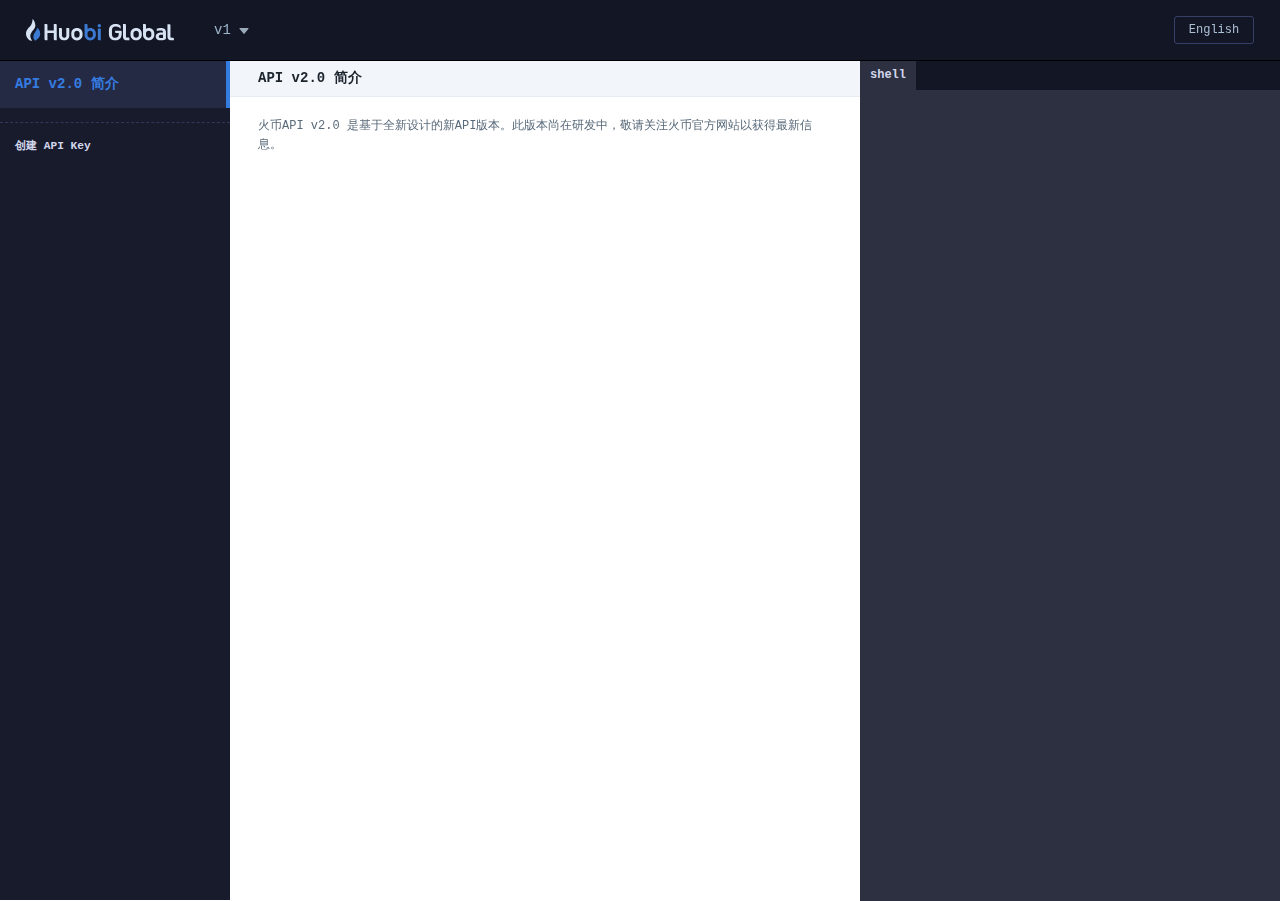
<file: v2/cn/index.html>
<!doctype html>
<html>
  <head>
    <meta charset="utf-8">
    <meta content="IE=edge,chrome=1" http-equiv="X-UA-Compatible">
    <meta name="viewport" content="width=device-width, initial-scale=1, maximum-scale=1">
    <title>火币 API 文档 v2.0</title>

    <style>
      .highlight table td { padding: 5px; }
.highlight table pre { margin: 0; }
.highlight .gh {
  color: #999999;
}
.highlight .sr {
  color: #f6aa11;
}
.highlight .go {
  color: #888888;
}
.highlight .gp {
  color: #555555;
}
.highlight .gs {
}
.highlight .gu {
  color: #aaaaaa;
}
.highlight .nb {
  color: #f6aa11;
}
.highlight .cm {
  color: #75715e;
}
.highlight .cp {
  color: #75715e;
}
.highlight .c1 {
  color: #75715e;
}
.highlight .cs {
  color: #75715e;
}
.highlight .c, .highlight .cd {
  color: #75715e;
}
.highlight .err {
  color: #960050;
}
.highlight .gr {
  color: #960050;
}
.highlight .gt {
  color: #960050;
}
.highlight .gd {
  color: #49483e;
}
.highlight .gi {
  color: #49483e;
}
.highlight .ge {
  color: #49483e;
}
.highlight .kc {
  color: #66d9ef;
}
.highlight .kd {
  color: #66d9ef;
}
.highlight .kr {
  color: #66d9ef;
}
.highlight .no {
  color: #66d9ef;
}
.highlight .kt {
  color: #66d9ef;
}
.highlight .mf {
  color: #ae81ff;
}
.highlight .mh {
  color: #ae81ff;
}
.highlight .il {
  color: #ae81ff;
}
.highlight .mi {
  color: #ae81ff;
}
.highlight .mo {
  color: #ae81ff;
}
.highlight .m, .highlight .mb, .highlight .mx {
  color: #ae81ff;
}
.highlight .sc {
  color: #ae81ff;
}
.highlight .se {
  color: #ae81ff;
}
.highlight .ss {
  color: #ae81ff;
}
.highlight .sd {
  color: #e6db74;
}
.highlight .s2 {
  color: #e6db74;
}
.highlight .sb {
  color: #e6db74;
}
.highlight .sh {
  color: #e6db74;
}
.highlight .si {
  color: #e6db74;
}
.highlight .sx {
  color: #e6db74;
}
.highlight .s1 {
  color: #e6db74;
}
.highlight .s {
  color: #e6db74;
}
.highlight .na {
  color: #a6e22e;
}
.highlight .nc {
  color: #a6e22e;
}
.highlight .nd {
  color: #a6e22e;
}
.highlight .ne {
  color: #a6e22e;
}
.highlight .nf {
  color: #a6e22e;
}
.highlight .vc {
  color: #ffffff;
}
.highlight .nn {
  color: #ffffff;
}
.highlight .nl {
  color: #ffffff;
}
.highlight .ni {
  color: #ffffff;
}
.highlight .bp {
  color: #ffffff;
}
.highlight .vg {
  color: #ffffff;
}
.highlight .vi {
  color: #ffffff;
}
.highlight .nv {
  color: #ffffff;
}
.highlight .w {
  color: #ffffff;
}
.highlight {
  color: #ffffff;
}
.highlight .n, .highlight .py, .highlight .nx {
  color: #ffffff;
}
.highlight .ow {
  color: #f92672;
}
.highlight .nt {
  color: #f92672;
}
.highlight .k, .highlight .kv {
  color: #f92672;
}
.highlight .kn {
  color: #f92672;
}
.highlight .kp {
  color: #f92672;
}
.highlight .o {
  color: #f92672;
}
    </style>
    <link href="stylesheets/screen.css" rel="stylesheet" media="screen" />
    <link href="stylesheets/print.css" rel="stylesheet" media="print" />
      <script src="javascripts/all_nosearch.js"></script>
  </head>

  <body class="index" data-languages="[&quot;shell&quot;]">
    <a href="#" id="nav-button">
      <span>
        <img src="images/navbar.png" alt="Navbar" />
      </span>
    </a>
    <header>
      <div class="flex_box">
        <img src="images/logo.svg" class="logo" alt="Logo" />
        <div class="nav_box">
          <span class="nav_cell">
            <a href="javascript:;" class="nav_first">v1<i class="icon_nav"></i></a>
            <ul class="nav_ul">
              <li>
                <a href="/slate/v1/en/" id="v1_url">v1</a>
              </li>
              <li>
                <a href="/slate/v2/en/" id="v2_url">v2</a>
              </li>
            </ul>
          </span>
        </div>
      </div>
      <a href="/slate/v1/cn/" class="lang" id="lang_box">简体中文</a>
    </header>
    <div class="toc-wrapper">
        <div class="lang-selector">
              <a href="#" data-language-name="shell">shell</a>
        </div>
      <ul id="toc" class="toc-list-h1">
          <li>
            <a href="#api-v2-0" class="toc-h1 toc-link" data-title="API v2.0 简介">API v2.0 简介</a>
          </li>
      </ul>
        <ul class="toc-footer">
            <li><a href='https://www.hbg.com/API Key/'>创建 API Key </a></li>
        </ul>
    </div>
    <div class="page-wrapper">
      <div class="dark-box"></div>
      <div class="content">
        <h1 id='api-v2-0'>API v2.0 简介</h1>
<p>火币API v2.0 是基于全新设计的新API版本。此版本尚在研发中，敬请关注火币官方网站以获得最新信息。</p>

      </div>
      <div class="dark-box">
          <div class="lang-selector">
                <a href="#" data-language-name="shell">shell</a>
          </div>
      </div>
    </div>
    <script>
      const lang_btn = document.getElementById('lang_box');
      const v1_url = document.getElementById('v1_url');
      const v2_url = document.getElementById('v2_url');
      const url = GetUrlRelativePath();
      if(url.indexOf('cn') != -1){
        //如果是中文环境
        lang_btn.innerHTML = 'English';
        lang_btn.href = '/slate/v1/en/';
        v1_url.href = '/slate/v1/cn/';
        v2_url.href = '/slate/v2/cn/';
        lang_btn.style.display = 'block';
      }
      function GetUrlRelativePath(){
        let url = document.location.toString();
        let arrUrl = url.split("//");
        let start = arrUrl[1].indexOf("/");
        let relUrl = arrUrl[1].substring(start);
        if(relUrl.indexOf("?") != -1){
          relUrl = relUrl.split("?")[0];
        }
        if(relUrl.indexOf("#") != -1){
          relUrl = relUrl.split("#")[0];
        }
        return relUrl;
  　　}
    </script>
  </body>
</html>
</file>
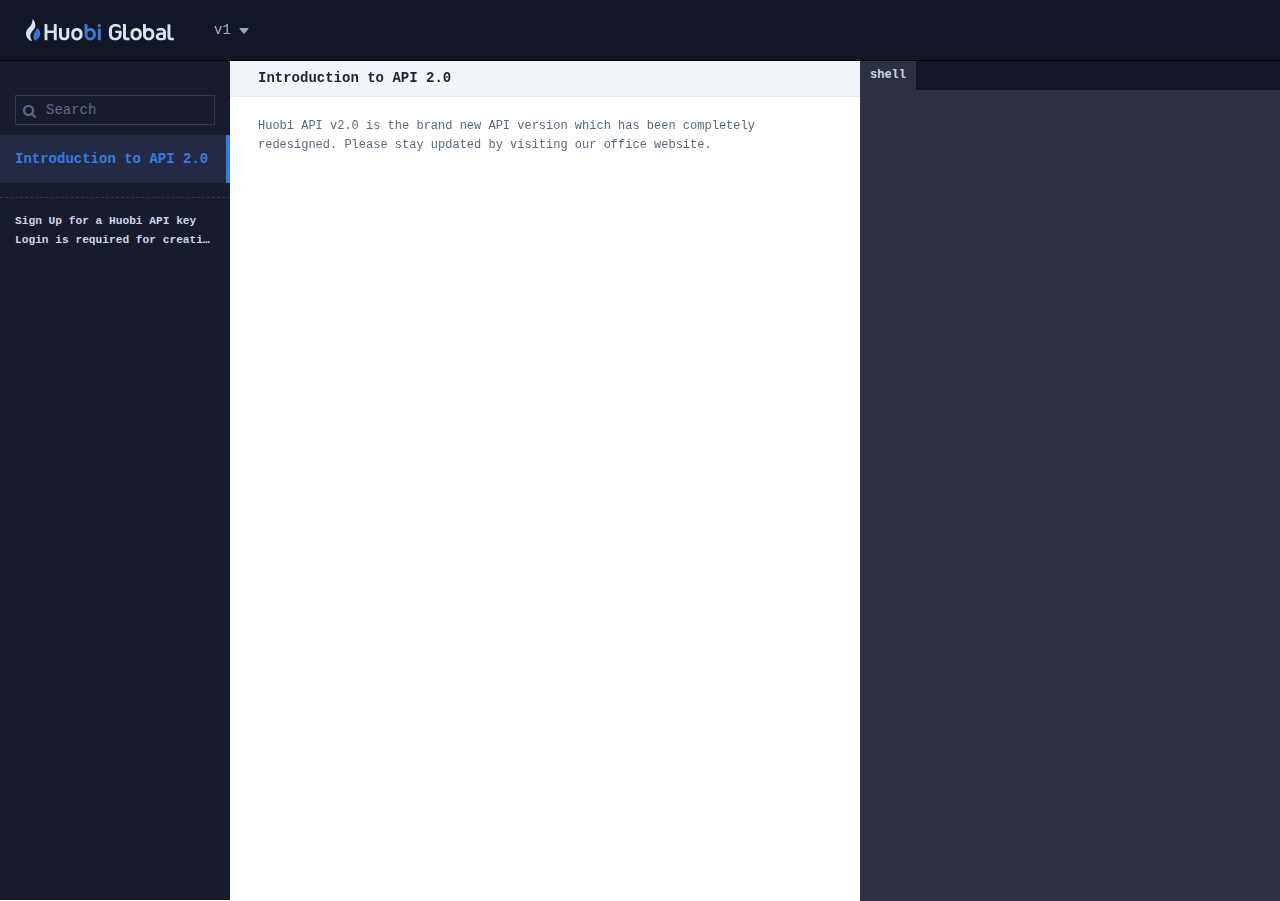
<file: v2/en/index.html>
<!doctype html>
<html>
  <head>
    <meta charset="utf-8">
    <meta content="IE=edge,chrome=1" http-equiv="X-UA-Compatible">
    <meta name="viewport" content="width=device-width, initial-scale=1, maximum-scale=1">
    <title>Huobi API Reference V2.0 English</title>

    <style>
      .highlight table td { padding: 5px; }
.highlight table pre { margin: 0; }
.highlight .gh {
  color: #999999;
}
.highlight .sr {
  color: #f6aa11;
}
.highlight .go {
  color: #888888;
}
.highlight .gp {
  color: #555555;
}
.highlight .gs {
}
.highlight .gu {
  color: #aaaaaa;
}
.highlight .nb {
  color: #f6aa11;
}
.highlight .cm {
  color: #75715e;
}
.highlight .cp {
  color: #75715e;
}
.highlight .c1 {
  color: #75715e;
}
.highlight .cs {
  color: #75715e;
}
.highlight .c, .highlight .cd {
  color: #75715e;
}
.highlight .err {
  color: #960050;
}
.highlight .gr {
  color: #960050;
}
.highlight .gt {
  color: #960050;
}
.highlight .gd {
  color: #49483e;
}
.highlight .gi {
  color: #49483e;
}
.highlight .ge {
  color: #49483e;
}
.highlight .kc {
  color: #66d9ef;
}
.highlight .kd {
  color: #66d9ef;
}
.highlight .kr {
  color: #66d9ef;
}
.highlight .no {
  color: #66d9ef;
}
.highlight .kt {
  color: #66d9ef;
}
.highlight .mf {
  color: #ae81ff;
}
.highlight .mh {
  color: #ae81ff;
}
.highlight .il {
  color: #ae81ff;
}
.highlight .mi {
  color: #ae81ff;
}
.highlight .mo {
  color: #ae81ff;
}
.highlight .m, .highlight .mb, .highlight .mx {
  color: #ae81ff;
}
.highlight .sc {
  color: #ae81ff;
}
.highlight .se {
  color: #ae81ff;
}
.highlight .ss {
  color: #ae81ff;
}
.highlight .sd {
  color: #e6db74;
}
.highlight .s2 {
  color: #e6db74;
}
.highlight .sb {
  color: #e6db74;
}
.highlight .sh {
  color: #e6db74;
}
.highlight .si {
  color: #e6db74;
}
.highlight .sx {
  color: #e6db74;
}
.highlight .s1 {
  color: #e6db74;
}
.highlight .s {
  color: #e6db74;
}
.highlight .na {
  color: #a6e22e;
}
.highlight .nc {
  color: #a6e22e;
}
.highlight .nd {
  color: #a6e22e;
}
.highlight .ne {
  color: #a6e22e;
}
.highlight .nf {
  color: #a6e22e;
}
.highlight .vc {
  color: #ffffff;
}
.highlight .nn {
  color: #ffffff;
}
.highlight .nl {
  color: #ffffff;
}
.highlight .ni {
  color: #ffffff;
}
.highlight .bp {
  color: #ffffff;
}
.highlight .vg {
  color: #ffffff;
}
.highlight .vi {
  color: #ffffff;
}
.highlight .nv {
  color: #ffffff;
}
.highlight .w {
  color: #ffffff;
}
.highlight {
  color: #ffffff;
}
.highlight .n, .highlight .py, .highlight .nx {
  color: #ffffff;
}
.highlight .ow {
  color: #f92672;
}
.highlight .nt {
  color: #f92672;
}
.highlight .k, .highlight .kv {
  color: #f92672;
}
.highlight .kn {
  color: #f92672;
}
.highlight .kp {
  color: #f92672;
}
.highlight .o {
  color: #f92672;
}
    </style>
    <link href="stylesheets/screen.css" rel="stylesheet" media="screen" />
    <link href="stylesheets/print.css" rel="stylesheet" media="print" />
      <script src="javascripts/all.js"></script>
  </head>

  <body class="index" data-languages="[&quot;shell&quot;]">
    <a href="#" id="nav-button">
      <span>
        <img src="images/navbar.png" alt="Navbar" />
      </span>
    </a>
    <header>
      <div class="flex_box">
        <img src="images/logo.svg" class="logo" alt="Logo" />
        <div class="nav_box">
          <span class="nav_cell">
            <a href="javascript:;" class="nav_first">v1<i class="icon_nav"></i></a>
            <ul class="nav_ul">
              <li>
                <a href="/slate/v1/en/" id="v1_url">v1</a>
              </li>
              <li>
                <a href="/slate/v2/en/" id="v2_url">v2</a>
              </li>
            </ul>
          </span>
        </div>
      </div>
      <a href="/slate/v1/cn/" class="lang" id="lang_box">简体中文</a>
    </header>
    <div class="toc-wrapper">
        <div class="lang-selector">
              <a href="#" data-language-name="shell">shell</a>
        </div>
        <div class="search">
          <input type="text" class="search" id="input-search" placeholder="Search">
        </div>
        <ul class="search-results"></ul>
      <ul id="toc" class="toc-list-h1">
          <li>
            <a href="#introduction-to-api-2-0" class="toc-h1 toc-link" data-title="Introduction to API 2.0">Introduction to API 2.0</a>
          </li>
      </ul>
        <ul class="toc-footer">
            <li><a href='https://www.huobi.pro/apikey/'>Sign Up for a Huobi API key </a></li>
            <li>Login is required for creating an API key</li>
        </ul>
    </div>
    <div class="page-wrapper">
      <div class="dark-box"></div>
      <div class="content">
        <h1 id='introduction-to-api-2-0'>Introduction to API 2.0</h1>
<p>Huobi API v2.0 is the brand new API version which has been completely redesigned. Please stay updated by visiting our office website.</p>

      </div>
      <div class="dark-box">
          <div class="lang-selector">
                <a href="#" data-language-name="shell">shell</a>
          </div>
      </div>
    </div>
    <script>
      const lang_btn = document.getElementById('lang_box');
      const v1_url = document.getElementById('v1_url');
      const v2_url = document.getElementById('v2_url');
      const url = GetUrlRelativePath();
      if(url.indexOf('cn') != -1){
        //如果是中文环境
        lang_btn.innerHTML = 'English';
        lang_btn.href = '/slate/v1/en/';
        v1_url.href = '/slate/v1/cn/';
        v2_url.href = '/slate/v2/cn/';
        lang_btn.style.display = 'block';
      }
      function GetUrlRelativePath(){
        let url = document.location.toString();
        let arrUrl = url.split("//");
        let start = arrUrl[1].indexOf("/");
        let relUrl = arrUrl[1].substring(start);
        if(relUrl.indexOf("?") != -1){
          relUrl = relUrl.split("?")[0];
        }
        if(relUrl.indexOf("#") != -1){
          relUrl = relUrl.split("#")[0];
        }
        return relUrl;
  　　}
    </script>
  </body>
</html>
</file>
<file: v1/cn/stylesheets/screen.css>
/*! normalize.css v3.0.2 | MIT License | git.io/normalize */html{font-family:sans-serif;-ms-text-size-adjust:100%;-webkit-text-size-adjust:100%}body{margin:0}article,aside,details,figcaption,figure,footer,header,hgroup,main,menu,nav,section,summary{display:block}audio,canvas,progress,video{display:inline-block;vertical-align:baseline}audio:not([controls]){display:none;height:0}[hidden],template{display:none}a{background-color:transparent}a:active,a:hover{outline:0}abbr[title]{border-bottom:1px dotted}b,strong{font-weight:bold}dfn{font-style:italic}h1{font-size:2em;margin:0.67em 0}mark{background:#ff0;color:#000}small{font-size:80%}sub,sup{font-size:75%;line-height:0;position:relative;vertical-align:baseline}sup{top:-0.5em}sub{bottom:-0.25em}img{border:0}svg:not(:root){overflow:hidden}figure{margin:1em 40px}hr{box-sizing:content-box;height:0}pre{overflow:auto}code,kbd,pre,samp{font-family:monospace, monospace;font-size:1em}button,input,optgroup,select,textarea{color:inherit;font:inherit;margin:0}button{overflow:visible}button,select{text-transform:none}button,html input[type="button"],input[type="reset"],input[type="submit"]{-webkit-appearance:button;cursor:pointer}button[disabled],html input[disabled]{cursor:default}button::-moz-focus-inner,input::-moz-focus-inner{border:0;padding:0}input{line-height:normal}input[type="checkbox"],input[type="radio"]{box-sizing:border-box;padding:0}input[type="number"]::-webkit-inner-spin-button,input[type="number"]::-webkit-outer-spin-button{height:auto}input[type="search"]{-webkit-appearance:textfield;box-sizing:content-box}input[type="search"]::-webkit-search-cancel-button,input[type="search"]::-webkit-search-decoration{-webkit-appearance:none}fieldset{border:1px solid #c0c0c0;margin:0 2px;padding:0.35em 0.625em 0.75em}legend{border:0;padding:0}textarea{overflow:auto}optgroup{font-weight:bold}table{border-collapse:collapse;border-spacing:0}td,th{padding:0}.content h1,.content h2,.content h3,.content h4,.content h5,.content h6,html,body{font-family:"Open Sans", "PingFang SC", "Hiragino Sans GB", "Heiti SC", "Microsoft YaHei", "WenQuanYi Micro Hei", monospace,serif;font-size:12px}.content h1,.content h2,.content h3,.content h4,.content h5,.content h6{font-weight:bold}.content code,.content pre{font-family:Consolas, Menlo, Monaco, "Lucida Console", "Liberation Mono", "DejaVu Sans Mono", "Bitstream Vera Sans Mono", "Courier New", monospace, serif;font-size:12px;line-height:1.5}.content code{word-break:break-all;-webkit-hyphens:auto;-ms-hyphens:auto;hyphens:auto}@font-face{font-family:'slate';src:url(../fonts/slate.eot?-syv14m);src:url(../fonts/slate.eot?#iefix-syv14m) format("embedded-opentype"),url(../fonts/slate.woff2?-syv14m) format("woff2"),url(../fonts/slate.woff?-syv14m) format("woff"),url(../fonts/slate.ttf?-syv14m) format("truetype"),url(../fonts/slate.svg?-syv14m#slate) format("svg");font-weight:normal;font-style:normal}.content aside.warning:before,.content aside.notice:before,.content aside.success:before,.toc-wrapper>.search:before{font-family:'slate';speak:none;font-style:normal;font-weight:normal;font-variant:normal;text-transform:none;line-height:1}.content aside.warning:before{content:"\e600"}.content aside.notice:before{content:"\e602"}.content aside.success:before{content:"\e606"}.toc-wrapper>.search:before{content:"\e607"}html,body{color:#596A7A;padding:0;margin:0;-webkit-font-smoothing:antialiased;-moz-osx-font-smoothing:grayscale;background-color:#FFFFFF;height:100%;-webkit-text-size-adjust:none}#toc>ul>li>a>span{float:right;background-color:#2484FF;border-radius:40px;width:20px}header{position:fixed;display:-ms-flexbox;display:flex;-ms-flex-align:center;align-items:center;width:100%;box-sizing:border-box;padding:0 26px;height:60px;left:0;top:0;background:#131625;box-shadow:0 1px 0 0 #000;z-index:100}header .flex_box{-ms-flex:1;flex:1;display:-ms-flexbox;display:flex;-ms-flex-align:center;align-items:center}header .logo{display:block;max-width:100%}header .nav_box{position:relative;margin-left:40px}header .nav_box .nav_cell{position:relative;display:inline-block}header .nav_box .nav_cell .nav_first{display:inline-block;height:32px;line-height:32px;min-width:50px;text-align:left;color:#9EB5CA;font-size:14px;text-decoration:none}header .nav_box .nav_cell .nav_first i.icon_nav{display:inline-block;width:10px;height:10px;background:url(../images/icon_nav.svg) no-repeat center center;background-size:contain;vertical-align:top;margin-top:12px;margin-left:8px;transition:all 300ms linear}header .nav_box .nav_cell .nav_ul{display:none;position:absolute;left:0;top:32px;width:120px;padding:5px 0;background-color:#fff;list-style:none;margin:0;box-shadow:0 0 20px 0 rgba(69,97,137,0.2);border-radius:3px}header .nav_box .nav_cell .nav_ul li{width:100%;transition:all 300ms linear}header .nav_box .nav_cell .nav_ul li a{display:block;width:100%;height:40px;line-height:40px;box-sizing:border-box;padding:0 16px;color:#2B3D4A;text-decoration:none;transition:all 300ms linear}header .nav_box .nav_cell .nav_ul li.active,header .nav_box .nav_cell .nav_ul li:hover{background-color:#F2F6FA}header .nav_box .nav_cell .nav_ul li.active a,header .nav_box .nav_cell .nav_ul li:hover a{color:#357CE1}header .nav_box .nav_cell:hover .icon_nav{transform:rotate(180deg)}header .nav_box .nav_cell:hover .nav_ul{display:block}header .lang{display:none;width:78px;height:26px;line-height:26px;text-align:center;border:1px solid #383F66;color:#ADC1D5;text-decoration:none;border-radius:3px;transition:all 300ms}header .lang:hover{color:#357CE1;border-color:#357CE1}.toc-wrapper{transition:left 0.3s ease-in-out;overflow-y:auto;overflow-x:hidden;position:fixed;z-index:30;top:60px;left:0;bottom:0;width:230px;background-color:#171B2B;font-size:14px;font-weight:bold}.toc-wrapper .lang-selector{display:none}.toc-wrapper .lang-selector a{padding-top:0.5em;padding-bottom:0.5em}.toc-wrapper>.search{position:relative}.toc-wrapper>.search input{background:#171B2B;border:1px solid;border-color:#303759;padding:6px 0 6px 30px;box-sizing:border-box;margin:10px 15px;width:200px;outline:none;color:#D2D6EC;font-weight:normal;border-radius:0;transition:all 300ms;margin-top:35px}.toc-wrapper>.search input::-webkit-input-placeholder{color:#61688A}.toc-wrapper>.search input::-moz-placeholder{color:#61688A}.toc-wrapper>.search input:-ms-input-placeholder{color:#61688A}.toc-wrapper>.search input::placeholder{color:#61688A}.toc-wrapper>.search input:active,.toc-wrapper>.search input:focus{border-color:#357CE1}.toc-wrapper>.search:before{position:absolute;top:44px;left:23px;color:#61688A}.toc-wrapper .search-results{margin-top:0;box-sizing:border-box;height:0;overflow-y:auto;overflow-x:hidden;transition-property:height, margin;transition-duration:180ms;transition-timing-function:ease-in-out;background:#131625}.toc-wrapper .search-results.visible{height:30%}.toc-wrapper .search-results li{margin:0 15px;line-height:28px;font-size:12px;font-weight:normal}.toc-wrapper .search-results a{color:#D2D6EC;text-decoration:none;transition:all 300ms}.toc-wrapper .search-results a:hover{color:#357CE1}.toc-wrapper ul,.toc-wrapper li{list-style:none;margin:0;padding:0;line-height:48px}.toc-wrapper li{color:#D2D6EC;transition-property:background;transition-timing-function:linear;transition-duration:200ms}.toc-wrapper .toc-link.active{background-color:#252A44;color:#357CE1;border-right:4px solid #357CE1}.toc-wrapper .toc-link.active-parent{background-color:#171B2B;color:#357CE1}.toc-wrapper .toc-list-h2{display:none;background-color:#171B2B;font-weight:500}.toc-wrapper .toc-h2{padding-left:25px;font-size:14px}.toc-wrapper .toc-footer{padding:1em 0;margin-top:1em;border-top:1px dashed #303759}.toc-wrapper .toc-footer li,.toc-wrapper .toc-footer a{color:#D2D6EC;text-decoration:none}.toc-wrapper .toc-footer a:hover{text-decoration:underline}.toc-wrapper .toc-footer li{font-size:0.8em;line-height:1.7;text-decoration:none}.toc-link,.toc-footer li{padding:0 15px 0 15px;display:block;overflow-x:hidden;white-space:nowrap;text-overflow:ellipsis;text-decoration:none;color:#D2D6EC;transition-property:background;transition-timing-function:linear;transition-duration:130ms}#nav-button{padding:0 1.5em 5em 0;display:none;position:fixed;top:60;left:0;z-index:100;color:#000;text-decoration:none;font-weight:bold;opacity:0.7;line-height:16px;transition:left 0.3s ease-in-out}#nav-button span{display:block;padding:6px 6px 6px;background-color:rgba(255,255,255,0.7);transform-origin:0 0;transform:rotate(-90deg) translate(-100%, 0);border-radius:0 0 0 5px}#nav-button img{height:16px;vertical-align:bottom}#nav-button:hover{opacity:1}#nav-button.open{left:230px}.page-wrapper{margin-left:230px;position:relative;z-index:10;background-color:#FFFFFF;min-height:100%;padding-bottom:1px}.page-wrapper .dark-box{width:40%;background-color:#2D3040;position:absolute;right:0;top:60px;bottom:0}.page-wrapper .lang-selector{position:fixed;z-index:50;border-bottom:5px solid #2D3040}.lang-selector{background-color:#131625;width:100%;font-weight:bold}.lang-selector a{display:block;float:left;color:#D2D6EC;text-decoration:none;padding:0 10px;line-height:30px;outline:0}.lang-selector a:active,.lang-selector a:focus{background-color:#2D3040;color:#D2D6EC}.lang-selector a.active{background-color:#2D3040;color:#D2D6EC}.lang-selector:after{content:'';clear:both;display:block}.content{-webkit-transform:translateZ(0);position:relative;z-index:30}.content a{color:#357CE1;text-decoration:none}.content:after{content:'';display:block;clear:both}.content>h1,.content>h2,.content>h3,.content>h4,.content>h5,.content>h6,.content>p,.content>table,.content>ul,.content>ol,.content>aside,.content>dl{margin-right:40%;padding:0 28px;box-sizing:border-box;display:block}.content>ul,.content>ol{padding-left:43px}.content>h1,.content>h2,.content>div{clear:both}.content>h1[id],.content>h2[id],.content>h3[id],.content>h4[id],.content>h5[id],.content>h6[id]{margin-top:-40px}.content>h1[id]::before,.content>h2[id]::before,.content>h3[id]::before,.content>h4[id]::before,.content>h5[id]::before,.content>h6[id]::before{position:relative;display:block;content:'';height:60px;width:calc(100% + 56px);margin-left:-28px}.content h1{font-size:14px;line-height:36px;margin-bottom:21px;box-shadow:0 1px 0 0 #E6ECF2;background-color:#F2F5FA;color:#1C242C}.content h1::before{background-color:#fff}.content *:not(h1){position:relative;z-index:1}.content h1:first-child,.content div:first-child+h1{border-top-width:0;margin-top:0}.content h2{font-size:14px;margin-top:32px;margin-bottom:8px;color:#1C242C}.content h3,.content h4,.content h5,.content h6{font-size:12px;margin-top:24px;margin-bottom:8px;line-height:18px;color:#1C242C}.content h4,.content h5,.content h6{font-size:10px}.content hr{margin:2em 0;height:1px;background:#E6ECF2;border:none;margin-left:28px;margin-right:calc(50% + 28px)}.content table{margin-bottom:1em;overflow:auto}.content table th,.content table td{text-align:left;vertical-align:top;line-height:1.6}.content table th code,.content table td code{white-space:nowrap}.content table th{padding:5px 10px;border-top:1px solid #E6ECF2;vertical-align:bottom}.content table td{padding:10px;border-bottom:1px solid #E6ECF2}.content table tr:nth-child(odd)>td{background-color:white}.content table tr:nth-child(even)>td{background-color:white}.content dt{font-weight:bold}.content dd{margin-left:15px}.content p,.content li,.content dt,.content dd{line-height:1.6;margin-top:0}.content img{max-width:100%}.content code{background-color:rgba(0,0,0,0.05);padding:3px;border-radius:3px}.content pre>code{background-color:transparent;padding:0}.content aside{margin-top:1.5em;margin-bottom:1.5em;background:rgba(53,124,225,0.05);line-height:1.6;color:#1C242C;margin-left:28px;margin-right:calc(50% + 28px);padding:0.8em 1.2em;border:1px solid;border-color:rgba(53,124,225,0.3)}.content aside::before{color:#357CE1}.content aside.warning{background-color:rgba(239,86,86,0.05);border-color:rgba(239,86,86,0.3)}.content aside.warning::before{color:#EF5656}.content aside.success{background-color:rgba(13,168,139,0.05);border-color:rgba(13,168,139,0.3)}.content aside.success::before{color:#0DA88B}.content aside:before{vertical-align:middle;padding-right:0.5em;font-size:14px}.content .search-highlight{padding:2px;margin:-3px;border-radius:4px;background:rgba(53,124,225,0.5)}.content pre,.content blockquote{background-color:#1D2123;color:#fff;margin:0;width:40%;float:right;clear:right;box-sizing:border-box}.content pre>p,.content blockquote>p{margin:0}.content pre a,.content blockquote a{color:#fff;text-decoration:none;border-bottom:dashed 1px #ccc}.content pre{padding-top:2em;padding-bottom:2em;padding:2em 28px}.content blockquote>p{background-color:#181C1E;padding:13px 2em;color:#eee}@media (max-width: 930px){.toc-wrapper{left:-230px}.toc-wrapper.open{left:0}.page-wrapper{margin-left:0}#nav-button{display:block}.toc-link{padding-top:0.3em;padding-bottom:0.3em}}@media (max-width: 700px){.dark-box{display:none}.content>h1,.content>h2,.content>h3,.content>h4,.content>h5,.content>h6,.content>p,.content>table,.content>ul,.content>ol,.content>aside,.content>dl{margin-right:0}.toc-wrapper .lang-selector{display:block}.page-wrapper .lang-selector{display:none}.content pre,.content blockquote{width:auto;float:none}.content>pre+h1,.content>blockquote+h1,.content>pre+h2,.content>blockquote+h2,.content>pre+h3,.content>blockquote+h3,.content>pre+h4,.content>blockquote+h4,.content>pre+h5,.content>blockquote+h5,.content>pre+h6,.content>blockquote+h6,.content>pre+p,.content>blockquote+p,.content>pre+table,.content>blockquote+table,.content>pre+ul,.content>blockquote+ul,.content>pre+ol,.content>blockquote+ol,.content>pre+aside,.content>blockquote+aside,.content>pre+dl,.content>blockquote+dl{margin-top:28px}}.highlight .c,.highlight .cm,.highlight .c1,.highlight .cs{color:#909090}.highlight,.highlight .w{background-color:#1D2123}
</file>
<file: v1/cn/stylesheets/print.css>
/*! normalize.css v3.0.2 | MIT License | git.io/normalize */html{font-family:sans-serif;-ms-text-size-adjust:100%;-webkit-text-size-adjust:100%}body{margin:0}article,aside,details,figcaption,figure,footer,header,hgroup,main,menu,nav,section,summary{display:block}audio,canvas,progress,video{display:inline-block;vertical-align:baseline}audio:not([controls]){display:none;height:0}[hidden],template{display:none}a{background-color:transparent}a:active,a:hover{outline:0}abbr[title]{border-bottom:1px dotted}b,strong{font-weight:bold}dfn{font-style:italic}h1{font-size:2em;margin:0.67em 0}mark{background:#ff0;color:#000}small{font-size:80%}sub,sup{font-size:75%;line-height:0;position:relative;vertical-align:baseline}sup{top:-0.5em}sub{bottom:-0.25em}img{border:0}svg:not(:root){overflow:hidden}figure{margin:1em 40px}hr{box-sizing:content-box;height:0}pre{overflow:auto}code,kbd,pre,samp{font-family:monospace, monospace;font-size:1em}button,input,optgroup,select,textarea{color:inherit;font:inherit;margin:0}button{overflow:visible}button,select{text-transform:none}button,html input[type="button"],input[type="reset"],input[type="submit"]{-webkit-appearance:button;cursor:pointer}button[disabled],html input[disabled]{cursor:default}button::-moz-focus-inner,input::-moz-focus-inner{border:0;padding:0}input{line-height:normal}input[type="checkbox"],input[type="radio"]{box-sizing:border-box;padding:0}input[type="number"]::-webkit-inner-spin-button,input[type="number"]::-webkit-outer-spin-button{height:auto}input[type="search"]{-webkit-appearance:textfield;box-sizing:content-box}input[type="search"]::-webkit-search-cancel-button,input[type="search"]::-webkit-search-decoration{-webkit-appearance:none}fieldset{border:1px solid #c0c0c0;margin:0 2px;padding:0.35em 0.625em 0.75em}legend{border:0;padding:0}textarea{overflow:auto}optgroup{font-weight:bold}table{border-collapse:collapse;border-spacing:0}td,th{padding:0}.content h1,.content h2,.content h3,.content h4,body{font-family:"Open Sans", "PingFang SC", "Hiragino Sans GB", "Heiti SC", "Microsoft YaHei", "WenQuanYi Micro Hei", monospace,serif;font-size:12px}.content h1,.content h2,.content h3,.content h4{font-weight:bold}.content pre,.content code{font-family:Consolas, Menlo, Monaco, "Lucida Console", "Liberation Mono", "DejaVu Sans Mono", "Bitstream Vera Sans Mono", "Courier New", monospace, serif;font-size:12px;line-height:1.5}.content pre,.content code{word-break:break-all;-webkit-hyphens:auto;-ms-hyphens:auto;hyphens:auto}@font-face{font-family:'slate';src:url(../fonts/slate.eot?-syv14m);src:url(../fonts/slate.eot?#iefix-syv14m) format("embedded-opentype"),url(../fonts/slate.woff2?-syv14m) format("woff2"),url(../fonts/slate.woff?-syv14m) format("woff"),url(../fonts/slate.ttf?-syv14m) format("truetype"),url(../fonts/slate.svg?-syv14m#slate) format("svg");font-weight:normal;font-style:normal}.content aside.warning:before,.content aside.notice:before,.content aside.success:before{font-family:'slate';speak:none;font-style:normal;font-weight:normal;font-variant:normal;text-transform:none;line-height:1}.content aside.warning:before{content:"\e600"}.content aside.notice:before{content:"\e602"}.content aside.success:before{content:"\e606"}.tocify,.toc-footer,.lang-selector,.search,#nav-button{display:none}.tocify-wrapper>img{margin:0 auto;display:block}.content{font-size:12px}.content pre,.content code{border:1px solid #999;border-radius:5px;font-size:0.8em}.content pre code{border:0}.content pre{padding:1.3em}.content code{padding:0.2em}.content table{border:1px solid #999}.content table tr{border-bottom:1px solid #999}.content table td,.content table th{padding:0.7em}.content p{line-height:1.5}.content a{text-decoration:none;color:#000}.content h1{font-size:2.5em;padding-top:0.5em;padding-bottom:0.5em;margin-top:1em;margin-bottom:21px;border:2px solid #ccc;border-width:2px 0;text-align:center}.content h2{font-size:1.8em;margin-top:2em;border-top:2px solid #ccc;padding-top:0.8em}.content h1+h2,.content h1+div+h2{border-top:none;padding-top:0;margin-top:0}.content h3,.content h4{font-size:0.8em;margin-top:1.5em;margin-bottom:0.8em;text-transform:uppercase}.content h5,.content h6{text-transform:uppercase}.content aside{padding:1em;border:1px solid #ccc;border-radius:5px;margin-top:1.5em;margin-bottom:1.5em;line-height:1.6}.content aside:before{vertical-align:middle;padding-right:0.5em;font-size:14px}
</file>
<file: v1/en/stylesheets/screen.css>
/*! normalize.css v3.0.2 | MIT License | git.io/normalize */html{font-family:sans-serif;-ms-text-size-adjust:100%;-webkit-text-size-adjust:100%}body{margin:0}article,aside,details,figcaption,figure,footer,header,hgroup,main,menu,nav,section,summary{display:block}audio,canvas,progress,video{display:inline-block;vertical-align:baseline}audio:not([controls]){display:none;height:0}[hidden],template{display:none}a{background-color:transparent}a:active,a:hover{outline:0}abbr[title]{border-bottom:1px dotted}b,strong{font-weight:bold}dfn{font-style:italic}h1{font-size:2em;margin:0.67em 0}mark{background:#ff0;color:#000}small{font-size:80%}sub,sup{font-size:75%;line-height:0;position:relative;vertical-align:baseline}sup{top:-0.5em}sub{bottom:-0.25em}img{border:0}svg:not(:root){overflow:hidden}figure{margin:1em 40px}hr{box-sizing:content-box;height:0}pre{overflow:auto}code,kbd,pre,samp{font-family:monospace, monospace;font-size:1em}button,input,optgroup,select,textarea{color:inherit;font:inherit;margin:0}button{overflow:visible}button,select{text-transform:none}button,html input[type="button"],input[type="reset"],input[type="submit"]{-webkit-appearance:button;cursor:pointer}button[disabled],html input[disabled]{cursor:default}button::-moz-focus-inner,input::-moz-focus-inner{border:0;padding:0}input{line-height:normal}input[type="checkbox"],input[type="radio"]{box-sizing:border-box;padding:0}input[type="number"]::-webkit-inner-spin-button,input[type="number"]::-webkit-outer-spin-button{height:auto}input[type="search"]{-webkit-appearance:textfield;box-sizing:content-box}input[type="search"]::-webkit-search-cancel-button,input[type="search"]::-webkit-search-decoration{-webkit-appearance:none}fieldset{border:1px solid #c0c0c0;margin:0 2px;padding:0.35em 0.625em 0.75em}legend{border:0;padding:0}textarea{overflow:auto}optgroup{font-weight:bold}table{border-collapse:collapse;border-spacing:0}td,th{padding:0}.content h1,.content h2,.content h3,.content h4,.content h5,.content h6,html,body{font-family:"Open Sans", "PingFang SC", "Hiragino Sans GB", "Heiti SC", "Microsoft YaHei", "WenQuanYi Micro Hei", monospace,serif;font-size:12px}.content h1,.content h2,.content h3,.content h4,.content h5,.content h6{font-weight:bold}.content code,.content pre{font-family:Consolas, Menlo, Monaco, "Lucida Console", "Liberation Mono", "DejaVu Sans Mono", "Bitstream Vera Sans Mono", "Courier New", monospace, serif;font-size:12px;line-height:1.5}.content code{word-break:break-all;-webkit-hyphens:auto;-ms-hyphens:auto;hyphens:auto}@font-face{font-family:'slate';src:url(../fonts/slate.eot?-syv14m);src:url(../fonts/slate.eot?#iefix-syv14m) format("embedded-opentype"),url(../fonts/slate.woff2?-syv14m) format("woff2"),url(../fonts/slate.woff?-syv14m) format("woff"),url(../fonts/slate.ttf?-syv14m) format("truetype"),url(../fonts/slate.svg?-syv14m#slate) format("svg");font-weight:normal;font-style:normal}.content aside.warning:before,.content aside.notice:before,.content aside.success:before,.toc-wrapper>.search:before{font-family:'slate';speak:none;font-style:normal;font-weight:normal;font-variant:normal;text-transform:none;line-height:1}.content aside.warning:before{content:"\e600"}.content aside.notice:before{content:"\e602"}.content aside.success:before{content:"\e606"}.toc-wrapper>.search:before{content:"\e607"}html,body{color:#596A7A;padding:0;margin:0;-webkit-font-smoothing:antialiased;-moz-osx-font-smoothing:grayscale;background-color:#FFFFFF;height:100%;-webkit-text-size-adjust:none}#toc>ul>li>a>span{float:right;background-color:#2484FF;border-radius:40px;width:20px}header{position:fixed;display:-ms-flexbox;display:flex;-ms-flex-align:center;align-items:center;width:100%;box-sizing:border-box;padding:0 26px;height:60px;left:0;top:0;background:#131625;box-shadow:0 1px 0 0 #000;z-index:100}header .flex_box{-ms-flex:1;flex:1;display:-ms-flexbox;display:flex;-ms-flex-align:center;align-items:center}header .logo{display:block;max-width:100%}header .nav_box{position:relative;margin-left:40px}header .nav_box .nav_cell{position:relative;display:inline-block}header .nav_box .nav_cell .nav_first{display:inline-block;height:32px;line-height:32px;min-width:50px;text-align:left;color:#9EB5CA;font-size:14px;text-decoration:none}header .nav_box .nav_cell .nav_first i.icon_nav{display:inline-block;width:10px;height:10px;background:url(../images/icon_nav.svg) no-repeat center center;background-size:contain;vertical-align:top;margin-top:12px;margin-left:8px;transition:all 300ms linear}header .nav_box .nav_cell .nav_ul{display:none;position:absolute;left:0;top:32px;width:120px;padding:5px 0;background-color:#fff;list-style:none;margin:0;box-shadow:0 0 20px 0 rgba(69,97,137,0.2);border-radius:3px}header .nav_box .nav_cell .nav_ul li{width:100%;transition:all 300ms linear}header .nav_box .nav_cell .nav_ul li a{display:block;width:100%;height:40px;line-height:40px;box-sizing:border-box;padding:0 16px;color:#2B3D4A;text-decoration:none;transition:all 300ms linear}header .nav_box .nav_cell .nav_ul li.active,header .nav_box .nav_cell .nav_ul li:hover{background-color:#F2F6FA}header .nav_box .nav_cell .nav_ul li.active a,header .nav_box .nav_cell .nav_ul li:hover a{color:#357CE1}header .nav_box .nav_cell:hover .icon_nav{transform:rotate(180deg)}header .nav_box .nav_cell:hover .nav_ul{display:block}header .lang{display:none;width:78px;height:26px;line-height:26px;text-align:center;border:1px solid #383F66;color:#ADC1D5;text-decoration:none;border-radius:3px;transition:all 300ms}header .lang:hover{color:#357CE1;border-color:#357CE1}.toc-wrapper{transition:left 0.3s ease-in-out;overflow-y:auto;overflow-x:hidden;position:fixed;z-index:30;top:60px;left:0;bottom:0;width:230px;background-color:#171B2B;font-size:14px;font-weight:bold}.toc-wrapper .lang-selector{display:none}.toc-wrapper .lang-selector a{padding-top:0.5em;padding-bottom:0.5em}.toc-wrapper>.search{position:relative}.toc-wrapper>.search input{background:#171B2B;border:1px solid;border-color:#303759;padding:6px 0 6px 30px;box-sizing:border-box;margin:10px 15px;width:200px;outline:none;color:#D2D6EC;font-weight:normal;border-radius:0;transition:all 300ms;margin-top:35px}.toc-wrapper>.search input::-webkit-input-placeholder{color:#61688A}.toc-wrapper>.search input::-moz-placeholder{color:#61688A}.toc-wrapper>.search input:-ms-input-placeholder{color:#61688A}.toc-wrapper>.search input::placeholder{color:#61688A}.toc-wrapper>.search input:active,.toc-wrapper>.search input:focus{border-color:#357CE1}.toc-wrapper>.search:before{position:absolute;top:44px;left:23px;color:#61688A}.toc-wrapper .search-results{margin-top:0;box-sizing:border-box;height:0;overflow-y:auto;overflow-x:hidden;transition-property:height, margin;transition-duration:180ms;transition-timing-function:ease-in-out;background:#131625}.toc-wrapper .search-results.visible{height:30%}.toc-wrapper .search-results li{margin:0 15px;line-height:28px;font-size:12px;font-weight:normal}.toc-wrapper .search-results a{color:#D2D6EC;text-decoration:none;transition:all 300ms}.toc-wrapper .search-results a:hover{color:#357CE1}.toc-wrapper ul,.toc-wrapper li{list-style:none;margin:0;padding:0;line-height:48px}.toc-wrapper li{color:#D2D6EC;transition-property:background;transition-timing-function:linear;transition-duration:200ms}.toc-wrapper .toc-link.active{background-color:#252A44;color:#357CE1;border-right:4px solid #357CE1}.toc-wrapper .toc-link.active-parent{background-color:#171B2B;color:#357CE1}.toc-wrapper .toc-list-h2{display:none;background-color:#171B2B;font-weight:500}.toc-wrapper .toc-h2{padding-left:25px;font-size:14px}.toc-wrapper .toc-footer{padding:1em 0;margin-top:1em;border-top:1px dashed #303759}.toc-wrapper .toc-footer li,.toc-wrapper .toc-footer a{color:#D2D6EC;text-decoration:none}.toc-wrapper .toc-footer a:hover{text-decoration:underline}.toc-wrapper .toc-footer li{font-size:0.8em;line-height:1.7;text-decoration:none}.toc-link,.toc-footer li{padding:0 15px 0 15px;display:block;overflow-x:hidden;white-space:nowrap;text-overflow:ellipsis;text-decoration:none;color:#D2D6EC;transition-property:background;transition-timing-function:linear;transition-duration:130ms}#nav-button{padding:0 1.5em 5em 0;display:none;position:fixed;top:60;left:0;z-index:100;color:#000;text-decoration:none;font-weight:bold;opacity:0.7;line-height:16px;transition:left 0.3s ease-in-out}#nav-button span{display:block;padding:6px 6px 6px;background-color:rgba(255,255,255,0.7);transform-origin:0 0;transform:rotate(-90deg) translate(-100%, 0);border-radius:0 0 0 5px}#nav-button img{height:16px;vertical-align:bottom}#nav-button:hover{opacity:1}#nav-button.open{left:230px}.page-wrapper{margin-left:230px;position:relative;z-index:10;background-color:#FFFFFF;min-height:100%;padding-bottom:1px}.page-wrapper .dark-box{width:40%;background-color:#2D3040;position:absolute;right:0;top:60px;bottom:0}.page-wrapper .lang-selector{position:fixed;z-index:50;border-bottom:5px solid #2D3040}.lang-selector{background-color:#131625;width:100%;font-weight:bold}.lang-selector a{display:block;float:left;color:#D2D6EC;text-decoration:none;padding:0 10px;line-height:30px;outline:0}.lang-selector a:active,.lang-selector a:focus{background-color:#2D3040;color:#D2D6EC}.lang-selector a.active{background-color:#2D3040;color:#D2D6EC}.lang-selector:after{content:'';clear:both;display:block}.content{-webkit-transform:translateZ(0);position:relative;z-index:30}.content a{color:#357CE1;text-decoration:none}.content:after{content:'';display:block;clear:both}.content>h1,.content>h2,.content>h3,.content>h4,.content>h5,.content>h6,.content>p,.content>table,.content>ul,.content>ol,.content>aside,.content>dl{margin-right:40%;padding:0 28px;box-sizing:border-box;display:block}.content>ul,.content>ol{padding-left:43px}.content>h1,.content>h2,.content>div{clear:both}.content>h1[id],.content>h2[id],.content>h3[id],.content>h4[id],.content>h5[id],.content>h6[id]{margin-top:-40px}.content>h1[id]::before,.content>h2[id]::before,.content>h3[id]::before,.content>h4[id]::before,.content>h5[id]::before,.content>h6[id]::before{position:relative;display:block;content:'';height:60px;width:calc(100% + 56px);margin-left:-28px}.content h1{font-size:14px;line-height:36px;margin-bottom:21px;box-shadow:0 1px 0 0 #E6ECF2;background-color:#F2F5FA;color:#1C242C}.content h1::before{background-color:#fff}.content *:not(h1){position:relative;z-index:1}.content h1:first-child,.content div:first-child+h1{border-top-width:0;margin-top:0}.content h2{font-size:14px;margin-top:32px;margin-bottom:8px;color:#1C242C}.content h3,.content h4,.content h5,.content h6{font-size:12px;margin-top:24px;margin-bottom:8px;line-height:18px;color:#1C242C}.content h4,.content h5,.content h6{font-size:10px}.content hr{margin:2em 0;height:1px;background:#E6ECF2;border:none;margin-left:28px;margin-right:calc(50% + 28px)}.content table{margin-bottom:1em;overflow:auto}.content table th,.content table td{text-align:left;vertical-align:top;line-height:1.6}.content table th code,.content table td code{white-space:nowrap}.content table th{padding:5px 10px;border-top:1px solid #E6ECF2;vertical-align:bottom}.content table td{padding:10px;border-bottom:1px solid #E6ECF2}.content table tr:nth-child(odd)>td{background-color:white}.content table tr:nth-child(even)>td{background-color:white}.content dt{font-weight:bold}.content dd{margin-left:15px}.content p,.content li,.content dt,.content dd{line-height:1.6;margin-top:0}.content img{max-width:100%}.content code{background-color:rgba(0,0,0,0.05);padding:3px;border-radius:3px}.content pre>code{background-color:transparent;padding:0}.content aside{margin-top:1.5em;margin-bottom:1.5em;background:rgba(53,124,225,0.05);line-height:1.6;color:#1C242C;margin-left:28px;margin-right:calc(50% + 28px);padding:0.8em 1.2em;border:1px solid;border-color:rgba(53,124,225,0.3)}.content aside::before{color:#357CE1}.content aside.warning{background-color:rgba(239,86,86,0.05);border-color:rgba(239,86,86,0.3)}.content aside.warning::before{color:#EF5656}.content aside.success{background-color:rgba(13,168,139,0.05);border-color:rgba(13,168,139,0.3)}.content aside.success::before{color:#0DA88B}.content aside:before{vertical-align:middle;padding-right:0.5em;font-size:14px}.content .search-highlight{padding:2px;margin:-3px;border-radius:4px;background:rgba(53,124,225,0.5)}.content pre,.content blockquote{background-color:#1D2123;color:#fff;margin:0;width:40%;float:right;clear:right;box-sizing:border-box}.content pre>p,.content blockquote>p{margin:0}.content pre a,.content blockquote a{color:#fff;text-decoration:none;border-bottom:dashed 1px #ccc}.content pre{padding-top:2em;padding-bottom:2em;padding:2em 28px}.content blockquote>p{background-color:#181C1E;padding:13px 2em;color:#eee}@media (max-width: 930px){.toc-wrapper{left:-230px}.toc-wrapper.open{left:0}.page-wrapper{margin-left:0}#nav-button{display:block}.toc-link{padding-top:0.3em;padding-bottom:0.3em}}@media (max-width: 700px){.dark-box{display:none}.content>h1,.content>h2,.content>h3,.content>h4,.content>h5,.content>h6,.content>p,.content>table,.content>ul,.content>ol,.content>aside,.content>dl{margin-right:0}.toc-wrapper .lang-selector{display:block}.page-wrapper .lang-selector{display:none}.content pre,.content blockquote{width:auto;float:none}.content>pre+h1,.content>blockquote+h1,.content>pre+h2,.content>blockquote+h2,.content>pre+h3,.content>blockquote+h3,.content>pre+h4,.content>blockquote+h4,.content>pre+h5,.content>blockquote+h5,.content>pre+h6,.content>blockquote+h6,.content>pre+p,.content>blockquote+p,.content>pre+table,.content>blockquote+table,.content>pre+ul,.content>blockquote+ul,.content>pre+ol,.content>blockquote+ol,.content>pre+aside,.content>blockquote+aside,.content>pre+dl,.content>blockquote+dl{margin-top:28px}}.highlight .c,.highlight .cm,.highlight .c1,.highlight .cs{color:#909090}.highlight,.highlight .w{background-color:#1D2123}
</file>
<file: v1/en/stylesheets/print.css>
/*! normalize.css v3.0.2 | MIT License | git.io/normalize */html{font-family:sans-serif;-ms-text-size-adjust:100%;-webkit-text-size-adjust:100%}body{margin:0}article,aside,details,figcaption,figure,footer,header,hgroup,main,menu,nav,section,summary{display:block}audio,canvas,progress,video{display:inline-block;vertical-align:baseline}audio:not([controls]){display:none;height:0}[hidden],template{display:none}a{background-color:transparent}a:active,a:hover{outline:0}abbr[title]{border-bottom:1px dotted}b,strong{font-weight:bold}dfn{font-style:italic}h1{font-size:2em;margin:0.67em 0}mark{background:#ff0;color:#000}small{font-size:80%}sub,sup{font-size:75%;line-height:0;position:relative;vertical-align:baseline}sup{top:-0.5em}sub{bottom:-0.25em}img{border:0}svg:not(:root){overflow:hidden}figure{margin:1em 40px}hr{box-sizing:content-box;height:0}pre{overflow:auto}code,kbd,pre,samp{font-family:monospace, monospace;font-size:1em}button,input,optgroup,select,textarea{color:inherit;font:inherit;margin:0}button{overflow:visible}button,select{text-transform:none}button,html input[type="button"],input[type="reset"],input[type="submit"]{-webkit-appearance:button;cursor:pointer}button[disabled],html input[disabled]{cursor:default}button::-moz-focus-inner,input::-moz-focus-inner{border:0;padding:0}input{line-height:normal}input[type="checkbox"],input[type="radio"]{box-sizing:border-box;padding:0}input[type="number"]::-webkit-inner-spin-button,input[type="number"]::-webkit-outer-spin-button{height:auto}input[type="search"]{-webkit-appearance:textfield;box-sizing:content-box}input[type="search"]::-webkit-search-cancel-button,input[type="search"]::-webkit-search-decoration{-webkit-appearance:none}fieldset{border:1px solid #c0c0c0;margin:0 2px;padding:0.35em 0.625em 0.75em}legend{border:0;padding:0}textarea{overflow:auto}optgroup{font-weight:bold}table{border-collapse:collapse;border-spacing:0}td,th{padding:0}.content h1,.content h2,.content h3,.content h4,body{font-family:"Open Sans", "PingFang SC", "Hiragino Sans GB", "Heiti SC", "Microsoft YaHei", "WenQuanYi Micro Hei", monospace,serif;font-size:12px}.content h1,.content h2,.content h3,.content h4{font-weight:bold}.content pre,.content code{font-family:Consolas, Menlo, Monaco, "Lucida Console", "Liberation Mono", "DejaVu Sans Mono", "Bitstream Vera Sans Mono", "Courier New", monospace, serif;font-size:12px;line-height:1.5}.content pre,.content code{word-break:break-all;-webkit-hyphens:auto;-ms-hyphens:auto;hyphens:auto}@font-face{font-family:'slate';src:url(../fonts/slate.eot?-syv14m);src:url(../fonts/slate.eot?#iefix-syv14m) format("embedded-opentype"),url(../fonts/slate.woff2?-syv14m) format("woff2"),url(../fonts/slate.woff?-syv14m) format("woff"),url(../fonts/slate.ttf?-syv14m) format("truetype"),url(../fonts/slate.svg?-syv14m#slate) format("svg");font-weight:normal;font-style:normal}.content aside.warning:before,.content aside.notice:before,.content aside.success:before{font-family:'slate';speak:none;font-style:normal;font-weight:normal;font-variant:normal;text-transform:none;line-height:1}.content aside.warning:before{content:"\e600"}.content aside.notice:before{content:"\e602"}.content aside.success:before{content:"\e606"}.tocify,.toc-footer,.lang-selector,.search,#nav-button{display:none}.tocify-wrapper>img{margin:0 auto;display:block}.content{font-size:12px}.content pre,.content code{border:1px solid #999;border-radius:5px;font-size:0.8em}.content pre code{border:0}.content pre{padding:1.3em}.content code{padding:0.2em}.content table{border:1px solid #999}.content table tr{border-bottom:1px solid #999}.content table td,.content table th{padding:0.7em}.content p{line-height:1.5}.content a{text-decoration:none;color:#000}.content h1{font-size:2.5em;padding-top:0.5em;padding-bottom:0.5em;margin-top:1em;margin-bottom:21px;border:2px solid #ccc;border-width:2px 0;text-align:center}.content h2{font-size:1.8em;margin-top:2em;border-top:2px solid #ccc;padding-top:0.8em}.content h1+h2,.content h1+div+h2{border-top:none;padding-top:0;margin-top:0}.content h3,.content h4{font-size:0.8em;margin-top:1.5em;margin-bottom:0.8em;text-transform:uppercase}.content h5,.content h6{text-transform:uppercase}.content aside{padding:1em;border:1px solid #ccc;border-radius:5px;margin-top:1.5em;margin-bottom:1.5em;line-height:1.6}.content aside:before{vertical-align:middle;padding-right:0.5em;font-size:14px}
</file>
<file: v2/cn/stylesheets/screen.css>
/*! normalize.css v3.0.2 | MIT License | git.io/normalize */html{font-family:sans-serif;-ms-text-size-adjust:100%;-webkit-text-size-adjust:100%}body{margin:0}article,aside,details,figcaption,figure,footer,header,hgroup,main,menu,nav,section,summary{display:block}audio,canvas,progress,video{display:inline-block;vertical-align:baseline}audio:not([controls]){display:none;height:0}[hidden],template{display:none}a{background-color:transparent}a:active,a:hover{outline:0}abbr[title]{border-bottom:1px dotted}b,strong{font-weight:bold}dfn{font-style:italic}h1{font-size:2em;margin:0.67em 0}mark{background:#ff0;color:#000}small{font-size:80%}sub,sup{font-size:75%;line-height:0;position:relative;vertical-align:baseline}sup{top:-0.5em}sub{bottom:-0.25em}img{border:0}svg:not(:root){overflow:hidden}figure{margin:1em 40px}hr{box-sizing:content-box;height:0}pre{overflow:auto}code,kbd,pre,samp{font-family:monospace, monospace;font-size:1em}button,input,optgroup,select,textarea{color:inherit;font:inherit;margin:0}button{overflow:visible}button,select{text-transform:none}button,html input[type="button"],input[type="reset"],input[type="submit"]{-webkit-appearance:button;cursor:pointer}button[disabled],html input[disabled]{cursor:default}button::-moz-focus-inner,input::-moz-focus-inner{border:0;padding:0}input{line-height:normal}input[type="checkbox"],input[type="radio"]{box-sizing:border-box;padding:0}input[type="number"]::-webkit-inner-spin-button,input[type="number"]::-webkit-outer-spin-button{height:auto}input[type="search"]{-webkit-appearance:textfield;box-sizing:content-box}input[type="search"]::-webkit-search-cancel-button,input[type="search"]::-webkit-search-decoration{-webkit-appearance:none}fieldset{border:1px solid #c0c0c0;margin:0 2px;padding:0.35em 0.625em 0.75em}legend{border:0;padding:0}textarea{overflow:auto}optgroup{font-weight:bold}table{border-collapse:collapse;border-spacing:0}td,th{padding:0}.content h1,.content h2,.content h3,.content h4,.content h5,.content h6,html,body{font-family:"Open Sans", "PingFang SC", "Hiragino Sans GB", "Heiti SC", "Microsoft YaHei", "WenQuanYi Micro Hei", monospace,serif;font-size:12px}.content h1,.content h2,.content h3,.content h4,.content h5,.content h6{font-weight:bold}.content code,.content pre{font-family:Consolas, Menlo, Monaco, "Lucida Console", "Liberation Mono", "DejaVu Sans Mono", "Bitstream Vera Sans Mono", "Courier New", monospace, serif;font-size:12px;line-height:1.5}.content code{word-break:break-all;-webkit-hyphens:auto;-ms-hyphens:auto;hyphens:auto}@font-face{font-family:'slate';src:url(../fonts/slate.eot?-syv14m);src:url(../fonts/slate.eot?#iefix-syv14m) format("embedded-opentype"),url(../fonts/slate.woff2?-syv14m) format("woff2"),url(../fonts/slate.woff?-syv14m) format("woff"),url(../fonts/slate.ttf?-syv14m) format("truetype"),url(../fonts/slate.svg?-syv14m#slate) format("svg");font-weight:normal;font-style:normal}.content aside.warning:before,.content aside.notice:before,.content aside.success:before,.toc-wrapper>.search:before{font-family:'slate';speak:none;font-style:normal;font-weight:normal;font-variant:normal;text-transform:none;line-height:1}.content aside.warning:before{content:"\e600"}.content aside.notice:before{content:"\e602"}.content aside.success:before{content:"\e606"}.toc-wrapper>.search:before{content:"\e607"}html,body{color:#596A7A;padding:0;margin:0;-webkit-font-smoothing:antialiased;-moz-osx-font-smoothing:grayscale;background-color:#FFFFFF;height:100%;-webkit-text-size-adjust:none}#toc>ul>li>a>span{float:right;background-color:#2484FF;border-radius:40px;width:20px}header{position:fixed;display:-ms-flexbox;display:flex;-ms-flex-align:center;align-items:center;width:100%;box-sizing:border-box;padding:0 26px;height:60px;left:0;top:0;background:#131625;box-shadow:0 1px 0 0 #000;z-index:100}header .flex_box{-ms-flex:1;flex:1;display:-ms-flexbox;display:flex;-ms-flex-align:center;align-items:center}header .logo{display:block;max-width:100%}header .nav_box{position:relative;margin-left:40px}header .nav_box .nav_cell{position:relative;display:inline-block}header .nav_box .nav_cell .nav_first{display:inline-block;height:32px;line-height:32px;min-width:50px;text-align:left;color:#9EB5CA;font-size:14px;text-decoration:none}header .nav_box .nav_cell .nav_first i.icon_nav{display:inline-block;width:10px;height:10px;background:url(../images/icon_nav.svg) no-repeat center center;background-size:contain;vertical-align:top;margin-top:12px;margin-left:8px;transition:all 300ms linear}header .nav_box .nav_cell .nav_ul{display:none;position:absolute;left:0;top:32px;width:120px;padding:5px 0;background-color:#fff;list-style:none;margin:0;box-shadow:0 0 20px 0 rgba(69,97,137,0.2);border-radius:3px}header .nav_box .nav_cell .nav_ul li{width:100%;transition:all 300ms linear}header .nav_box .nav_cell .nav_ul li a{display:block;width:100%;height:40px;line-height:40px;box-sizing:border-box;padding:0 16px;color:#2B3D4A;text-decoration:none;transition:all 300ms linear}header .nav_box .nav_cell .nav_ul li.active,header .nav_box .nav_cell .nav_ul li:hover{background-color:#F2F6FA}header .nav_box .nav_cell .nav_ul li.active a,header .nav_box .nav_cell .nav_ul li:hover a{color:#357CE1}header .nav_box .nav_cell:hover .icon_nav{transform:rotate(180deg)}header .nav_box .nav_cell:hover .nav_ul{display:block}header .lang{display:none;width:78px;height:26px;line-height:26px;text-align:center;border:1px solid #383F66;color:#ADC1D5;text-decoration:none;border-radius:3px;transition:all 300ms}header .lang:hover{color:#357CE1;border-color:#357CE1}.toc-wrapper{transition:left 0.3s ease-in-out;overflow-y:auto;overflow-x:hidden;position:fixed;z-index:30;top:60px;left:0;bottom:0;width:230px;background-color:#171B2B;font-size:14px;font-weight:bold}.toc-wrapper .lang-selector{display:none}.toc-wrapper .lang-selector a{padding-top:0.5em;padding-bottom:0.5em}.toc-wrapper>.search{position:relative}.toc-wrapper>.search input{background:#171B2B;border:1px solid;border-color:#303759;padding:6px 0 6px 30px;box-sizing:border-box;margin:10px 15px;width:200px;outline:none;color:#D2D6EC;font-weight:normal;border-radius:0;transition:all 300ms;margin-top:35px}.toc-wrapper>.search input::-webkit-input-placeholder{color:#61688A}.toc-wrapper>.search input::-moz-placeholder{color:#61688A}.toc-wrapper>.search input:-ms-input-placeholder{color:#61688A}.toc-wrapper>.search input::placeholder{color:#61688A}.toc-wrapper>.search input:active,.toc-wrapper>.search input:focus{border-color:#357CE1}.toc-wrapper>.search:before{position:absolute;top:44px;left:23px;color:#61688A}.toc-wrapper .search-results{margin-top:0;box-sizing:border-box;height:0;overflow-y:auto;overflow-x:hidden;transition-property:height, margin;transition-duration:180ms;transition-timing-function:ease-in-out;background:#131625}.toc-wrapper .search-results.visible{height:30%}.toc-wrapper .search-results li{margin:0 15px;line-height:28px;font-size:12px;font-weight:normal}.toc-wrapper .search-results a{color:#D2D6EC;text-decoration:none;transition:all 300ms}.toc-wrapper .search-results a:hover{color:#357CE1}.toc-wrapper ul,.toc-wrapper li{list-style:none;margin:0;padding:0;line-height:48px}.toc-wrapper li{color:#D2D6EC;transition-property:background;transition-timing-function:linear;transition-duration:200ms}.toc-wrapper .toc-link.active{background-color:#252A44;color:#357CE1;border-right:4px solid #357CE1}.toc-wrapper .toc-link.active-parent{background-color:#171B2B;color:#357CE1}.toc-wrapper .toc-list-h2{display:none;background-color:#171B2B;font-weight:500}.toc-wrapper .toc-h2{padding-left:25px;font-size:14px}.toc-wrapper .toc-footer{padding:1em 0;margin-top:1em;border-top:1px dashed #303759}.toc-wrapper .toc-footer li,.toc-wrapper .toc-footer a{color:#D2D6EC;text-decoration:none}.toc-wrapper .toc-footer a:hover{text-decoration:underline}.toc-wrapper .toc-footer li{font-size:0.8em;line-height:1.7;text-decoration:none}.toc-link,.toc-footer li{padding:0 15px 0 15px;display:block;overflow-x:hidden;white-space:nowrap;text-overflow:ellipsis;text-decoration:none;color:#D2D6EC;transition-property:background;transition-timing-function:linear;transition-duration:130ms}#nav-button{padding:0 1.5em 5em 0;display:none;position:fixed;top:60;left:0;z-index:100;color:#000;text-decoration:none;font-weight:bold;opacity:0.7;line-height:16px;transition:left 0.3s ease-in-out}#nav-button span{display:block;padding:6px 6px 6px;background-color:rgba(255,255,255,0.7);transform-origin:0 0;transform:rotate(-90deg) translate(-100%, 0);border-radius:0 0 0 5px}#nav-button img{height:16px;vertical-align:bottom}#nav-button:hover{opacity:1}#nav-button.open{left:230px}.page-wrapper{margin-left:230px;position:relative;z-index:10;background-color:#FFFFFF;min-height:100%;padding-bottom:1px}.page-wrapper .dark-box{width:40%;background-color:#2D3040;position:absolute;right:0;top:60px;bottom:0}.page-wrapper .lang-selector{position:fixed;z-index:50;border-bottom:5px solid #2D3040}.lang-selector{background-color:#131625;width:100%;font-weight:bold}.lang-selector a{display:block;float:left;color:#D2D6EC;text-decoration:none;padding:0 10px;line-height:30px;outline:0}.lang-selector a:active,.lang-selector a:focus{background-color:#2D3040;color:#D2D6EC}.lang-selector a.active{background-color:#2D3040;color:#D2D6EC}.lang-selector:after{content:'';clear:both;display:block}.content{-webkit-transform:translateZ(0);position:relative;z-index:30}.content a{color:#357CE1;text-decoration:none}.content:after{content:'';display:block;clear:both}.content>h1,.content>h2,.content>h3,.content>h4,.content>h5,.content>h6,.content>p,.content>table,.content>ul,.content>ol,.content>aside,.content>dl{margin-right:40%;padding:0 28px;box-sizing:border-box;display:block}.content>ul,.content>ol{padding-left:43px}.content>h1,.content>h2,.content>div{clear:both}.content>h1[id],.content>h2[id],.content>h3[id],.content>h4[id],.content>h5[id],.content>h6[id]{margin-top:-40px}.content>h1[id]::before,.content>h2[id]::before,.content>h3[id]::before,.content>h4[id]::before,.content>h5[id]::before,.content>h6[id]::before{position:relative;display:block;content:'';height:60px;width:calc(100% + 56px);margin-left:-28px}.content h1{font-size:14px;line-height:36px;margin-bottom:21px;box-shadow:0 1px 0 0 #E6ECF2;background-color:#F2F5FA;color:#1C242C}.content h1::before{background-color:#fff}.content *:not(h1){position:relative;z-index:1}.content h1:first-child,.content div:first-child+h1{border-top-width:0;margin-top:0}.content h2{font-size:14px;margin-top:32px;margin-bottom:8px;color:#1C242C}.content h3,.content h4,.content h5,.content h6{font-size:12px;margin-top:24px;margin-bottom:8px;line-height:18px;color:#1C242C}.content h4,.content h5,.content h6{font-size:10px}.content hr{margin:2em 0;height:1px;background:#E6ECF2;border:none;margin-left:28px;margin-right:calc(50% + 28px)}.content table{margin-bottom:1em;overflow:auto}.content table th,.content table td{text-align:left;vertical-align:top;line-height:1.6}.content table th code,.content table td code{white-space:nowrap}.content table th{padding:5px 10px;border-top:1px solid #E6ECF2;vertical-align:bottom}.content table td{padding:10px;border-bottom:1px solid #E6ECF2}.content table tr:nth-child(odd)>td{background-color:white}.content table tr:nth-child(even)>td{background-color:white}.content dt{font-weight:bold}.content dd{margin-left:15px}.content p,.content li,.content dt,.content dd{line-height:1.6;margin-top:0}.content img{max-width:100%}.content code{background-color:rgba(0,0,0,0.05);padding:3px;border-radius:3px}.content pre>code{background-color:transparent;padding:0}.content aside{margin-top:1.5em;margin-bottom:1.5em;background:rgba(53,124,225,0.05);line-height:1.6;color:#1C242C;margin-left:28px;margin-right:calc(50% + 28px);padding:0.8em 1.2em;border:1px solid;border-color:rgba(53,124,225,0.3)}.content aside::before{color:#357CE1}.content aside.warning{background-color:rgba(239,86,86,0.05);border-color:rgba(239,86,86,0.3)}.content aside.warning::before{color:#EF5656}.content aside.success{background-color:rgba(13,168,139,0.05);border-color:rgba(13,168,139,0.3)}.content aside.success::before{color:#0DA88B}.content aside:before{vertical-align:middle;padding-right:0.5em;font-size:14px}.content .search-highlight{padding:2px;margin:-3px;border-radius:4px;background:rgba(53,124,225,0.5)}.content pre,.content blockquote{background-color:#1D2123;color:#fff;margin:0;width:40%;float:right;clear:right;box-sizing:border-box}.content pre>p,.content blockquote>p{margin:0}.content pre a,.content blockquote a{color:#fff;text-decoration:none;border-bottom:dashed 1px #ccc}.content pre{padding-top:2em;padding-bottom:2em;padding:2em 28px}.content blockquote>p{background-color:#181C1E;padding:13px 2em;color:#eee}@media (max-width: 930px){.toc-wrapper{left:-230px}.toc-wrapper.open{left:0}.page-wrapper{margin-left:0}#nav-button{display:block}.toc-link{padding-top:0.3em;padding-bottom:0.3em}}@media (max-width: 700px){.dark-box{display:none}.content>h1,.content>h2,.content>h3,.content>h4,.content>h5,.content>h6,.content>p,.content>table,.content>ul,.content>ol,.content>aside,.content>dl{margin-right:0}.toc-wrapper .lang-selector{display:block}.page-wrapper .lang-selector{display:none}.content pre,.content blockquote{width:auto;float:none}.content>pre+h1,.content>blockquote+h1,.content>pre+h2,.content>blockquote+h2,.content>pre+h3,.content>blockquote+h3,.content>pre+h4,.content>blockquote+h4,.content>pre+h5,.content>blockquote+h5,.content>pre+h6,.content>blockquote+h6,.content>pre+p,.content>blockquote+p,.content>pre+table,.content>blockquote+table,.content>pre+ul,.content>blockquote+ul,.content>pre+ol,.content>blockquote+ol,.content>pre+aside,.content>blockquote+aside,.content>pre+dl,.content>blockquote+dl{margin-top:28px}}.highlight .c,.highlight .cm,.highlight .c1,.highlight .cs{color:#909090}.highlight,.highlight .w{background-color:#1D2123}
</file>
<file: v2/cn/stylesheets/print.css>
/*! normalize.css v3.0.2 | MIT License | git.io/normalize */html{font-family:sans-serif;-ms-text-size-adjust:100%;-webkit-text-size-adjust:100%}body{margin:0}article,aside,details,figcaption,figure,footer,header,hgroup,main,menu,nav,section,summary{display:block}audio,canvas,progress,video{display:inline-block;vertical-align:baseline}audio:not([controls]){display:none;height:0}[hidden],template{display:none}a{background-color:transparent}a:active,a:hover{outline:0}abbr[title]{border-bottom:1px dotted}b,strong{font-weight:bold}dfn{font-style:italic}h1{font-size:2em;margin:0.67em 0}mark{background:#ff0;color:#000}small{font-size:80%}sub,sup{font-size:75%;line-height:0;position:relative;vertical-align:baseline}sup{top:-0.5em}sub{bottom:-0.25em}img{border:0}svg:not(:root){overflow:hidden}figure{margin:1em 40px}hr{box-sizing:content-box;height:0}pre{overflow:auto}code,kbd,pre,samp{font-family:monospace, monospace;font-size:1em}button,input,optgroup,select,textarea{color:inherit;font:inherit;margin:0}button{overflow:visible}button,select{text-transform:none}button,html input[type="button"],input[type="reset"],input[type="submit"]{-webkit-appearance:button;cursor:pointer}button[disabled],html input[disabled]{cursor:default}button::-moz-focus-inner,input::-moz-focus-inner{border:0;padding:0}input{line-height:normal}input[type="checkbox"],input[type="radio"]{box-sizing:border-box;padding:0}input[type="number"]::-webkit-inner-spin-button,input[type="number"]::-webkit-outer-spin-button{height:auto}input[type="search"]{-webkit-appearance:textfield;box-sizing:content-box}input[type="search"]::-webkit-search-cancel-button,input[type="search"]::-webkit-search-decoration{-webkit-appearance:none}fieldset{border:1px solid #c0c0c0;margin:0 2px;padding:0.35em 0.625em 0.75em}legend{border:0;padding:0}textarea{overflow:auto}optgroup{font-weight:bold}table{border-collapse:collapse;border-spacing:0}td,th{padding:0}.content h1,.content h2,.content h3,.content h4,body{font-family:"Open Sans", "PingFang SC", "Hiragino Sans GB", "Heiti SC", "Microsoft YaHei", "WenQuanYi Micro Hei", monospace,serif;font-size:12px}.content h1,.content h2,.content h3,.content h4{font-weight:bold}.content pre,.content code{font-family:Consolas, Menlo, Monaco, "Lucida Console", "Liberation Mono", "DejaVu Sans Mono", "Bitstream Vera Sans Mono", "Courier New", monospace, serif;font-size:12px;line-height:1.5}.content pre,.content code{word-break:break-all;-webkit-hyphens:auto;-ms-hyphens:auto;hyphens:auto}@font-face{font-family:'slate';src:url(../fonts/slate.eot?-syv14m);src:url(../fonts/slate.eot?#iefix-syv14m) format("embedded-opentype"),url(../fonts/slate.woff2?-syv14m) format("woff2"),url(../fonts/slate.woff?-syv14m) format("woff"),url(../fonts/slate.ttf?-syv14m) format("truetype"),url(../fonts/slate.svg?-syv14m#slate) format("svg");font-weight:normal;font-style:normal}.content aside.warning:before,.content aside.notice:before,.content aside.success:before{font-family:'slate';speak:none;font-style:normal;font-weight:normal;font-variant:normal;text-transform:none;line-height:1}.content aside.warning:before{content:"\e600"}.content aside.notice:before{content:"\e602"}.content aside.success:before{content:"\e606"}.tocify,.toc-footer,.lang-selector,.search,#nav-button{display:none}.tocify-wrapper>img{margin:0 auto;display:block}.content{font-size:12px}.content pre,.content code{border:1px solid #999;border-radius:5px;font-size:0.8em}.content pre code{border:0}.content pre{padding:1.3em}.content code{padding:0.2em}.content table{border:1px solid #999}.content table tr{border-bottom:1px solid #999}.content table td,.content table th{padding:0.7em}.content p{line-height:1.5}.content a{text-decoration:none;color:#000}.content h1{font-size:2.5em;padding-top:0.5em;padding-bottom:0.5em;margin-top:1em;margin-bottom:21px;border:2px solid #ccc;border-width:2px 0;text-align:center}.content h2{font-size:1.8em;margin-top:2em;border-top:2px solid #ccc;padding-top:0.8em}.content h1+h2,.content h1+div+h2{border-top:none;padding-top:0;margin-top:0}.content h3,.content h4{font-size:0.8em;margin-top:1.5em;margin-bottom:0.8em;text-transform:uppercase}.content h5,.content h6{text-transform:uppercase}.content aside{padding:1em;border:1px solid #ccc;border-radius:5px;margin-top:1.5em;margin-bottom:1.5em;line-height:1.6}.content aside:before{vertical-align:middle;padding-right:0.5em;font-size:14px}
</file>
<file: v2/en/stylesheets/screen.css>
/*! normalize.css v3.0.2 | MIT License | git.io/normalize */html{font-family:sans-serif;-ms-text-size-adjust:100%;-webkit-text-size-adjust:100%}body{margin:0}article,aside,details,figcaption,figure,footer,header,hgroup,main,menu,nav,section,summary{display:block}audio,canvas,progress,video{display:inline-block;vertical-align:baseline}audio:not([controls]){display:none;height:0}[hidden],template{display:none}a{background-color:transparent}a:active,a:hover{outline:0}abbr[title]{border-bottom:1px dotted}b,strong{font-weight:bold}dfn{font-style:italic}h1{font-size:2em;margin:0.67em 0}mark{background:#ff0;color:#000}small{font-size:80%}sub,sup{font-size:75%;line-height:0;position:relative;vertical-align:baseline}sup{top:-0.5em}sub{bottom:-0.25em}img{border:0}svg:not(:root){overflow:hidden}figure{margin:1em 40px}hr{box-sizing:content-box;height:0}pre{overflow:auto}code,kbd,pre,samp{font-family:monospace, monospace;font-size:1em}button,input,optgroup,select,textarea{color:inherit;font:inherit;margin:0}button{overflow:visible}button,select{text-transform:none}button,html input[type="button"],input[type="reset"],input[type="submit"]{-webkit-appearance:button;cursor:pointer}button[disabled],html input[disabled]{cursor:default}button::-moz-focus-inner,input::-moz-focus-inner{border:0;padding:0}input{line-height:normal}input[type="checkbox"],input[type="radio"]{box-sizing:border-box;padding:0}input[type="number"]::-webkit-inner-spin-button,input[type="number"]::-webkit-outer-spin-button{height:auto}input[type="search"]{-webkit-appearance:textfield;box-sizing:content-box}input[type="search"]::-webkit-search-cancel-button,input[type="search"]::-webkit-search-decoration{-webkit-appearance:none}fieldset{border:1px solid #c0c0c0;margin:0 2px;padding:0.35em 0.625em 0.75em}legend{border:0;padding:0}textarea{overflow:auto}optgroup{font-weight:bold}table{border-collapse:collapse;border-spacing:0}td,th{padding:0}.content h1,.content h2,.content h3,.content h4,.content h5,.content h6,html,body{font-family:"Open Sans", "PingFang SC", "Hiragino Sans GB", "Heiti SC", "Microsoft YaHei", "WenQuanYi Micro Hei", monospace,serif;font-size:12px}.content h1,.content h2,.content h3,.content h4,.content h5,.content h6{font-weight:bold}.content code,.content pre{font-family:Consolas, Menlo, Monaco, "Lucida Console", "Liberation Mono", "DejaVu Sans Mono", "Bitstream Vera Sans Mono", "Courier New", monospace, serif;font-size:12px;line-height:1.5}.content code{word-break:break-all;-webkit-hyphens:auto;-ms-hyphens:auto;hyphens:auto}@font-face{font-family:'slate';src:url(../fonts/slate.eot?-syv14m);src:url(../fonts/slate.eot?#iefix-syv14m) format("embedded-opentype"),url(../fonts/slate.woff2?-syv14m) format("woff2"),url(../fonts/slate.woff?-syv14m) format("woff"),url(../fonts/slate.ttf?-syv14m) format("truetype"),url(../fonts/slate.svg?-syv14m#slate) format("svg");font-weight:normal;font-style:normal}.content aside.warning:before,.content aside.notice:before,.content aside.success:before,.toc-wrapper>.search:before{font-family:'slate';speak:none;font-style:normal;font-weight:normal;font-variant:normal;text-transform:none;line-height:1}.content aside.warning:before{content:"\e600"}.content aside.notice:before{content:"\e602"}.content aside.success:before{content:"\e606"}.toc-wrapper>.search:before{content:"\e607"}html,body{color:#596A7A;padding:0;margin:0;-webkit-font-smoothing:antialiased;-moz-osx-font-smoothing:grayscale;background-color:#FFFFFF;height:100%;-webkit-text-size-adjust:none}#toc>ul>li>a>span{float:right;background-color:#2484FF;border-radius:40px;width:20px}header{position:fixed;display:-ms-flexbox;display:flex;-ms-flex-align:center;align-items:center;width:100%;box-sizing:border-box;padding:0 26px;height:60px;left:0;top:0;background:#131625;box-shadow:0 1px 0 0 #000;z-index:100}header .flex_box{-ms-flex:1;flex:1;display:-ms-flexbox;display:flex;-ms-flex-align:center;align-items:center}header .logo{display:block;max-width:100%}header .nav_box{position:relative;margin-left:40px}header .nav_box .nav_cell{position:relative;display:inline-block}header .nav_box .nav_cell .nav_first{display:inline-block;height:32px;line-height:32px;min-width:50px;text-align:left;color:#9EB5CA;font-size:14px;text-decoration:none}header .nav_box .nav_cell .nav_first i.icon_nav{display:inline-block;width:10px;height:10px;background:url(../images/icon_nav.svg) no-repeat center center;background-size:contain;vertical-align:top;margin-top:12px;margin-left:8px;transition:all 300ms linear}header .nav_box .nav_cell .nav_ul{display:none;position:absolute;left:0;top:32px;width:120px;padding:5px 0;background-color:#fff;list-style:none;margin:0;box-shadow:0 0 20px 0 rgba(69,97,137,0.2);border-radius:3px}header .nav_box .nav_cell .nav_ul li{width:100%;transition:all 300ms linear}header .nav_box .nav_cell .nav_ul li a{display:block;width:100%;height:40px;line-height:40px;box-sizing:border-box;padding:0 16px;color:#2B3D4A;text-decoration:none;transition:all 300ms linear}header .nav_box .nav_cell .nav_ul li.active,header .nav_box .nav_cell .nav_ul li:hover{background-color:#F2F6FA}header .nav_box .nav_cell .nav_ul li.active a,header .nav_box .nav_cell .nav_ul li:hover a{color:#357CE1}header .nav_box .nav_cell:hover .icon_nav{transform:rotate(180deg)}header .nav_box .nav_cell:hover .nav_ul{display:block}header .lang{display:none;width:78px;height:26px;line-height:26px;text-align:center;border:1px solid #383F66;color:#ADC1D5;text-decoration:none;border-radius:3px;transition:all 300ms}header .lang:hover{color:#357CE1;border-color:#357CE1}.toc-wrapper{transition:left 0.3s ease-in-out;overflow-y:auto;overflow-x:hidden;position:fixed;z-index:30;top:60px;left:0;bottom:0;width:230px;background-color:#171B2B;font-size:14px;font-weight:bold}.toc-wrapper .lang-selector{display:none}.toc-wrapper .lang-selector a{padding-top:0.5em;padding-bottom:0.5em}.toc-wrapper>.search{position:relative}.toc-wrapper>.search input{background:#171B2B;border:1px solid;border-color:#303759;padding:6px 0 6px 30px;box-sizing:border-box;margin:10px 15px;width:200px;outline:none;color:#D2D6EC;font-weight:normal;border-radius:0;transition:all 300ms;margin-top:35px}.toc-wrapper>.search input::-webkit-input-placeholder{color:#61688A}.toc-wrapper>.search input::-moz-placeholder{color:#61688A}.toc-wrapper>.search input:-ms-input-placeholder{color:#61688A}.toc-wrapper>.search input::placeholder{color:#61688A}.toc-wrapper>.search input:active,.toc-wrapper>.search input:focus{border-color:#357CE1}.toc-wrapper>.search:before{position:absolute;top:44px;left:23px;color:#61688A}.toc-wrapper .search-results{margin-top:0;box-sizing:border-box;height:0;overflow-y:auto;overflow-x:hidden;transition-property:height, margin;transition-duration:180ms;transition-timing-function:ease-in-out;background:#131625}.toc-wrapper .search-results.visible{height:30%}.toc-wrapper .search-results li{margin:0 15px;line-height:28px;font-size:12px;font-weight:normal}.toc-wrapper .search-results a{color:#D2D6EC;text-decoration:none;transition:all 300ms}.toc-wrapper .search-results a:hover{color:#357CE1}.toc-wrapper ul,.toc-wrapper li{list-style:none;margin:0;padding:0;line-height:48px}.toc-wrapper li{color:#D2D6EC;transition-property:background;transition-timing-function:linear;transition-duration:200ms}.toc-wrapper .toc-link.active{background-color:#252A44;color:#357CE1;border-right:4px solid #357CE1}.toc-wrapper .toc-link.active-parent{background-color:#171B2B;color:#357CE1}.toc-wrapper .toc-list-h2{display:none;background-color:#171B2B;font-weight:500}.toc-wrapper .toc-h2{padding-left:25px;font-size:14px}.toc-wrapper .toc-footer{padding:1em 0;margin-top:1em;border-top:1px dashed #303759}.toc-wrapper .toc-footer li,.toc-wrapper .toc-footer a{color:#D2D6EC;text-decoration:none}.toc-wrapper .toc-footer a:hover{text-decoration:underline}.toc-wrapper .toc-footer li{font-size:0.8em;line-height:1.7;text-decoration:none}.toc-link,.toc-footer li{padding:0 15px 0 15px;display:block;overflow-x:hidden;white-space:nowrap;text-overflow:ellipsis;text-decoration:none;color:#D2D6EC;transition-property:background;transition-timing-function:linear;transition-duration:130ms}#nav-button{padding:0 1.5em 5em 0;display:none;position:fixed;top:60;left:0;z-index:100;color:#000;text-decoration:none;font-weight:bold;opacity:0.7;line-height:16px;transition:left 0.3s ease-in-out}#nav-button span{display:block;padding:6px 6px 6px;background-color:rgba(255,255,255,0.7);transform-origin:0 0;transform:rotate(-90deg) translate(-100%, 0);border-radius:0 0 0 5px}#nav-button img{height:16px;vertical-align:bottom}#nav-button:hover{opacity:1}#nav-button.open{left:230px}.page-wrapper{margin-left:230px;position:relative;z-index:10;background-color:#FFFFFF;min-height:100%;padding-bottom:1px}.page-wrapper .dark-box{width:40%;background-color:#2D3040;position:absolute;right:0;top:60px;bottom:0}.page-wrapper .lang-selector{position:fixed;z-index:50;border-bottom:5px solid #2D3040}.lang-selector{background-color:#131625;width:100%;font-weight:bold}.lang-selector a{display:block;float:left;color:#D2D6EC;text-decoration:none;padding:0 10px;line-height:30px;outline:0}.lang-selector a:active,.lang-selector a:focus{background-color:#2D3040;color:#D2D6EC}.lang-selector a.active{background-color:#2D3040;color:#D2D6EC}.lang-selector:after{content:'';clear:both;display:block}.content{-webkit-transform:translateZ(0);position:relative;z-index:30}.content a{color:#357CE1;text-decoration:none}.content:after{content:'';display:block;clear:both}.content>h1,.content>h2,.content>h3,.content>h4,.content>h5,.content>h6,.content>p,.content>table,.content>ul,.content>ol,.content>aside,.content>dl{margin-right:40%;padding:0 28px;box-sizing:border-box;display:block}.content>ul,.content>ol{padding-left:43px}.content>h1,.content>h2,.content>div{clear:both}.content>h1[id],.content>h2[id],.content>h3[id],.content>h4[id],.content>h5[id],.content>h6[id]{margin-top:-40px}.content>h1[id]::before,.content>h2[id]::before,.content>h3[id]::before,.content>h4[id]::before,.content>h5[id]::before,.content>h6[id]::before{position:relative;display:block;content:'';height:60px;width:calc(100% + 56px);margin-left:-28px}.content h1{font-size:14px;line-height:36px;margin-bottom:21px;box-shadow:0 1px 0 0 #E6ECF2;background-color:#F2F5FA;color:#1C242C}.content h1::before{background-color:#fff}.content *:not(h1){position:relative;z-index:1}.content h1:first-child,.content div:first-child+h1{border-top-width:0;margin-top:0}.content h2{font-size:14px;margin-top:32px;margin-bottom:8px;color:#1C242C}.content h3,.content h4,.content h5,.content h6{font-size:12px;margin-top:24px;margin-bottom:8px;line-height:18px;color:#1C242C}.content h4,.content h5,.content h6{font-size:10px}.content hr{margin:2em 0;height:1px;background:#E6ECF2;border:none;margin-left:28px;margin-right:calc(50% + 28px)}.content table{margin-bottom:1em;overflow:auto}.content table th,.content table td{text-align:left;vertical-align:top;line-height:1.6}.content table th code,.content table td code{white-space:nowrap}.content table th{padding:5px 10px;border-top:1px solid #E6ECF2;vertical-align:bottom}.content table td{padding:10px;border-bottom:1px solid #E6ECF2}.content table tr:nth-child(odd)>td{background-color:white}.content table tr:nth-child(even)>td{background-color:white}.content dt{font-weight:bold}.content dd{margin-left:15px}.content p,.content li,.content dt,.content dd{line-height:1.6;margin-top:0}.content img{max-width:100%}.content code{background-color:rgba(0,0,0,0.05);padding:3px;border-radius:3px}.content pre>code{background-color:transparent;padding:0}.content aside{margin-top:1.5em;margin-bottom:1.5em;background:rgba(53,124,225,0.05);line-height:1.6;color:#1C242C;margin-left:28px;margin-right:calc(50% + 28px);padding:0.8em 1.2em;border:1px solid;border-color:rgba(53,124,225,0.3)}.content aside::before{color:#357CE1}.content aside.warning{background-color:rgba(239,86,86,0.05);border-color:rgba(239,86,86,0.3)}.content aside.warning::before{color:#EF5656}.content aside.success{background-color:rgba(13,168,139,0.05);border-color:rgba(13,168,139,0.3)}.content aside.success::before{color:#0DA88B}.content aside:before{vertical-align:middle;padding-right:0.5em;font-size:14px}.content .search-highlight{padding:2px;margin:-3px;border-radius:4px;background:rgba(53,124,225,0.5)}.content pre,.content blockquote{background-color:#1D2123;color:#fff;margin:0;width:40%;float:right;clear:right;box-sizing:border-box}.content pre>p,.content blockquote>p{margin:0}.content pre a,.content blockquote a{color:#fff;text-decoration:none;border-bottom:dashed 1px #ccc}.content pre{padding-top:2em;padding-bottom:2em;padding:2em 28px}.content blockquote>p{background-color:#181C1E;padding:13px 2em;color:#eee}@media (max-width: 930px){.toc-wrapper{left:-230px}.toc-wrapper.open{left:0}.page-wrapper{margin-left:0}#nav-button{display:block}.toc-link{padding-top:0.3em;padding-bottom:0.3em}}@media (max-width: 700px){.dark-box{display:none}.content>h1,.content>h2,.content>h3,.content>h4,.content>h5,.content>h6,.content>p,.content>table,.content>ul,.content>ol,.content>aside,.content>dl{margin-right:0}.toc-wrapper .lang-selector{display:block}.page-wrapper .lang-selector{display:none}.content pre,.content blockquote{width:auto;float:none}.content>pre+h1,.content>blockquote+h1,.content>pre+h2,.content>blockquote+h2,.content>pre+h3,.content>blockquote+h3,.content>pre+h4,.content>blockquote+h4,.content>pre+h5,.content>blockquote+h5,.content>pre+h6,.content>blockquote+h6,.content>pre+p,.content>blockquote+p,.content>pre+table,.content>blockquote+table,.content>pre+ul,.content>blockquote+ul,.content>pre+ol,.content>blockquote+ol,.content>pre+aside,.content>blockquote+aside,.content>pre+dl,.content>blockquote+dl{margin-top:28px}}.highlight .c,.highlight .cm,.highlight .c1,.highlight .cs{color:#909090}.highlight,.highlight .w{background-color:#1D2123}
</file>
<file: v2/en/stylesheets/print.css>
/*! normalize.css v3.0.2 | MIT License | git.io/normalize */html{font-family:sans-serif;-ms-text-size-adjust:100%;-webkit-text-size-adjust:100%}body{margin:0}article,aside,details,figcaption,figure,footer,header,hgroup,main,menu,nav,section,summary{display:block}audio,canvas,progress,video{display:inline-block;vertical-align:baseline}audio:not([controls]){display:none;height:0}[hidden],template{display:none}a{background-color:transparent}a:active,a:hover{outline:0}abbr[title]{border-bottom:1px dotted}b,strong{font-weight:bold}dfn{font-style:italic}h1{font-size:2em;margin:0.67em 0}mark{background:#ff0;color:#000}small{font-size:80%}sub,sup{font-size:75%;line-height:0;position:relative;vertical-align:baseline}sup{top:-0.5em}sub{bottom:-0.25em}img{border:0}svg:not(:root){overflow:hidden}figure{margin:1em 40px}hr{box-sizing:content-box;height:0}pre{overflow:auto}code,kbd,pre,samp{font-family:monospace, monospace;font-size:1em}button,input,optgroup,select,textarea{color:inherit;font:inherit;margin:0}button{overflow:visible}button,select{text-transform:none}button,html input[type="button"],input[type="reset"],input[type="submit"]{-webkit-appearance:button;cursor:pointer}button[disabled],html input[disabled]{cursor:default}button::-moz-focus-inner,input::-moz-focus-inner{border:0;padding:0}input{line-height:normal}input[type="checkbox"],input[type="radio"]{box-sizing:border-box;padding:0}input[type="number"]::-webkit-inner-spin-button,input[type="number"]::-webkit-outer-spin-button{height:auto}input[type="search"]{-webkit-appearance:textfield;box-sizing:content-box}input[type="search"]::-webkit-search-cancel-button,input[type="search"]::-webkit-search-decoration{-webkit-appearance:none}fieldset{border:1px solid #c0c0c0;margin:0 2px;padding:0.35em 0.625em 0.75em}legend{border:0;padding:0}textarea{overflow:auto}optgroup{font-weight:bold}table{border-collapse:collapse;border-spacing:0}td,th{padding:0}.content h1,.content h2,.content h3,.content h4,body{font-family:"Open Sans", "PingFang SC", "Hiragino Sans GB", "Heiti SC", "Microsoft YaHei", "WenQuanYi Micro Hei", monospace,serif;font-size:12px}.content h1,.content h2,.content h3,.content h4{font-weight:bold}.content pre,.content code{font-family:Consolas, Menlo, Monaco, "Lucida Console", "Liberation Mono", "DejaVu Sans Mono", "Bitstream Vera Sans Mono", "Courier New", monospace, serif;font-size:12px;line-height:1.5}.content pre,.content code{word-break:break-all;-webkit-hyphens:auto;-ms-hyphens:auto;hyphens:auto}@font-face{font-family:'slate';src:url(../fonts/slate.eot?-syv14m);src:url(../fonts/slate.eot?#iefix-syv14m) format("embedded-opentype"),url(../fonts/slate.woff2?-syv14m) format("woff2"),url(../fonts/slate.woff?-syv14m) format("woff"),url(../fonts/slate.ttf?-syv14m) format("truetype"),url(../fonts/slate.svg?-syv14m#slate) format("svg");font-weight:normal;font-style:normal}.content aside.warning:before,.content aside.notice:before,.content aside.success:before{font-family:'slate';speak:none;font-style:normal;font-weight:normal;font-variant:normal;text-transform:none;line-height:1}.content aside.warning:before{content:"\e600"}.content aside.notice:before{content:"\e602"}.content aside.success:before{content:"\e606"}.tocify,.toc-footer,.lang-selector,.search,#nav-button{display:none}.tocify-wrapper>img{margin:0 auto;display:block}.content{font-size:12px}.content pre,.content code{border:1px solid #999;border-radius:5px;font-size:0.8em}.content pre code{border:0}.content pre{padding:1.3em}.content code{padding:0.2em}.content table{border:1px solid #999}.content table tr{border-bottom:1px solid #999}.content table td,.content table th{padding:0.7em}.content p{line-height:1.5}.content a{text-decoration:none;color:#000}.content h1{font-size:2.5em;padding-top:0.5em;padding-bottom:0.5em;margin-top:1em;margin-bottom:21px;border:2px solid #ccc;border-width:2px 0;text-align:center}.content h2{font-size:1.8em;margin-top:2em;border-top:2px solid #ccc;padding-top:0.8em}.content h1+h2,.content h1+div+h2{border-top:none;padding-top:0;margin-top:0}.content h3,.content h4{font-size:0.8em;margin-top:1.5em;margin-bottom:0.8em;text-transform:uppercase}.content h5,.content h6{text-transform:uppercase}.content aside{padding:1em;border:1px solid #ccc;border-radius:5px;margin-top:1.5em;margin-bottom:1.5em;line-height:1.6}.content aside:before{vertical-align:middle;padding-right:0.5em;font-size:14px}
</file>
